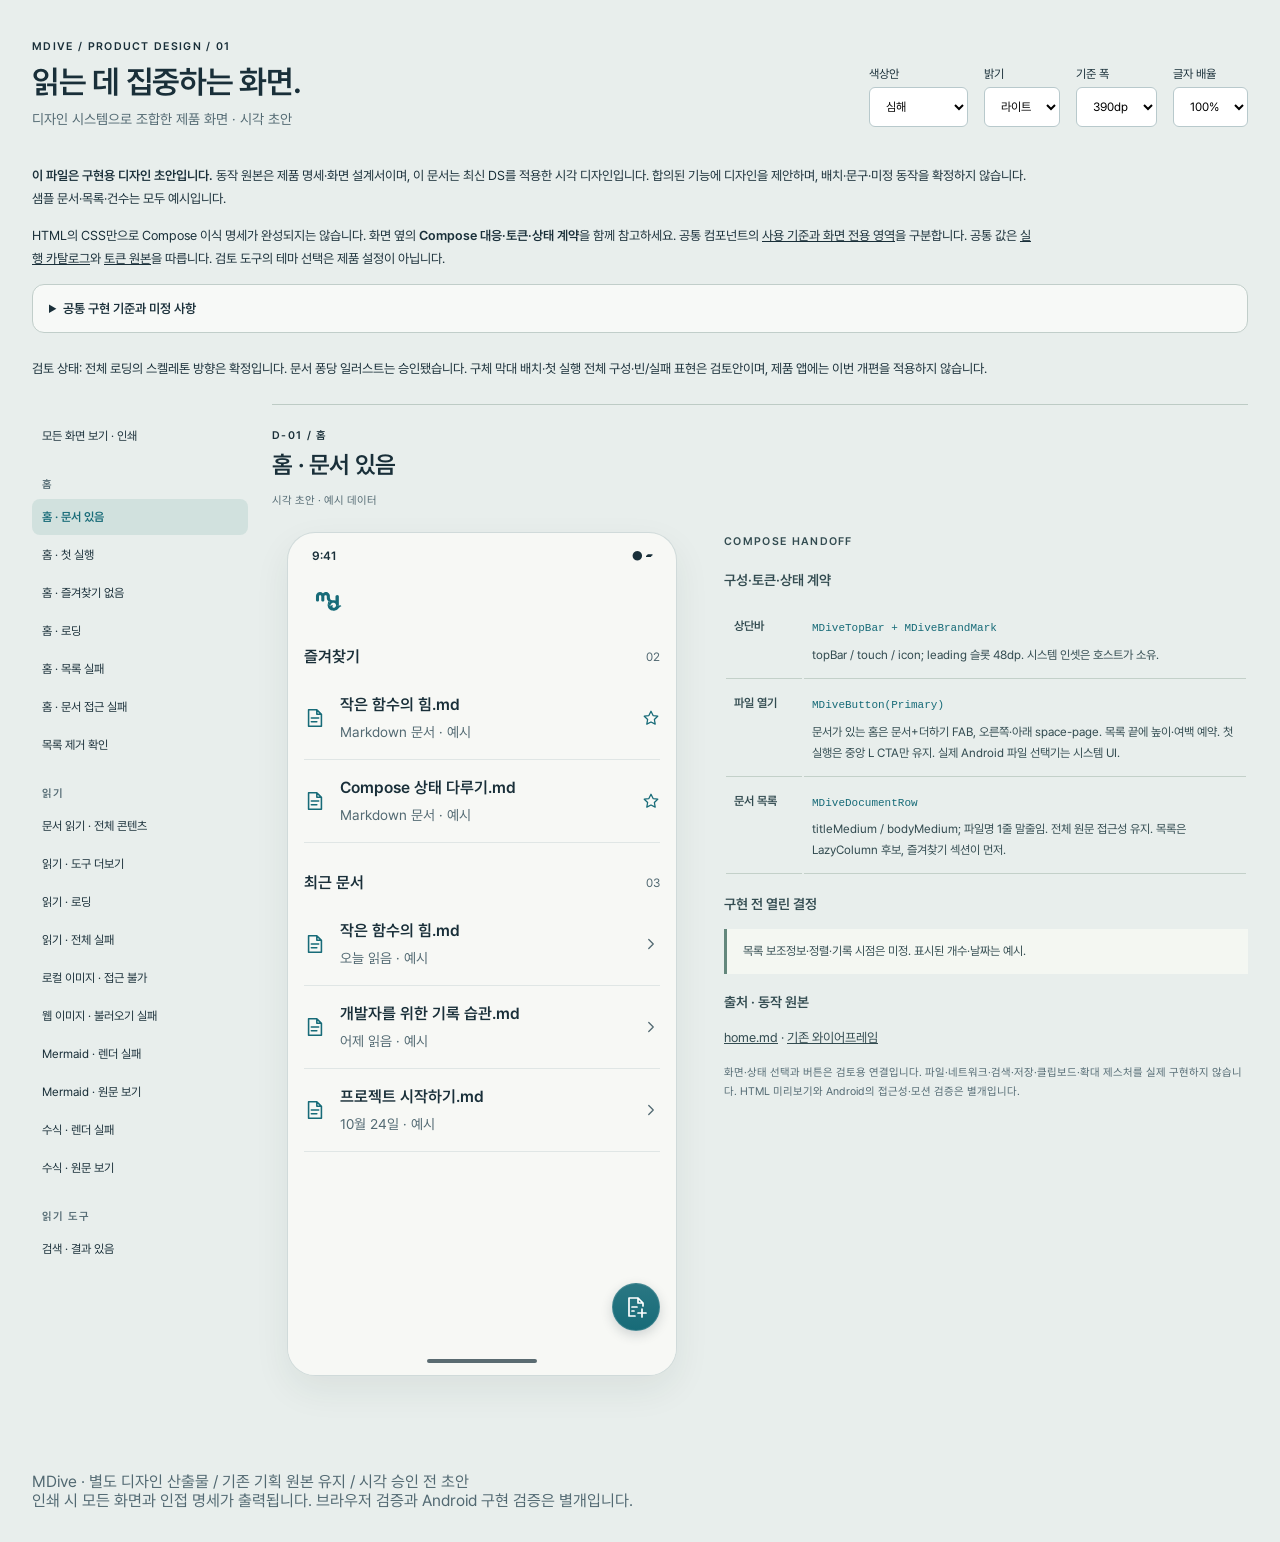
<file: docs/design/screens/index.html>
<!doctype html>
<html lang="ko">
<head>
<meta charset="utf-8">
<meta name="viewport" content="width=device-width,initial-scale=1">
<title>MDive · 제품 화면 디자인</title>
<link rel="stylesheet" href="../../../design-system/generated/tokens.css">
<link rel="stylesheet" href="../../../design-system/components.css?v=circle-fab">
<link rel="stylesheet" href="../../../design-system/feedback.css?reader-menu">
<link rel="stylesheet" href="screens.css?v=spec-embed">
</head>
<body>
<header class="design-header">
<div>
<div class="eyebrow">MDIVE / PRODUCT DESIGN / 01</div>
<h1>읽는 데 집중하는 화면.</h1>
<p>디자인 시스템으로 조합한 제품 화면 · 시각 초안</p>
</div>
<div class="review-controls">
<label>색상안<select id="palette">
<option value="deepsea">심해</option>
<option value="blue">청량한 바다</option>
<option value="green">편안한 초록</option>
</select>
</label>
<label>밝기<select id="brightness">
<option value="light">라이트</option>
<option value="dark">다크</option>
</select>
</label>
<label>기준 폭<select id="width">
<option value="390">390dp</option>
<option value="360">360dp</option>
<option value="320">320dp</option>
</select>
</label>
<label>글자 배율<select id="scale">
<option value="1">100%</option>
<option value="1.3">130%</option>
<option value="1.6">160%</option>
</select>
</label>
</div>
</header>
<div class="design-intro">
<p>
<strong>이 파일은 구현용 디자인 초안입니다.</strong> 동작 원본은 제품 명세·화면 설계서이며, 이 문서는 최신 DS를 적용한 시각 디자인입니다. 합의된 기능에 디자인을 제안하며, 배치·문구·미정 동작을 확정하지 않습니다. 샘플 문서·목록·건수는 모두 예시입니다.</p>
<p>HTML의 CSS만으로 Compose 이식 명세가 완성되지는 않습니다. 화면 옆의 <strong>Compose 대응·토큰·상태 계약</strong>을 함께 참고하세요. 공통 컴포넌트의 <a href="component-usage.md">사용 기준과 화면 전용 영역</a>을 구분합니다. 공통 값은 <a href="../../../design-system/generated/catalog.html">실행 카탈로그</a>와 <a href="../../../design-system/tokens.json">토큰 원본</a>을 따릅니다. 검토 도구의 테마 선택은 제품 설정이 아닙니다.</p>
<details>
<summary>공통 구현 기준과 미정 사항</summary>
<ul>
<li>CSS 1px ≈ 기준 Android 1dp, 글꼴 px ≈ 기본 fontScale 1의 sp를 표현한 검토 좌표입니다. 실제 픽셀 일치 보장은 아닙니다. 390 × 844는 프레임 예시이며 실제 기기 치수가 아닙니다.</li>
<li>시스템 바 높이를 앱에 고정하지 마세요. 호스트에서 실제 WindowInsets를 적용합니다. 화면에는 상태바/탐색바의 검토용 영역만 표시합니다. 모달·IME 인셋은 중복 적용하지 않습니다.</li>
<li>화면은 State / Intent / Effect / BaseViewModel을 사용합니다. UI는 이벤트만 전달하고 파일 선택·외부 링크·클립보드 같은 일회성 동작은 호스트 Effect로 처리합니다. 미정된 저장 정책이나 파서 선택은 이 디자인이 정하지 않습니다.</li>
<li>최소 터치 touch, 선택 의미·전체 파일명 낭독·입력 레이블 제공. 내용은 색상만으로 구분하지 않습니다. 큰 글자에서 텍스트를 자르지 않고 높이를 확장합니다. 검색 한 줄의 큰 글자·극소 폭 대응과 태블릿은 구현 전 추가 합의가 필요합니다.</li>
<li>본문 최대 폭·태블릿 분할·가로 모드·큰 문서 최적화는 미정입니다. 여기서는 휴대폰 세로 시각 초안을 제공합니다. 본문은 데이터·slot 기반 Markdown DS API로 조합합니다. 문법 해석·파일 로딩·렌더 엔진은 포함하지 않습니다.</li>
<li>모달 닫기/복귀/검색 IME/책갈피 저장·복원 정책 등 아래 미정 사항은 구현 전에 합의합니다. HTML의 이동은 디자인 검토용이며 앱 내비게이션 정책이 아닙니다.</li>
</ul>
</details>
</div>
<p class="design-intro">검토 상태: 전체 로딩의 스켈레톤 방향은 확정입니다. 문서 퐁당 일러스트는 승인됐습니다. 구체 막대 배치·첫 실행 전체 구성·빈/실패 표현은 검토안이며, 제품 앱에는 이번 개편을 적용하지 않습니다.</p>
<div class="design-layout">
<nav class="screen-nav" aria-label="디자인 화면 목록">
<a href="#all" id="show-all">모든 화면 보기 · 인쇄</a>
<h2>홈</h2>
<a href="#home" data-select="home">홈 · 문서 있음</a>
<a href="#home-empty" data-select="home-empty">홈 · 첫 실행</a>
<a href="#home-no-favorites" data-select="home-no-favorites">홈 · 즐겨찾기 없음</a>
<a href="#home-loading" data-select="home-loading">홈 · 로딩</a>
<a href="#home-error" data-select="home-error">홈 · 목록 실패</a>
<a href="#access-error" data-select="access-error">홈 · 문서 접근 실패</a>
<a href="#remove" data-select="remove">목록 제거 확인</a>
<h2>읽기</h2>
<a href="#reader" data-select="reader">문서 읽기 · 전체 콘텐츠</a>
<a href="#reader-more" data-select="reader-more">읽기 · 도구 더보기</a>
<a href="#reader-loading" data-select="reader-loading">읽기 · 로딩</a>
<a href="#reader-error" data-select="reader-error">읽기 · 전체 실패</a>
<a href="#local-image" data-select="local-image">로컬 이미지 · 접근 불가</a>
<a href="#web-image" data-select="web-image">웹 이미지 · 불러오기 실패</a>
<a href="#resource-error" data-select="resource-error">Mermaid · 렌더 실패</a>
<a href="#source" data-select="source">Mermaid · 원문 보기</a>
<a href="#math-error" data-select="math-error">수식 · 렌더 실패</a>
<a href="#math-source" data-select="math-source">수식 · 원문 보기</a>
<h2>읽기 도구</h2>
<a href="#search" data-select="search">검색 · 결과 있음</a>
<a href="#search-empty" data-select="search-empty">검색 · 입력 전</a>
<a href="#search-none" data-select="search-none">검색 · 결과 없음</a>
<a href="#toc" data-select="toc">읽기 도구 · 목차</a>
<a href="#bookmarks" data-select="bookmarks">읽기 도구 · 책갈피</a>
<a href="#toc-empty" data-select="toc-empty">목차 · 제목 없음</a>
<a href="#bookmarks-empty" data-select="bookmarks-empty">책갈피 · 없음</a>
<a href="#bookmark-lost" data-select="bookmark-lost">책갈피 · 위치 복원 불가</a>
<a href="#rename" data-select="rename">책갈피 · 이름 편집</a>
<a href="#settings" data-select="settings">읽기 설정 · 본문 크기</a>
<h2>확대</h2>
<a href="#expand-image" data-select="expand-image">이미지 확대</a>
<a href="#expand-diagram" data-select="expand-diagram">Mermaid 확대</a>
<h2>피드백</h2>
<a href="#copied" data-select="copied">피드백 · 코드 복사 완료</a>
<a href="#saved" data-select="saved">피드백 · 책갈피 추가 완료</a>
<a href="#save-error" data-select="save-error">저장 실패 · 복구 배너</a>
<a href="#link-error" data-select="link-error">상대 문서 링크 · 접근 실패</a>
<a href="#copy-error" data-select="copy-error">코드 복사 · 실패</a>
<a href="#favorite-error" data-select="favorite-error">즐겨찾기 · 저장 실패</a>
<h2>최신 Markdown DS · 상태 비교</h2>
<a href="#reader-extensions" data-select="reader-extensions">읽기 · callout과 접기</a>
<a href="#reader-references" data-select="reader-references">읽기 · 각주와 참고문헌</a>
<a href="#resource-loading" data-select="resource-loading">읽기 · 리소스 준비 중</a>
<a href="#reader-stress" data-select="reader-stress">읽기 · 긴 콘텐츠와 부분 실패</a>
<a href="#embedded-preview" data-select="embedded-preview">읽기 · 메타데이터와 임베드 상태</a>
<a href="#home-partial" data-select="home-partial">홈 · 최근 목록 부분 실패</a>
</nav>
<main class="boards" id="boards">
<section class="board" id="home" aria-labelledby="title-home">
<header class="board-header">
<div class="eyebrow">D-01 / 홈</div>
<h2 id="title-home">홈 · 문서 있음</h2>
<span class="draft">시각 초안 · 예시 데이터</span>
</header>
<div class="board-content">
<div class="device" data-palette="deepsea" data-theme="light">
<div class="system-status" aria-hidden="true">
<span>9:41</span>
<span>● ▰</span>
</div>
<div class="app-frame">
<header class="topbar">
<span class="brand-mark" role="img" aria-label="MDive"></span>
</header>
<div class="viewport-content home-content home-with-file-fab">
<h2>즐겨찾기 <span>02</span>
</h2>
<button class="document-row" data-favorite="true" data-go="reader">
<svg class="icon" aria-hidden="true" viewBox="0 0 24 24">
<path d="M14 3H5V21H19V8L14 3Z M14 3V8H19 M8 12H16 M8 16H14"/>
</svg>
<div>
<strong>작은 함수의 힘.md</strong>
<small>Markdown 문서 · 예시</small>
</div>
<svg class="icon" aria-hidden="true" viewBox="0 0 24 24">
<path d="M12 3L14.8 8.7L21 9.6L16.5 14L17.6 20.2L12 17.3L6.4 20.2L7.5 14L3 9.6L9.2 8.7Z"/>
</svg>
</button>
<button class="document-row" data-favorite="true" data-go="reader">
<svg class="icon" aria-hidden="true" viewBox="0 0 24 24">
<path d="M14 3H5V21H19V8L14 3Z M14 3V8H19 M8 12H16 M8 16H14"/>
</svg>
<div>
<strong>Compose 상태 다루기.md</strong>
<small>Markdown 문서 · 예시</small>
</div>
<svg class="icon" aria-hidden="true" viewBox="0 0 24 24">
<path d="M12 3L14.8 8.7L21 9.6L16.5 14L17.6 20.2L12 17.3L6.4 20.2L7.5 14L3 9.6L9.2 8.7Z"/>
</svg>
</button>
<h2>최근 문서 <span>03</span>
</h2>
<button class="document-row" data-go="reader">
<svg class="icon" aria-hidden="true" viewBox="0 0 24 24">
<path d="M14 3H5V21H19V8L14 3Z M14 3V8H19 M8 12H16 M8 16H14"/>
</svg>
<div>
<strong>작은 함수의 힘.md</strong>
<small>오늘 읽음 · 예시</small>
</div>
<svg class="icon" aria-hidden="true" viewBox="0 0 24 24">
<path d="M9 6L15 12L9 18"/>
</svg>
</button>
<button class="document-row" data-go="reader">
<svg class="icon" aria-hidden="true" viewBox="0 0 24 24">
<path d="M14 3H5V21H19V8L14 3Z M14 3V8H19 M8 12H16 M8 16H14"/>
</svg>
<div>
<strong>개발자를 위한 기록 습관.md</strong>
<small>어제 읽음 · 예시</small>
</div>
<svg class="icon" aria-hidden="true" viewBox="0 0 24 24">
<path d="M9 6L15 12L9 18"/>
</svg>
</button>
<button class="document-row" data-go="reader">
<svg class="icon" aria-hidden="true" viewBox="0 0 24 24">
<path d="M14 3H5V21H19V8L14 3Z M14 3V8H19 M8 12H16 M8 16H14"/>
</svg>
<div>
<strong>프로젝트 시작하기.md</strong>
<small>10월 24일 · 예시</small>
</div>
<svg class="icon" aria-hidden="true" viewBox="0 0 24 24">
<path d="M9 6L15 12L9 18"/>
</svg>
</button>
</div>
<button class="button size-l floating-action-button is-icon-only home-file-fab" type="button" data-demo="파일 열기 시각 예시입니다. 실제 파일 선택기를 열지 않습니다." aria-label="파일 열기"><svg class="icon" aria-hidden="true" viewBox="0 0 24 24"><path d="M14 3H5V21H11 M14 3V8H19V11 M14 3L19 8 M8 12H13 M8 16H10 M18 14V22 M14 18H22"/></svg></button>
</div>
<div class="system-nav" aria-hidden="true">
<span>
</span>
</div>
</div>
<aside class="inspector">
<div class="eyebrow">COMPOSE HANDOFF</div>
<h3>구성·토큰·상태 계약</h3>
<table>
<tbody>
<tr>
<th>상단바</th>
<td>
<code>MDiveTopBar + MDiveBrandMark</code>
<p>topBar / touch / icon; leading 슬롯 48dp. 시스템 인셋은 호스트가 소유.</p>
</td>
</tr>
<tr>
<th>파일 열기</th>
<td>
<code>MDiveButton(Primary)</code>
<p>문서가 있는 홈은 문서+더하기 FAB, 오른쪽·아래 space-page. 목록 끝에 높이·여백 예약. 첫 실행은 중앙 L CTA만 유지. 실제 Android 파일 선택기는 시스템 UI.</p>
</td>
</tr>
<tr>
<th>문서 목록</th>
<td>
<code>MDiveDocumentRow</code>
<p>titleMedium / bodyMedium; 파일명 1줄 말줄임. 전체 원문 접근성 유지. 목록은 LazyColumn 후보, 즐겨찾기 섹션이 먼저.</p>
</td>
</tr>
</tbody>
</table>
<h3>구현 전 열린 결정</h3>
<p class="decision">목록 보조정보·정렬·기록 시점은 미정. 표시된 개수·날짜는 예시.</p>
<h3>출처 · 동작 원본</h3>
<p>
<a href="../../product/home.md">home.md</a> · <a href="../../product/screens/home.html#s-02">기존 와이어프레임</a>
</p>
<p class="minor">화면·상태 선택과 버튼은 검토용 연결입니다. 파일·네트워크·검색·저장·클립보드·확대 제스처를 실제 구현하지 않습니다. HTML 미리보기와 Android의 접근성·모션 검증은 별개입니다.</p>
</aside>
</div>
</section>
<section class="board" id="home-empty" aria-labelledby="title-home-empty">
<header class="board-header">
<div class="eyebrow">D-02 / 홈</div>
<h2 id="title-home-empty">홈 · 첫 실행</h2>
<span class="draft">시각 초안 · 예시 데이터</span>
</header>
<div class="board-content">
<div class="device" data-palette="deepsea" data-theme="light">
<div class="system-status" aria-hidden="true">
<span>9:41</span>
<span>● ▰</span>
</div>
<div class="app-frame">
<header class="topbar">
<span class="brand-mark" role="img" aria-label="MDive"></span>
</header>
<div class="viewport-content state-viewport">
<div class="ds-state">

<span class="ds-welcome-illustration" aria-hidden="true"></span>
<div class="welcome-copy">
<h3>반가워요.</h3>
<p>Markdown 문서를 열고 편안하게 읽어보세요.</p>
</div>
<div class="ds-state-actions is-compact">
<button class="button size-l" type="button" data-demo="시각 예시입니다. 실제 파일·저장 작업은 수행하지 않습니다.">파일 열기</button>
</div>
</div>
</div>
</div>
<div class="system-nav" aria-hidden="true">
<span>
</span>
</div>
</div>
<aside class="inspector">
<div class="eyebrow">COMPOSE HANDOFF</div>
<h3>구성·토큰·상태 계약</h3>
<table>
<tbody>
<tr>
<th>상단바</th>
<td>
<code>MDiveTopBar + MDiveBrandMark</code>
<p>topBar / touch / icon; leading 슬롯 48dp. 시스템 인셋은 호스트가 소유.</p>
</td>
</tr>
<tr>
<th>파일 열기</th>
<td>
<code>MDiveButton(Primary)</code>
<p>내용 폭 파일 열기, 첫 실행 L·재방문 M. 기본 좌우 space-page. 실제 Android 파일 선택기는 시스템 UI.</p>
</td>
</tr>
<tr>
<th>문서 목록</th>
<td>
<code>MDiveDocumentRow</code>
<p>titleMedium / bodyMedium; 파일명 1줄 말줄임. 전체 원문 접근성 유지. 목록은 LazyColumn 후보, 즐겨찾기 섹션이 먼저.</p>
</td>
</tr>
</tbody>
</table>
<h3>구현 전 열린 결정</h3>
<p class="decision">파일 선택 취소 시 홈 유지 확정. 안내 문구·세부 배치는 시각 초안.</p>
<h3>출처 · 동작 원본</h3>
<p>
<a href="../../product/home.md">home.md</a> · <a href="../../product/screens/home.html#s-02">기존 와이어프레임</a>
</p>
<p class="minor">화면·상태 선택과 버튼은 검토용 연결입니다. 파일·네트워크·검색·저장·클립보드·확대 제스처를 실제 구현하지 않습니다. HTML 미리보기와 Android의 접근성·모션 검증은 별개입니다.</p>
</aside>
</div>
</section>
<section class="board" id="home-no-favorites" aria-labelledby="title-home-no-favorites">
<header class="board-header">
<div class="eyebrow">D-03 / 홈</div>
<h2 id="title-home-no-favorites">홈 · 즐겨찾기 없음</h2>
<span class="draft">시각 초안 · 예시 데이터</span>
</header>
<div class="board-content">
<div class="device" data-palette="deepsea" data-theme="light">
<div class="system-status" aria-hidden="true">
<span>9:41</span>
<span>● ▰</span>
</div>
<div class="app-frame">
<header class="topbar">
<span class="brand-mark" role="img" aria-label="MDive"></span>
</header>
<div class="viewport-content home-content home-with-file-fab">
<h2>즐겨찾기 <span>00</span>
</h2>
<div class="ds-inline">
<svg class="icon" aria-hidden="true" viewBox="0 0 24 24">
<path d="M12 3L14.8 8.7L21 9.6L16.5 14L17.6 20.2L12 17.3L6.4 20.2L7.5 14L3 9.6L9.2 8.7Z"/>
</svg>
<div>
<strong>자주 읽는 문서를 모아보세요</strong>
<p>읽기 화면의 별표로 추가할 수 있어요.</p>
</div>
</div>
<h2>최근 문서 <span>03</span>
</h2>
<button class="document-row" data-go="reader">
<svg class="icon" aria-hidden="true" viewBox="0 0 24 24">
<path d="M14 3H5V21H19V8L14 3Z M14 3V8H19 M8 12H16 M8 16H14"/>
</svg>
<div>
<strong>작은 함수의 힘.md</strong>
<small>오늘 읽음 · 예시</small>
</div>
<svg class="icon" aria-hidden="true" viewBox="0 0 24 24">
<path d="M9 6L15 12L9 18"/>
</svg>
</button>
<button class="document-row" data-go="reader">
<svg class="icon" aria-hidden="true" viewBox="0 0 24 24">
<path d="M14 3H5V21H19V8L14 3Z M14 3V8H19 M8 12H16 M8 16H14"/>
</svg>
<div>
<strong>개발자를 위한 기록 습관.md</strong>
<small>어제 읽음 · 예시</small>
</div>
<svg class="icon" aria-hidden="true" viewBox="0 0 24 24">
<path d="M9 6L15 12L9 18"/>
</svg>
</button>
<button class="document-row" data-go="reader">
<svg class="icon" aria-hidden="true" viewBox="0 0 24 24">
<path d="M14 3H5V21H19V8L14 3Z M14 3V8H19 M8 12H16 M8 16H14"/>
</svg>
<div>
<strong>프로젝트 시작하기.md</strong>
<small>10월 24일 · 예시</small>
</div>
<svg class="icon" aria-hidden="true" viewBox="0 0 24 24">
<path d="M9 6L15 12L9 18"/>
</svg>
</button>
</div>
<button class="button size-l floating-action-button is-icon-only home-file-fab" type="button" data-demo="파일 열기 시각 예시입니다. 실제 파일 선택기를 열지 않습니다." aria-label="파일 열기"><svg class="icon" aria-hidden="true" viewBox="0 0 24 24"><path d="M14 3H5V21H11 M14 3V8H19V11 M14 3L19 8 M8 12H13 M8 16H10 M18 14V22 M14 18H22"/></svg></button>
</div>
<div class="system-nav" aria-hidden="true">
<span>
</span>
</div>
</div>
<aside class="inspector">
<div class="eyebrow">COMPOSE HANDOFF</div>
<h3>구성·토큰·상태 계약</h3>
<table>
<tbody>
<tr>
<th>상단바</th>
<td>
<code>MDiveTopBar + MDiveBrandMark</code>
<p>topBar / touch / icon; leading 슬롯 48dp. 시스템 인셋은 호스트가 소유.</p>
</td>
</tr>
<tr>
<th>파일 열기</th>
<td>
<code>MDiveButton(Primary)</code>
<p>문서가 있는 홈은 문서+더하기 FAB, 오른쪽·아래 space-page. 목록 끝에 높이·여백 예약. 첫 실행은 중앙 L CTA만 유지. 실제 Android 파일 선택기는 시스템 UI.</p>
</td>
</tr>
<tr>
<th>문서 목록</th>
<td>
<code>MDiveDocumentRow</code>
<p>titleMedium / bodyMedium; 파일명 1줄 말줄임. 전체 원문 접근성 유지. 목록은 LazyColumn 후보, 즐겨찾기 섹션이 먼저.</p>
</td>
</tr>
</tbody>
</table>
<h3>구현 전 열린 결정</h3>
<p class="decision">빈 즐겨찾기 영역의 크기·노출 여부 제안. 최근 문서는 유지.</p>
<h3>출처 · 동작 원본</h3>
<p>
<a href="../../product/home.md">home.md</a> · <a href="../../product/screens/home.html#s-02">기존 와이어프레임</a>
</p>
<p class="minor">화면·상태 선택과 버튼은 검토용 연결입니다. 파일·네트워크·검색·저장·클립보드·확대 제스처를 실제 구현하지 않습니다. HTML 미리보기와 Android의 접근성·모션 검증은 별개입니다.</p>
</aside>
</div>
</section>
<section class="board" id="home-loading" aria-labelledby="title-home-loading">
<header class="board-header">
<div class="eyebrow">D-04 / 홈</div>
<h2 id="title-home-loading">홈 · 로딩</h2>
<span class="draft">시각 초안 · 예시 데이터</span>
</header>
<div class="board-content">
<div class="device" data-palette="deepsea" data-theme="light">
<div class="system-status" aria-hidden="true">
<span>9:41</span>
<span>● ▰</span>
</div>
<div class="app-frame">
<header class="topbar">
<span class="brand-mark" role="img" aria-label="MDive"></span>
</header>
<div class="viewport-content">
<div class="ds-skeleton home-skeleton" role="status" aria-label="문서 목록을 준비하고 있어요"><div aria-hidden="true"><div class="skeleton-group"><span class="ds-skeleton-line" style="width:34%;height:18px"></span><div class="skeleton-row"><span class="ds-skeleton-line" style="width:72%"></span><span class="ds-skeleton-line" style="width:43%;height:10px"></span></div><div class="skeleton-row"><span class="ds-skeleton-line" style="width:72%"></span><span class="ds-skeleton-line" style="width:43%;height:10px"></span></div><div class="skeleton-row"><span class="ds-skeleton-line" style="width:72%"></span><span class="ds-skeleton-line" style="width:43%;height:10px"></span></div></div><div class="skeleton-group"><span class="ds-skeleton-line" style="width:34%;height:18px"></span><div class="skeleton-row"><span class="ds-skeleton-line" style="width:72%"></span><span class="ds-skeleton-line" style="width:43%;height:10px"></span></div><div class="skeleton-row"><span class="ds-skeleton-line" style="width:72%"></span><span class="ds-skeleton-line" style="width:43%;height:10px"></span></div><div class="skeleton-row"><span class="ds-skeleton-line" style="width:72%"></span><span class="ds-skeleton-line" style="width:43%;height:10px"></span></div></div></div></div>
</div>
</div>
<div class="system-nav" aria-hidden="true">
<span>
</span>
</div>
</div>
<aside class="inspector">
<div class="eyebrow">COMPOSE HANDOFF</div>
<h3>구성·토큰·상태 계약</h3>
<table>
<tbody>
<tr>
<th>상단바</th>
<td>
<code>MDiveTopBar + MDiveBrandMark</code>
<p>topBar / touch / icon; leading 슬롯 48dp. 시스템 인셋은 호스트가 소유.</p>
</td>
</tr>
<tr>
<th>파일 열기</th>
<td>
<code>MDiveButton(Primary)</code>
<p>내용 폭 파일 열기, 첫 실행 L·재방문 M. 기본 좌우 space-page. 실제 Android 파일 선택기는 시스템 UI.</p>
</td>
</tr>
<tr>
<th>문서 목록</th>
<td>
<code>MDiveDocumentRow</code>
<p>titleMedium / bodyMedium; 파일명 1줄 말줄임. 전체 원문 접근성 유지. 목록은 LazyColumn 후보, 즐겨찾기 섹션이 먼저.</p>
</td>
</tr>
<tr>
<th>전체 상태</th>
<td>
<code>MDiveSkeleton</code>
<p>화면 구조에 맞는 비상호작용 스켈레톤. status 이름 한 번, 장식 막대는 접근성에서 숨김.</p>
</td>
</tr>
</tbody>
</table>
<h3>구현 전 열린 결정</h3>
<p class="decision">로딩 표시 시점·파일 열기 사용 가능 여부·부분 실패/재시도 정책 미정.</p>
<h3>출처 · 동작 원본</h3>
<p>
<a href="../../product/home.md">home.md</a> · <a href="../../product/screens/home.html#s-02">기존 와이어프레임</a>
</p>
<p class="minor">화면·상태 선택과 버튼은 검토용 연결입니다. 파일·네트워크·검색·저장·클립보드·확대 제스처를 실제 구현하지 않습니다. HTML 미리보기와 Android의 접근성·모션 검증은 별개입니다.</p>
</aside>
</div>
</section>
<section class="board" id="home-error" aria-labelledby="title-home-error">
<header class="board-header">
<div class="eyebrow">D-05 / 홈</div>
<h2 id="title-home-error">홈 · 목록 실패</h2>
<span class="draft">시각 초안 · 예시 데이터</span>
</header>
<div class="board-content">
<div class="device" data-palette="deepsea" data-theme="light">
<div class="system-status" aria-hidden="true">
<span>9:41</span>
<span>● ▰</span>
</div>
<div class="app-frame">
<header class="topbar">
<span class="brand-mark" role="img" aria-label="MDive"></span>
</header>
<div class="viewport-content state-viewport">
<div class="ds-state">

<h3>목록을 불러오지 못했어요</h3>
<p>저장된 목록을 확인할 수 없습니다.</p>
<div class="ds-state-actions is-compact">
<button class="button secondary size-m" type="button" data-go="home">다시 시도</button>
</div>
</div>
</div>
</div>
<div class="system-nav" aria-hidden="true">
<span>
</span>
</div>
</div>
<aside class="inspector">
<div class="eyebrow">COMPOSE HANDOFF</div>
<h3>구성·토큰·상태 계약</h3>
<table>
<tbody>
<tr>
<th>상단바</th>
<td>
<code>MDiveTopBar + MDiveBrandMark</code>
<p>topBar / touch / icon; leading 슬롯 48dp. 시스템 인셋은 호스트가 소유.</p>
</td>
</tr>
<tr>
<th>파일 열기</th>
<td>
<code>MDiveButton(Primary)</code>
<p>내용 폭 파일 열기, 첫 실행 L·재방문 M. 기본 좌우 space-page. 실제 Android 파일 선택기는 시스템 UI.</p>
</td>
</tr>
<tr>
<th>문서 목록</th>
<td>
<code>MDiveDocumentRow</code>
<p>titleMedium / bodyMedium; 파일명 1줄 말줄임. 전체 원문 접근성 유지. 목록은 LazyColumn 후보, 즐겨찾기 섹션이 먼저.</p>
</td>
</tr>
<tr>
<th>전체 상태</th>
<td>
<code>MDiveStatePanel</code>
<p>Loading / Failure를 Empty와 구분. loading 시 진행 의미 제공.</p>
</td>
</tr>
</tbody>
</table>
<h3>구현 전 열린 결정</h3>
<p class="decision">로딩 표시 시점·파일 열기 사용 가능 여부·부분 실패/재시도 정책 미정.</p>
<h3>출처 · 동작 원본</h3>
<p>
<a href="../../product/home.md">home.md</a> · <a href="../../product/screens/home.html#s-02">기존 와이어프레임</a>
</p>
<p class="minor">화면·상태 선택과 버튼은 검토용 연결입니다. 파일·네트워크·검색·저장·클립보드·확대 제스처를 실제 구현하지 않습니다. HTML 미리보기와 Android의 접근성·모션 검증은 별개입니다.</p>
</aside>
</div>
</section>
<section class="board" id="access-error" aria-labelledby="title-access-error">
<header class="board-header">
<div class="eyebrow">D-06 / 홈</div>
<h2 id="title-access-error">홈 · 문서 접근 실패</h2>
<span class="draft">시각 초안 · 예시 데이터</span>
</header>
<div class="board-content">
<div class="device" data-palette="deepsea" data-theme="light">
<div class="system-status" aria-hidden="true">
<span>9:41</span>
<span>● ▰</span>
</div>
<div class="app-frame">
<header class="topbar" inert aria-hidden="true">
<span class="brand-mark" role="img" aria-label="MDive"></span>
</header>
<div class="viewport-content home-content home-with-file-fab" inert aria-hidden="true">
<h2>즐겨찾기 <span>02</span>
</h2>
<button class="document-row" data-favorite="true" data-go="reader">
<svg class="icon" aria-hidden="true" viewBox="0 0 24 24">
<path d="M14 3H5V21H19V8L14 3Z M14 3V8H19 M8 12H16 M8 16H14"/>
</svg>
<div>
<strong>작은 함수의 힘.md</strong>
<small>Markdown 문서 · 예시</small>
</div>
<svg class="icon" aria-hidden="true" viewBox="0 0 24 24">
<path d="M12 3L14.8 8.7L21 9.6L16.5 14L17.6 20.2L12 17.3L6.4 20.2L7.5 14L3 9.6L9.2 8.7Z"/>
</svg>
</button>
<button class="document-row" data-favorite="true" data-go="reader">
<svg class="icon" aria-hidden="true" viewBox="0 0 24 24">
<path d="M14 3H5V21H19V8L14 3Z M14 3V8H19 M8 12H16 M8 16H14"/>
</svg>
<div>
<strong>Compose 상태 다루기.md</strong>
<small>Markdown 문서 · 예시</small>
</div>
<svg class="icon" aria-hidden="true" viewBox="0 0 24 24">
<path d="M12 3L14.8 8.7L21 9.6L16.5 14L17.6 20.2L12 17.3L6.4 20.2L7.5 14L3 9.6L9.2 8.7Z"/>
</svg>
</button>
<h2>최근 문서 <span>03</span>
</h2>
<button class="document-row" data-go="reader">
<svg class="icon" aria-hidden="true" viewBox="0 0 24 24">
<path d="M14 3H5V21H19V8L14 3Z M14 3V8H19 M8 12H16 M8 16H14"/>
</svg>
<div>
<strong>작은 함수의 힘.md</strong>
<small>오늘 읽음 · 예시</small>
</div>
<svg class="icon" aria-hidden="true" viewBox="0 0 24 24">
<path d="M9 6L15 12L9 18"/>
</svg>
</button>
<button class="document-row" data-go="reader">
<svg class="icon" aria-hidden="true" viewBox="0 0 24 24">
<path d="M14 3H5V21H19V8L14 3Z M14 3V8H19 M8 12H16 M8 16H14"/>
</svg>
<div>
<strong>개발자를 위한 기록 습관.md</strong>
<small>어제 읽음 · 예시</small>
</div>
<svg class="icon" aria-hidden="true" viewBox="0 0 24 24">
<path d="M9 6L15 12L9 18"/>
</svg>
</button>
<button class="document-row" data-go="reader">
<svg class="icon" aria-hidden="true" viewBox="0 0 24 24">
<path d="M14 3H5V21H19V8L14 3Z M14 3V8H19 M8 12H16 M8 16H14"/>
</svg>
<div>
<strong>프로젝트 시작하기.md</strong>
<small>10월 24일 · 예시</small>
</div>
<svg class="icon" aria-hidden="true" viewBox="0 0 24 24">
<path d="M9 6L15 12L9 18"/>
</svg>
</button>
</div>
<button class="button size-l floating-action-button is-icon-only home-file-fab" type="button" data-demo="파일 열기 시각 예시입니다. 실제 파일 선택기를 열지 않습니다." inert aria-hidden="true" aria-label="파일 열기"><svg class="icon" aria-hidden="true" viewBox="0 0 24 24"><path d="M14 3H5V21H11 M14 3V8H19V11 M14 3L19 8 M8 12H13 M8 16H10 M18 14V22 M14 18H22"/></svg></button>
<div class="scrim" aria-hidden="true"></div>
<div class="ds-overlay ds-dialog screen-dialog" data-preview role="dialog" aria-modal="true" aria-labelledby="access-error-dialog-title" aria-describedby="access-error-dialog-detail">
<div class="ds-dialog-body"><h3 id="access-error-dialog-title">문서를 열지 못했어요</h3><p id="access-error-dialog-detail">작은 함수의 힘.md에 접근할 수 없습니다. 파일이 이동되었거나 접근 권한이 달라졌을 수 있습니다.</p><p>목록의 항목과 원본 파일은 그대로 유지됩니다.</p></div>
<div class="ds-dialog-actions"><button class="button size-m" type="button" data-demo="파일 다시 연결 시안입니다. 실제 파일 선택기는 연결하지 않습니다.">파일 다시 연결</button><button class="button outlined size-m" type="button" data-go="remove">목록에서 제거…</button><button class="button quiet size-m" type="button" data-go="home">닫기</button></div>
</div>

</div>
<div class="system-nav" aria-hidden="true">
<span>
</span>
</div>
</div>
<aside class="inspector">
<div class="eyebrow">COMPOSE HANDOFF</div>
<h3>구성·토큰·상태 계약</h3>
<table>
<tbody>
<tr>
<th>상단바</th>
<td>
<code>MDiveTopBar + MDiveBrandMark</code>
<p>topBar / touch / icon; leading 슬롯 48dp. 시스템 인셋은 호스트가 소유.</p>
</td>
</tr>
<tr>
<th>파일 열기</th>
<td>
<code>MDiveButton(Primary)</code>
<p>문서가 있는 홈은 문서+더하기 FAB, 오른쪽·아래 space-page. 목록 끝에 높이·여백 예약. 첫 실행은 중앙 L CTA만 유지. 실제 Android 파일 선택기는 시스템 UI.</p>
</td>
</tr>
<tr>
<th>문서 목록</th>
<td>
<code>MDiveDocumentRow</code>
<p>titleMedium / bodyMedium; 파일명 1줄 말줄임. 전체 원문 접근성 유지. 목록은 LazyColumn 후보, 즐겨찾기 섹션이 먼저.</p>
</td>
</tr>
<tr>
<th>접근 실패</th>
<td>
<code>MDiveConfirmationDialog + MDiveButton(Outlined/Quiet, S)</code>
<p>홈 목록을 배경으로 유지하는 복구 다이얼로그. 파일 다시 연결·별도 제거 확인·닫기를 제공하며 배경 조작은 막는다.</p>
</td>
</tr>
</tbody>
</table>
<h3>구현 전 열린 결정</h3>
<p class="decision">안내는 복구 다이얼로그로 제공한다. 재연결 시 동일 문서 판별·책갈피 승계는 미정.</p>
<h3>출처 · 동작 원본</h3>
<p>
<a href="../../product/home.md">home.md</a> · <a href="../../product/screens/home.html#s-02">기존 와이어프레임</a>
</p>
<p class="minor">화면·상태 선택과 버튼은 검토용 연결입니다. 파일·네트워크·검색·저장·클립보드·확대 제스처를 실제 구현하지 않습니다. HTML 미리보기와 Android의 접근성·모션 검증은 별개입니다.</p>
</aside>
</div>
</section>
<section class="board" id="remove" aria-labelledby="title-remove">
<header class="board-header">
<div class="eyebrow">D-07 / 홈</div>
<h2 id="title-remove">목록 제거 확인</h2>
<span class="draft">시각 초안 · 예시 데이터</span>
</header>
<div class="board-content">
<div class="device" data-palette="deepsea" data-theme="light">
<div class="system-status" aria-hidden="true">
<span>9:41</span>
<span>● ▰</span>
</div>
<div class="app-frame">
<header class="topbar" inert aria-hidden="true">
<span class="brand-mark" role="img" aria-label="MDive"></span>
</header>
<div class="viewport-content home-content home-with-file-fab" inert aria-hidden="true">
<h2>즐겨찾기 <span>02</span>
</h2>
<button class="document-row" data-favorite="true" data-go="reader">
<svg class="icon" aria-hidden="true" viewBox="0 0 24 24">
<path d="M14 3H5V21H19V8L14 3Z M14 3V8H19 M8 12H16 M8 16H14"/>
</svg>
<div>
<strong>작은 함수의 힘.md</strong>
<small>Markdown 문서 · 예시</small>
</div>
<svg class="icon" aria-hidden="true" viewBox="0 0 24 24">
<path d="M12 3L14.8 8.7L21 9.6L16.5 14L17.6 20.2L12 17.3L6.4 20.2L7.5 14L3 9.6L9.2 8.7Z"/>
</svg>
</button>
<button class="document-row" data-favorite="true" data-go="reader">
<svg class="icon" aria-hidden="true" viewBox="0 0 24 24">
<path d="M14 3H5V21H19V8L14 3Z M14 3V8H19 M8 12H16 M8 16H14"/>
</svg>
<div>
<strong>Compose 상태 다루기.md</strong>
<small>Markdown 문서 · 예시</small>
</div>
<svg class="icon" aria-hidden="true" viewBox="0 0 24 24">
<path d="M12 3L14.8 8.7L21 9.6L16.5 14L17.6 20.2L12 17.3L6.4 20.2L7.5 14L3 9.6L9.2 8.7Z"/>
</svg>
</button>
<h2>최근 문서 <span>03</span>
</h2>
<button class="document-row" data-go="reader">
<svg class="icon" aria-hidden="true" viewBox="0 0 24 24">
<path d="M14 3H5V21H19V8L14 3Z M14 3V8H19 M8 12H16 M8 16H14"/>
</svg>
<div>
<strong>작은 함수의 힘.md</strong>
<small>오늘 읽음 · 예시</small>
</div>
<svg class="icon" aria-hidden="true" viewBox="0 0 24 24">
<path d="M9 6L15 12L9 18"/>
</svg>
</button>
<button class="document-row" data-go="reader">
<svg class="icon" aria-hidden="true" viewBox="0 0 24 24">
<path d="M14 3H5V21H19V8L14 3Z M14 3V8H19 M8 12H16 M8 16H14"/>
</svg>
<div>
<strong>개발자를 위한 기록 습관.md</strong>
<small>어제 읽음 · 예시</small>
</div>
<svg class="icon" aria-hidden="true" viewBox="0 0 24 24">
<path d="M9 6L15 12L9 18"/>
</svg>
</button>
<button class="document-row" data-go="reader">
<svg class="icon" aria-hidden="true" viewBox="0 0 24 24">
<path d="M14 3H5V21H19V8L14 3Z M14 3V8H19 M8 12H16 M8 16H14"/>
</svg>
<div>
<strong>프로젝트 시작하기.md</strong>
<small>10월 24일 · 예시</small>
</div>
<svg class="icon" aria-hidden="true" viewBox="0 0 24 24">
<path d="M9 6L15 12L9 18"/>
</svg>
</button>
</div>
<button class="button size-l floating-action-button is-icon-only home-file-fab" type="button" data-demo="파일 열기 시각 예시입니다. 실제 파일 선택기를 열지 않습니다." inert aria-hidden="true" aria-label="파일 열기"><svg class="icon" aria-hidden="true" viewBox="0 0 24 24"><path d="M14 3H5V21H11 M14 3V8H19V11 M14 3L19 8 M8 12H13 M8 16H10 M18 14V22 M14 18H22"/></svg></button>
<div class="scrim">
</div>
<div class="ds-overlay ds-dialog screen-dialog" data-preview role="dialog" aria-modal="true" aria-label="목록에서 제거 확인">
<div class="ds-dialog-body">
<h3>목록에서 제거할까요?</h3>
<p>이 문서의 바로가기를 목록에서 제거합니다. 원본 파일은 삭제되지 않습니다.</p>
<div class="ds-file-context">
<svg class="icon" aria-hidden="true" viewBox="0 0 24 24">
<path d="M14 3H5V21H19V8L14 3Z M14 3V8H19 M8 12H16 M8 16H14"/>
</svg>
<strong>작은 함수의 힘.md</strong>
</div>

</div>
<div class="ds-dialog-actions">
<button class="button size-m" type="button" data-go="home">목록에서 제거</button>
<button class="button quiet size-m" type="button" data-go="access-error">취소</button>
</div>
</div>
</div>
<div class="system-nav" aria-hidden="true">
<span>
</span>
</div>
</div>
<aside class="inspector">
<div class="eyebrow">COMPOSE HANDOFF</div>
<h3>구성·토큰·상태 계약</h3>
<table>
<tbody>
<tr>
<th>상단바</th>
<td>
<code>MDiveTopBar + MDiveBrandMark</code>
<p>topBar / touch / icon; leading 슬롯 48dp. 시스템 인셋은 호스트가 소유.</p>
</td>
</tr>
<tr>
<th>파일 열기</th>
<td>
<code>MDiveButton(Primary)</code>
<p>문서가 있는 홈은 문서+더하기 FAB, 오른쪽·아래 space-page. 목록 끝에 높이·여백 예약. 첫 실행은 중앙 L CTA만 유지. 실제 Android 파일 선택기는 시스템 UI.</p>
</td>
</tr>
<tr>
<th>문서 목록</th>
<td>
<code>MDiveDocumentRow</code>
<p>titleMedium / bodyMedium; 파일명 1줄 말줄임. 전체 원문 접근성 유지. 목록은 LazyColumn 후보, 즐겨찾기 섹션이 먼저.</p>
</td>
</tr>
<tr>
<th>확인</th>
<td>
<code>MDiveConfirmationDialog</code>
<p>dialogMaxWidth 제한; space-lg; 세로 버튼, 제목/파일명/원본 비삭제 설명. 처리 중 중복 입력 차단은 DS 계약.</p>
</td>
</tr>
</tbody>
</table>
<h3>구현 전 열린 결정</h3>
<p class="decision">목록 제거 전 확인과 원본 파일 비삭제는 합의. 관련 데이터 보관·처리 실패 정책은 미정.</p>
<h3>출처 · 동작 원본</h3>
<p>
<a href="../../product/home.md">home.md</a> · <a href="../../product/screens/home.html#s-02">기존 와이어프레임</a>
</p>
<p class="minor">화면·상태 선택과 버튼은 검토용 연결입니다. 파일·네트워크·검색·저장·클립보드·확대 제스처를 실제 구현하지 않습니다. HTML 미리보기와 Android의 접근성·모션 검증은 별개입니다.</p>
</aside>
</div>
</section>
<section class="board" id="reader" aria-labelledby="title-reader">
<header class="board-header">
<div class="eyebrow">D-08 / 읽기</div>
<h2 id="title-reader">문서 읽기 · 전체 콘텐츠</h2>
<span class="draft">시각 초안 · 예시 데이터</span>
</header>
<div class="board-content">
<div class="device" data-palette="deepsea" data-theme="light">
<div class="system-status" aria-hidden="true">
<span>9:41</span>
<span>● ▰</span>
</div>
<div class="app-frame">
<header class="topbar reader-topbar">
<button class="icon-button" type="button" aria-label="홈으로 · 시안" data-go="home">
<svg class="icon" aria-hidden="true" viewBox="0 0 24 24">
<path d="M19 12H5 M11 6L5 12L11 18"/>
</svg>
</button>
<strong>작은 함수의 힘.md</strong>
<button class="icon-button" type="button" data-favorite-toggle aria-pressed="false" aria-label="즐겨찾기에 추가 · 시안"><svg class="icon" aria-hidden="true" viewBox="0 0 24 24"><path d="M12 3L14.8 8.7L21 9.6L16.5 14L17.6 20.2L12 17.3L6.4 20.2L7.5 14L3 9.6L9.2 8.7Z"/></svg></button>
<button class="icon-button" type="button" aria-label="문서 검색 · 시안" data-go="search">
<svg class="icon" aria-hidden="true" viewBox="0 0 24 24">
<path d="M17 10.5C17 14.1 14.1 17 10.5 17C6.9 17 4 14.1 4 10.5C4 6.9 6.9 4 10.5 4C14.1 4 17 6.9 17 10.5 M15 15L21 21"/>
</svg>
</button>
<button class="icon-button" type="button" aria-label="읽기 도구 더보기 · 시안" data-go="reader-more" aria-haspopup="menu" aria-expanded="false"><svg class="icon is-filled" aria-hidden="true" viewBox="0 0 24 24"><path d="M14 5A2 2 0 1 1 10 5A2 2 0 1 1 14 5Z M14 12A2 2 0 1 1 10 12A2 2 0 1 1 14 12Z M14 19A2 2 0 1 1 10 19A2 2 0 1 1 14 19Z"/></svg></button>
</header>
<div class="viewport-content">
<article class="document-content md-flow">
<div class="doc-kicker">NOTES / SOFTWARE DESIGN</div>
<h1>작게 나누면,<br>더 잘 이해된다.</h1>
<p class="type-bodySmall muted">읽기 좋은 코드는 생각의 흐름을 방해하지 않습니다.</p>
<h2>하나의 작은 함수부터</h2>
<p>함수는 <mark>하나의 일</mark>을 잘하도록 만듭니다. 이름만 읽어도 의도를 알 수 있다면, 코드를 이해하는 데 드는 시간이 줄어듭니다.</p>
<div class="md-code">
<div class="md-code-bar">
<span>KOTLIN</span>
<button class="icon-button" type="button" aria-label="코드 복사 완료 예시" data-go="copied">
<svg class="icon" aria-hidden="true" viewBox="0 0 24 24">
<path d="M8 8H20V21H8Z M16 4V3H4V16H5"/>
</svg>
</button>
</div>
<pre>
<code>
<span class="keyword">fun</span> readableName() {
    <span class="keyword">val</span> message = <span class="string">"작게, 명료하게"</span>
    println(message)
}</code>
</pre>
</div>
<h2>어떻게 달라질까?</h2>
<div class="md-table-scroll">
<table class="md-table type-documentTable">
<thead>
<tr>
<th scope="col">기준</th>
<th scope="col">작은 함수</th>
<th scope="col">긴 함수</th>
</tr>
</thead>
<tbody>
<tr>
<td>목적</td>
<td>명확한 하나의 역할</td>
<td>여러 책임이 섞임</td>
</tr>
<tr>
<td>변경</td>
<td>영향 범위를 쉽게 확인</td>
<td>전체 흐름 검토 필요</td>
</tr>
</tbody>
</table>
</div>
<h2>오늘의 체크리스트</h2>
<ul class="md-tasks" aria-label="읽기 전용 체크리스트">
<li><span class="ds-checkbox is-readonly" role="checkbox" aria-checked="true" aria-readonly="true"><span class="ds-checkbox-box" aria-hidden="true"><svg class="icon" viewBox="0 0 24 24"><path d="M5 12L10 17L20 7"/></svg></span><span>의도가 드러나는 이름</span></span></li>
<li><span class="ds-checkbox is-readonly" role="checkbox" aria-checked="false" aria-readonly="true"><span class="ds-checkbox-box" aria-hidden="true"></span><span>중복된 책임 나누기</span></span></li></ul>
<p><s>한 번에 전부 고치기</s></p>
<blockquote>단순함은 충분히 이해한 다음에 찾아옵니다.</blockquote>
<h2>잠시 쉬어가기</h2>
<button class="md-image" data-go="expand-image" aria-label="산과 바다 이미지 확대 · 시안">
<svg class="landscape" viewBox="0 0 600 400" role="img" aria-label="산과 바다 · 이미지 예시"><rect width="600" height="400" fill="var(--surfaceVariant)"/><circle cx="440" cy="95" r="45" fill="var(--primary)" opacity=".4"/><path d="M0 300L160 140L310 300L420 205L600 355V400H0Z" fill="var(--primary)" opacity=".7"/><path d="M0 340Q200 290 600 360V400H0Z" fill="var(--primary)"/></svg>
</button>
<button class="button outlined size-s" data-go="expand-image">이미지 확대</button><p class="type-caption muted">문서 이미지 예시 · 대체 설명: 산과 바다</p>
<h2>흐름을 그려보기</h2>
<button class="md-rendered" data-go="expand-diagram" aria-label="다이어그램 확대 · 시안">
<div class="sample-diagram">
<span>Markdown</span>
<b>↓</b>
<span>문서 해석</span>
<b>↓</b>
<span>편안하게 읽기</span>
</div>
</button>
<div class="ds-render-status"><div class="ds-banner-content"><strong>렌더링된 콘텐츠</strong><p>Markdown에서 편안한 읽기로 이어지는 흐름</p></div><div class="ds-banner-action"><button class="button outlined size-s" data-go="source">원문 보기</button><button class="button outlined size-s" data-go="expand-diagram">콘텐츠 확대</button></div></div>
<h2>작은 변화의 누적</h2>
<div class="md-rendered md-math" aria-label="수식 예시: 1 더하기 r의 n 제곱">(1 + r)<sup>n</sup>
</div><div class="ds-render-status"><div class="ds-banner-content"><strong>렌더링된 콘텐츠</strong><p>1 더하기 r의 n 제곱 · 준비된 수식 예시</p></div><div class="ds-banner-action"><button class="button outlined size-s" data-go="math-source">원문 보기</button></div></div>
<p>
<a href="../../product/document-viewing.md">링크 표현 예시 · 문서 표시 명세</a>
</p><p><button class="button secondary size-m" type="button" data-go="reader-extensions">각주·callout·접기 예시 읽기</button>
</p>
</article>
</div>
</div>
<div class="system-nav" aria-hidden="true">
<span>
</span>
</div>
</div>
<aside class="inspector">
<div class="eyebrow">COMPOSE HANDOFF</div>
<h3>구성·토큰·상태 계약</h3>
<table>
<tbody>
<tr>
<th>상단·도구</th>
<td>
<code>MDiveTopBar + MDiveIconButton + MDiveButton(Quiet)</code>
<p>단일 상단 행: 뒤로·한 줄 제목·즐겨찾기·검색·더보기. 48dp 터치 유지. 더보기는 버튼에 앵커된 팝업 메뉴이며 목차/책갈피·위치 책갈피 추가·설정을 제공한다.</p>
</td>
</tr>
<tr>
<th>본문</th>
<td>
<code>MDiveMarkdownFlow + MDiveMarkdownHeading + MDiveMarkdownText</code>
<p>본문 body, 제목 documentH1–documentH6, 인라인 MDiveTextRun. 좌우 space-page, 블록 간 space-documentBlock. 읽기 배율 적용 범위는 미정이며 파서·호환 버전을 선택하지 않음.</p>
</td>
</tr>
<tr>
<th>코드·표</th>
<td>
<code>MDiveCodeBlock + MDiveMarkdownTable</code>
<p>임의 source·강조 범위·열/행 데이터를 받는 실제 DS API. 코드 원문·공백 유지, 코드·표 내부 가로 스크롤. onCopy/onLink는 호스트 이벤트로 전달하고 파싱·클립보드는 수행하지 않음.</p>
</td>
</tr>
<tr>
<th>리소스</th><td><code>MDiveMarkdownImage(Ready) + MDiveRenderedBlock(Ready)</code><p>준비된 이미지/렌더 slot, 대체 설명, 별도 이미지 확대 버튼. 렌더 정상 상태는 중립 설명·원문/확대 행동으로 제공. 파일 로더·엔진은 없음.</p></td></tr><tr><th>스크롤</th>
<td>
<code>화면 호스트 + 콘텐츠</code>
<p>본문만 세로 스크롤. 상단바·도구와 시스템 바가 본문을 가리지 않음. 읽던 위치는 문서 논리 위치이며 HTML 스크롤 픽셀 저장을 명세하지 않음.</p>
</td>
</tr>
</tbody>
</table>
<h3>구현 전 열린 결정</h3>
<p class="decision">상단·시스템 뒤로의 홈 복귀는 합의. 도구 배치·채택 문법의 정확한 방언/호환 정책은 미정. 체크리스트는 읽기 전용.</p>
<h3>출처 · 동작 원본</h3>
<p>
<a href="../../product/document-viewing.md">document-viewing.md</a> · <a href="../../product/screens/reader.html#s-01">기존 와이어프레임</a>
</p>
<p class="minor">화면·상태 선택과 버튼은 검토용 연결입니다. 파일·네트워크·검색·저장·클립보드·확대 제스처를 실제 구현하지 않습니다. HTML 미리보기와 Android의 접근성·모션 검증은 별개입니다.</p>
</aside>
</div>
</section>
<section class="board" id="reader-loading" aria-labelledby="title-reader-loading">
<header class="board-header">
<div class="eyebrow">D-09 / 읽기</div>
<h2 id="title-reader-loading">읽기 · 로딩</h2>
<span class="draft">시각 초안 · 예시 데이터</span>
</header>
<div class="board-content">
<div class="device" data-palette="deepsea" data-theme="light">
<div class="system-status" aria-hidden="true">
<span>9:41</span>
<span>● ▰</span>
</div>
<div class="app-frame">
<header class="topbar reader-topbar">
<button class="icon-button" type="button" aria-label="홈으로 · 시안" data-go="home">
<svg class="icon" aria-hidden="true" viewBox="0 0 24 24">
<path d="M19 12H5 M11 6L5 12L11 18"/>
</svg>
</button>
<strong>작은 함수의 힘.md</strong>
<button class="icon-button" type="button" data-favorite-toggle aria-pressed="false" aria-label="즐겨찾기에 추가 · 시안"><svg class="icon" aria-hidden="true" viewBox="0 0 24 24"><path d="M12 3L14.8 8.7L21 9.6L16.5 14L17.6 20.2L12 17.3L6.4 20.2L7.5 14L3 9.6L9.2 8.7Z"/></svg></button>
<button class="icon-button" type="button" aria-label="문서 검색 · 시안" data-go="search">
<svg class="icon" aria-hidden="true" viewBox="0 0 24 24">
<path d="M17 10.5C17 14.1 14.1 17 10.5 17C6.9 17 4 14.1 4 10.5C4 6.9 6.9 4 10.5 4C14.1 4 17 6.9 17 10.5 M15 15L21 21"/>
</svg>
</button>
<button class="icon-button" type="button" aria-label="읽기 도구 더보기 · 시안" data-go="reader-more" aria-haspopup="menu" aria-expanded="false"><svg class="icon is-filled" aria-hidden="true" viewBox="0 0 24 24"><path d="M14 5A2 2 0 1 1 10 5A2 2 0 1 1 14 5Z M14 12A2 2 0 1 1 10 12A2 2 0 1 1 14 12Z M14 19A2 2 0 1 1 10 19A2 2 0 1 1 14 19Z"/></svg></button>
</header>
<div class="viewport-content">
<div class="ds-skeleton reader-skeleton" role="status" aria-label="문서를 준비하고 있어요"><div aria-hidden="true"><span class="ds-skeleton-line" style="width:68%;height:28px"></span><div class="skeleton-group"><span class="ds-skeleton-line" style="width:100%"></span><span class="ds-skeleton-line" style="width:96%"></span><span class="ds-skeleton-line" style="width:88%"></span><span class="ds-skeleton-line" style="width:62%"></span></div><div class="skeleton-group"><span class="ds-skeleton-line" style="width:100%"></span><span class="ds-skeleton-line" style="width:92%"></span><span class="ds-skeleton-line" style="width:98%"></span><span class="ds-skeleton-line" style="width:74%"></span></div><div class="skeleton-group"><span class="ds-skeleton-line" style="width:94%"></span><span class="ds-skeleton-line" style="width:100%"></span><span class="ds-skeleton-line" style="width:66%"></span></div></div></div>
</div>
</div>
<div class="system-nav" aria-hidden="true">
<span>
</span>
</div>
</div>
<aside class="inspector">
<div class="eyebrow">COMPOSE HANDOFF</div>
<h3>구성·토큰·상태 계약</h3>
<table>
<tbody>
<tr>
<th>상단·도구</th>
<td>
<code>MDiveTopBar + MDiveIconButton + MDiveButton(Quiet)</code>
<p>단일 상단 행: 뒤로·한 줄 제목·즐겨찾기·검색·더보기. 48dp 터치 유지. 더보기는 버튼에 앵커된 팝업 메뉴이며 목차/책갈피·위치 책갈피 추가·설정을 제공한다.</p>
</td>
</tr>
<tr>
<th>본문</th>
<td>
<code>MDiveMarkdownFlow + MDiveMarkdownHeading + MDiveMarkdownText</code>
<p>본문 body, 제목 documentH1–documentH6, 인라인 MDiveTextRun. 좌우 space-page, 블록 간 space-documentBlock. 읽기 배율 적용 범위는 미정이며 파서·호환 버전을 선택하지 않음.</p>
</td>
</tr>
<tr>
<th>코드·표</th>
<td>
<code>MDiveCodeBlock + MDiveMarkdownTable</code>
<p>임의 source·강조 범위·열/행 데이터를 받는 실제 DS API. 코드 원문·공백 유지, 코드·표 내부 가로 스크롤. onCopy/onLink는 호스트 이벤트로 전달하고 파싱·클립보드는 수행하지 않음.</p>
</td>
</tr>
<tr>
<th>스크롤</th>
<td>
<code>화면 호스트 + 콘텐츠</code>
<p>본문만 세로 스크롤. 상단바·도구와 시스템 바가 본문을 가리지 않음. 읽던 위치는 문서 논리 위치이며 HTML 스크롤 픽셀 저장을 명세하지 않음.</p>
</td>
</tr>
<tr>
<th>전체 상태</th>
<td>
<code>MDiveSkeleton</code>
<p>본문 제목·문단 구조의 비상호작용 스켈레톤. 로딩 이름 한 번만 전달하고 장식 막대는 접근성에서 숨김.</p>
</td>
</tr>
</tbody>
</table>
<h3>구현 전 열린 결정</h3>
<p class="decision">로딩 표시 시점·취소 제공 여부·원인별 문구는 미정. 파일 선택 취소는 홈 유지.</p>
<h3>출처 · 동작 원본</h3>
<p>
<a href="../../product/document-viewing.md">document-viewing.md</a> · <a href="../../product/screens/reader.html#s-01">기존 와이어프레임</a>
</p>
<p class="minor">화면·상태 선택과 버튼은 검토용 연결입니다. 파일·네트워크·검색·저장·클립보드·확대 제스처를 실제 구현하지 않습니다. HTML 미리보기와 Android의 접근성·모션 검증은 별개입니다.</p>
</aside>
</div>
</section>
<section class="board" id="reader-error" aria-labelledby="title-reader-error">
<header class="board-header">
<div class="eyebrow">D-10 / 읽기</div>
<h2 id="title-reader-error">읽기 · 전체 실패</h2>
<span class="draft">시각 초안 · 예시 데이터</span>
</header>
<div class="board-content">
<div class="device" data-palette="deepsea" data-theme="light">
<div class="system-status" aria-hidden="true">
<span>9:41</span>
<span>● ▰</span>
</div>
<div class="app-frame">
<header class="topbar reader-topbar">
<button class="icon-button" type="button" aria-label="홈으로 · 시안" data-go="home">
<svg class="icon" aria-hidden="true" viewBox="0 0 24 24">
<path d="M19 12H5 M11 6L5 12L11 18"/>
</svg>
</button>
<strong>작은 함수의 힘.md</strong>
<button class="icon-button" type="button" data-favorite-toggle aria-pressed="false" aria-label="즐겨찾기에 추가 · 시안"><svg class="icon" aria-hidden="true" viewBox="0 0 24 24"><path d="M12 3L14.8 8.7L21 9.6L16.5 14L17.6 20.2L12 17.3L6.4 20.2L7.5 14L3 9.6L9.2 8.7Z"/></svg></button>
<button class="icon-button" type="button" aria-label="문서 검색 · 시안" data-go="search">
<svg class="icon" aria-hidden="true" viewBox="0 0 24 24">
<path d="M17 10.5C17 14.1 14.1 17 10.5 17C6.9 17 4 14.1 4 10.5C4 6.9 6.9 4 10.5 4C14.1 4 17 6.9 17 10.5 M15 15L21 21"/>
</svg>
</button>
<button class="icon-button" type="button" aria-label="읽기 도구 더보기 · 시안" data-go="reader-more" aria-haspopup="menu" aria-expanded="false"><svg class="icon is-filled" aria-hidden="true" viewBox="0 0 24 24"><path d="M14 5A2 2 0 1 1 10 5A2 2 0 1 1 14 5Z M14 12A2 2 0 1 1 10 12A2 2 0 1 1 14 12Z M14 19A2 2 0 1 1 10 19A2 2 0 1 1 14 19Z"/></svg></button>
</header>
<div class="viewport-content state-viewport">
<div class="ds-state">

<h3>문서를 열지 못했어요</h3>
<p>파일에 접근할 수 없거나 내용을 읽지 못했습니다.</p>
<div class="ds-state-actions is-compact">
<button class="button size-m" type="button" data-demo="재시도 행동의 시각 예시입니다. 파일을 읽지 않습니다.">다시 시도</button>
<button class="button quiet size-m" type="button" data-go="home">홈으로</button>
</div>
</div>
</div>
</div>
<div class="system-nav" aria-hidden="true">
<span>
</span>
</div>
</div>
<aside class="inspector">
<div class="eyebrow">COMPOSE HANDOFF</div>
<h3>구성·토큰·상태 계약</h3>
<table>
<tbody>
<tr>
<th>상단·도구</th>
<td>
<code>MDiveTopBar + MDiveIconButton + MDiveButton(Quiet)</code>
<p>단일 상단 행: 뒤로·한 줄 제목·즐겨찾기·검색·더보기. 48dp 터치 유지. 더보기는 버튼에 앵커된 팝업 메뉴이며 목차/책갈피·위치 책갈피 추가·설정을 제공한다.</p>
</td>
</tr>
<tr>
<th>본문</th>
<td>
<code>MDiveMarkdownFlow + MDiveMarkdownHeading + MDiveMarkdownText</code>
<p>본문 body, 제목 documentH1–documentH6, 인라인 MDiveTextRun. 좌우 space-page, 블록 간 space-documentBlock. 읽기 배율 적용 범위는 미정이며 파서·호환 버전을 선택하지 않음.</p>
</td>
</tr>
<tr>
<th>코드·표</th>
<td>
<code>MDiveCodeBlock + MDiveMarkdownTable</code>
<p>임의 source·강조 범위·열/행 데이터를 받는 실제 DS API. 코드 원문·공백 유지, 코드·표 내부 가로 스크롤. onCopy/onLink는 호스트 이벤트로 전달하고 파싱·클립보드는 수행하지 않음.</p>
</td>
</tr>
<tr>
<th>스크롤</th>
<td>
<code>화면 호스트 + 콘텐츠</code>
<p>본문만 세로 스크롤. 상단바·도구와 시스템 바가 본문을 가리지 않음. 읽던 위치는 문서 논리 위치이며 HTML 스크롤 픽셀 저장을 명세하지 않음.</p>
</td>
</tr>
<tr>
<th>전체 상태</th>
<td>
<code>MDiveStatePanel</code>
<p>본문을 전혀 읽을 수 없는 실패. 부분 리소스 실패와 분리.</p>
</td>
</tr>
</tbody>
</table>
<h3>구현 전 열린 결정</h3>
<p class="decision">열기 실패 시 읽기 화면에서 재시도·홈 복귀 제공 합의. 원인별 문구·복구 동작의 배치는 시각 초안.</p>
<h3>출처 · 동작 원본</h3>
<p>
<a href="../../product/document-viewing.md">document-viewing.md</a> · <a href="../../product/screens/reader.html#s-01">기존 와이어프레임</a>
</p>
<p class="minor">화면·상태 선택과 버튼은 검토용 연결입니다. 파일·네트워크·검색·저장·클립보드·확대 제스처를 실제 구현하지 않습니다. HTML 미리보기와 Android의 접근성·모션 검증은 별개입니다.</p>
</aside>
</div>
</section>
<section class="board" id="local-image" aria-labelledby="title-local-image">
<header class="board-header">
<div class="eyebrow">D-11 / 읽기</div>
<h2 id="title-local-image">로컬 이미지 · 접근 불가</h2>
<span class="draft">시각 초안 · 예시 데이터</span>
</header>
<div class="board-content">
<div class="device" data-palette="deepsea" data-theme="light">
<div class="system-status" aria-hidden="true">
<span>9:41</span>
<span>● ▰</span>
</div>
<div class="app-frame">
<header class="topbar reader-topbar">
<button class="icon-button" type="button" aria-label="홈으로 · 시안" data-go="home">
<svg class="icon" aria-hidden="true" viewBox="0 0 24 24">
<path d="M19 12H5 M11 6L5 12L11 18"/>
</svg>
</button>
<strong>작은 함수의 힘.md</strong>
<button class="icon-button" type="button" data-favorite-toggle aria-pressed="false" aria-label="즐겨찾기에 추가 · 시안"><svg class="icon" aria-hidden="true" viewBox="0 0 24 24"><path d="M12 3L14.8 8.7L21 9.6L16.5 14L17.6 20.2L12 17.3L6.4 20.2L7.5 14L3 9.6L9.2 8.7Z"/></svg></button>
<button class="icon-button" type="button" aria-label="문서 검색 · 시안" data-go="search">
<svg class="icon" aria-hidden="true" viewBox="0 0 24 24">
<path d="M17 10.5C17 14.1 14.1 17 10.5 17C6.9 17 4 14.1 4 10.5C4 6.9 6.9 4 10.5 4C14.1 4 17 6.9 17 10.5 M15 15L21 21"/>
</svg>
</button>
<button class="icon-button" type="button" aria-label="읽기 도구 더보기 · 시안" data-go="reader-more" aria-haspopup="menu" aria-expanded="false"><svg class="icon is-filled" aria-hidden="true" viewBox="0 0 24 24"><path d="M14 5A2 2 0 1 1 10 5A2 2 0 1 1 14 5Z M14 12A2 2 0 1 1 10 12A2 2 0 1 1 14 12Z M14 19A2 2 0 1 1 10 19A2 2 0 1 1 14 19Z"/></svg></button>
</header>
<div class="viewport-content">
<article class="document-content md-flow">
<h1>흐름을 그려보기</h1>
<p>자료를 확인하며 생각을 이어가 보세요.</p>
<div class="ds-banner is-error md-content-banner">
<svg class="icon" aria-hidden="true" viewBox="0 0 24 24">
<path d="M12 3L22 21H2L12 3Z M12 9V14 M12 17H12.01"/>
</svg><div class="ds-banner-content">
<strong>이미지 폴더를 연결해주세요</strong>
<p>이미지는 아직 볼 수 없지만 본문은 계속 읽을 수 있어요.</p>

</div><div class="ds-banner-action"><button class="button outlined size-s" type="button" data-demo="시각 예시입니다. 실제 파일·저장 작업은 수행하지 않습니다.">이미지 폴더 연결</button></div></div>
<h2>다음 이야기</h2>
<p>일부 리소스를 표시하지 못해도 문서의 나머지 부분은 계속 읽습니다.</p>
</article>
</div>
</div>
<div class="system-nav" aria-hidden="true">
<span>
</span>
</div>
</div>
<aside class="inspector">
<div class="eyebrow">COMPOSE HANDOFF</div>
<h3>구성·토큰·상태 계약</h3>
<table>
<tbody>
<tr>
<th>상단·도구</th>
<td>
<code>MDiveTopBar + MDiveIconButton + MDiveButton(Quiet)</code>
<p>단일 상단 행: 뒤로·한 줄 제목·즐겨찾기·검색·더보기. 48dp 터치 유지. 더보기는 버튼에 앵커된 팝업 메뉴이며 목차/책갈피·위치 책갈피 추가·설정을 제공한다.</p>
</td>
</tr>
<tr>
<th>본문</th>
<td>
<code>MDiveMarkdownImage(AccessRequired) + MDiveRecoveryBanner</code>
<p>본문 body, 제목 documentH1–documentH6, 인라인 MDiveTextRun. 좌우 space-page, 블록 간 space-documentBlock. 읽기 배율 적용 범위는 미정이며 파서·호환 버전을 선택하지 않음.</p>
</td>
</tr>
<tr>
<th>코드·표</th>
<td>
<code>MDiveCodeBlock + MDiveMarkdownTable</code>
<p>임의 source·강조 범위·열/행 데이터를 받는 실제 DS API. 코드 원문·공백 유지, 코드·표 내부 가로 스크롤. onCopy/onLink는 호스트 이벤트로 전달하고 파싱·클립보드는 수행하지 않음.</p>
</td>
</tr>
<tr>
<th>스크롤</th>
<td>
<code>화면 호스트 + 콘텐츠</code>
<p>본문만 세로 스크롤. 상단바·도구와 시스템 바가 본문을 가리지 않음. 읽던 위치는 문서 논리 위치이며 HTML 스크롤 픽셀 저장을 명세하지 않음.</p>
</td>
</tr>
<tr>
<th>부분 실패</th>
<td>
<code>MDiveInlineNotice</code>
<p>실패한 블록 위치 안에 표시. 로컬 이미지의 폴더 연결과 웹 이미지 실패를 분리.</p>
</td>
</tr>
</tbody>
</table>
<h3>구현 전 열린 결정</h3>
<p class="decision">선택 폴더를 문서 기준으로 하위 경로 해석·재실행 연결 유지 합의. 범위 밖 경로·권한 상실·잘못된 폴더의 세부 복구는 미정.</p>
<h3>출처 · 동작 원본</h3>
<p>
<a href="../../product/document-viewing.md">document-viewing.md</a> · <a href="../../product/screens/reader.html#s-01">기존 와이어프레임</a>
</p>
<p class="minor">화면·상태 선택과 버튼은 검토용 연결입니다. 파일·네트워크·검색·저장·클립보드·확대 제스처를 실제 구현하지 않습니다. HTML 미리보기와 Android의 접근성·모션 검증은 별개입니다.</p>
</aside>
</div>
</section>
<section class="board" id="web-image" aria-labelledby="title-web-image">
<header class="board-header">
<div class="eyebrow">D-12 / 읽기</div>
<h2 id="title-web-image">웹 이미지 · 불러오기 실패</h2>
<span class="draft">시각 초안 · 예시 데이터</span>
</header>
<div class="board-content">
<div class="device" data-palette="deepsea" data-theme="light">
<div class="system-status" aria-hidden="true">
<span>9:41</span>
<span>● ▰</span>
</div>
<div class="app-frame">
<header class="topbar reader-topbar">
<button class="icon-button" type="button" aria-label="홈으로 · 시안" data-go="home">
<svg class="icon" aria-hidden="true" viewBox="0 0 24 24">
<path d="M19 12H5 M11 6L5 12L11 18"/>
</svg>
</button>
<strong>작은 함수의 힘.md</strong>
<button class="icon-button" type="button" data-favorite-toggle aria-pressed="false" aria-label="즐겨찾기에 추가 · 시안"><svg class="icon" aria-hidden="true" viewBox="0 0 24 24"><path d="M12 3L14.8 8.7L21 9.6L16.5 14L17.6 20.2L12 17.3L6.4 20.2L7.5 14L3 9.6L9.2 8.7Z"/></svg></button>
<button class="icon-button" type="button" aria-label="문서 검색 · 시안" data-go="search">
<svg class="icon" aria-hidden="true" viewBox="0 0 24 24">
<path d="M17 10.5C17 14.1 14.1 17 10.5 17C6.9 17 4 14.1 4 10.5C4 6.9 6.9 4 10.5 4C14.1 4 17 6.9 17 10.5 M15 15L21 21"/>
</svg>
</button>
<button class="icon-button" type="button" aria-label="읽기 도구 더보기 · 시안" data-go="reader-more" aria-haspopup="menu" aria-expanded="false"><svg class="icon is-filled" aria-hidden="true" viewBox="0 0 24 24"><path d="M14 5A2 2 0 1 1 10 5A2 2 0 1 1 14 5Z M14 12A2 2 0 1 1 10 12A2 2 0 1 1 14 12Z M14 19A2 2 0 1 1 10 19A2 2 0 1 1 14 19Z"/></svg></button>
</header>
<div class="viewport-content">
<article class="document-content md-flow">
<h1>흐름을 그려보기</h1>
<p>자료를 확인하며 생각을 이어가 보세요.</p>
<div class="ds-banner is-error md-content-banner">
<svg class="icon" aria-hidden="true" viewBox="0 0 24 24">
<path d="M12 3L22 21H2L12 3Z M12 9V14 M12 17H12.01"/>
</svg><div class="ds-banner-content">
<strong>이미지를 불러오지 못했어요</strong>
<p>연결 상태를 확인해주세요. 본문은 계속 읽을 수 있어요.</p>
</div></div>
<h2>다음 이야기</h2>
<p>일부 리소스를 표시하지 못해도 문서의 나머지 부분은 계속 읽습니다.</p>
</article>
</div>
</div>
<div class="system-nav" aria-hidden="true">
<span>
</span>
</div>
</div>
<aside class="inspector">
<div class="eyebrow">COMPOSE HANDOFF</div>
<h3>구성·토큰·상태 계약</h3>
<table>
<tbody>
<tr>
<th>상단·도구</th>
<td>
<code>MDiveTopBar + MDiveIconButton + MDiveButton(Quiet)</code>
<p>단일 상단 행: 뒤로·한 줄 제목·즐겨찾기·검색·더보기. 48dp 터치 유지. 더보기는 버튼에 앵커된 팝업 메뉴이며 목차/책갈피·위치 책갈피 추가·설정을 제공한다.</p>
</td>
</tr>
<tr>
<th>본문</th>
<td>
<code>MDiveMarkdownImage(Failure) + MDiveRecoveryBanner</code>
<p>본문 body, 제목 documentH1–documentH6, 인라인 MDiveTextRun. 좌우 space-page, 블록 간 space-documentBlock. 읽기 배율 적용 범위는 미정이며 파서·호환 버전을 선택하지 않음.</p>
</td>
</tr>
<tr>
<th>코드·표</th>
<td>
<code>MDiveCodeBlock + MDiveMarkdownTable</code>
<p>임의 source·강조 범위·열/행 데이터를 받는 실제 DS API. 코드 원문·공백 유지, 코드·표 내부 가로 스크롤. onCopy/onLink는 호스트 이벤트로 전달하고 파싱·클립보드는 수행하지 않음.</p>
</td>
</tr>
<tr>
<th>스크롤</th>
<td>
<code>화면 호스트 + 콘텐츠</code>
<p>본문만 세로 스크롤. 상단바·도구와 시스템 바가 본문을 가리지 않음. 읽던 위치는 문서 논리 위치이며 HTML 스크롤 픽셀 저장을 명세하지 않음.</p>
</td>
</tr>
<tr>
<th>부분 실패</th>
<td>
<code>MDiveInlineNotice</code>
<p>실패한 블록 위치 안에 표시. 로컬 이미지의 폴더 연결과 웹 이미지 실패를 분리.</p>
</td>
</tr>
</tbody>
</table>
<h3>구현 전 열린 결정</h3>
<p class="decision">온라인 이미지와 실패 시 본문 유지·재시도는 합의. 오프라인 세부 안내·대체 설명 정책은 미정.</p>
<h3>출처 · 동작 원본</h3>
<p>
<a href="../../product/document-viewing.md">document-viewing.md</a> · <a href="../../product/screens/reader.html#s-01">기존 와이어프레임</a>
</p>
<p class="minor">화면·상태 선택과 버튼은 검토용 연결입니다. 파일·네트워크·검색·저장·클립보드·확대 제스처를 실제 구현하지 않습니다. HTML 미리보기와 Android의 접근성·모션 검증은 별개입니다.</p>
</aside>
</div>
</section>
<section class="board" id="resource-error" aria-labelledby="title-resource-error">
<header class="board-header">
<div class="eyebrow">D-13 / 읽기</div>
<h2 id="title-resource-error">Mermaid · 렌더 실패</h2>
<span class="draft">시각 초안 · 예시 데이터</span>
</header>
<div class="board-content">
<div class="device" data-palette="deepsea" data-theme="light">
<div class="system-status" aria-hidden="true">
<span>9:41</span>
<span>● ▰</span>
</div>
<div class="app-frame">
<header class="topbar reader-topbar">
<button class="icon-button" type="button" aria-label="홈으로 · 시안" data-go="home">
<svg class="icon" aria-hidden="true" viewBox="0 0 24 24">
<path d="M19 12H5 M11 6L5 12L11 18"/>
</svg>
</button>
<strong>작은 함수의 힘.md</strong>
<button class="icon-button" type="button" data-favorite-toggle aria-pressed="false" aria-label="즐겨찾기에 추가 · 시안"><svg class="icon" aria-hidden="true" viewBox="0 0 24 24"><path d="M12 3L14.8 8.7L21 9.6L16.5 14L17.6 20.2L12 17.3L6.4 20.2L7.5 14L3 9.6L9.2 8.7Z"/></svg></button>
<button class="icon-button" type="button" aria-label="문서 검색 · 시안" data-go="search">
<svg class="icon" aria-hidden="true" viewBox="0 0 24 24">
<path d="M17 10.5C17 14.1 14.1 17 10.5 17C6.9 17 4 14.1 4 10.5C4 6.9 6.9 4 10.5 4C14.1 4 17 6.9 17 10.5 M15 15L21 21"/>
</svg>
</button>
<button class="icon-button" type="button" aria-label="읽기 도구 더보기 · 시안" data-go="reader-more" aria-haspopup="menu" aria-expanded="false"><svg class="icon is-filled" aria-hidden="true" viewBox="0 0 24 24"><path d="M14 5A2 2 0 1 1 10 5A2 2 0 1 1 14 5Z M14 12A2 2 0 1 1 10 12A2 2 0 1 1 14 12Z M14 19A2 2 0 1 1 10 19A2 2 0 1 1 14 19Z"/></svg></button>
</header>
<div class="viewport-content">
<article class="document-content md-flow">
<h1>흐름을 그려보기</h1>
<p>자료를 확인하며 생각을 이어가 보세요.</p>
<div class="ds-banner is-error md-content-banner">
<svg class="icon" aria-hidden="true" viewBox="0 0 24 24">
<path d="M12 3L22 21H2L12 3Z M12 9V14 M12 17H12.01"/>
</svg><div class="ds-banner-content">
<strong>다이어그램을 표시하지 못했어요</strong>
<p>원문을 확인할 수 있습니다.</p>

</div><div class="ds-banner-action"><button class="button outlined size-s" type="button" data-go="source">원문 보기</button></div></div>
<h2>다음 이야기</h2>
<p>일부 리소스를 표시하지 못해도 문서의 나머지 부분은 계속 읽습니다.</p>
</article>
</div>
</div>
<div class="system-nav" aria-hidden="true">
<span>
</span>
</div>
</div>
<aside class="inspector">
<div class="eyebrow">COMPOSE HANDOFF</div>
<h3>구성·토큰·상태 계약</h3>
<table>
<tbody>
<tr>
<th>상단·도구</th>
<td>
<code>MDiveTopBar + MDiveIconButton + MDiveButton(Quiet)</code>
<p>단일 상단 행: 뒤로·한 줄 제목·즐겨찾기·검색·더보기. 48dp 터치 유지. 더보기는 버튼에 앵커된 팝업 메뉴이며 목차/책갈피·위치 책갈피 추가·설정을 제공한다.</p>
</td>
</tr>
<tr>
<th>본문</th>
<td>
<code>MDiveRenderedBlock(Failure) + MDiveRecoveryBanner</code>
<p>본문 body, 제목 documentH1–documentH6, 인라인 MDiveTextRun. 좌우 space-page, 블록 간 space-documentBlock. 읽기 배율 적용 범위는 미정이며 파서·호환 버전을 선택하지 않음.</p>
</td>
</tr>
<tr>
<th>코드·표</th>
<td>
<code>MDiveCodeBlock + MDiveMarkdownTable</code>
<p>임의 source·강조 범위·열/행 데이터를 받는 실제 DS API. 코드 원문·공백 유지, 코드·표 내부 가로 스크롤. onCopy/onLink는 호스트 이벤트로 전달하고 파싱·클립보드는 수행하지 않음.</p>
</td>
</tr>
<tr>
<th>스크롤</th>
<td>
<code>화면 호스트 + 콘텐츠</code>
<p>본문만 세로 스크롤. 상단바·도구와 시스템 바가 본문을 가리지 않음. 읽던 위치는 문서 논리 위치이며 HTML 스크롤 픽셀 저장을 명세하지 않음.</p>
</td>
</tr>
<tr>
<th>부분 실패</th>
<td>
<code>MDiveInlineNotice</code>
<p>실패한 블록 위치 안에 표시. 로컬 이미지의 폴더 연결과 웹 이미지 실패를 분리.</p>
</td>
</tr>
</tbody>
</table>
<h3>구현 전 열린 결정</h3>
<p class="decision">수식은 $…$·$$…$$, Mermaid는 mermaid 코드 블록으로 표시 합의. 세부 기능·지원 종류·오류 문구·원문 보기 형태는 미정.</p>
<h3>출처 · 동작 원본</h3>
<p>
<a href="../../product/document-viewing.md">document-viewing.md</a> · <a href="../../product/screens/reader.html#s-01">기존 와이어프레임</a>
</p>
<p class="minor">화면·상태 선택과 버튼은 검토용 연결입니다. 파일·네트워크·검색·저장·클립보드·확대 제스처를 실제 구현하지 않습니다. HTML 미리보기와 Android의 접근성·모션 검증은 별개입니다.</p>
</aside>
</div>
</section>
<section class="board" id="source" aria-labelledby="title-source">
<header class="board-header">
<div class="eyebrow">D-14 / 읽기</div>
<h2 id="title-source">Mermaid · 원문 보기</h2>
<span class="draft">시각 초안 · 예시 데이터</span>
</header>
<div class="board-content">
<div class="device" data-palette="deepsea" data-theme="light">
<div class="system-status" aria-hidden="true">
<span>9:41</span>
<span>● ▰</span>
</div>
<div class="app-frame">
<header class="topbar reader-topbar">
<button class="icon-button" type="button" aria-label="홈으로 · 시안" data-go="home">
<svg class="icon" aria-hidden="true" viewBox="0 0 24 24">
<path d="M19 12H5 M11 6L5 12L11 18"/>
</svg>
</button>
<strong>작은 함수의 힘.md</strong>
<button class="icon-button" type="button" data-favorite-toggle aria-pressed="false" aria-label="즐겨찾기에 추가 · 시안"><svg class="icon" aria-hidden="true" viewBox="0 0 24 24"><path d="M12 3L14.8 8.7L21 9.6L16.5 14L17.6 20.2L12 17.3L6.4 20.2L7.5 14L3 9.6L9.2 8.7Z"/></svg></button>
<button class="icon-button" type="button" aria-label="문서 검색 · 시안" data-go="search">
<svg class="icon" aria-hidden="true" viewBox="0 0 24 24">
<path d="M17 10.5C17 14.1 14.1 17 10.5 17C6.9 17 4 14.1 4 10.5C4 6.9 6.9 4 10.5 4C14.1 4 17 6.9 17 10.5 M15 15L21 21"/>
</svg>
</button>
<button class="icon-button" type="button" aria-label="읽기 도구 더보기 · 시안" data-go="reader-more" aria-haspopup="menu" aria-expanded="false"><svg class="icon is-filled" aria-hidden="true" viewBox="0 0 24 24"><path d="M14 5A2 2 0 1 1 10 5A2 2 0 1 1 14 5Z M14 12A2 2 0 1 1 10 12A2 2 0 1 1 14 12Z M14 19A2 2 0 1 1 10 19A2 2 0 1 1 14 19Z"/></svg></button>
</header>
<div class="viewport-content">
<article class="document-content md-flow">
<h1>흐름을 그려보기</h1>
<div class="ds-inline">
<svg class="icon" aria-hidden="true" viewBox="0 0 24 24">
<path d="M12 3L22 21H2L12 3Z M12 9V14 M12 17H12.01"/>
</svg>
<div>
<strong>다이어그램을 표시하지 못했어요</strong>
<p>오류가 있는 원문입니다. 읽기 전용으로 표시하는 안입니다.</p>
</div>
</div>
<div class="md-code">
<pre>flowchart TD
    A[Markdown] --&gt; B[문서 해석]
    B --&gt; C[편안하게 읽기]</pre>
</div>
<button class="button quiet size-m" type="button" data-go="resource-error">본문으로 · 시안</button>
</article>
</div>
</div>
<div class="system-nav" aria-hidden="true">
<span>
</span>
</div>
</div>
<aside class="inspector">
<div class="eyebrow">COMPOSE HANDOFF</div>
<h3>구성·토큰·상태 계약</h3>
<table>
<tbody>
<tr>
<th>상단·도구</th>
<td>
<code>MDiveTopBar + MDiveIconButton + MDiveButton(Quiet)</code>
<p>단일 상단 행: 뒤로·한 줄 제목·즐겨찾기·검색·더보기. 48dp 터치 유지. 더보기는 버튼에 앵커된 팝업 메뉴이며 목차/책갈피·위치 책갈피 추가·설정을 제공한다.</p>
</td>
</tr>
<tr>
<th>본문</th>
<td>
<code>MDiveMarkdownFlow + MDiveMarkdownHeading + MDiveMarkdownText</code>
<p>본문 body, 제목 documentH1–documentH6, 인라인 MDiveTextRun. 좌우 space-page, 블록 간 space-documentBlock. 읽기 배율 적용 범위는 미정이며 파서·호환 버전을 선택하지 않음.</p>
</td>
</tr>
<tr>
<th>코드·표</th>
<td>
<code>MDiveCodeBlock + MDiveMarkdownTable</code>
<p>임의 source·강조 범위·열/행 데이터를 받는 실제 DS API. 코드 원문·공백 유지, 코드·표 내부 가로 스크롤. onCopy/onLink는 호스트 이벤트로 전달하고 파싱·클립보드는 수행하지 않음.</p>
</td>
</tr>
<tr>
<th>스크롤</th>
<td>
<code>화면 호스트 + 콘텐츠</code>
<p>본문만 세로 스크롤. 상단바·도구와 시스템 바가 본문을 가리지 않음. 읽던 위치는 문서 논리 위치이며 HTML 스크롤 픽셀 저장을 명세하지 않음.</p>
</td>
</tr>
</tbody>
</table>
<h3>구현 전 열린 결정</h3>
<p class="decision">수식·Mermaid 실패 시 원문 보기 제공 합의. 원문 표시 방식·닫기 동작은 미정.</p>
<h3>출처 · 동작 원본</h3>
<p>
<a href="../../product/document-viewing.md">document-viewing.md</a> · <a href="../../product/screens/reader.html#s-01">기존 와이어프레임</a>
</p>
<p class="minor">화면·상태 선택과 버튼은 검토용 연결입니다. 파일·네트워크·검색·저장·클립보드·확대 제스처를 실제 구현하지 않습니다. HTML 미리보기와 Android의 접근성·모션 검증은 별개입니다.</p>
</aside>
</div>
</section>
<section class="board" id="search" aria-labelledby="title-search">
<header class="board-header">
<div class="eyebrow">D-15 / 읽기 도구</div>
<h2 id="title-search">검색 · 결과 있음</h2>
<span class="draft">시각 초안 · 예시 데이터</span>
</header>
<div class="board-content">
<div class="device" data-palette="deepsea" data-theme="light">
<div class="system-status" aria-hidden="true">
<span>9:41</span>
<span>● ▰</span>
</div>
<div class="app-frame">
<header class="search">
<button class="icon-button" type="button" aria-label="검색 닫기 · 시안" data-go="reader">
<svg class="icon" aria-hidden="true" viewBox="0 0 24 24">
<path d="M19 12H5 M11 6L5 12L11 18"/>
</svg>
</button>
<input aria-label="문서 내 검색 · 시연 입력" placeholder="문서 검색" value="함수">
<span aria-label="검색 결과 · 고정 시연 값">1/3</span>
<button class="icon-button" type="button" aria-label="이전 결과 · 시안" data-demo="시각 예시입니다. 실제 파일·저장 작업은 수행하지 않습니다.">
<svg class="icon" aria-hidden="true" viewBox="0 0 24 24">
<path d="M6 14L12 8L18 14"/>
</svg>
</button>
<button class="icon-button" type="button" aria-label="다음 결과 · 시안" data-demo="시각 예시입니다. 실제 파일·저장 작업은 수행하지 않습니다.">
<svg class="icon" aria-hidden="true" viewBox="0 0 24 24">
<path d="M6 10L12 16L18 10"/>
</svg>
</button>
</header>
<div class="viewport-content">
<article class="document-content md-flow">
<div class="doc-kicker">NOTES / SOFTWARE DESIGN</div>
<h1>작게 나누면,<br>더 잘 이해된다.</h1>
<p class="type-bodySmall muted">읽기 좋은 코드는 생각의 흐름을 방해하지 않습니다.</p>
<h2>하나의 작은 함수부터</h2>
<p>함수는 <mark class="md-search-mark is-current">하나의 일</mark>을 잘하도록 만듭니다. 이름만 읽어도 의도를 알 수 있다면, 코드를 이해하는 데 드는 시간이 줄어듭니다.</p>
<div class="md-code">
<div class="md-code-bar">
<span>KOTLIN</span>
<button class="icon-button" type="button" aria-label="코드 복사 완료 예시" data-go="copied">
<svg class="icon" aria-hidden="true" viewBox="0 0 24 24">
<path d="M8 8H20V21H8Z M16 4V3H4V16H5"/>
</svg>
</button>
</div>
<pre>
<code>
<span class="keyword">fun</span> readableName() {
    <span class="keyword">val</span> message = <span class="string">"작게, 명료하게"</span>
    println(message)
}</code>
</pre>
</div>
<h2>어떻게 달라질까?</h2>
<div class="md-table-scroll">
<table class="md-table type-documentTable">
<thead>
<tr>
<th scope="col">기준</th>
<th scope="col">작은 함수</th>
<th scope="col">긴 함수</th>
</tr>
</thead>
<tbody>
<tr>
<td>목적</td>
<td>명확한 하나의 역할</td>
<td>여러 책임이 섞임</td>
</tr>
<tr>
<td>변경</td>
<td>영향 범위를 쉽게 확인</td>
<td>전체 흐름 검토 필요</td>
</tr>
</tbody>
</table>
</div>
<h2>오늘의 체크리스트</h2>
<ul class="md-tasks" aria-label="읽기 전용 체크리스트">
<li><span class="ds-checkbox is-readonly" role="checkbox" aria-checked="true" aria-readonly="true"><span class="ds-checkbox-box" aria-hidden="true"><svg class="icon" viewBox="0 0 24 24"><path d="M5 12L10 17L20 7"/></svg></span><span>의도가 드러나는 이름</span></span></li>
<li><span class="ds-checkbox is-readonly" role="checkbox" aria-checked="false" aria-readonly="true"><span class="ds-checkbox-box" aria-hidden="true"></span><span>중복된 책임 나누기</span></span></li></ul>
<p><s>한 번에 전부 고치기</s></p>
<blockquote>단순함은 충분히 이해한 다음에 찾아옵니다.</blockquote>
<h2>잠시 쉬어가기</h2>
<button class="md-image" data-go="expand-image" aria-label="산과 바다 이미지 확대 · 시안">
<svg class="landscape" viewBox="0 0 600 400" role="img" aria-label="산과 바다 · 이미지 예시"><rect width="600" height="400" fill="var(--surfaceVariant)"/><circle cx="440" cy="95" r="45" fill="var(--primary)" opacity=".4"/><path d="M0 300L160 140L310 300L420 205L600 355V400H0Z" fill="var(--primary)" opacity=".7"/><path d="M0 340Q200 290 600 360V400H0Z" fill="var(--primary)"/></svg>
</button>
<p class="type-caption muted">문서 이미지 예시 · 탭하여 확대</p>
<h2>흐름을 그려보기</h2>
<button class="md-rendered" data-go="expand-diagram" aria-label="다이어그램 확대 · 시안">
<div class="sample-diagram">
<span>Markdown</span>
<b>↓</b>
<span>문서 해석</span>
<b>↓</b>
<span>편안하게 읽기</span>
</div>
</button>
<p class="type-caption muted">Mermaid 렌더 예시 · 탭하여 확대</p>
<h2>작은 변화의 누적</h2>
<div class="md-rendered md-math" aria-label="수식 예시: 1 더하기 r의 n 제곱">(1 + r)<sup>n</sup>
</div>
<p>
<a href="../../product/document-viewing.md">링크 표현 예시 · 문서 표시 명세</a>
</p>
</article>
</div>
</div>
<div class="system-nav" aria-hidden="true">
<span>
</span>
</div>
</div>
<aside class="inspector">
<div class="eyebrow">COMPOSE HANDOFF</div>
<h3>구성·토큰·상태 계약</h3>
<table>
<tbody>
<tr>
<th>검색 상단바</th>
<td>
<code>MDiveSearchBar</code>
<p>close + weight(1f) 단일행 입력 + 결과 + 이전/다음. 모든 아이콘 touch 유지, 결과는 caption. 검색 중 일반 상단바 대체.</p>
</td>
</tr>
<tr>
<th>결과</th>
<td>
<code>화면 상태</code>
<p>query/result/navigationEnabled 대응. 이 HTML 입력은 편집만 가능하고 실제 검색하지 않음. 상태 전환은 왼쪽 목록으로 확인.</p>
</td>
</tr>
<tr>
<th>본문</th>
<td>
<code>MDiveMarkdownFlow + MDiveMarkdownHeading + MDiveMarkdownText</code>
<p>본문 body, 제목 documentH1–documentH6, 인라인 MDiveTextRun. 좌우 space-page, 블록 간 space-documentBlock. 읽기 배율 적용 범위는 미정이며 파서·호환 버전을 선택하지 않음.</p>
</td>
</tr>
<tr>
<th>코드·표</th>
<td>
<code>MDiveCodeBlock + MDiveMarkdownTable</code>
<p>임의 source·강조 범위·열/행 데이터를 받는 실제 DS API. 코드 원문·공백 유지, 코드·표 내부 가로 스크롤. onCopy/onLink는 호스트 이벤트로 전달하고 파싱·클립보드는 수행하지 않음.</p>
</td>
</tr>
<tr>
<th>스크롤</th>
<td>
<code>화면 호스트 + 콘텐츠</code>
<p>본문만 세로 스크롤. 상단바·도구와 시스템 바가 본문을 가리지 않음. 읽던 위치는 문서 논리 위치이며 HTML 스크롤 픽셀 저장을 명세하지 않음.</p>
</td>
</tr>
</tbody>
</table>
<h3>구현 전 열린 결정</h3>
<p class="decision">일치 규칙·대상·강조·끝 이동·포커스/IME와 뒤로 정책 미정.</p>
<h3>출처 · 동작 원본</h3>
<p>
<a href="../../product/reading-tools.md">reading-tools.md</a> · <a href="../../product/screens/reader.html#s-01">기존 와이어프레임</a>
</p>
<p class="minor">화면·상태 선택과 버튼은 검토용 연결입니다. 파일·네트워크·검색·저장·클립보드·확대 제스처를 실제 구현하지 않습니다. HTML 미리보기와 Android의 접근성·모션 검증은 별개입니다.</p>
</aside>
</div>
</section>
<section class="board" id="search-empty" aria-labelledby="title-search-empty">
<header class="board-header">
<div class="eyebrow">D-16 / 읽기 도구</div>
<h2 id="title-search-empty">검색 · 입력 전</h2>
<span class="draft">시각 초안 · 예시 데이터</span>
</header>
<div class="board-content">
<div class="device" data-palette="deepsea" data-theme="light">
<div class="system-status" aria-hidden="true">
<span>9:41</span>
<span>● ▰</span>
</div>
<div class="app-frame">
<header class="search">
<button class="icon-button" type="button" aria-label="검색 닫기 · 시안" data-go="reader">
<svg class="icon" aria-hidden="true" viewBox="0 0 24 24">
<path d="M19 12H5 M11 6L5 12L11 18"/>
</svg>
</button>
<input aria-label="문서 내 검색 · 시연 입력" placeholder="문서 검색" value="">
<span aria-label="검색 결과 · 고정 시연 값">—</span>
<button class="icon-button" disabled aria-label="이전 결과">
<svg class="icon" aria-hidden="true" viewBox="0 0 24 24">
<path d="M6 14L12 8L18 14"/>
</svg>
</button>
<button class="icon-button" disabled aria-label="다음 결과">
<svg class="icon" aria-hidden="true" viewBox="0 0 24 24">
<path d="M6 10L12 16L18 10"/>
</svg>
</button>
</header>
<div class="viewport-content">
<article class="document-content md-flow">
<div class="doc-kicker">NOTES / SOFTWARE DESIGN</div>
<h1>작게 나누면,<br>더 잘 이해된다.</h1>
<p class="type-bodySmall muted">읽기 좋은 코드는 생각의 흐름을 방해하지 않습니다.</p>
<h2>하나의 작은 함수부터</h2>
<p>함수는 <mark>하나의 일</mark>을 잘하도록 만듭니다. 이름만 읽어도 의도를 알 수 있다면, 코드를 이해하는 데 드는 시간이 줄어듭니다.</p>
<div class="md-code">
<div class="md-code-bar">
<span>KOTLIN</span>
<button class="icon-button" type="button" aria-label="코드 복사 완료 예시" data-go="copied">
<svg class="icon" aria-hidden="true" viewBox="0 0 24 24">
<path d="M8 8H20V21H8Z M16 4V3H4V16H5"/>
</svg>
</button>
</div>
<pre>
<code>
<span class="keyword">fun</span> readableName() {
    <span class="keyword">val</span> message = <span class="string">"작게, 명료하게"</span>
    println(message)
}</code>
</pre>
</div>
<h2>어떻게 달라질까?</h2>
<div class="md-table-scroll">
<table class="md-table type-documentTable">
<thead>
<tr>
<th scope="col">기준</th>
<th scope="col">작은 함수</th>
<th scope="col">긴 함수</th>
</tr>
</thead>
<tbody>
<tr>
<td>목적</td>
<td>명확한 하나의 역할</td>
<td>여러 책임이 섞임</td>
</tr>
<tr>
<td>변경</td>
<td>영향 범위를 쉽게 확인</td>
<td>전체 흐름 검토 필요</td>
</tr>
</tbody>
</table>
</div>
<h2>오늘의 체크리스트</h2>
<ul class="md-tasks" aria-label="읽기 전용 체크리스트">
<li><span class="ds-checkbox is-readonly" role="checkbox" aria-checked="true" aria-readonly="true"><span class="ds-checkbox-box" aria-hidden="true"><svg class="icon" viewBox="0 0 24 24"><path d="M5 12L10 17L20 7"/></svg></span><span>의도가 드러나는 이름</span></span></li>
<li><span class="ds-checkbox is-readonly" role="checkbox" aria-checked="false" aria-readonly="true"><span class="ds-checkbox-box" aria-hidden="true"></span><span>중복된 책임 나누기</span></span></li></ul>
<p><s>한 번에 전부 고치기</s></p>
<blockquote>단순함은 충분히 이해한 다음에 찾아옵니다.</blockquote>
<h2>잠시 쉬어가기</h2>
<button class="md-image" data-go="expand-image" aria-label="산과 바다 이미지 확대 · 시안">
<svg class="landscape" viewBox="0 0 600 400" role="img" aria-label="산과 바다 · 이미지 예시"><rect width="600" height="400" fill="var(--surfaceVariant)"/><circle cx="440" cy="95" r="45" fill="var(--primary)" opacity=".4"/><path d="M0 300L160 140L310 300L420 205L600 355V400H0Z" fill="var(--primary)" opacity=".7"/><path d="M0 340Q200 290 600 360V400H0Z" fill="var(--primary)"/></svg>
</button>
<p class="type-caption muted">문서 이미지 예시 · 탭하여 확대</p>
<h2>흐름을 그려보기</h2>
<button class="md-rendered" data-go="expand-diagram" aria-label="다이어그램 확대 · 시안">
<div class="sample-diagram">
<span>Markdown</span>
<b>↓</b>
<span>문서 해석</span>
<b>↓</b>
<span>편안하게 읽기</span>
</div>
</button>
<p class="type-caption muted">Mermaid 렌더 예시 · 탭하여 확대</p>
<h2>작은 변화의 누적</h2>
<div class="md-rendered md-math" aria-label="수식 예시: 1 더하기 r의 n 제곱">(1 + r)<sup>n</sup>
</div>
<p>
<a href="../../product/document-viewing.md">링크 표현 예시 · 문서 표시 명세</a>
</p>
</article>
</div>
</div>
<div class="system-nav" aria-hidden="true">
<span>
</span>
</div>
</div>
<aside class="inspector">
<div class="eyebrow">COMPOSE HANDOFF</div>
<h3>구성·토큰·상태 계약</h3>
<table>
<tbody>
<tr>
<th>검색 상단바</th>
<td>
<code>MDiveSearchBar</code>
<p>close + weight(1f) 단일행 입력 + 결과 + 이전/다음. 모든 아이콘 touch 유지, 결과는 caption. 검색 중 일반 상단바 대체.</p>
</td>
</tr>
<tr>
<th>결과</th>
<td>
<code>화면 상태</code>
<p>query/result/navigationEnabled 대응. 이 HTML 입력은 편집만 가능하고 실제 검색하지 않음. 상태 전환은 왼쪽 목록으로 확인.</p>
</td>
</tr>
<tr>
<th>본문</th>
<td>
<code>MDiveMarkdownFlow + MDiveMarkdownHeading + MDiveMarkdownText</code>
<p>본문 body, 제목 documentH1–documentH6, 인라인 MDiveTextRun. 좌우 space-page, 블록 간 space-documentBlock. 읽기 배율 적용 범위는 미정이며 파서·호환 버전을 선택하지 않음.</p>
</td>
</tr>
<tr>
<th>코드·표</th>
<td>
<code>MDiveCodeBlock + MDiveMarkdownTable</code>
<p>임의 source·강조 범위·열/행 데이터를 받는 실제 DS API. 코드 원문·공백 유지, 코드·표 내부 가로 스크롤. onCopy/onLink는 호스트 이벤트로 전달하고 파싱·클립보드는 수행하지 않음.</p>
</td>
</tr>
<tr>
<th>스크롤</th>
<td>
<code>화면 호스트 + 콘텐츠</code>
<p>본문만 세로 스크롤. 상단바·도구와 시스템 바가 본문을 가리지 않음. 읽던 위치는 문서 논리 위치이며 HTML 스크롤 픽셀 저장을 명세하지 않음.</p>
</td>
</tr>
</tbody>
</table>
<h3>구현 전 열린 결정</h3>
<p class="decision">일치 규칙·대상·강조·끝 이동·포커스/IME와 뒤로 정책 미정.</p>
<h3>출처 · 동작 원본</h3>
<p>
<a href="../../product/reading-tools.md">reading-tools.md</a> · <a href="../../product/screens/reader.html#s-01">기존 와이어프레임</a>
</p>
<p class="minor">화면·상태 선택과 버튼은 검토용 연결입니다. 파일·네트워크·검색·저장·클립보드·확대 제스처를 실제 구현하지 않습니다. HTML 미리보기와 Android의 접근성·모션 검증은 별개입니다.</p>
</aside>
</div>
</section>
<section class="board" id="search-none" aria-labelledby="title-search-none">
<header class="board-header">
<div class="eyebrow">D-17 / 읽기 도구</div>
<h2 id="title-search-none">검색 · 결과 없음</h2>
<span class="draft">시각 초안 · 예시 데이터</span>
</header>
<div class="board-content">
<div class="device" data-palette="deepsea" data-theme="light">
<div class="system-status" aria-hidden="true">
<span>9:41</span>
<span>● ▰</span>
</div>
<div class="app-frame">
<header class="search">
<button class="icon-button" type="button" aria-label="검색 닫기 · 시안" data-go="reader">
<svg class="icon" aria-hidden="true" viewBox="0 0 24 24">
<path d="M19 12H5 M11 6L5 12L11 18"/>
</svg>
</button>
<input aria-label="문서 내 검색 · 시연 입력" placeholder="문서 검색" value="없는 단어">
<span aria-label="검색 결과 · 고정 시연 값">0/0</span>
<button class="icon-button" disabled aria-label="이전 결과">
<svg class="icon" aria-hidden="true" viewBox="0 0 24 24">
<path d="M6 14L12 8L18 14"/>
</svg>
</button>
<button class="icon-button" disabled aria-label="다음 결과">
<svg class="icon" aria-hidden="true" viewBox="0 0 24 24">
<path d="M6 10L12 16L18 10"/>
</svg>
</button>
</header>
<div class="search-hint">일치하는 결과가 없어요 · 표시 제안</div>
<div class="viewport-content">
<article class="document-content md-flow">
<div class="doc-kicker">NOTES / SOFTWARE DESIGN</div>
<h1>작게 나누면,<br>더 잘 이해된다.</h1>
<p class="type-bodySmall muted">읽기 좋은 코드는 생각의 흐름을 방해하지 않습니다.</p>
<h2>하나의 작은 함수부터</h2>
<p>함수는 <mark>하나의 일</mark>을 잘하도록 만듭니다. 이름만 읽어도 의도를 알 수 있다면, 코드를 이해하는 데 드는 시간이 줄어듭니다.</p>
<div class="md-code">
<div class="md-code-bar">
<span>KOTLIN</span>
<button class="icon-button" type="button" aria-label="코드 복사 완료 예시" data-go="copied">
<svg class="icon" aria-hidden="true" viewBox="0 0 24 24">
<path d="M8 8H20V21H8Z M16 4V3H4V16H5"/>
</svg>
</button>
</div>
<pre>
<code>
<span class="keyword">fun</span> readableName() {
    <span class="keyword">val</span> message = <span class="string">"작게, 명료하게"</span>
    println(message)
}</code>
</pre>
</div>
<h2>어떻게 달라질까?</h2>
<div class="md-table-scroll">
<table class="md-table type-documentTable">
<thead>
<tr>
<th scope="col">기준</th>
<th scope="col">작은 함수</th>
<th scope="col">긴 함수</th>
</tr>
</thead>
<tbody>
<tr>
<td>목적</td>
<td>명확한 하나의 역할</td>
<td>여러 책임이 섞임</td>
</tr>
<tr>
<td>변경</td>
<td>영향 범위를 쉽게 확인</td>
<td>전체 흐름 검토 필요</td>
</tr>
</tbody>
</table>
</div>
<h2>오늘의 체크리스트</h2>
<ul class="md-tasks" aria-label="읽기 전용 체크리스트">
<li><span class="ds-checkbox is-readonly" role="checkbox" aria-checked="true" aria-readonly="true"><span class="ds-checkbox-box" aria-hidden="true"><svg class="icon" viewBox="0 0 24 24"><path d="M5 12L10 17L20 7"/></svg></span><span>의도가 드러나는 이름</span></span></li>
<li><span class="ds-checkbox is-readonly" role="checkbox" aria-checked="false" aria-readonly="true"><span class="ds-checkbox-box" aria-hidden="true"></span><span>중복된 책임 나누기</span></span></li></ul>
<p><s>한 번에 전부 고치기</s></p>
<blockquote>단순함은 충분히 이해한 다음에 찾아옵니다.</blockquote>
<h2>잠시 쉬어가기</h2>
<button class="md-image" data-go="expand-image" aria-label="산과 바다 이미지 확대 · 시안">
<svg class="landscape" viewBox="0 0 600 400" role="img" aria-label="산과 바다 · 이미지 예시"><rect width="600" height="400" fill="var(--surfaceVariant)"/><circle cx="440" cy="95" r="45" fill="var(--primary)" opacity=".4"/><path d="M0 300L160 140L310 300L420 205L600 355V400H0Z" fill="var(--primary)" opacity=".7"/><path d="M0 340Q200 290 600 360V400H0Z" fill="var(--primary)"/></svg>
</button>
<p class="type-caption muted">문서 이미지 예시 · 탭하여 확대</p>
<h2>흐름을 그려보기</h2>
<button class="md-rendered" data-go="expand-diagram" aria-label="다이어그램 확대 · 시안">
<div class="sample-diagram">
<span>Markdown</span>
<b>↓</b>
<span>문서 해석</span>
<b>↓</b>
<span>편안하게 읽기</span>
</div>
</button>
<p class="type-caption muted">Mermaid 렌더 예시 · 탭하여 확대</p>
<h2>작은 변화의 누적</h2>
<div class="md-rendered md-math" aria-label="수식 예시: 1 더하기 r의 n 제곱">(1 + r)<sup>n</sup>
</div>
<p>
<a href="../../product/document-viewing.md">링크 표현 예시 · 문서 표시 명세</a>
</p>
</article>
</div>
</div>
<div class="system-nav" aria-hidden="true">
<span>
</span>
</div>
</div>
<aside class="inspector">
<div class="eyebrow">COMPOSE HANDOFF</div>
<h3>구성·토큰·상태 계약</h3>
<table>
<tbody>
<tr>
<th>검색 상단바</th>
<td>
<code>MDiveSearchBar</code>
<p>close + weight(1f) 단일행 입력 + 결과 + 이전/다음. 모든 아이콘 touch 유지, 결과는 caption. 검색 중 일반 상단바 대체.</p>
</td>
</tr>
<tr>
<th>결과</th>
<td>
<code>화면 상태</code>
<p>query/result/navigationEnabled 대응. 이 HTML 입력은 편집만 가능하고 실제 검색하지 않음. 상태 전환은 왼쪽 목록으로 확인.</p>
</td>
</tr>
<tr>
<th>본문</th>
<td>
<code>MDiveMarkdownFlow + MDiveMarkdownHeading + MDiveMarkdownText</code>
<p>본문 body, 제목 documentH1–documentH6, 인라인 MDiveTextRun. 좌우 space-page, 블록 간 space-documentBlock. 읽기 배율 적용 범위는 미정이며 파서·호환 버전을 선택하지 않음.</p>
</td>
</tr>
<tr>
<th>코드·표</th>
<td>
<code>MDiveCodeBlock + MDiveMarkdownTable</code>
<p>임의 source·강조 범위·열/행 데이터를 받는 실제 DS API. 코드 원문·공백 유지, 코드·표 내부 가로 스크롤. onCopy/onLink는 호스트 이벤트로 전달하고 파싱·클립보드는 수행하지 않음.</p>
</td>
</tr>
<tr>
<th>스크롤</th>
<td>
<code>화면 호스트 + 콘텐츠</code>
<p>본문만 세로 스크롤. 상단바·도구와 시스템 바가 본문을 가리지 않음. 읽던 위치는 문서 논리 위치이며 HTML 스크롤 픽셀 저장을 명세하지 않음.</p>
</td>
</tr>
</tbody>
</table>
<h3>구현 전 열린 결정</h3>
<p class="decision">일치 규칙·대상·강조·끝 이동·포커스/IME와 뒤로 정책 미정.</p>
<h3>출처 · 동작 원본</h3>
<p>
<a href="../../product/reading-tools.md">reading-tools.md</a> · <a href="../../product/screens/reader.html#s-01">기존 와이어프레임</a>
</p>
<p class="minor">화면·상태 선택과 버튼은 검토용 연결입니다. 파일·네트워크·검색·저장·클립보드·확대 제스처를 실제 구현하지 않습니다. HTML 미리보기와 Android의 접근성·모션 검증은 별개입니다.</p>
</aside>
</div>
</section>
<section class="board" id="toc" aria-labelledby="title-toc">
<header class="board-header">
<div class="eyebrow">D-18 / 읽기 도구</div>
<h2 id="title-toc">읽기 도구 · 목차</h2>
<span class="draft">시각 초안 · 예시 데이터</span>
</header>
<div class="board-content">
<div class="device" data-palette="deepsea" data-theme="light">
<div class="system-status" aria-hidden="true">
<span>9:41</span>
<span>● ▰</span>
</div>
<div class="app-frame">
<header class="topbar reader-topbar">
<button class="icon-button" type="button" aria-label="홈으로 · 시안" data-go="home">
<svg class="icon" aria-hidden="true" viewBox="0 0 24 24">
<path d="M19 12H5 M11 6L5 12L11 18"/>
</svg>
</button>
<strong>작은 함수의 힘.md</strong>
<button class="icon-button" type="button" data-favorite-toggle aria-pressed="false" aria-label="즐겨찾기에 추가 · 시안"><svg class="icon" aria-hidden="true" viewBox="0 0 24 24"><path d="M12 3L14.8 8.7L21 9.6L16.5 14L17.6 20.2L12 17.3L6.4 20.2L7.5 14L3 9.6L9.2 8.7Z"/></svg></button>
<button class="icon-button" type="button" aria-label="문서 검색 · 시안" data-go="search">
<svg class="icon" aria-hidden="true" viewBox="0 0 24 24">
<path d="M17 10.5C17 14.1 14.1 17 10.5 17C6.9 17 4 14.1 4 10.5C4 6.9 6.9 4 10.5 4C14.1 4 17 6.9 17 10.5 M15 15L21 21"/>
</svg>
</button>
<button class="icon-button" type="button" aria-label="읽기 도구 더보기 · 시안" data-go="reader-more" aria-haspopup="menu" aria-expanded="false"><svg class="icon is-filled" aria-hidden="true" viewBox="0 0 24 24"><path d="M14 5A2 2 0 1 1 10 5A2 2 0 1 1 14 5Z M14 12A2 2 0 1 1 10 12A2 2 0 1 1 14 12Z M14 19A2 2 0 1 1 10 19A2 2 0 1 1 14 19Z"/></svg></button>
</header>
<div class="viewport-content">
<article class="document-content md-flow">
<div class="doc-kicker">NOTES / SOFTWARE DESIGN</div>
<h1>작게 나누면,<br>더 잘 이해된다.</h1>
<p class="type-bodySmall muted">읽기 좋은 코드는 생각의 흐름을 방해하지 않습니다.</p>
<h2>하나의 작은 함수부터</h2>
<p>함수는 <mark>하나의 일</mark>을 잘하도록 만듭니다. 이름만 읽어도 의도를 알 수 있다면, 코드를 이해하는 데 드는 시간이 줄어듭니다.</p>
<div class="md-code">
<div class="md-code-bar">
<span>KOTLIN</span>
<button class="icon-button" type="button" aria-label="코드 복사 완료 예시" data-go="copied">
<svg class="icon" aria-hidden="true" viewBox="0 0 24 24">
<path d="M8 8H20V21H8Z M16 4V3H4V16H5"/>
</svg>
</button>
</div>
<pre>
<code>
<span class="keyword">fun</span> readableName() {
    <span class="keyword">val</span> message = <span class="string">"작게, 명료하게"</span>
    println(message)
}</code>
</pre>
</div>
<h2>어떻게 달라질까?</h2>
<div class="md-table-scroll">
<table class="md-table type-documentTable">
<thead>
<tr>
<th scope="col">기준</th>
<th scope="col">작은 함수</th>
<th scope="col">긴 함수</th>
</tr>
</thead>
<tbody>
<tr>
<td>목적</td>
<td>명확한 하나의 역할</td>
<td>여러 책임이 섞임</td>
</tr>
<tr>
<td>변경</td>
<td>영향 범위를 쉽게 확인</td>
<td>전체 흐름 검토 필요</td>
</tr>
</tbody>
</table>
</div>
<h2>오늘의 체크리스트</h2>
<ul class="md-tasks" aria-label="읽기 전용 체크리스트">
<li><span class="ds-checkbox is-readonly" role="checkbox" aria-checked="true" aria-readonly="true"><span class="ds-checkbox-box" aria-hidden="true"><svg class="icon" viewBox="0 0 24 24"><path d="M5 12L10 17L20 7"/></svg></span><span>의도가 드러나는 이름</span></span></li>
<li><span class="ds-checkbox is-readonly" role="checkbox" aria-checked="false" aria-readonly="true"><span class="ds-checkbox-box" aria-hidden="true"></span><span>중복된 책임 나누기</span></span></li></ul>
<p><s>한 번에 전부 고치기</s></p>
<blockquote>단순함은 충분히 이해한 다음에 찾아옵니다.</blockquote>
<h2>잠시 쉬어가기</h2>
<button class="md-image" data-go="expand-image" aria-label="산과 바다 이미지 확대 · 시안">
<svg class="landscape" viewBox="0 0 600 400" role="img" aria-label="산과 바다 · 이미지 예시"><rect width="600" height="400" fill="var(--surfaceVariant)"/><circle cx="440" cy="95" r="45" fill="var(--primary)" opacity=".4"/><path d="M0 300L160 140L310 300L420 205L600 355V400H0Z" fill="var(--primary)" opacity=".7"/><path d="M0 340Q200 290 600 360V400H0Z" fill="var(--primary)"/></svg>
</button>
<p class="type-caption muted">문서 이미지 예시 · 탭하여 확대</p>
<h2>흐름을 그려보기</h2>
<button class="md-rendered" data-go="expand-diagram" aria-label="다이어그램 확대 · 시안">
<div class="sample-diagram">
<span>Markdown</span>
<b>↓</b>
<span>문서 해석</span>
<b>↓</b>
<span>편안하게 읽기</span>
</div>
</button>
<p class="type-caption muted">Mermaid 렌더 예시 · 탭하여 확대</p>
<h2>작은 변화의 누적</h2>
<div class="md-rendered md-math" aria-label="수식 예시: 1 더하기 r의 n 제곱">(1 + r)<sup>n</sup>
</div>
<p>
<a href="../../product/document-viewing.md">링크 표현 예시 · 문서 표시 명세</a>
</p>
</article>
</div>
<div class="scrim">
</div>
<div class="ds-sheet screen-sheet" data-preview>
<button class="ds-sheet-handle" type="button" data-go="reader" aria-label="패널 닫기"><span></span></button>
<div class="ds-sheet-heading"><strong>목차 · 책갈피</strong></div>
<div class="ds-sheet-body">
<div class="tabs" role="tablist" aria-label="읽기 도구">
<button role="tab" aria-selected="true" class="selected" data-go="toc">목차</button>
<button role="tab" aria-selected="false" class="" data-go="bookmarks">책갈피</button>
</div>
<div class="tool-list">
<button data-go="reader" class="toc-level-1">
<span>작게 나누면, 더 잘 이해된다.</span>
<svg class="icon" aria-hidden="true" viewBox="0 0 24 24">
<path d="M9 6L15 12L9 18"/>
</svg>
</button>
<button data-go="reader" class="toc-level-2">
<span>하나의 작은 함수부터</span>
<svg class="icon" aria-hidden="true" viewBox="0 0 24 24">
<path d="M9 6L15 12L9 18"/>
</svg>
</button>
<button data-go="reader" class="toc-level-2">
<span>어떻게 달라질까?</span>
<svg class="icon" aria-hidden="true" viewBox="0 0 24 24">
<path d="M9 6L15 12L9 18"/>
</svg>
</button>
<button data-go="reader" class="toc-level-2">
<span>오늘의 체크리스트</span>
<svg class="icon" aria-hidden="true" viewBox="0 0 24 24">
<path d="M9 6L15 12L9 18"/>
</svg>
</button>
<button data-go="reader" class="toc-level-2">
<span>흐름을 그려보기</span>
<svg class="icon" aria-hidden="true" viewBox="0 0 24 24">
<path d="M9 6L15 12L9 18"/>
</svg>
</button>
<button data-go="reader" class="toc-level-2">
<span>작은 변화의 누적</span>
<svg class="icon" aria-hidden="true" viewBox="0 0 24 24">
<path d="M9 6L15 12L9 18"/>
</svg>
</button>
</div>
</div>
</div>
</div>
<div class="system-nav" aria-hidden="true">
<span>
</span>
</div>
</div>
<aside class="inspector">
<div class="eyebrow">COMPOSE HANDOFF</div>
<h3>구성·토큰·상태 계약</h3>
<table>
<tbody>
<tr>
<th>패널</th>
<td>
<code>MDiveBottomSheet</code>
<p>읽기 본문 위 모달 바텀시트 제안. 제목/핸들 고정 · 제목 중앙, X·제목 아래 구분선 없음, 본문만 세로 스크롤. sheetMaxWidth + lg 모서리. navigationBars 인셋 호스트 처리.</p>
</td>
</tr>
<tr>
<th>두 탭</th>
<td>
<code>MDiveTextTab</code>
<p>목차/책갈피 같은 패널. 선택 밑줄 + 굵기 + selected 의미. 탭별 독립 스크롤 유지 여부 미정.</p>
</td>
</tr>
<tr>
<th>목록/추가</th>
<td>
<code>화면 전용 행 + MDiveButton</code>
<p>책갈피 자동 제목·미리보기. 이름 입력 없이 즉시 저장되는 제품 흐름 유지. HTML은 저장하지 않음.</p>
</td>
</tr>
</tbody>
</table>
<h3>구현 전 열린 결정</h3>
<p class="decision">패널 형태·높이·선택 후 닫기 동작은 제안. 제목 없는 문서는 미정.</p>
<h3>출처 · 동작 원본</h3>
<p>
<a href="../../product/reading-tools.md">reading-tools.md</a> · <a href="../../product/screens/reader.html#s-01">기존 와이어프레임</a>
</p>
<p class="minor">화면·상태 선택과 버튼은 검토용 연결입니다. 파일·네트워크·검색·저장·클립보드·확대 제스처를 실제 구현하지 않습니다. HTML 미리보기와 Android의 접근성·모션 검증은 별개입니다.</p>
</aside>
</div>
</section>
<section class="board" id="bookmarks" aria-labelledby="title-bookmarks">
<header class="board-header">
<div class="eyebrow">D-19 / 읽기 도구</div>
<h2 id="title-bookmarks">읽기 도구 · 책갈피</h2>
<span class="draft">시각 초안 · 예시 데이터</span>
</header>
<div class="board-content">
<div class="device" data-palette="deepsea" data-theme="light">
<div class="system-status" aria-hidden="true">
<span>9:41</span>
<span>● ▰</span>
</div>
<div class="app-frame">
<header class="topbar reader-topbar">
<button class="icon-button" type="button" aria-label="홈으로 · 시안" data-go="home">
<svg class="icon" aria-hidden="true" viewBox="0 0 24 24">
<path d="M19 12H5 M11 6L5 12L11 18"/>
</svg>
</button>
<strong>작은 함수의 힘.md</strong>
<button class="icon-button" type="button" data-favorite-toggle aria-pressed="false" aria-label="즐겨찾기에 추가 · 시안"><svg class="icon" aria-hidden="true" viewBox="0 0 24 24"><path d="M12 3L14.8 8.7L21 9.6L16.5 14L17.6 20.2L12 17.3L6.4 20.2L7.5 14L3 9.6L9.2 8.7Z"/></svg></button>
<button class="icon-button" type="button" aria-label="문서 검색 · 시안" data-go="search">
<svg class="icon" aria-hidden="true" viewBox="0 0 24 24">
<path d="M17 10.5C17 14.1 14.1 17 10.5 17C6.9 17 4 14.1 4 10.5C4 6.9 6.9 4 10.5 4C14.1 4 17 6.9 17 10.5 M15 15L21 21"/>
</svg>
</button>
<button class="icon-button" type="button" aria-label="읽기 도구 더보기 · 시안" data-go="reader-more" aria-haspopup="menu" aria-expanded="false"><svg class="icon is-filled" aria-hidden="true" viewBox="0 0 24 24"><path d="M14 5A2 2 0 1 1 10 5A2 2 0 1 1 14 5Z M14 12A2 2 0 1 1 10 12A2 2 0 1 1 14 12Z M14 19A2 2 0 1 1 10 19A2 2 0 1 1 14 19Z"/></svg></button>
</header>
<div class="viewport-content">
<article class="document-content md-flow">
<div class="doc-kicker">NOTES / SOFTWARE DESIGN</div>
<h1>작게 나누면,<br>더 잘 이해된다.</h1>
<p class="type-bodySmall muted">읽기 좋은 코드는 생각의 흐름을 방해하지 않습니다.</p>
<h2>하나의 작은 함수부터</h2>
<p>함수는 <mark>하나의 일</mark>을 잘하도록 만듭니다. 이름만 읽어도 의도를 알 수 있다면, 코드를 이해하는 데 드는 시간이 줄어듭니다.</p>
<div class="md-code">
<div class="md-code-bar">
<span>KOTLIN</span>
<button class="icon-button" type="button" aria-label="코드 복사 완료 예시" data-go="copied">
<svg class="icon" aria-hidden="true" viewBox="0 0 24 24">
<path d="M8 8H20V21H8Z M16 4V3H4V16H5"/>
</svg>
</button>
</div>
<pre>
<code>
<span class="keyword">fun</span> readableName() {
    <span class="keyword">val</span> message = <span class="string">"작게, 명료하게"</span>
    println(message)
}</code>
</pre>
</div>
<h2>어떻게 달라질까?</h2>
<div class="md-table-scroll">
<table class="md-table type-documentTable">
<thead>
<tr>
<th scope="col">기준</th>
<th scope="col">작은 함수</th>
<th scope="col">긴 함수</th>
</tr>
</thead>
<tbody>
<tr>
<td>목적</td>
<td>명확한 하나의 역할</td>
<td>여러 책임이 섞임</td>
</tr>
<tr>
<td>변경</td>
<td>영향 범위를 쉽게 확인</td>
<td>전체 흐름 검토 필요</td>
</tr>
</tbody>
</table>
</div>
<h2>오늘의 체크리스트</h2>
<ul class="md-tasks" aria-label="읽기 전용 체크리스트">
<li><span class="ds-checkbox is-readonly" role="checkbox" aria-checked="true" aria-readonly="true"><span class="ds-checkbox-box" aria-hidden="true"><svg class="icon" viewBox="0 0 24 24"><path d="M5 12L10 17L20 7"/></svg></span><span>의도가 드러나는 이름</span></span></li>
<li><span class="ds-checkbox is-readonly" role="checkbox" aria-checked="false" aria-readonly="true"><span class="ds-checkbox-box" aria-hidden="true"></span><span>중복된 책임 나누기</span></span></li></ul>
<p><s>한 번에 전부 고치기</s></p>
<blockquote>단순함은 충분히 이해한 다음에 찾아옵니다.</blockquote>
<h2>잠시 쉬어가기</h2>
<button class="md-image" data-go="expand-image" aria-label="산과 바다 이미지 확대 · 시안">
<svg class="landscape" viewBox="0 0 600 400" role="img" aria-label="산과 바다 · 이미지 예시"><rect width="600" height="400" fill="var(--surfaceVariant)"/><circle cx="440" cy="95" r="45" fill="var(--primary)" opacity=".4"/><path d="M0 300L160 140L310 300L420 205L600 355V400H0Z" fill="var(--primary)" opacity=".7"/><path d="M0 340Q200 290 600 360V400H0Z" fill="var(--primary)"/></svg>
</button>
<p class="type-caption muted">문서 이미지 예시 · 탭하여 확대</p>
<h2>흐름을 그려보기</h2>
<button class="md-rendered" data-go="expand-diagram" aria-label="다이어그램 확대 · 시안">
<div class="sample-diagram">
<span>Markdown</span>
<b>↓</b>
<span>문서 해석</span>
<b>↓</b>
<span>편안하게 읽기</span>
</div>
</button>
<p class="type-caption muted">Mermaid 렌더 예시 · 탭하여 확대</p>
<h2>작은 변화의 누적</h2>
<div class="md-rendered md-math" aria-label="수식 예시: 1 더하기 r의 n 제곱">(1 + r)<sup>n</sup>
</div>
<p>
<a href="../../product/document-viewing.md">링크 표현 예시 · 문서 표시 명세</a>
</p>
</article>
</div>
<div class="scrim">
</div>
<div class="ds-sheet screen-sheet" data-preview>
<button class="ds-sheet-handle" type="button" data-go="reader" aria-label="패널 닫기"><span></span></button>
<div class="ds-sheet-heading"><strong>목차 · 책갈피</strong></div>
<div class="ds-sheet-body">
<div class="tabs" role="tablist" aria-label="읽기 도구">
<button role="tab" aria-selected="false" class="" data-go="toc">목차</button>
<button role="tab" aria-selected="true" class="selected" data-go="bookmarks">책갈피</button>
</div>
<div class="bookmark-add">
<button class="button secondary size-m" type="button" data-go="saved">
<svg class="icon" aria-hidden="true" viewBox="0 0 24 24">
<path d="M12 5V19 M5 12H19"/>
</svg>현재 위치 추가</button>
</div>
<div class="tool-list">
<div class="bookmark-item">
<button data-go="reader">
<strong>하나의 작은 함수부터</strong>
<small>함수는 하나의 일을 잘하도록 만듭니다.</small>
</button>
<button class="icon-button" type="button" aria-label="책갈피 이름 편집 · 시안" data-go="rename">
<svg class="icon" aria-hidden="true" viewBox="0 0 24 24">
<path d="M4 7H20 M4 17H20 M9 4V10 M15 14V20"/>
</svg>
</button>
</div>
<div class="bookmark-item">
<button data-go="bookmark-lost">
<strong>다시 읽을 부분</strong>
<small>저장된 제목과 본문 미리보기 · 예시</small>
</button>
<button class="icon-button" type="button" aria-label="책갈피 이름 편집 · 시안" data-go="rename">
<svg class="icon" aria-hidden="true" viewBox="0 0 24 24">
<path d="M4 7H20 M4 17H20 M9 4V10 M15 14V20"/>
</svg>
</button>
</div>
</div>
</div>
</div>
</div>
<div class="system-nav" aria-hidden="true">
<span>
</span>
</div>
</div>
<aside class="inspector">
<div class="eyebrow">COMPOSE HANDOFF</div>
<h3>구성·토큰·상태 계약</h3>
<table>
<tbody>
<tr>
<th>패널</th>
<td>
<code>MDiveBottomSheet</code>
<p>읽기 본문 위 모달 바텀시트 제안. 제목/핸들 고정 · 제목 중앙, X·제목 아래 구분선 없음, 본문만 세로 스크롤. sheetMaxWidth + lg 모서리. navigationBars 인셋 호스트 처리.</p>
</td>
</tr>
<tr>
<th>두 탭</th>
<td>
<code>MDiveTextTab</code>
<p>목차/책갈피 같은 패널. 선택 밑줄 + 굵기 + selected 의미. 탭별 독립 스크롤 유지 여부 미정.</p>
</td>
</tr>
<tr>
<th>목록/추가</th>
<td>
<code>화면 전용 행 + MDiveButton</code>
<p>책갈피 자동 제목·미리보기. 이름 입력 없이 즉시 저장되는 제품 흐름 유지. HTML은 저장하지 않음.</p>
</td>
</tr>
</tbody>
</table>
<h3>구현 전 열린 결정</h3>
<p class="decision">추가 버튼 위치·중복 위치·편집/삭제 흐름 미정.</p>
<h3>출처 · 동작 원본</h3>
<p>
<a href="../../product/reading-tools.md">reading-tools.md</a> · <a href="../../product/screens/reader.html#s-01">기존 와이어프레임</a>
</p>
<p class="minor">화면·상태 선택과 버튼은 검토용 연결입니다. 파일·네트워크·검색·저장·클립보드·확대 제스처를 실제 구현하지 않습니다. HTML 미리보기와 Android의 접근성·모션 검증은 별개입니다.</p>
</aside>
</div>
</section>
<section class="board" id="toc-empty" aria-labelledby="title-toc-empty">
<header class="board-header">
<div class="eyebrow">D-20 / 읽기 도구</div>
<h2 id="title-toc-empty">목차 · 제목 없음</h2>
<span class="draft">시각 초안 · 예시 데이터</span>
</header>
<div class="board-content">
<div class="device" data-palette="deepsea" data-theme="light">
<div class="system-status" aria-hidden="true">
<span>9:41</span>
<span>● ▰</span>
</div>
<div class="app-frame">
<header class="topbar reader-topbar">
<button class="icon-button" type="button" aria-label="홈으로 · 시안" data-go="home">
<svg class="icon" aria-hidden="true" viewBox="0 0 24 24">
<path d="M19 12H5 M11 6L5 12L11 18"/>
</svg>
</button>
<strong>작은 함수의 힘.md</strong>
<button class="icon-button" type="button" data-favorite-toggle aria-pressed="false" aria-label="즐겨찾기에 추가 · 시안"><svg class="icon" aria-hidden="true" viewBox="0 0 24 24"><path d="M12 3L14.8 8.7L21 9.6L16.5 14L17.6 20.2L12 17.3L6.4 20.2L7.5 14L3 9.6L9.2 8.7Z"/></svg></button>
<button class="icon-button" type="button" aria-label="문서 검색 · 시안" data-go="search">
<svg class="icon" aria-hidden="true" viewBox="0 0 24 24">
<path d="M17 10.5C17 14.1 14.1 17 10.5 17C6.9 17 4 14.1 4 10.5C4 6.9 6.9 4 10.5 4C14.1 4 17 6.9 17 10.5 M15 15L21 21"/>
</svg>
</button>
<button class="icon-button" type="button" aria-label="읽기 도구 더보기 · 시안" data-go="reader-more" aria-haspopup="menu" aria-expanded="false"><svg class="icon is-filled" aria-hidden="true" viewBox="0 0 24 24"><path d="M14 5A2 2 0 1 1 10 5A2 2 0 1 1 14 5Z M14 12A2 2 0 1 1 10 12A2 2 0 1 1 14 12Z M14 19A2 2 0 1 1 10 19A2 2 0 1 1 14 19Z"/></svg></button>
</header>
<div class="viewport-content">
<article class="document-content md-flow">
<div class="doc-kicker">NOTES / SOFTWARE DESIGN</div>
<h1>작게 나누면,<br>더 잘 이해된다.</h1>
<p class="type-bodySmall muted">읽기 좋은 코드는 생각의 흐름을 방해하지 않습니다.</p>
<h2>하나의 작은 함수부터</h2>
<p>함수는 <mark>하나의 일</mark>을 잘하도록 만듭니다. 이름만 읽어도 의도를 알 수 있다면, 코드를 이해하는 데 드는 시간이 줄어듭니다.</p>
<div class="md-code">
<div class="md-code-bar">
<span>KOTLIN</span>
<button class="icon-button" type="button" aria-label="코드 복사 완료 예시" data-go="copied">
<svg class="icon" aria-hidden="true" viewBox="0 0 24 24">
<path d="M8 8H20V21H8Z M16 4V3H4V16H5"/>
</svg>
</button>
</div>
<pre>
<code>
<span class="keyword">fun</span> readableName() {
    <span class="keyword">val</span> message = <span class="string">"작게, 명료하게"</span>
    println(message)
}</code>
</pre>
</div>
<h2>어떻게 달라질까?</h2>
<div class="md-table-scroll">
<table class="md-table type-documentTable">
<thead>
<tr>
<th scope="col">기준</th>
<th scope="col">작은 함수</th>
<th scope="col">긴 함수</th>
</tr>
</thead>
<tbody>
<tr>
<td>목적</td>
<td>명확한 하나의 역할</td>
<td>여러 책임이 섞임</td>
</tr>
<tr>
<td>변경</td>
<td>영향 범위를 쉽게 확인</td>
<td>전체 흐름 검토 필요</td>
</tr>
</tbody>
</table>
</div>
<h2>오늘의 체크리스트</h2>
<ul class="md-tasks" aria-label="읽기 전용 체크리스트">
<li><span class="ds-checkbox is-readonly" role="checkbox" aria-checked="true" aria-readonly="true"><span class="ds-checkbox-box" aria-hidden="true"><svg class="icon" viewBox="0 0 24 24"><path d="M5 12L10 17L20 7"/></svg></span><span>의도가 드러나는 이름</span></span></li>
<li><span class="ds-checkbox is-readonly" role="checkbox" aria-checked="false" aria-readonly="true"><span class="ds-checkbox-box" aria-hidden="true"></span><span>중복된 책임 나누기</span></span></li></ul>
<p><s>한 번에 전부 고치기</s></p>
<blockquote>단순함은 충분히 이해한 다음에 찾아옵니다.</blockquote>
<h2>잠시 쉬어가기</h2>
<button class="md-image" data-go="expand-image" aria-label="산과 바다 이미지 확대 · 시안">
<svg class="landscape" viewBox="0 0 600 400" role="img" aria-label="산과 바다 · 이미지 예시"><rect width="600" height="400" fill="var(--surfaceVariant)"/><circle cx="440" cy="95" r="45" fill="var(--primary)" opacity=".4"/><path d="M0 300L160 140L310 300L420 205L600 355V400H0Z" fill="var(--primary)" opacity=".7"/><path d="M0 340Q200 290 600 360V400H0Z" fill="var(--primary)"/></svg>
</button>
<p class="type-caption muted">문서 이미지 예시 · 탭하여 확대</p>
<h2>흐름을 그려보기</h2>
<button class="md-rendered" data-go="expand-diagram" aria-label="다이어그램 확대 · 시안">
<div class="sample-diagram">
<span>Markdown</span>
<b>↓</b>
<span>문서 해석</span>
<b>↓</b>
<span>편안하게 읽기</span>
</div>
</button>
<p class="type-caption muted">Mermaid 렌더 예시 · 탭하여 확대</p>
<h2>작은 변화의 누적</h2>
<div class="md-rendered md-math" aria-label="수식 예시: 1 더하기 r의 n 제곱">(1 + r)<sup>n</sup>
</div>
<p>
<a href="../../product/document-viewing.md">링크 표현 예시 · 문서 표시 명세</a>
</p>
</article>
</div>
<div class="scrim">
</div>
<div class="ds-sheet screen-sheet" data-preview>
<button class="ds-sheet-handle" type="button" data-go="reader" aria-label="패널 닫기"><span></span></button>
<div class="ds-sheet-heading"><strong>목차 · 책갈피</strong></div>
<div class="ds-sheet-body state-sheet-body">
<div class="tabs" role="tablist" aria-label="읽기 도구">
<button role="tab" aria-selected="true" class="selected" data-go="toc">목차</button>
<button role="tab" aria-selected="false" class="" data-go="bookmarks">책갈피</button>
</div>
<div class="ds-state is-flush">

<h3>목차가 없어요</h3>
<p>이 문서에는 표시할 제목이 없어요.</p>

</div>
</div>
</div>
</div>
<div class="system-nav" aria-hidden="true">
<span>
</span>
</div>
</div>
<aside class="inspector">
<div class="eyebrow">COMPOSE HANDOFF</div>
<h3>구성·토큰·상태 계약</h3>
<table>
<tbody>
<tr>
<th>패널</th>
<td>
<code>MDiveBottomSheet</code>
<p>읽기 본문 위 모달 바텀시트 제안. 제목/핸들 고정 · 제목 중앙, X·제목 아래 구분선 없음, 본문만 세로 스크롤. sheetMaxWidth + lg 모서리. navigationBars 인셋 호스트 처리.</p>
</td>
</tr>
<tr>
<th>두 탭</th>
<td>
<code>MDiveTextTab</code>
<p>목차/책갈피 같은 패널. 선택 밑줄 + 굵기 + selected 의미. 탭별 독립 스크롤 유지 여부 미정.</p>
</td>
</tr>
<tr>
<th>목록/추가</th>
<td>
<code>화면 전용 행 + MDiveButton</code>
<p>책갈피 자동 제목·미리보기. 이름 입력 없이 즉시 저장되는 제품 흐름 유지. HTML은 저장하지 않음.</p>
</td>
</tr>
</tbody>
</table>
<h3>구현 전 열린 결정</h3>
<p class="decision">빈 목차/책갈피 문구와 표시 방식은 제안.</p>
<h3>출처 · 동작 원본</h3>
<p>
<a href="../../product/reading-tools.md">reading-tools.md</a> · <a href="../../product/screens/reader.html#s-01">기존 와이어프레임</a>
</p>
<p class="minor">화면·상태 선택과 버튼은 검토용 연결입니다. 파일·네트워크·검색·저장·클립보드·확대 제스처를 실제 구현하지 않습니다. HTML 미리보기와 Android의 접근성·모션 검증은 별개입니다.</p>
</aside>
</div>
</section>
<section class="board" id="bookmarks-empty" aria-labelledby="title-bookmarks-empty">
<header class="board-header">
<div class="eyebrow">D-21 / 읽기 도구</div>
<h2 id="title-bookmarks-empty">책갈피 · 없음</h2>
<span class="draft">시각 초안 · 예시 데이터</span>
</header>
<div class="board-content">
<div class="device" data-palette="deepsea" data-theme="light">
<div class="system-status" aria-hidden="true">
<span>9:41</span>
<span>● ▰</span>
</div>
<div class="app-frame">
<header class="topbar reader-topbar">
<button class="icon-button" type="button" aria-label="홈으로 · 시안" data-go="home">
<svg class="icon" aria-hidden="true" viewBox="0 0 24 24">
<path d="M19 12H5 M11 6L5 12L11 18"/>
</svg>
</button>
<strong>작은 함수의 힘.md</strong>
<button class="icon-button" type="button" data-favorite-toggle aria-pressed="false" aria-label="즐겨찾기에 추가 · 시안"><svg class="icon" aria-hidden="true" viewBox="0 0 24 24"><path d="M12 3L14.8 8.7L21 9.6L16.5 14L17.6 20.2L12 17.3L6.4 20.2L7.5 14L3 9.6L9.2 8.7Z"/></svg></button>
<button class="icon-button" type="button" aria-label="문서 검색 · 시안" data-go="search">
<svg class="icon" aria-hidden="true" viewBox="0 0 24 24">
<path d="M17 10.5C17 14.1 14.1 17 10.5 17C6.9 17 4 14.1 4 10.5C4 6.9 6.9 4 10.5 4C14.1 4 17 6.9 17 10.5 M15 15L21 21"/>
</svg>
</button>
<button class="icon-button" type="button" aria-label="읽기 도구 더보기 · 시안" data-go="reader-more" aria-haspopup="menu" aria-expanded="false"><svg class="icon is-filled" aria-hidden="true" viewBox="0 0 24 24"><path d="M14 5A2 2 0 1 1 10 5A2 2 0 1 1 14 5Z M14 12A2 2 0 1 1 10 12A2 2 0 1 1 14 12Z M14 19A2 2 0 1 1 10 19A2 2 0 1 1 14 19Z"/></svg></button>
</header>
<div class="viewport-content">
<article class="document-content md-flow">
<div class="doc-kicker">NOTES / SOFTWARE DESIGN</div>
<h1>작게 나누면,<br>더 잘 이해된다.</h1>
<p class="type-bodySmall muted">읽기 좋은 코드는 생각의 흐름을 방해하지 않습니다.</p>
<h2>하나의 작은 함수부터</h2>
<p>함수는 <mark>하나의 일</mark>을 잘하도록 만듭니다. 이름만 읽어도 의도를 알 수 있다면, 코드를 이해하는 데 드는 시간이 줄어듭니다.</p>
<div class="md-code">
<div class="md-code-bar">
<span>KOTLIN</span>
<button class="icon-button" type="button" aria-label="코드 복사 완료 예시" data-go="copied">
<svg class="icon" aria-hidden="true" viewBox="0 0 24 24">
<path d="M8 8H20V21H8Z M16 4V3H4V16H5"/>
</svg>
</button>
</div>
<pre>
<code>
<span class="keyword">fun</span> readableName() {
    <span class="keyword">val</span> message = <span class="string">"작게, 명료하게"</span>
    println(message)
}</code>
</pre>
</div>
<h2>어떻게 달라질까?</h2>
<div class="md-table-scroll">
<table class="md-table type-documentTable">
<thead>
<tr>
<th scope="col">기준</th>
<th scope="col">작은 함수</th>
<th scope="col">긴 함수</th>
</tr>
</thead>
<tbody>
<tr>
<td>목적</td>
<td>명확한 하나의 역할</td>
<td>여러 책임이 섞임</td>
</tr>
<tr>
<td>변경</td>
<td>영향 범위를 쉽게 확인</td>
<td>전체 흐름 검토 필요</td>
</tr>
</tbody>
</table>
</div>
<h2>오늘의 체크리스트</h2>
<ul class="md-tasks" aria-label="읽기 전용 체크리스트">
<li><span class="ds-checkbox is-readonly" role="checkbox" aria-checked="true" aria-readonly="true"><span class="ds-checkbox-box" aria-hidden="true"><svg class="icon" viewBox="0 0 24 24"><path d="M5 12L10 17L20 7"/></svg></span><span>의도가 드러나는 이름</span></span></li>
<li><span class="ds-checkbox is-readonly" role="checkbox" aria-checked="false" aria-readonly="true"><span class="ds-checkbox-box" aria-hidden="true"></span><span>중복된 책임 나누기</span></span></li></ul>
<p><s>한 번에 전부 고치기</s></p>
<blockquote>단순함은 충분히 이해한 다음에 찾아옵니다.</blockquote>
<h2>잠시 쉬어가기</h2>
<button class="md-image" data-go="expand-image" aria-label="산과 바다 이미지 확대 · 시안">
<svg class="landscape" viewBox="0 0 600 400" role="img" aria-label="산과 바다 · 이미지 예시"><rect width="600" height="400" fill="var(--surfaceVariant)"/><circle cx="440" cy="95" r="45" fill="var(--primary)" opacity=".4"/><path d="M0 300L160 140L310 300L420 205L600 355V400H0Z" fill="var(--primary)" opacity=".7"/><path d="M0 340Q200 290 600 360V400H0Z" fill="var(--primary)"/></svg>
</button>
<p class="type-caption muted">문서 이미지 예시 · 탭하여 확대</p>
<h2>흐름을 그려보기</h2>
<button class="md-rendered" data-go="expand-diagram" aria-label="다이어그램 확대 · 시안">
<div class="sample-diagram">
<span>Markdown</span>
<b>↓</b>
<span>문서 해석</span>
<b>↓</b>
<span>편안하게 읽기</span>
</div>
</button>
<p class="type-caption muted">Mermaid 렌더 예시 · 탭하여 확대</p>
<h2>작은 변화의 누적</h2>
<div class="md-rendered md-math" aria-label="수식 예시: 1 더하기 r의 n 제곱">(1 + r)<sup>n</sup>
</div>
<p>
<a href="../../product/document-viewing.md">링크 표현 예시 · 문서 표시 명세</a>
</p>
</article>
</div>
<div class="scrim">
</div>
<div class="ds-sheet screen-sheet" data-preview>
<button class="ds-sheet-handle" type="button" data-go="reader" aria-label="패널 닫기"><span></span></button>
<div class="ds-sheet-heading"><strong>목차 · 책갈피</strong></div>
<div class="ds-sheet-body state-sheet-body">
<div class="tabs" role="tablist" aria-label="읽기 도구">
<button role="tab" aria-selected="false" class="" data-go="toc">목차</button>
<button role="tab" aria-selected="true" class="selected" data-go="bookmarks">책갈피</button>
</div>
<div class="ds-state is-flush">

<h3>책갈피가 없어요</h3>
<p>다시 읽을 위치를 책갈피로 남겨보세요.</p>
<div class="ds-state-actions is-compact">
<button class="button secondary size-m" type="button" data-go="saved">현재 위치 추가</button>
</div>
</div>
</div>
</div>
</div>
<div class="system-nav" aria-hidden="true">
<span>
</span>
</div>
</div>
<aside class="inspector">
<div class="eyebrow">COMPOSE HANDOFF</div>
<h3>구성·토큰·상태 계약</h3>
<table>
<tbody>
<tr>
<th>패널</th>
<td>
<code>MDiveBottomSheet</code>
<p>읽기 본문 위 모달 바텀시트 제안. 제목/핸들 고정 · 제목 중앙, X·제목 아래 구분선 없음, 본문만 세로 스크롤. sheetMaxWidth + lg 모서리. navigationBars 인셋 호스트 처리.</p>
</td>
</tr>
<tr>
<th>두 탭</th>
<td>
<code>MDiveTextTab</code>
<p>목차/책갈피 같은 패널. 선택 밑줄 + 굵기 + selected 의미. 탭별 독립 스크롤 유지 여부 미정.</p>
</td>
</tr>
<tr>
<th>목록/추가</th>
<td>
<code>화면 전용 행 + MDiveButton</code>
<p>책갈피 자동 제목·미리보기. 이름 입력 없이 즉시 저장되는 제품 흐름 유지. HTML은 저장하지 않음.</p>
</td>
</tr>
</tbody>
</table>
<h3>구현 전 열린 결정</h3>
<p class="decision">빈 목차/책갈피 문구와 표시 방식은 제안.</p>
<h3>출처 · 동작 원본</h3>
<p>
<a href="../../product/reading-tools.md">reading-tools.md</a> · <a href="../../product/screens/reader.html#s-01">기존 와이어프레임</a>
</p>
<p class="minor">화면·상태 선택과 버튼은 검토용 연결입니다. 파일·네트워크·검색·저장·클립보드·확대 제스처를 실제 구현하지 않습니다. HTML 미리보기와 Android의 접근성·모션 검증은 별개입니다.</p>
</aside>
</div>
</section>
<section class="board" id="bookmark-lost" aria-labelledby="title-bookmark-lost">
<header class="board-header">
<div class="eyebrow">D-22 / 읽기 도구</div>
<h2 id="title-bookmark-lost">책갈피 · 위치 복원 불가</h2>
<span class="draft">시각 초안 · 예시 데이터</span>
</header>
<div class="board-content">
<div class="device" data-palette="deepsea" data-theme="light">
<div class="system-status" aria-hidden="true">
<span>9:41</span>
<span>● ▰</span>
</div>
<div class="app-frame">
<header class="topbar reader-topbar">
<button class="icon-button" type="button" aria-label="홈으로 · 시안" data-go="home">
<svg class="icon" aria-hidden="true" viewBox="0 0 24 24">
<path d="M19 12H5 M11 6L5 12L11 18"/>
</svg>
</button>
<strong>작은 함수의 힘.md</strong>
<button class="icon-button" type="button" data-favorite-toggle aria-pressed="false" aria-label="즐겨찾기에 추가 · 시안"><svg class="icon" aria-hidden="true" viewBox="0 0 24 24"><path d="M12 3L14.8 8.7L21 9.6L16.5 14L17.6 20.2L12 17.3L6.4 20.2L7.5 14L3 9.6L9.2 8.7Z"/></svg></button>
<button class="icon-button" type="button" aria-label="문서 검색 · 시안" data-go="search">
<svg class="icon" aria-hidden="true" viewBox="0 0 24 24">
<path d="M17 10.5C17 14.1 14.1 17 10.5 17C6.9 17 4 14.1 4 10.5C4 6.9 6.9 4 10.5 4C14.1 4 17 6.9 17 10.5 M15 15L21 21"/>
</svg>
</button>
<button class="icon-button" type="button" aria-label="읽기 도구 더보기 · 시안" data-go="reader-more" aria-haspopup="menu" aria-expanded="false"><svg class="icon is-filled" aria-hidden="true" viewBox="0 0 24 24"><path d="M14 5A2 2 0 1 1 10 5A2 2 0 1 1 14 5Z M14 12A2 2 0 1 1 10 12A2 2 0 1 1 14 12Z M14 19A2 2 0 1 1 10 19A2 2 0 1 1 14 19Z"/></svg></button>
</header>
<div class="viewport-content">
<article class="document-content md-flow">
<div class="doc-kicker">NOTES / SOFTWARE DESIGN</div>
<h1>작게 나누면,<br>더 잘 이해된다.</h1>
<p class="type-bodySmall muted">읽기 좋은 코드는 생각의 흐름을 방해하지 않습니다.</p>
<h2>하나의 작은 함수부터</h2>
<p>함수는 <mark>하나의 일</mark>을 잘하도록 만듭니다. 이름만 읽어도 의도를 알 수 있다면, 코드를 이해하는 데 드는 시간이 줄어듭니다.</p>
<div class="md-code">
<div class="md-code-bar">
<span>KOTLIN</span>
<button class="icon-button" type="button" aria-label="코드 복사 완료 예시" data-go="copied">
<svg class="icon" aria-hidden="true" viewBox="0 0 24 24">
<path d="M8 8H20V21H8Z M16 4V3H4V16H5"/>
</svg>
</button>
</div>
<pre>
<code>
<span class="keyword">fun</span> readableName() {
    <span class="keyword">val</span> message = <span class="string">"작게, 명료하게"</span>
    println(message)
}</code>
</pre>
</div>
<h2>어떻게 달라질까?</h2>
<div class="md-table-scroll">
<table class="md-table type-documentTable">
<thead>
<tr>
<th scope="col">기준</th>
<th scope="col">작은 함수</th>
<th scope="col">긴 함수</th>
</tr>
</thead>
<tbody>
<tr>
<td>목적</td>
<td>명확한 하나의 역할</td>
<td>여러 책임이 섞임</td>
</tr>
<tr>
<td>변경</td>
<td>영향 범위를 쉽게 확인</td>
<td>전체 흐름 검토 필요</td>
</tr>
</tbody>
</table>
</div>
<h2>오늘의 체크리스트</h2>
<ul class="md-tasks" aria-label="읽기 전용 체크리스트">
<li><span class="ds-checkbox is-readonly" role="checkbox" aria-checked="true" aria-readonly="true"><span class="ds-checkbox-box" aria-hidden="true"><svg class="icon" viewBox="0 0 24 24"><path d="M5 12L10 17L20 7"/></svg></span><span>의도가 드러나는 이름</span></span></li>
<li><span class="ds-checkbox is-readonly" role="checkbox" aria-checked="false" aria-readonly="true"><span class="ds-checkbox-box" aria-hidden="true"></span><span>중복된 책임 나누기</span></span></li></ul>
<p><s>한 번에 전부 고치기</s></p>
<blockquote>단순함은 충분히 이해한 다음에 찾아옵니다.</blockquote>
<h2>잠시 쉬어가기</h2>
<button class="md-image" data-go="expand-image" aria-label="산과 바다 이미지 확대 · 시안">
<svg class="landscape" viewBox="0 0 600 400" role="img" aria-label="산과 바다 · 이미지 예시"><rect width="600" height="400" fill="var(--surfaceVariant)"/><circle cx="440" cy="95" r="45" fill="var(--primary)" opacity=".4"/><path d="M0 300L160 140L310 300L420 205L600 355V400H0Z" fill="var(--primary)" opacity=".7"/><path d="M0 340Q200 290 600 360V400H0Z" fill="var(--primary)"/></svg>
</button>
<p class="type-caption muted">문서 이미지 예시 · 탭하여 확대</p>
<h2>흐름을 그려보기</h2>
<button class="md-rendered" data-go="expand-diagram" aria-label="다이어그램 확대 · 시안">
<div class="sample-diagram">
<span>Markdown</span>
<b>↓</b>
<span>문서 해석</span>
<b>↓</b>
<span>편안하게 읽기</span>
</div>
</button>
<p class="type-caption muted">Mermaid 렌더 예시 · 탭하여 확대</p>
<h2>작은 변화의 누적</h2>
<div class="md-rendered md-math" aria-label="수식 예시: 1 더하기 r의 n 제곱">(1 + r)<sup>n</sup>
</div>
<p>
<a href="../../product/document-viewing.md">링크 표현 예시 · 문서 표시 명세</a>
</p>
</article>
</div>
<div class="scrim">
</div>
<div class="ds-sheet screen-sheet" data-preview>
<button class="ds-sheet-handle" type="button" data-go="reader" aria-label="패널 닫기"><span></span></button>
<div class="ds-sheet-heading"><strong>목차 · 책갈피</strong></div>
<div class="ds-sheet-body">
<div class="tabs" role="tablist" aria-label="읽기 도구">
<button role="tab" aria-selected="false" class="" data-go="toc">목차</button>
<button role="tab" aria-selected="true" class="selected" data-go="bookmarks">책갈피</button>
</div>
<div class="ds-inline">
<svg class="icon" aria-hidden="true" viewBox="0 0 24 24">
<path d="M12 3L22 21H2L12 3Z M12 9V14 M12 17H12.01"/>
</svg>
<div>
<strong>저장한 위치를 찾을 수 없어요</strong>
<p>저장한 제목: 다시 읽을 부분</p><p>저장한 본문: “함수는 하나의 일을 잘하도록 만듭니다. 이름만 읽어도 의도를 알 수 있다면…”</p><p>문서가 바뀌어 저장한 위치를 확인할 수 없습니다. 현재 본문 위치를 유지합니다.</p>
</div>
</div>
<button class="button quiet size-m" type="button" data-go="bookmarks">책갈피 목록 · 시안</button>
</div>
</div>
</div>
<div class="system-nav" aria-hidden="true">
<span>
</span>
</div>
</div>
<aside class="inspector">
<div class="eyebrow">COMPOSE HANDOFF</div>
<h3>구성·토큰·상태 계약</h3>
<table>
<tbody>
<tr>
<th>패널</th>
<td>
<code>MDiveBottomSheet</code>
<p>읽기 본문 위 모달 바텀시트 제안. 제목/핸들 고정 · 제목 중앙, X·제목 아래 구분선 없음, 본문만 세로 스크롤. sheetMaxWidth + lg 모서리. navigationBars 인셋 호스트 처리.</p>
</td>
</tr>
<tr>
<th>두 탭</th>
<td>
<code>MDiveTextTab</code>
<p>목차/책갈피 같은 패널. 선택 밑줄 + 굵기 + selected 의미. 탭별 독립 스크롤 유지 여부 미정.</p>
</td>
</tr>
<tr>
<th>목록/추가</th>
<td>
<code>화면 전용 행 + MDiveButton</code>
<p>책갈피 자동 제목·미리보기. 이름 입력 없이 즉시 저장되는 제품 흐름 유지. HTML은 저장하지 않음.</p>
</td>
</tr>
</tbody>
</table>
<h3>구현 전 열린 결정</h3>
<p class="decision">재지정·삭제 등 복구 흐름 미정. 임의 위치로 이동하지 않음.</p>
<h3>출처 · 동작 원본</h3>
<p>
<a href="../../product/reading-tools.md">reading-tools.md</a> · <a href="../../product/screens/reader.html#s-01">기존 와이어프레임</a>
</p>
<p class="minor">화면·상태 선택과 버튼은 검토용 연결입니다. 파일·네트워크·검색·저장·클립보드·확대 제스처를 실제 구현하지 않습니다. HTML 미리보기와 Android의 접근성·모션 검증은 별개입니다.</p>
</aside>
</div>
</section>
<section class="board" id="rename" aria-labelledby="title-rename">
<header class="board-header">
<div class="eyebrow">D-23 / 읽기 도구</div>
<h2 id="title-rename">책갈피 · 이름 편집</h2>
<span class="draft">시각 초안 · 예시 데이터</span>
</header>
<div class="board-content">
<div class="device" data-palette="deepsea" data-theme="light">
<div class="system-status" aria-hidden="true">
<span>9:41</span>
<span>● ▰</span>
</div>
<div class="app-frame">
<header class="topbar reader-topbar">
<button class="icon-button" type="button" aria-label="홈으로 · 시안" data-go="home">
<svg class="icon" aria-hidden="true" viewBox="0 0 24 24">
<path d="M19 12H5 M11 6L5 12L11 18"/>
</svg>
</button>
<strong>작은 함수의 힘.md</strong>
<button class="icon-button" type="button" data-favorite-toggle aria-pressed="false" aria-label="즐겨찾기에 추가 · 시안"><svg class="icon" aria-hidden="true" viewBox="0 0 24 24"><path d="M12 3L14.8 8.7L21 9.6L16.5 14L17.6 20.2L12 17.3L6.4 20.2L7.5 14L3 9.6L9.2 8.7Z"/></svg></button>
<button class="icon-button" type="button" aria-label="문서 검색 · 시안" data-go="search">
<svg class="icon" aria-hidden="true" viewBox="0 0 24 24">
<path d="M17 10.5C17 14.1 14.1 17 10.5 17C6.9 17 4 14.1 4 10.5C4 6.9 6.9 4 10.5 4C14.1 4 17 6.9 17 10.5 M15 15L21 21"/>
</svg>
</button>
<button class="icon-button" type="button" aria-label="읽기 도구 더보기 · 시안" data-go="reader-more" aria-haspopup="menu" aria-expanded="false"><svg class="icon is-filled" aria-hidden="true" viewBox="0 0 24 24"><path d="M14 5A2 2 0 1 1 10 5A2 2 0 1 1 14 5Z M14 12A2 2 0 1 1 10 12A2 2 0 1 1 14 12Z M14 19A2 2 0 1 1 10 19A2 2 0 1 1 14 19Z"/></svg></button>
</header>
<div class="viewport-content">
<article class="document-content md-flow">
<div class="doc-kicker">NOTES / SOFTWARE DESIGN</div>
<h1>작게 나누면,<br>더 잘 이해된다.</h1>
<p class="type-bodySmall muted">읽기 좋은 코드는 생각의 흐름을 방해하지 않습니다.</p>
<h2>하나의 작은 함수부터</h2>
<p>함수는 <mark>하나의 일</mark>을 잘하도록 만듭니다. 이름만 읽어도 의도를 알 수 있다면, 코드를 이해하는 데 드는 시간이 줄어듭니다.</p>
<div class="md-code">
<div class="md-code-bar">
<span>KOTLIN</span>
<button class="icon-button" type="button" aria-label="코드 복사 완료 예시" data-go="copied">
<svg class="icon" aria-hidden="true" viewBox="0 0 24 24">
<path d="M8 8H20V21H8Z M16 4V3H4V16H5"/>
</svg>
</button>
</div>
<pre>
<code>
<span class="keyword">fun</span> readableName() {
    <span class="keyword">val</span> message = <span class="string">"작게, 명료하게"</span>
    println(message)
}</code>
</pre>
</div>
<h2>어떻게 달라질까?</h2>
<div class="md-table-scroll">
<table class="md-table type-documentTable">
<thead>
<tr>
<th scope="col">기준</th>
<th scope="col">작은 함수</th>
<th scope="col">긴 함수</th>
</tr>
</thead>
<tbody>
<tr>
<td>목적</td>
<td>명확한 하나의 역할</td>
<td>여러 책임이 섞임</td>
</tr>
<tr>
<td>변경</td>
<td>영향 범위를 쉽게 확인</td>
<td>전체 흐름 검토 필요</td>
</tr>
</tbody>
</table>
</div>
<h2>오늘의 체크리스트</h2>
<ul class="md-tasks" aria-label="읽기 전용 체크리스트">
<li><span class="ds-checkbox is-readonly" role="checkbox" aria-checked="true" aria-readonly="true"><span class="ds-checkbox-box" aria-hidden="true"><svg class="icon" viewBox="0 0 24 24"><path d="M5 12L10 17L20 7"/></svg></span><span>의도가 드러나는 이름</span></span></li>
<li><span class="ds-checkbox is-readonly" role="checkbox" aria-checked="false" aria-readonly="true"><span class="ds-checkbox-box" aria-hidden="true"></span><span>중복된 책임 나누기</span></span></li></ul>
<p><s>한 번에 전부 고치기</s></p>
<blockquote>단순함은 충분히 이해한 다음에 찾아옵니다.</blockquote>
<h2>잠시 쉬어가기</h2>
<button class="md-image" data-go="expand-image" aria-label="산과 바다 이미지 확대 · 시안">
<svg class="landscape" viewBox="0 0 600 400" role="img" aria-label="산과 바다 · 이미지 예시"><rect width="600" height="400" fill="var(--surfaceVariant)"/><circle cx="440" cy="95" r="45" fill="var(--primary)" opacity=".4"/><path d="M0 300L160 140L310 300L420 205L600 355V400H0Z" fill="var(--primary)" opacity=".7"/><path d="M0 340Q200 290 600 360V400H0Z" fill="var(--primary)"/></svg>
</button>
<p class="type-caption muted">문서 이미지 예시 · 탭하여 확대</p>
<h2>흐름을 그려보기</h2>
<button class="md-rendered" data-go="expand-diagram" aria-label="다이어그램 확대 · 시안">
<div class="sample-diagram">
<span>Markdown</span>
<b>↓</b>
<span>문서 해석</span>
<b>↓</b>
<span>편안하게 읽기</span>
</div>
</button>
<p class="type-caption muted">Mermaid 렌더 예시 · 탭하여 확대</p>
<h2>작은 변화의 누적</h2>
<div class="md-rendered md-math" aria-label="수식 예시: 1 더하기 r의 n 제곱">(1 + r)<sup>n</sup>
</div>
<p>
<a href="../../product/document-viewing.md">링크 표현 예시 · 문서 표시 명세</a>
</p>
</article>
</div>
<div class="scrim">
</div>
<div class="ds-sheet screen-sheet" data-preview>
<button class="ds-sheet-handle" type="button" data-go="reader" aria-label="패널 닫기"><span></span></button>
<div class="ds-sheet-heading"><strong>책갈피 이름</strong></div>
<div class="ds-sheet-body">
<label class="ds-field">이름<input value="하나의 작은 함수부터">
<small>자동으로 표시한 이름을 수정하는 예시입니다.</small>
</label>
<div class="sheet-actions">
<button class="button size-m" type="button" data-go="bookmarks">이름 저장 · 시안</button>
<button class="button quiet size-m" type="button" data-go="bookmarks">취소 · 시안</button>
</div>
</div>
</div>
</div>
<div class="system-nav" aria-hidden="true">
<span>
</span>
</div>
</div>
<aside class="inspector">
<div class="eyebrow">COMPOSE HANDOFF</div>
<h3>구성·토큰·상태 계약</h3>
<table>
<tbody>
<tr>
<th>패널</th>
<td>
<code>MDiveBottomSheet</code>
<p>읽기 본문 위 모달 바텀시트 제안. 제목/핸들 고정 · 제목 중앙, X·제목 아래 구분선 없음, 본문만 세로 스크롤. sheetMaxWidth + lg 모서리. navigationBars 인셋 호스트 처리.</p>
</td>
</tr>
<tr>
<th>두 탭</th>
<td>
<code>MDiveTextTab</code>
<p>목차/책갈피 같은 패널. 선택 밑줄 + 굵기 + selected 의미. 탭별 독립 스크롤 유지 여부 미정.</p>
</td>
</tr>
<tr>
<th>목록/추가</th>
<td>
<code>화면 전용 행 + MDiveButton</code>
<p>책갈피 자동 제목·미리보기. 이름 입력 없이 즉시 저장되는 제품 흐름 유지. HTML은 저장하지 않음.</p>
</td>
</tr>
<tr>
<th>이름 입력</th>
<td>
<code>MDiveTextField</code>
<p>단일 입력 + 레이블. IME가 입력·동작을 가리지 않게 imePadding; 오류 시 설명 연계.</p>
</td>
</tr>
</tbody>
</table>
<h3>구현 전 열린 결정</h3>
<p class="decision">이름 길이·검증·저장 시점·취소·삭제 동선 미정.</p>
<h3>출처 · 동작 원본</h3>
<p>
<a href="../../product/reading-tools.md">reading-tools.md</a> · <a href="../../product/screens/reader.html#s-01">기존 와이어프레임</a>
</p>
<p class="minor">화면·상태 선택과 버튼은 검토용 연결입니다. 파일·네트워크·검색·저장·클립보드·확대 제스처를 실제 구현하지 않습니다. HTML 미리보기와 Android의 접근성·모션 검증은 별개입니다.</p>
</aside>
</div>
</section>
<section class="board" id="settings" aria-labelledby="title-settings">
<header class="board-header">
<div class="eyebrow">D-24 / 읽기 도구</div>
<h2 id="title-settings">읽기 설정 · 본문 크기</h2>
<span class="draft">시각 초안 · 예시 데이터</span>
</header>
<div class="board-content">
<div class="device" data-palette="deepsea" data-theme="light">
<div class="system-status" aria-hidden="true">
<span>9:41</span>
<span>● ▰</span>
</div>
<div class="app-frame">
<header class="topbar reader-topbar">
<button class="icon-button" type="button" aria-label="홈으로 · 시안" data-go="home">
<svg class="icon" aria-hidden="true" viewBox="0 0 24 24">
<path d="M19 12H5 M11 6L5 12L11 18"/>
</svg>
</button>
<strong>작은 함수의 힘.md</strong>
<button class="icon-button" type="button" data-favorite-toggle aria-pressed="false" aria-label="즐겨찾기에 추가 · 시안"><svg class="icon" aria-hidden="true" viewBox="0 0 24 24"><path d="M12 3L14.8 8.7L21 9.6L16.5 14L17.6 20.2L12 17.3L6.4 20.2L7.5 14L3 9.6L9.2 8.7Z"/></svg></button>
<button class="icon-button" type="button" aria-label="문서 검색 · 시안" data-go="search">
<svg class="icon" aria-hidden="true" viewBox="0 0 24 24">
<path d="M17 10.5C17 14.1 14.1 17 10.5 17C6.9 17 4 14.1 4 10.5C4 6.9 6.9 4 10.5 4C14.1 4 17 6.9 17 10.5 M15 15L21 21"/>
</svg>
</button>
<button class="icon-button" type="button" aria-label="읽기 도구 더보기 · 시안" data-go="reader-more" aria-haspopup="menu" aria-expanded="false"><svg class="icon is-filled" aria-hidden="true" viewBox="0 0 24 24"><path d="M14 5A2 2 0 1 1 10 5A2 2 0 1 1 14 5Z M14 12A2 2 0 1 1 10 12A2 2 0 1 1 14 12Z M14 19A2 2 0 1 1 10 19A2 2 0 1 1 14 19Z"/></svg></button>
</header>
<div class="viewport-content">
<article class="document-content md-flow">
<div class="doc-kicker">NOTES / SOFTWARE DESIGN</div>
<h1>작게 나누면,<br>더 잘 이해된다.</h1>
<p class="type-bodySmall muted">읽기 좋은 코드는 생각의 흐름을 방해하지 않습니다.</p>
<h2>하나의 작은 함수부터</h2>
<p>함수는 <mark>하나의 일</mark>을 잘하도록 만듭니다. 이름만 읽어도 의도를 알 수 있다면, 코드를 이해하는 데 드는 시간이 줄어듭니다.</p>
<div class="md-code">
<div class="md-code-bar">
<span>KOTLIN</span>
<button class="icon-button" type="button" aria-label="코드 복사 완료 예시" data-go="copied">
<svg class="icon" aria-hidden="true" viewBox="0 0 24 24">
<path d="M8 8H20V21H8Z M16 4V3H4V16H5"/>
</svg>
</button>
</div>
<pre>
<code>
<span class="keyword">fun</span> readableName() {
    <span class="keyword">val</span> message = <span class="string">"작게, 명료하게"</span>
    println(message)
}</code>
</pre>
</div>
<h2>어떻게 달라질까?</h2>
<div class="md-table-scroll">
<table class="md-table type-documentTable">
<thead>
<tr>
<th scope="col">기준</th>
<th scope="col">작은 함수</th>
<th scope="col">긴 함수</th>
</tr>
</thead>
<tbody>
<tr>
<td>목적</td>
<td>명확한 하나의 역할</td>
<td>여러 책임이 섞임</td>
</tr>
<tr>
<td>변경</td>
<td>영향 범위를 쉽게 확인</td>
<td>전체 흐름 검토 필요</td>
</tr>
</tbody>
</table>
</div>
<h2>오늘의 체크리스트</h2>
<ul class="md-tasks" aria-label="읽기 전용 체크리스트">
<li><span class="ds-checkbox is-readonly" role="checkbox" aria-checked="true" aria-readonly="true"><span class="ds-checkbox-box" aria-hidden="true"><svg class="icon" viewBox="0 0 24 24"><path d="M5 12L10 17L20 7"/></svg></span><span>의도가 드러나는 이름</span></span></li>
<li><span class="ds-checkbox is-readonly" role="checkbox" aria-checked="false" aria-readonly="true"><span class="ds-checkbox-box" aria-hidden="true"></span><span>중복된 책임 나누기</span></span></li></ul>
<p><s>한 번에 전부 고치기</s></p>
<blockquote>단순함은 충분히 이해한 다음에 찾아옵니다.</blockquote>
<h2>잠시 쉬어가기</h2>
<button class="md-image" data-go="expand-image" aria-label="산과 바다 이미지 확대 · 시안">
<svg class="landscape" viewBox="0 0 600 400" role="img" aria-label="산과 바다 · 이미지 예시"><rect width="600" height="400" fill="var(--surfaceVariant)"/><circle cx="440" cy="95" r="45" fill="var(--primary)" opacity=".4"/><path d="M0 300L160 140L310 300L420 205L600 355V400H0Z" fill="var(--primary)" opacity=".7"/><path d="M0 340Q200 290 600 360V400H0Z" fill="var(--primary)"/></svg>
</button>
<p class="type-caption muted">문서 이미지 예시 · 탭하여 확대</p>
<h2>흐름을 그려보기</h2>
<button class="md-rendered" data-go="expand-diagram" aria-label="다이어그램 확대 · 시안">
<div class="sample-diagram">
<span>Markdown</span>
<b>↓</b>
<span>문서 해석</span>
<b>↓</b>
<span>편안하게 읽기</span>
</div>
</button>
<p class="type-caption muted">Mermaid 렌더 예시 · 탭하여 확대</p>
<h2>작은 변화의 누적</h2>
<div class="md-rendered md-math" aria-label="수식 예시: 1 더하기 r의 n 제곱">(1 + r)<sup>n</sup>
</div>
<p>
<a href="../../product/document-viewing.md">링크 표현 예시 · 문서 표시 명세</a>
</p>
</article>
</div>
<div class="scrim">
</div>
<div class="ds-sheet screen-sheet" data-preview>
<button class="ds-sheet-handle" type="button" data-go="reader" aria-label="패널 닫기"><span></span></button>
<div class="ds-sheet-heading"><strong>읽기 설정</strong></div>
<div class="ds-sheet-body">
<p class="muted">읽기 편한 크기로 조절해보세요.</p>
<label class="ds-slider">
<span>본문 크기 <output id="font-output">18sp</output>
</span>
<input id="font-size" aria-label="본문 크기 · 시연 범위" type="range" min="14" max="24" value="18" step="1">
<small>14–24sp는 검토용 시연 범위입니다. 제품 범위 미정.</small>
</label>
<div class="document-content md-flow type-preview">
<p>작은 문장을 천천히 읽다 보면,<br>생각의 흐름이 또렷해집니다.</p>
</div>
<div class="settings-note type-ui muted">
<svg class="icon" aria-hidden="true" viewBox="0 0 24 24">
<path d="M16 12C16 14.2 14.2 16 12 16C9.8 16 8 14.2 8 12C8 9.8 9.8 8 12 8C14.2 8 16 9.8 16 12 M12 2V4 M12 20V22 M2 12H4 M20 12H22 M5 5L6.5 6.5 M17.5 17.5L19 19 M5 19L6.5 17.5 M17.5 6.5L19 5"/>
</svg>테마는 시스템 설정을 따릅니다.</div>
</div>
</div>
</div>
<div class="system-nav" aria-hidden="true">
<span>
</span>
</div>
</div>
<aside class="inspector">
<div class="eyebrow">COMPOSE HANDOFF</div>
<h3>구성·토큰·상태 계약</h3>
<table>
<tbody>
<tr>
<th>패널</th>
<td>
<code>MDiveBottomSheet</code>
<p>읽기 본문 위 모달 바텀시트 제안. 제목/핸들 고정 · 제목 중앙, X·제목 아래 구분선 없음, 본문만 세로 스크롤. sheetMaxWidth + lg 모서리. navigationBars 인셋 호스트 처리.</p>
</td>
</tr>
<tr>
<th>두 탭</th>
<td>
<code>MDiveTextTab</code>
<p>목차/책갈피 같은 패널. 선택 밑줄 + 굵기 + selected 의미. 탭별 독립 스크롤 유지 여부 미정.</p>
</td>
</tr>
<tr>
<th>목록/추가</th>
<td>
<code>화면 전용 행 + MDiveButton</code>
<p>책갈피 자동 제목·미리보기. 이름 입력 없이 즉시 저장되는 제품 흐름 유지. HTML은 저장하지 않음.</p>
</td>
</tr>
<tr>
<th>본문 크기</th>
<td>
<code>MDiveSlider</code>
<p>값과 레이블 노출; 본문 크기에 leading-body를 곱한 행간. 슬라이더 범위·단위와 설정 저장은 미정.</p>
</td>
</tr>
<tr>
<th>테마</th>
<td>
<code>MDiveDesignTheme</code>
<p>제품은 시스템 밝기. 상단 문서 도구의 색상안/밝기 선택은 검토용이며 앱 설정이 아님.</p>
</td>
</tr>
</tbody>
</table>
<h3>구현 전 열린 결정</h3>
<p class="decision">설정 진입 위치·조절 범위·단위·저장 범위 미정.</p>
<h3>출처 · 동작 원본</h3>
<p>
<a href="../../product/document-viewing.md">document-viewing.md</a> · <a href="../../product/screens/reader.html#s-01">기존 와이어프레임</a>
</p>
<p class="minor">화면·상태 선택과 버튼은 검토용 연결입니다. 파일·네트워크·검색·저장·클립보드·확대 제스처를 실제 구현하지 않습니다. HTML 미리보기와 Android의 접근성·모션 검증은 별개입니다.</p>
</aside>
</div>
</section>
<section class="board" id="expand-image" aria-labelledby="title-expand-image">
<header class="board-header">
<div class="eyebrow">D-25 / 확대</div>
<h2 id="title-expand-image">이미지 확대</h2>
<span class="draft">시각 초안 · 예시 데이터</span>
</header>
<div class="board-content">
<div class="device" data-palette="deepsea" data-theme="light">
<div class="system-status" aria-hidden="true">
<span>9:41</span>
<span>● ▰</span>
</div>
<div class="app-frame">
<header class="topbar">
<button class="icon-button" type="button" aria-label="확대 닫기 · 시안" data-go="reader">
<svg class="icon" aria-hidden="true" viewBox="0 0 24 24">
<path d="M6 6L18 18 M18 6L6 18"/>
</svg>
</button>
<strong>이미지 확대</strong>
</header>
<div class="expansion">
<svg class="landscape" viewBox="0 0 600 400" role="img" aria-label="산과 바다 · 로컬 벡터 이미지 예시">
<rect width="600" height="400" fill="var(--surfaceVariant)"/>
<circle cx="440" cy="95" r="45" fill="var(--primary)" opacity=".4"/>
<path d="M0 300L160 140L310 300L420 205L600 355V400H0Z" fill="var(--primary)" opacity=".7"/>
<path d="M0 340Q200 290 600 360V400H0Z" fill="var(--primary)"/>
</svg>
</div>
<div class="zoom-controls">
<button class="button secondary size-m" type="button" data-demo="시각 예시입니다. 실제 파일·저장 작업은 수행하지 않습니다.">−</button>
<span>100% · 시각 예시</span>
<button class="button secondary size-m" type="button" data-demo="시각 예시입니다. 실제 파일·저장 작업은 수행하지 않습니다.">+</button>
</div>
</div>
<div class="system-nav" aria-hidden="true">
<span>
</span>
</div>
</div>
<aside class="inspector">
<div class="eyebrow">COMPOSE HANDOFF</div>
<h3>구성·토큰·상태 계약</h3>
<table>
<tbody>
<tr>
<th>확대 화면</th>
<td>
<code>별도 UI 목적지 / 화면 전용 확대 영역</code>
<p>이미지와 Mermaid가 같은 시각 틀을 공유하는 제안. 두 손가락 확대·이동은 Android 구현 대상이며 이 HTML은 정적.</p>
</td>
</tr>
<tr>
<th>닫기·배율</th>
<td>
<code>MDiveTopBar + MDiveIconButton / 버튼</code>
<p>닫기 이름을 명확히 낭독. 배율 상한·하한·초기 맞춤·버튼·뒤로·복귀 위치 모두 미정.</p>
</td>
</tr>
</tbody>
</table>
<h3>구현 전 열린 결정</h3>
<p class="decision">현재 도식·이미지는 문서 샘플. 확대 조작·닫기 세부 정책 미정.</p>
<h3>출처 · 동작 원본</h3>
<p>
<a href="../../product/document-viewing.md">document-viewing.md</a> · <a href="../../product/screens/reader.html#s-01">기존 와이어프레임</a>
</p>
<p class="minor">화면·상태 선택과 버튼은 검토용 연결입니다. 파일·네트워크·검색·저장·클립보드·확대 제스처를 실제 구현하지 않습니다. HTML 미리보기와 Android의 접근성·모션 검증은 별개입니다.</p>
</aside>
</div>
</section>
<section class="board" id="expand-diagram" aria-labelledby="title-expand-diagram">
<header class="board-header">
<div class="eyebrow">D-26 / 확대</div>
<h2 id="title-expand-diagram">Mermaid 확대</h2>
<span class="draft">시각 초안 · 예시 데이터</span>
</header>
<div class="board-content">
<div class="device" data-palette="deepsea" data-theme="light">
<div class="system-status" aria-hidden="true">
<span>9:41</span>
<span>● ▰</span>
</div>
<div class="app-frame">
<header class="topbar">
<button class="icon-button" type="button" aria-label="확대 닫기 · 시안" data-go="reader">
<svg class="icon" aria-hidden="true" viewBox="0 0 24 24">
<path d="M6 6L18 18 M18 6L6 18"/>
</svg>
</button>
<strong>Mermaid 확대</strong>
</header>
<div class="expansion">
<div class="sample-diagram">
<span>Markdown</span>
<b>↓</b>
<span>문서 해석</span>
<b>↓</b>
<span>편안하게 읽기</span>
</div>
</div>
<div class="zoom-controls">
<button class="button secondary size-m" type="button" data-demo="시각 예시입니다. 실제 파일·저장 작업은 수행하지 않습니다.">−</button>
<span>100% · 시각 예시</span>
<button class="button secondary size-m" type="button" data-demo="시각 예시입니다. 실제 파일·저장 작업은 수행하지 않습니다.">+</button>
</div>
</div>
<div class="system-nav" aria-hidden="true">
<span>
</span>
</div>
</div>
<aside class="inspector">
<div class="eyebrow">COMPOSE HANDOFF</div>
<h3>구성·토큰·상태 계약</h3>
<table>
<tbody>
<tr>
<th>확대 화면</th>
<td>
<code>별도 UI 목적지 / 화면 전용 확대 영역</code>
<p>이미지와 Mermaid가 같은 시각 틀을 공유하는 제안. 두 손가락 확대·이동은 Android 구현 대상이며 이 HTML은 정적.</p>
</td>
</tr>
<tr>
<th>닫기·배율</th>
<td>
<code>MDiveTopBar + MDiveIconButton / 버튼</code>
<p>닫기 이름을 명확히 낭독. 배율 상한·하한·초기 맞춤·버튼·뒤로·복귀 위치 모두 미정.</p>
</td>
</tr>
</tbody>
</table>
<h3>구현 전 열린 결정</h3>
<p class="decision">현재 도식·이미지는 문서 샘플. 확대 조작·닫기 세부 정책 미정.</p>
<h3>출처 · 동작 원본</h3>
<p>
<a href="../../product/document-viewing.md">document-viewing.md</a> · <a href="../../product/screens/reader.html#s-01">기존 와이어프레임</a>
</p>
<p class="minor">화면·상태 선택과 버튼은 검토용 연결입니다. 파일·네트워크·검색·저장·클립보드·확대 제스처를 실제 구현하지 않습니다. HTML 미리보기와 Android의 접근성·모션 검증은 별개입니다.</p>
</aside>
</div>
</section>
<section class="board" id="copied" aria-labelledby="title-copied">
<header class="board-header">
<div class="eyebrow">D-27 / 피드백</div>
<h2 id="title-copied">피드백 · 코드 복사 완료</h2>
<span class="draft">시각 초안 · 예시 데이터</span>
</header>
<div class="board-content">
<div class="device" data-palette="deepsea" data-theme="light">
<div class="system-status" aria-hidden="true">
<span>9:41</span>
<span>● ▰</span>
</div>
<div class="app-frame">
<header class="topbar reader-topbar">
<button class="icon-button" type="button" aria-label="홈으로 · 시안" data-go="home">
<svg class="icon" aria-hidden="true" viewBox="0 0 24 24">
<path d="M19 12H5 M11 6L5 12L11 18"/>
</svg>
</button>
<strong>작은 함수의 힘.md</strong>
<button class="icon-button" type="button" data-favorite-toggle aria-pressed="false" aria-label="즐겨찾기에 추가 · 시안"><svg class="icon" aria-hidden="true" viewBox="0 0 24 24"><path d="M12 3L14.8 8.7L21 9.6L16.5 14L17.6 20.2L12 17.3L6.4 20.2L7.5 14L3 9.6L9.2 8.7Z"/></svg></button>
<button class="icon-button" type="button" aria-label="문서 검색 · 시안" data-go="search">
<svg class="icon" aria-hidden="true" viewBox="0 0 24 24">
<path d="M17 10.5C17 14.1 14.1 17 10.5 17C6.9 17 4 14.1 4 10.5C4 6.9 6.9 4 10.5 4C14.1 4 17 6.9 17 10.5 M15 15L21 21"/>
</svg>
</button>
<button class="icon-button" type="button" aria-label="읽기 도구 더보기 · 시안" data-go="reader-more" aria-haspopup="menu" aria-expanded="false"><svg class="icon is-filled" aria-hidden="true" viewBox="0 0 24 24"><path d="M14 5A2 2 0 1 1 10 5A2 2 0 1 1 14 5Z M14 12A2 2 0 1 1 10 12A2 2 0 1 1 14 12Z M14 19A2 2 0 1 1 10 19A2 2 0 1 1 14 19Z"/></svg></button>
</header>
<div class="viewport-content">
<article class="document-content md-flow">
<div class="doc-kicker">NOTES / SOFTWARE DESIGN</div>
<h1>작게 나누면,<br>더 잘 이해된다.</h1>
<p class="type-bodySmall muted">읽기 좋은 코드는 생각의 흐름을 방해하지 않습니다.</p>
<h2>하나의 작은 함수부터</h2>
<p>함수는 <mark>하나의 일</mark>을 잘하도록 만듭니다. 이름만 읽어도 의도를 알 수 있다면, 코드를 이해하는 데 드는 시간이 줄어듭니다.</p>
<div class="md-code">
<div class="md-code-bar">
<span>KOTLIN</span>
<button class="icon-button" type="button" aria-label="코드 복사 완료 예시" data-go="copied">
<svg class="icon" aria-hidden="true" viewBox="0 0 24 24">
<path d="M8 8H20V21H8Z M16 4V3H4V16H5"/>
</svg>
</button>
</div>
<pre>
<code>
<span class="keyword">fun</span> readableName() {
    <span class="keyword">val</span> message = <span class="string">"작게, 명료하게"</span>
    println(message)
}</code>
</pre>
</div>
<h2>어떻게 달라질까?</h2>
<div class="md-table-scroll">
<table class="md-table type-documentTable">
<thead>
<tr>
<th scope="col">기준</th>
<th scope="col">작은 함수</th>
<th scope="col">긴 함수</th>
</tr>
</thead>
<tbody>
<tr>
<td>목적</td>
<td>명확한 하나의 역할</td>
<td>여러 책임이 섞임</td>
</tr>
<tr>
<td>변경</td>
<td>영향 범위를 쉽게 확인</td>
<td>전체 흐름 검토 필요</td>
</tr>
</tbody>
</table>
</div>
<h2>오늘의 체크리스트</h2>
<ul class="md-tasks" aria-label="읽기 전용 체크리스트">
<li><span class="ds-checkbox is-readonly" role="checkbox" aria-checked="true" aria-readonly="true"><span class="ds-checkbox-box" aria-hidden="true"><svg class="icon" viewBox="0 0 24 24"><path d="M5 12L10 17L20 7"/></svg></span><span>의도가 드러나는 이름</span></span></li>
<li><span class="ds-checkbox is-readonly" role="checkbox" aria-checked="false" aria-readonly="true"><span class="ds-checkbox-box" aria-hidden="true"></span><span>중복된 책임 나누기</span></span></li></ul>
<p><s>한 번에 전부 고치기</s></p>
<blockquote>단순함은 충분히 이해한 다음에 찾아옵니다.</blockquote>
<h2>잠시 쉬어가기</h2>
<button class="md-image" data-go="expand-image" aria-label="산과 바다 이미지 확대 · 시안">
<svg class="landscape" viewBox="0 0 600 400" role="img" aria-label="산과 바다 · 이미지 예시"><rect width="600" height="400" fill="var(--surfaceVariant)"/><circle cx="440" cy="95" r="45" fill="var(--primary)" opacity=".4"/><path d="M0 300L160 140L310 300L420 205L600 355V400H0Z" fill="var(--primary)" opacity=".7"/><path d="M0 340Q200 290 600 360V400H0Z" fill="var(--primary)"/></svg>
</button>
<p class="type-caption muted">문서 이미지 예시 · 탭하여 확대</p>
<h2>흐름을 그려보기</h2>
<button class="md-rendered" data-go="expand-diagram" aria-label="다이어그램 확대 · 시안">
<div class="sample-diagram">
<span>Markdown</span>
<b>↓</b>
<span>문서 해석</span>
<b>↓</b>
<span>편안하게 읽기</span>
</div>
</button>
<p class="type-caption muted">Mermaid 렌더 예시 · 탭하여 확대</p>
<h2>작은 변화의 누적</h2>
<div class="md-rendered md-math" aria-label="수식 예시: 1 더하기 r의 n 제곱">(1 + r)<sup>n</sup>
</div>
<p>
<a href="../../product/document-viewing.md">링크 표현 예시 · 문서 표시 명세</a>
</p>
</article>
</div>
<div class="toast-position">
<div class="ds-toast" role="status">
<svg class="icon" aria-hidden="true" viewBox="0 0 24 24">
<path d="M5 12L10 17L20 7"/>
</svg>코드를 복사했어요</div>
</div>
</div>
<div class="system-nav" aria-hidden="true">
<span>
</span>
</div>
</div>
<aside class="inspector">
<div class="eyebrow">COMPOSE HANDOFF</div>
<h3>구성·토큰·상태 계약</h3>
<table>
<tbody>
<tr>
<th>상단·도구</th>
<td>
<code>MDiveTopBar + MDiveIconButton + MDiveButton(Quiet)</code>
<p>단일 상단 행: 뒤로·한 줄 제목·즐겨찾기·검색·더보기. 48dp 터치 유지. 더보기는 버튼에 앵커된 팝업 메뉴이며 목차/책갈피·위치 책갈피 추가·설정을 제공한다.</p>
</td>
</tr>
<tr>
<th>본문</th>
<td>
<code>MDiveMarkdownFlow + MDiveMarkdownHeading + MDiveMarkdownText</code>
<p>본문 body, 제목 documentH1–documentH6, 인라인 MDiveTextRun. 좌우 space-page, 블록 간 space-documentBlock. 읽기 배율 적용 범위는 미정이며 파서·호환 버전을 선택하지 않음.</p>
</td>
</tr>
<tr>
<th>코드·표</th>
<td>
<code>MDiveCodeBlock + MDiveMarkdownTable</code>
<p>임의 source·강조 범위·열/행 데이터를 받는 실제 DS API. 코드 원문·공백 유지, 코드·표 내부 가로 스크롤. onCopy/onLink는 호스트 이벤트로 전달하고 파싱·클립보드는 수행하지 않음.</p>
</td>
</tr>
<tr>
<th>스크롤</th>
<td>
<code>화면 호스트 + 콘텐츠</code>
<p>본문만 세로 스크롤. 상단바·도구와 시스템 바가 본문을 가리지 않음. 읽던 위치는 문서 논리 위치이며 HTML 스크롤 픽셀 저장을 명세하지 않음.</p>
</td>
</tr>
<tr>
<th>완료 알림</th>
<td>
<code>MDiveToast</code>
<p>짧은 완료 메시지. 하단 시스템 탐색/IME·도구와 겹치지 않게 호스트 배치. 실제 저장/클립보드 수행 없음.</p>
</td>
</tr>
</tbody>
</table>
<h3>구현 전 열린 결정</h3>
<p class="decision">문구·지속 시간·대기열·책갈피 피드백 위치 미정.</p>
<h3>출처 · 동작 원본</h3>
<p>
<a href="../../product/document-viewing.md">document-viewing.md</a> · <a href="../../product/screens/reader.html#s-01">기존 와이어프레임</a>
</p>
<p class="minor">화면·상태 선택과 버튼은 검토용 연결입니다. 파일·네트워크·검색·저장·클립보드·확대 제스처를 실제 구현하지 않습니다. HTML 미리보기와 Android의 접근성·모션 검증은 별개입니다.</p>
</aside>
</div>
</section>
<section class="board" id="saved" aria-labelledby="title-saved">
<header class="board-header">
<div class="eyebrow">D-28 / 피드백</div>
<h2 id="title-saved">피드백 · 책갈피 추가 완료</h2>
<span class="draft">시각 초안 · 예시 데이터</span>
</header>
<div class="board-content">
<div class="device" data-palette="deepsea" data-theme="light">
<div class="system-status" aria-hidden="true">
<span>9:41</span>
<span>● ▰</span>
</div>
<div class="app-frame">
<header class="topbar reader-topbar">
<button class="icon-button" type="button" aria-label="홈으로 · 시안" data-go="home">
<svg class="icon" aria-hidden="true" viewBox="0 0 24 24">
<path d="M19 12H5 M11 6L5 12L11 18"/>
</svg>
</button>
<strong>작은 함수의 힘.md</strong>
<button class="icon-button" type="button" data-favorite-toggle aria-pressed="false" aria-label="즐겨찾기에 추가 · 시안"><svg class="icon" aria-hidden="true" viewBox="0 0 24 24"><path d="M12 3L14.8 8.7L21 9.6L16.5 14L17.6 20.2L12 17.3L6.4 20.2L7.5 14L3 9.6L9.2 8.7Z"/></svg></button>
<button class="icon-button" type="button" aria-label="문서 검색 · 시안" data-go="search">
<svg class="icon" aria-hidden="true" viewBox="0 0 24 24">
<path d="M17 10.5C17 14.1 14.1 17 10.5 17C6.9 17 4 14.1 4 10.5C4 6.9 6.9 4 10.5 4C14.1 4 17 6.9 17 10.5 M15 15L21 21"/>
</svg>
</button>
<button class="icon-button" type="button" aria-label="읽기 도구 더보기 · 시안" data-go="reader-more" aria-haspopup="menu" aria-expanded="false"><svg class="icon is-filled" aria-hidden="true" viewBox="0 0 24 24"><path d="M14 5A2 2 0 1 1 10 5A2 2 0 1 1 14 5Z M14 12A2 2 0 1 1 10 12A2 2 0 1 1 14 12Z M14 19A2 2 0 1 1 10 19A2 2 0 1 1 14 19Z"/></svg></button>
</header>
<div class="viewport-content">
<article class="document-content md-flow">
<div class="doc-kicker">NOTES / SOFTWARE DESIGN</div>
<h1>작게 나누면,<br>더 잘 이해된다.</h1>
<p class="type-bodySmall muted">읽기 좋은 코드는 생각의 흐름을 방해하지 않습니다.</p>
<h2>하나의 작은 함수부터</h2>
<p>함수는 <mark>하나의 일</mark>을 잘하도록 만듭니다. 이름만 읽어도 의도를 알 수 있다면, 코드를 이해하는 데 드는 시간이 줄어듭니다.</p>
<div class="md-code">
<div class="md-code-bar">
<span>KOTLIN</span>
<button class="icon-button" type="button" aria-label="코드 복사 완료 예시" data-go="copied">
<svg class="icon" aria-hidden="true" viewBox="0 0 24 24">
<path d="M8 8H20V21H8Z M16 4V3H4V16H5"/>
</svg>
</button>
</div>
<pre>
<code>
<span class="keyword">fun</span> readableName() {
    <span class="keyword">val</span> message = <span class="string">"작게, 명료하게"</span>
    println(message)
}</code>
</pre>
</div>
<h2>어떻게 달라질까?</h2>
<div class="md-table-scroll">
<table class="md-table type-documentTable">
<thead>
<tr>
<th scope="col">기준</th>
<th scope="col">작은 함수</th>
<th scope="col">긴 함수</th>
</tr>
</thead>
<tbody>
<tr>
<td>목적</td>
<td>명확한 하나의 역할</td>
<td>여러 책임이 섞임</td>
</tr>
<tr>
<td>변경</td>
<td>영향 범위를 쉽게 확인</td>
<td>전체 흐름 검토 필요</td>
</tr>
</tbody>
</table>
</div>
<h2>오늘의 체크리스트</h2>
<ul class="md-tasks" aria-label="읽기 전용 체크리스트">
<li><span class="ds-checkbox is-readonly" role="checkbox" aria-checked="true" aria-readonly="true"><span class="ds-checkbox-box" aria-hidden="true"><svg class="icon" viewBox="0 0 24 24"><path d="M5 12L10 17L20 7"/></svg></span><span>의도가 드러나는 이름</span></span></li>
<li><span class="ds-checkbox is-readonly" role="checkbox" aria-checked="false" aria-readonly="true"><span class="ds-checkbox-box" aria-hidden="true"></span><span>중복된 책임 나누기</span></span></li></ul>
<p><s>한 번에 전부 고치기</s></p>
<blockquote>단순함은 충분히 이해한 다음에 찾아옵니다.</blockquote>
<h2>잠시 쉬어가기</h2>
<button class="md-image" data-go="expand-image" aria-label="산과 바다 이미지 확대 · 시안">
<svg class="landscape" viewBox="0 0 600 400" role="img" aria-label="산과 바다 · 이미지 예시"><rect width="600" height="400" fill="var(--surfaceVariant)"/><circle cx="440" cy="95" r="45" fill="var(--primary)" opacity=".4"/><path d="M0 300L160 140L310 300L420 205L600 355V400H0Z" fill="var(--primary)" opacity=".7"/><path d="M0 340Q200 290 600 360V400H0Z" fill="var(--primary)"/></svg>
</button>
<p class="type-caption muted">문서 이미지 예시 · 탭하여 확대</p>
<h2>흐름을 그려보기</h2>
<button class="md-rendered" data-go="expand-diagram" aria-label="다이어그램 확대 · 시안">
<div class="sample-diagram">
<span>Markdown</span>
<b>↓</b>
<span>문서 해석</span>
<b>↓</b>
<span>편안하게 읽기</span>
</div>
</button>
<p class="type-caption muted">Mermaid 렌더 예시 · 탭하여 확대</p>
<h2>작은 변화의 누적</h2>
<div class="md-rendered md-math" aria-label="수식 예시: 1 더하기 r의 n 제곱">(1 + r)<sup>n</sup>
</div>
<p>
<a href="../../product/document-viewing.md">링크 표현 예시 · 문서 표시 명세</a>
</p>
</article>
</div>
<div class="toast-position">
<div class="ds-toast" role="status">
<svg class="icon" aria-hidden="true" viewBox="0 0 24 24">
<path d="M5 12L10 17L20 7"/>
</svg>현재 위치를 책갈피에 추가했어요</div>
</div>
</div>
<div class="system-nav" aria-hidden="true">
<span>
</span>
</div>
</div>
<aside class="inspector">
<div class="eyebrow">COMPOSE HANDOFF</div>
<h3>구성·토큰·상태 계약</h3>
<table>
<tbody>
<tr>
<th>상단·도구</th>
<td>
<code>MDiveTopBar + MDiveIconButton + MDiveButton(Quiet)</code>
<p>단일 상단 행: 뒤로·한 줄 제목·즐겨찾기·검색·더보기. 48dp 터치 유지. 더보기는 버튼에 앵커된 팝업 메뉴이며 목차/책갈피·위치 책갈피 추가·설정을 제공한다.</p>
</td>
</tr>
<tr>
<th>본문</th>
<td>
<code>MDiveMarkdownFlow + MDiveMarkdownHeading + MDiveMarkdownText</code>
<p>본문 body, 제목 documentH1–documentH6, 인라인 MDiveTextRun. 좌우 space-page, 블록 간 space-documentBlock. 읽기 배율 적용 범위는 미정이며 파서·호환 버전을 선택하지 않음.</p>
</td>
</tr>
<tr>
<th>코드·표</th>
<td>
<code>MDiveCodeBlock + MDiveMarkdownTable</code>
<p>임의 source·강조 범위·열/행 데이터를 받는 실제 DS API. 코드 원문·공백 유지, 코드·표 내부 가로 스크롤. onCopy/onLink는 호스트 이벤트로 전달하고 파싱·클립보드는 수행하지 않음.</p>
</td>
</tr>
<tr>
<th>스크롤</th>
<td>
<code>화면 호스트 + 콘텐츠</code>
<p>본문만 세로 스크롤. 상단바·도구와 시스템 바가 본문을 가리지 않음. 읽던 위치는 문서 논리 위치이며 HTML 스크롤 픽셀 저장을 명세하지 않음.</p>
</td>
</tr>
<tr>
<th>완료 알림</th>
<td>
<code>MDiveToast</code>
<p>짧은 완료 메시지. 하단 시스템 탐색/IME·도구와 겹치지 않게 호스트 배치. 실제 저장/클립보드 수행 없음.</p>
</td>
</tr>
</tbody>
</table>
<h3>구현 전 열린 결정</h3>
<p class="decision">문구·지속 시간·대기열·책갈피 피드백 위치 미정.</p>
<h3>출처 · 동작 원본</h3>
<p>
<a href="../../product/reading-tools.md">reading-tools.md</a> · <a href="../../product/screens/reader.html#s-01">기존 와이어프레임</a>
</p>
<p class="minor">화면·상태 선택과 버튼은 검토용 연결입니다. 파일·네트워크·검색·저장·클립보드·확대 제스처를 실제 구현하지 않습니다. HTML 미리보기와 Android의 접근성·모션 검증은 별개입니다.</p>
</aside>
</div>
</section>
<section class="board" id="save-error" aria-labelledby="title-save-error">
<header class="board-header">
<div class="eyebrow">D-29 / 피드백</div>
<h2 id="title-save-error">저장 실패 · 복구 배너</h2>
<span class="draft">시각 초안 · 예시 데이터</span>
</header>
<div class="board-content">
<div class="device" data-palette="deepsea" data-theme="light">
<div class="system-status" aria-hidden="true">
<span>9:41</span>
<span>● ▰</span>
</div>
<div class="app-frame">
<header class="topbar reader-topbar">
<button class="icon-button" type="button" aria-label="홈으로 · 시안" data-go="home">
<svg class="icon" aria-hidden="true" viewBox="0 0 24 24">
<path d="M19 12H5 M11 6L5 12L11 18"/>
</svg>
</button>
<strong>작은 함수의 힘.md</strong>
<button class="icon-button" type="button" data-favorite-toggle aria-pressed="false" aria-label="즐겨찾기에 추가 · 시안"><svg class="icon" aria-hidden="true" viewBox="0 0 24 24"><path d="M12 3L14.8 8.7L21 9.6L16.5 14L17.6 20.2L12 17.3L6.4 20.2L7.5 14L3 9.6L9.2 8.7Z"/></svg></button>
<button class="icon-button" type="button" aria-label="문서 검색 · 시안" data-go="search">
<svg class="icon" aria-hidden="true" viewBox="0 0 24 24">
<path d="M17 10.5C17 14.1 14.1 17 10.5 17C6.9 17 4 14.1 4 10.5C4 6.9 6.9 4 10.5 4C14.1 4 17 6.9 17 10.5 M15 15L21 21"/>
</svg>
</button>
<button class="icon-button" type="button" aria-label="읽기 도구 더보기 · 시안" data-go="reader-more" aria-haspopup="menu" aria-expanded="false"><svg class="icon is-filled" aria-hidden="true" viewBox="0 0 24 24"><path d="M14 5A2 2 0 1 1 10 5A2 2 0 1 1 14 5Z M14 12A2 2 0 1 1 10 12A2 2 0 1 1 14 12Z M14 19A2 2 0 1 1 10 19A2 2 0 1 1 14 19Z"/></svg></button>
</header>
<div class="viewport-content">
<div class="inline-notice">
<div class="ds-banner is-error">
<svg class="icon" aria-hidden="true" viewBox="0 0 24 24">
<path d="M12 3L22 21H2L12 3Z M12 9V14 M12 17H12.01"/>
</svg>
<div class="ds-banner-content">
<strong>책갈피를 저장하지 못했어요</strong>
</div>
<div class="ds-banner-action">
<button class="button outlined size-s" type="button" data-demo="시각 예시입니다. 실제 파일·저장 작업은 수행하지 않습니다.">다시 시도</button>
</div>
</div>
</div>
<article class="document-content md-flow">
<div class="doc-kicker">NOTES / SOFTWARE DESIGN</div>
<h1>작게 나누면,<br>더 잘 이해된다.</h1>
<p class="type-bodySmall muted">읽기 좋은 코드는 생각의 흐름을 방해하지 않습니다.</p>
<h2>하나의 작은 함수부터</h2>
<p>함수는 <mark>하나의 일</mark>을 잘하도록 만듭니다. 이름만 읽어도 의도를 알 수 있다면, 코드를 이해하는 데 드는 시간이 줄어듭니다.</p>
<div class="md-code">
<div class="md-code-bar">
<span>KOTLIN</span>
<button class="icon-button" type="button" aria-label="코드 복사 완료 예시" data-go="copied">
<svg class="icon" aria-hidden="true" viewBox="0 0 24 24">
<path d="M8 8H20V21H8Z M16 4V3H4V16H5"/>
</svg>
</button>
</div>
<pre>
<code>
<span class="keyword">fun</span> readableName() {
    <span class="keyword">val</span> message = <span class="string">"작게, 명료하게"</span>
    println(message)
}</code>
</pre>
</div>
<h2>어떻게 달라질까?</h2>
<div class="md-table-scroll">
<table class="md-table type-documentTable">
<thead>
<tr>
<th scope="col">기준</th>
<th scope="col">작은 함수</th>
<th scope="col">긴 함수</th>
</tr>
</thead>
<tbody>
<tr>
<td>목적</td>
<td>명확한 하나의 역할</td>
<td>여러 책임이 섞임</td>
</tr>
<tr>
<td>변경</td>
<td>영향 범위를 쉽게 확인</td>
<td>전체 흐름 검토 필요</td>
</tr>
</tbody>
</table>
</div>
<h2>오늘의 체크리스트</h2>
<ul class="md-tasks" aria-label="읽기 전용 체크리스트">
<li><span class="ds-checkbox is-readonly" role="checkbox" aria-checked="true" aria-readonly="true"><span class="ds-checkbox-box" aria-hidden="true"><svg class="icon" viewBox="0 0 24 24"><path d="M5 12L10 17L20 7"/></svg></span><span>의도가 드러나는 이름</span></span></li>
<li><span class="ds-checkbox is-readonly" role="checkbox" aria-checked="false" aria-readonly="true"><span class="ds-checkbox-box" aria-hidden="true"></span><span>중복된 책임 나누기</span></span></li></ul>
<p><s>한 번에 전부 고치기</s></p>
<blockquote>단순함은 충분히 이해한 다음에 찾아옵니다.</blockquote>
<h2>잠시 쉬어가기</h2>
<button class="md-image" data-go="expand-image" aria-label="산과 바다 이미지 확대 · 시안">
<svg class="landscape" viewBox="0 0 600 400" role="img" aria-label="산과 바다 · 이미지 예시"><rect width="600" height="400" fill="var(--surfaceVariant)"/><circle cx="440" cy="95" r="45" fill="var(--primary)" opacity=".4"/><path d="M0 300L160 140L310 300L420 205L600 355V400H0Z" fill="var(--primary)" opacity=".7"/><path d="M0 340Q200 290 600 360V400H0Z" fill="var(--primary)"/></svg>
</button>
<p class="type-caption muted">문서 이미지 예시 · 탭하여 확대</p>
<h2>흐름을 그려보기</h2>
<button class="md-rendered" data-go="expand-diagram" aria-label="다이어그램 확대 · 시안">
<div class="sample-diagram">
<span>Markdown</span>
<b>↓</b>
<span>문서 해석</span>
<b>↓</b>
<span>편안하게 읽기</span>
</div>
</button>
<p class="type-caption muted">Mermaid 렌더 예시 · 탭하여 확대</p>
<h2>작은 변화의 누적</h2>
<div class="md-rendered md-math" aria-label="수식 예시: 1 더하기 r의 n 제곱">(1 + r)<sup>n</sup>
</div>
<p>
<a href="../../product/document-viewing.md">링크 표현 예시 · 문서 표시 명세</a>
</p>
</article>
</div>

</div>
<div class="system-nav" aria-hidden="true">
<span>
</span>
</div>
</div>
<aside class="inspector">
<div class="eyebrow">COMPOSE HANDOFF</div>
<h3>구성·토큰·상태 계약</h3>
<table>
<tbody>
<tr>
<th>상단·도구</th>
<td>
<code>MDiveTopBar + MDiveIconButton + MDiveButton(Quiet)</code>
<p>단일 상단 행: 뒤로·한 줄 제목·즐겨찾기·검색·더보기. 48dp 터치 유지. 더보기는 버튼에 앵커된 팝업 메뉴이며 목차/책갈피·위치 책갈피 추가·설정을 제공한다.</p>
</td>
</tr>
<tr>
<th>본문</th>
<td>
<code>MDiveMarkdownFlow + MDiveMarkdownHeading + MDiveMarkdownText</code>
<p>본문 body, 제목 documentH1–documentH6, 인라인 MDiveTextRun. 좌우 space-page, 블록 간 space-documentBlock. 읽기 배율 적용 범위는 미정이며 파서·호환 버전을 선택하지 않음.</p>
</td>
</tr>
<tr>
<th>코드·표</th>
<td>
<code>MDiveCodeBlock + MDiveMarkdownTable</code>
<p>임의 source·강조 범위·열/행 데이터를 받는 실제 DS API. 코드 원문·공백 유지, 코드·표 내부 가로 스크롤. onCopy/onLink는 호스트 이벤트로 전달하고 파싱·클립보드는 수행하지 않음.</p>
</td>
</tr>
<tr>
<th>스크롤</th>
<td>
<code>화면 호스트 + 콘텐츠</code>
<p>본문만 세로 스크롤. 상단바·도구와 시스템 바가 본문을 가리지 않음. 읽던 위치는 문서 논리 위치이며 HTML 스크롤 픽셀 저장을 명세하지 않음.</p>
</td>
</tr>
<tr>
<th>복구 안내</th>
<td>
<code>MDiveRecoveryBanner</code>
<p>본문 유지, 실패를 완료 토스트로 표현하지 않음. 좁은 폭/큰 글자에서 동작을 아래 오른쪽으로 분리.</p>
</td>
</tr>
</tbody>
</table>
<h3>구현 전 열린 결정</h3>
<p class="decision">재시도·유지/닫기·롤백·실패 원인별 안내는 시각 제안이며 정책 미정.</p>
<h3>출처 · 동작 원본</h3>
<p>
<a href="../../product/reading-tools.md">reading-tools.md</a> · <a href="../../product/screens/reader.html#s-01">기존 와이어프레임</a>
</p>
<p class="minor">화면·상태 선택과 버튼은 검토용 연결입니다. 파일·네트워크·검색·저장·클립보드·확대 제스처를 실제 구현하지 않습니다. HTML 미리보기와 Android의 접근성·모션 검증은 별개입니다.</p>
</aside>
</div>
</section>
<section class="board" id="link-error" aria-labelledby="title-link-error">
<header class="board-header">
<div class="eyebrow">D-30 / 피드백</div>
<h2 id="title-link-error">상대 문서 링크 · 접근 실패</h2>
<span class="draft">시각 초안 · 예시 데이터</span>
</header>
<div class="board-content">
<div class="device" data-palette="deepsea" data-theme="light">
<div class="system-status" aria-hidden="true">
<span>9:41</span>
<span>● ▰</span>
</div>
<div class="app-frame">
<header class="topbar reader-topbar">
<button class="icon-button" type="button" aria-label="홈으로 · 시안" data-go="home">
<svg class="icon" aria-hidden="true" viewBox="0 0 24 24">
<path d="M19 12H5 M11 6L5 12L11 18"/>
</svg>
</button>
<strong>작은 함수의 힘.md</strong>
<button class="icon-button" type="button" data-favorite-toggle aria-pressed="false" aria-label="즐겨찾기에 추가 · 시안"><svg class="icon" aria-hidden="true" viewBox="0 0 24 24"><path d="M12 3L14.8 8.7L21 9.6L16.5 14L17.6 20.2L12 17.3L6.4 20.2L7.5 14L3 9.6L9.2 8.7Z"/></svg></button>
<button class="icon-button" type="button" aria-label="문서 검색 · 시안" data-go="search">
<svg class="icon" aria-hidden="true" viewBox="0 0 24 24">
<path d="M17 10.5C17 14.1 14.1 17 10.5 17C6.9 17 4 14.1 4 10.5C4 6.9 6.9 4 10.5 4C14.1 4 17 6.9 17 10.5 M15 15L21 21"/>
</svg>
</button>
<button class="icon-button" type="button" aria-label="읽기 도구 더보기 · 시안" data-go="reader-more" aria-haspopup="menu" aria-expanded="false"><svg class="icon is-filled" aria-hidden="true" viewBox="0 0 24 24"><path d="M14 5A2 2 0 1 1 10 5A2 2 0 1 1 14 5Z M14 12A2 2 0 1 1 10 12A2 2 0 1 1 14 12Z M14 19A2 2 0 1 1 10 19A2 2 0 1 1 14 19Z"/></svg></button>
</header>
<div class="viewport-content">
<div class="inline-notice">
<div class="ds-banner is-error">
<svg class="icon" aria-hidden="true" viewBox="0 0 24 24">
<path d="M12 3L22 21H2L12 3Z M12 9V14 M12 17H12.01"/>
</svg>
<div class="ds-banner-content">
<strong>연결된 문서를 열지 못했어요</strong>
</div>
<div class="ds-banner-action">
<button class="button outlined size-s" type="button" data-demo="시각 예시입니다. 실제 파일·저장 작업은 수행하지 않습니다.">다시 시도</button>
</div>
</div>
</div>
<article class="document-content md-flow">
<div class="doc-kicker">NOTES / SOFTWARE DESIGN</div>
<h1>작게 나누면,<br>더 잘 이해된다.</h1>
<p class="type-bodySmall muted">읽기 좋은 코드는 생각의 흐름을 방해하지 않습니다.</p>
<h2>하나의 작은 함수부터</h2>
<p>함수는 <mark>하나의 일</mark>을 잘하도록 만듭니다. 이름만 읽어도 의도를 알 수 있다면, 코드를 이해하는 데 드는 시간이 줄어듭니다.</p>
<div class="md-code">
<div class="md-code-bar">
<span>KOTLIN</span>
<button class="icon-button" type="button" aria-label="코드 복사 완료 예시" data-go="copied">
<svg class="icon" aria-hidden="true" viewBox="0 0 24 24">
<path d="M8 8H20V21H8Z M16 4V3H4V16H5"/>
</svg>
</button>
</div>
<pre>
<code>
<span class="keyword">fun</span> readableName() {
    <span class="keyword">val</span> message = <span class="string">"작게, 명료하게"</span>
    println(message)
}</code>
</pre>
</div>
<h2>어떻게 달라질까?</h2>
<div class="md-table-scroll">
<table class="md-table type-documentTable">
<thead>
<tr>
<th scope="col">기준</th>
<th scope="col">작은 함수</th>
<th scope="col">긴 함수</th>
</tr>
</thead>
<tbody>
<tr>
<td>목적</td>
<td>명확한 하나의 역할</td>
<td>여러 책임이 섞임</td>
</tr>
<tr>
<td>변경</td>
<td>영향 범위를 쉽게 확인</td>
<td>전체 흐름 검토 필요</td>
</tr>
</tbody>
</table>
</div>
<h2>오늘의 체크리스트</h2>
<ul class="md-tasks" aria-label="읽기 전용 체크리스트">
<li><span class="ds-checkbox is-readonly" role="checkbox" aria-checked="true" aria-readonly="true"><span class="ds-checkbox-box" aria-hidden="true"><svg class="icon" viewBox="0 0 24 24"><path d="M5 12L10 17L20 7"/></svg></span><span>의도가 드러나는 이름</span></span></li>
<li><span class="ds-checkbox is-readonly" role="checkbox" aria-checked="false" aria-readonly="true"><span class="ds-checkbox-box" aria-hidden="true"></span><span>중복된 책임 나누기</span></span></li></ul>
<p><s>한 번에 전부 고치기</s></p>
<blockquote>단순함은 충분히 이해한 다음에 찾아옵니다.</blockquote>
<h2>잠시 쉬어가기</h2>
<button class="md-image" data-go="expand-image" aria-label="산과 바다 이미지 확대 · 시안">
<svg class="landscape" viewBox="0 0 600 400" role="img" aria-label="산과 바다 · 이미지 예시"><rect width="600" height="400" fill="var(--surfaceVariant)"/><circle cx="440" cy="95" r="45" fill="var(--primary)" opacity=".4"/><path d="M0 300L160 140L310 300L420 205L600 355V400H0Z" fill="var(--primary)" opacity=".7"/><path d="M0 340Q200 290 600 360V400H0Z" fill="var(--primary)"/></svg>
</button>
<p class="type-caption muted">문서 이미지 예시 · 탭하여 확대</p>
<h2>흐름을 그려보기</h2>
<button class="md-rendered" data-go="expand-diagram" aria-label="다이어그램 확대 · 시안">
<div class="sample-diagram">
<span>Markdown</span>
<b>↓</b>
<span>문서 해석</span>
<b>↓</b>
<span>편안하게 읽기</span>
</div>
</button>
<p class="type-caption muted">Mermaid 렌더 예시 · 탭하여 확대</p>
<h2>작은 변화의 누적</h2>
<div class="md-rendered md-math" aria-label="수식 예시: 1 더하기 r의 n 제곱">(1 + r)<sup>n</sup>
</div>
<p>
<a href="../../product/document-viewing.md">링크 표현 예시 · 문서 표시 명세</a>
</p>
</article>
</div>

</div>
<div class="system-nav" aria-hidden="true">
<span>
</span>
</div>
</div>
<aside class="inspector">
<div class="eyebrow">COMPOSE HANDOFF</div>
<h3>구성·토큰·상태 계약</h3>
<table>
<tbody>
<tr>
<th>상단·도구</th>
<td>
<code>MDiveTopBar + MDiveIconButton + MDiveButton(Quiet)</code>
<p>단일 상단 행: 뒤로·한 줄 제목·즐겨찾기·검색·더보기. 48dp 터치 유지. 더보기는 버튼에 앵커된 팝업 메뉴이며 목차/책갈피·위치 책갈피 추가·설정을 제공한다.</p>
</td>
</tr>
<tr>
<th>본문</th>
<td>
<code>MDiveMarkdownFlow + MDiveMarkdownHeading + MDiveMarkdownText</code>
<p>본문 body, 제목 documentH1–documentH6, 인라인 MDiveTextRun. 좌우 space-page, 블록 간 space-documentBlock. 읽기 배율 적용 범위는 미정이며 파서·호환 버전을 선택하지 않음.</p>
</td>
</tr>
<tr>
<th>코드·표</th>
<td>
<code>MDiveCodeBlock + MDiveMarkdownTable</code>
<p>임의 source·강조 범위·열/행 데이터를 받는 실제 DS API. 코드 원문·공백 유지, 코드·표 내부 가로 스크롤. onCopy/onLink는 호스트 이벤트로 전달하고 파싱·클립보드는 수행하지 않음.</p>
</td>
</tr>
<tr>
<th>스크롤</th>
<td>
<code>화면 호스트 + 콘텐츠</code>
<p>본문만 세로 스크롤. 상단바·도구와 시스템 바가 본문을 가리지 않음. 읽던 위치는 문서 논리 위치이며 HTML 스크롤 픽셀 저장을 명세하지 않음.</p>
</td>
</tr>
<tr>
<th>복구 안내</th>
<td>
<code>MDiveRecoveryBanner</code>
<p>본문 유지, 실패를 완료 토스트로 표현하지 않음. 좁은 폭/큰 글자에서 동작을 아래 오른쪽으로 분리.</p>
</td>
</tr>
</tbody>
</table>
<h3>구현 전 열린 결정</h3>
<p class="decision">재시도·유지/닫기·롤백·실패 원인별 안내는 시각 제안이며 정책 미정.</p>
<h3>출처 · 동작 원본</h3>
<p>
<a href="../../product/document-viewing.md">document-viewing.md</a> · <a href="../../product/screens/reader.html#s-01">기존 와이어프레임</a>
</p>
<p class="minor">화면·상태 선택과 버튼은 검토용 연결입니다. 파일·네트워크·검색·저장·클립보드·확대 제스처를 실제 구현하지 않습니다. HTML 미리보기와 Android의 접근성·모션 검증은 별개입니다.</p>
</aside>
</div>
</section>
<section class="board" id="copy-error" aria-labelledby="title-copy-error">
<header class="board-header">
<div class="eyebrow">D-31 / 피드백</div>
<h2 id="title-copy-error">코드 복사 · 실패</h2>
<span class="draft">시각 초안 · 예시 데이터</span>
</header>
<div class="board-content">
<div class="device" data-palette="deepsea" data-theme="light">
<div class="system-status" aria-hidden="true">
<span>9:41</span>
<span>● ▰</span>
</div>
<div class="app-frame">
<header class="topbar reader-topbar">
<button class="icon-button" type="button" aria-label="홈으로 · 시안" data-go="home">
<svg class="icon" aria-hidden="true" viewBox="0 0 24 24">
<path d="M19 12H5 M11 6L5 12L11 18"/>
</svg>
</button>
<strong>작은 함수의 힘.md</strong>
<button class="icon-button" type="button" data-favorite-toggle aria-pressed="false" aria-label="즐겨찾기에 추가 · 시안"><svg class="icon" aria-hidden="true" viewBox="0 0 24 24"><path d="M12 3L14.8 8.7L21 9.6L16.5 14L17.6 20.2L12 17.3L6.4 20.2L7.5 14L3 9.6L9.2 8.7Z"/></svg></button>
<button class="icon-button" type="button" aria-label="문서 검색 · 시안" data-go="search">
<svg class="icon" aria-hidden="true" viewBox="0 0 24 24">
<path d="M17 10.5C17 14.1 14.1 17 10.5 17C6.9 17 4 14.1 4 10.5C4 6.9 6.9 4 10.5 4C14.1 4 17 6.9 17 10.5 M15 15L21 21"/>
</svg>
</button>
<button class="icon-button" type="button" aria-label="읽기 도구 더보기 · 시안" data-go="reader-more" aria-haspopup="menu" aria-expanded="false"><svg class="icon is-filled" aria-hidden="true" viewBox="0 0 24 24"><path d="M14 5A2 2 0 1 1 10 5A2 2 0 1 1 14 5Z M14 12A2 2 0 1 1 10 12A2 2 0 1 1 14 12Z M14 19A2 2 0 1 1 10 19A2 2 0 1 1 14 19Z"/></svg></button>
</header>
<div class="viewport-content">
<div class="inline-notice">
<div class="ds-banner is-error">
<svg class="icon" aria-hidden="true" viewBox="0 0 24 24">
<path d="M12 3L22 21H2L12 3Z M12 9V14 M12 17H12.01"/>
</svg>
<div class="ds-banner-content">
<strong>코드를 복사하지 못했어요</strong>
</div>
<div class="ds-banner-action">
<button class="button outlined size-s" type="button" data-demo="시각 예시입니다. 실제 파일·저장 작업은 수행하지 않습니다.">다시 시도</button>
</div>
</div>
</div>
<article class="document-content md-flow">
<div class="doc-kicker">NOTES / SOFTWARE DESIGN</div>
<h1>작게 나누면,<br>더 잘 이해된다.</h1>
<p class="type-bodySmall muted">읽기 좋은 코드는 생각의 흐름을 방해하지 않습니다.</p>
<h2>하나의 작은 함수부터</h2>
<p>함수는 <mark>하나의 일</mark>을 잘하도록 만듭니다. 이름만 읽어도 의도를 알 수 있다면, 코드를 이해하는 데 드는 시간이 줄어듭니다.</p>
<div class="md-code">
<div class="md-code-bar">
<span>KOTLIN</span>
<button class="icon-button" type="button" aria-label="코드 복사 완료 예시" data-go="copied">
<svg class="icon" aria-hidden="true" viewBox="0 0 24 24">
<path d="M8 8H20V21H8Z M16 4V3H4V16H5"/>
</svg>
</button>
</div>
<pre>
<code>
<span class="keyword">fun</span> readableName() {
    <span class="keyword">val</span> message = <span class="string">"작게, 명료하게"</span>
    println(message)
}</code>
</pre>
</div>
<h2>어떻게 달라질까?</h2>
<div class="md-table-scroll">
<table class="md-table type-documentTable">
<thead>
<tr>
<th scope="col">기준</th>
<th scope="col">작은 함수</th>
<th scope="col">긴 함수</th>
</tr>
</thead>
<tbody>
<tr>
<td>목적</td>
<td>명확한 하나의 역할</td>
<td>여러 책임이 섞임</td>
</tr>
<tr>
<td>변경</td>
<td>영향 범위를 쉽게 확인</td>
<td>전체 흐름 검토 필요</td>
</tr>
</tbody>
</table>
</div>
<h2>오늘의 체크리스트</h2>
<ul class="md-tasks" aria-label="읽기 전용 체크리스트">
<li><span class="ds-checkbox is-readonly" role="checkbox" aria-checked="true" aria-readonly="true"><span class="ds-checkbox-box" aria-hidden="true"><svg class="icon" viewBox="0 0 24 24"><path d="M5 12L10 17L20 7"/></svg></span><span>의도가 드러나는 이름</span></span></li>
<li><span class="ds-checkbox is-readonly" role="checkbox" aria-checked="false" aria-readonly="true"><span class="ds-checkbox-box" aria-hidden="true"></span><span>중복된 책임 나누기</span></span></li></ul>
<p><s>한 번에 전부 고치기</s></p>
<blockquote>단순함은 충분히 이해한 다음에 찾아옵니다.</blockquote>
<h2>잠시 쉬어가기</h2>
<button class="md-image" data-go="expand-image" aria-label="산과 바다 이미지 확대 · 시안">
<svg class="landscape" viewBox="0 0 600 400" role="img" aria-label="산과 바다 · 이미지 예시"><rect width="600" height="400" fill="var(--surfaceVariant)"/><circle cx="440" cy="95" r="45" fill="var(--primary)" opacity=".4"/><path d="M0 300L160 140L310 300L420 205L600 355V400H0Z" fill="var(--primary)" opacity=".7"/><path d="M0 340Q200 290 600 360V400H0Z" fill="var(--primary)"/></svg>
</button>
<p class="type-caption muted">문서 이미지 예시 · 탭하여 확대</p>
<h2>흐름을 그려보기</h2>
<button class="md-rendered" data-go="expand-diagram" aria-label="다이어그램 확대 · 시안">
<div class="sample-diagram">
<span>Markdown</span>
<b>↓</b>
<span>문서 해석</span>
<b>↓</b>
<span>편안하게 읽기</span>
</div>
</button>
<p class="type-caption muted">Mermaid 렌더 예시 · 탭하여 확대</p>
<h2>작은 변화의 누적</h2>
<div class="md-rendered md-math" aria-label="수식 예시: 1 더하기 r의 n 제곱">(1 + r)<sup>n</sup>
</div>
<p>
<a href="../../product/document-viewing.md">링크 표현 예시 · 문서 표시 명세</a>
</p>
</article>
</div>

</div>
<div class="system-nav" aria-hidden="true">
<span>
</span>
</div>
</div>
<aside class="inspector">
<div class="eyebrow">COMPOSE HANDOFF</div>
<h3>구성·토큰·상태 계약</h3>
<table>
<tbody>
<tr>
<th>상단·도구</th>
<td>
<code>MDiveTopBar + MDiveIconButton + MDiveButton(Quiet)</code>
<p>단일 상단 행: 뒤로·한 줄 제목·즐겨찾기·검색·더보기. 48dp 터치 유지. 더보기는 버튼에 앵커된 팝업 메뉴이며 목차/책갈피·위치 책갈피 추가·설정을 제공한다.</p>
</td>
</tr>
<tr>
<th>본문</th>
<td>
<code>MDiveMarkdownFlow + MDiveMarkdownHeading + MDiveMarkdownText</code>
<p>본문 body, 제목 documentH1–documentH6, 인라인 MDiveTextRun. 좌우 space-page, 블록 간 space-documentBlock. 읽기 배율 적용 범위는 미정이며 파서·호환 버전을 선택하지 않음.</p>
</td>
</tr>
<tr>
<th>코드·표</th>
<td>
<code>MDiveCodeBlock + MDiveMarkdownTable</code>
<p>임의 source·강조 범위·열/행 데이터를 받는 실제 DS API. 코드 원문·공백 유지, 코드·표 내부 가로 스크롤. onCopy/onLink는 호스트 이벤트로 전달하고 파싱·클립보드는 수행하지 않음.</p>
</td>
</tr>
<tr>
<th>스크롤</th>
<td>
<code>화면 호스트 + 콘텐츠</code>
<p>본문만 세로 스크롤. 상단바·도구와 시스템 바가 본문을 가리지 않음. 읽던 위치는 문서 논리 위치이며 HTML 스크롤 픽셀 저장을 명세하지 않음.</p>
</td>
</tr>
<tr>
<th>복구 안내</th>
<td>
<code>MDiveRecoveryBanner</code>
<p>본문 유지, 실패를 완료 토스트로 표현하지 않음. 좁은 폭/큰 글자에서 동작을 아래 오른쪽으로 분리.</p>
</td>
</tr>
</tbody>
</table>
<h3>구현 전 열린 결정</h3>
<p class="decision">재시도·유지/닫기·롤백·실패 원인별 안내는 시각 제안이며 정책 미정.</p>
<h3>출처 · 동작 원본</h3>
<p>
<a href="../../product/document-viewing.md">document-viewing.md</a> · <a href="../../product/screens/reader.html#s-01">기존 와이어프레임</a>
</p>
<p class="minor">화면·상태 선택과 버튼은 검토용 연결입니다. 파일·네트워크·검색·저장·클립보드·확대 제스처를 실제 구현하지 않습니다. HTML 미리보기와 Android의 접근성·모션 검증은 별개입니다.</p>
</aside>
</div>
</section>
<section class="board" id="favorite-error" aria-labelledby="title-favorite-error">
<header class="board-header">
<div class="eyebrow">D-32 / 피드백</div>
<h2 id="title-favorite-error">즐겨찾기 · 저장 실패</h2>
<span class="draft">시각 초안 · 예시 데이터</span>
</header>
<div class="board-content">
<div class="device" data-palette="deepsea" data-theme="light">
<div class="system-status" aria-hidden="true">
<span>9:41</span>
<span>● ▰</span>
</div>
<div class="app-frame">
<header class="topbar reader-topbar">
<button class="icon-button" type="button" aria-label="홈으로 · 시안" data-go="home">
<svg class="icon" aria-hidden="true" viewBox="0 0 24 24">
<path d="M19 12H5 M11 6L5 12L11 18"/>
</svg>
</button>
<strong>작은 함수의 힘.md</strong>
<button class="icon-button" type="button" data-favorite-toggle aria-pressed="false" aria-label="즐겨찾기에 추가 · 시안"><svg class="icon" aria-hidden="true" viewBox="0 0 24 24"><path d="M12 3L14.8 8.7L21 9.6L16.5 14L17.6 20.2L12 17.3L6.4 20.2L7.5 14L3 9.6L9.2 8.7Z"/></svg></button>
<button class="icon-button" type="button" aria-label="문서 검색 · 시안" data-go="search">
<svg class="icon" aria-hidden="true" viewBox="0 0 24 24">
<path d="M17 10.5C17 14.1 14.1 17 10.5 17C6.9 17 4 14.1 4 10.5C4 6.9 6.9 4 10.5 4C14.1 4 17 6.9 17 10.5 M15 15L21 21"/>
</svg>
</button>
<button class="icon-button" type="button" aria-label="읽기 도구 더보기 · 시안" data-go="reader-more" aria-haspopup="menu" aria-expanded="false"><svg class="icon is-filled" aria-hidden="true" viewBox="0 0 24 24"><path d="M14 5A2 2 0 1 1 10 5A2 2 0 1 1 14 5Z M14 12A2 2 0 1 1 10 12A2 2 0 1 1 14 12Z M14 19A2 2 0 1 1 10 19A2 2 0 1 1 14 19Z"/></svg></button>
</header>
<div class="viewport-content">
<div class="inline-notice">
<div class="ds-banner is-error">
<svg class="icon" aria-hidden="true" viewBox="0 0 24 24">
<path d="M12 3L22 21H2L12 3Z M12 9V14 M12 17H12.01"/>
</svg>
<div class="ds-banner-content">
<strong>즐겨찾기를 저장하지 못했어요</strong>
</div>
<div class="ds-banner-action">
<button class="button outlined size-s" type="button" data-demo="시각 예시입니다. 실제 파일·저장 작업은 수행하지 않습니다.">다시 시도</button>
</div>
</div>
</div>
<article class="document-content md-flow">
<div class="doc-kicker">NOTES / SOFTWARE DESIGN</div>
<h1>작게 나누면,<br>더 잘 이해된다.</h1>
<p class="type-bodySmall muted">읽기 좋은 코드는 생각의 흐름을 방해하지 않습니다.</p>
<h2>하나의 작은 함수부터</h2>
<p>함수는 <mark>하나의 일</mark>을 잘하도록 만듭니다. 이름만 읽어도 의도를 알 수 있다면, 코드를 이해하는 데 드는 시간이 줄어듭니다.</p>
<div class="md-code">
<div class="md-code-bar">
<span>KOTLIN</span>
<button class="icon-button" type="button" aria-label="코드 복사 완료 예시" data-go="copied">
<svg class="icon" aria-hidden="true" viewBox="0 0 24 24">
<path d="M8 8H20V21H8Z M16 4V3H4V16H5"/>
</svg>
</button>
</div>
<pre>
<code>
<span class="keyword">fun</span> readableName() {
    <span class="keyword">val</span> message = <span class="string">"작게, 명료하게"</span>
    println(message)
}</code>
</pre>
</div>
<h2>어떻게 달라질까?</h2>
<div class="md-table-scroll">
<table class="md-table type-documentTable">
<thead>
<tr>
<th scope="col">기준</th>
<th scope="col">작은 함수</th>
<th scope="col">긴 함수</th>
</tr>
</thead>
<tbody>
<tr>
<td>목적</td>
<td>명확한 하나의 역할</td>
<td>여러 책임이 섞임</td>
</tr>
<tr>
<td>변경</td>
<td>영향 범위를 쉽게 확인</td>
<td>전체 흐름 검토 필요</td>
</tr>
</tbody>
</table>
</div>
<h2>오늘의 체크리스트</h2>
<ul class="md-tasks" aria-label="읽기 전용 체크리스트">
<li><span class="ds-checkbox is-readonly" role="checkbox" aria-checked="true" aria-readonly="true"><span class="ds-checkbox-box" aria-hidden="true"><svg class="icon" viewBox="0 0 24 24"><path d="M5 12L10 17L20 7"/></svg></span><span>의도가 드러나는 이름</span></span></li>
<li><span class="ds-checkbox is-readonly" role="checkbox" aria-checked="false" aria-readonly="true"><span class="ds-checkbox-box" aria-hidden="true"></span><span>중복된 책임 나누기</span></span></li></ul>
<p><s>한 번에 전부 고치기</s></p>
<blockquote>단순함은 충분히 이해한 다음에 찾아옵니다.</blockquote>
<h2>잠시 쉬어가기</h2>
<button class="md-image" data-go="expand-image" aria-label="산과 바다 이미지 확대 · 시안">
<svg class="landscape" viewBox="0 0 600 400" role="img" aria-label="산과 바다 · 이미지 예시"><rect width="600" height="400" fill="var(--surfaceVariant)"/><circle cx="440" cy="95" r="45" fill="var(--primary)" opacity=".4"/><path d="M0 300L160 140L310 300L420 205L600 355V400H0Z" fill="var(--primary)" opacity=".7"/><path d="M0 340Q200 290 600 360V400H0Z" fill="var(--primary)"/></svg>
</button>
<p class="type-caption muted">문서 이미지 예시 · 탭하여 확대</p>
<h2>흐름을 그려보기</h2>
<button class="md-rendered" data-go="expand-diagram" aria-label="다이어그램 확대 · 시안">
<div class="sample-diagram">
<span>Markdown</span>
<b>↓</b>
<span>문서 해석</span>
<b>↓</b>
<span>편안하게 읽기</span>
</div>
</button>
<p class="type-caption muted">Mermaid 렌더 예시 · 탭하여 확대</p>
<h2>작은 변화의 누적</h2>
<div class="md-rendered md-math" aria-label="수식 예시: 1 더하기 r의 n 제곱">(1 + r)<sup>n</sup>
</div>
<p>
<a href="../../product/document-viewing.md">링크 표현 예시 · 문서 표시 명세</a>
</p>
</article>
</div>

</div>
<div class="system-nav" aria-hidden="true">
<span>
</span>
</div>
</div>
<aside class="inspector">
<div class="eyebrow">COMPOSE HANDOFF</div>
<h3>구성·토큰·상태 계약</h3>
<table>
<tbody>
<tr>
<th>상단·도구</th>
<td>
<code>MDiveTopBar + MDiveIconButton + MDiveButton(Quiet)</code>
<p>단일 상단 행: 뒤로·한 줄 제목·즐겨찾기·검색·더보기. 48dp 터치 유지. 더보기는 버튼에 앵커된 팝업 메뉴이며 목차/책갈피·위치 책갈피 추가·설정을 제공한다.</p>
</td>
</tr>
<tr>
<th>본문</th>
<td>
<code>MDiveMarkdownFlow + MDiveMarkdownHeading + MDiveMarkdownText</code>
<p>본문 body, 제목 documentH1–documentH6, 인라인 MDiveTextRun. 좌우 space-page, 블록 간 space-documentBlock. 읽기 배율 적용 범위는 미정이며 파서·호환 버전을 선택하지 않음.</p>
</td>
</tr>
<tr>
<th>코드·표</th>
<td>
<code>MDiveCodeBlock + MDiveMarkdownTable</code>
<p>임의 source·강조 범위·열/행 데이터를 받는 실제 DS API. 코드 원문·공백 유지, 코드·표 내부 가로 스크롤. onCopy/onLink는 호스트 이벤트로 전달하고 파싱·클립보드는 수행하지 않음.</p>
</td>
</tr>
<tr>
<th>스크롤</th>
<td>
<code>화면 호스트 + 콘텐츠</code>
<p>본문만 세로 스크롤. 상단바·도구와 시스템 바가 본문을 가리지 않음. 읽던 위치는 문서 논리 위치이며 HTML 스크롤 픽셀 저장을 명세하지 않음.</p>
</td>
</tr>
<tr>
<th>복구 안내</th>
<td>
<code>MDiveRecoveryBanner</code>
<p>본문 유지, 실패를 완료 토스트로 표현하지 않음. 좁은 폭/큰 글자에서 동작을 아래 오른쪽으로 분리.</p>
</td>
</tr>
</tbody>
</table>
<h3>구현 전 열린 결정</h3>
<p class="decision">재시도·유지/닫기·롤백·실패 원인별 안내는 시각 제안이며 정책 미정.</p>
<h3>출처 · 동작 원본</h3>
<p>
<a href="../../product/home.md">home.md</a> · <a href="../../product/screens/reader.html#s-01">기존 와이어프레임</a>
</p>
<p class="minor">화면·상태 선택과 버튼은 검토용 연결입니다. 파일·네트워크·검색·저장·클립보드·확대 제스처를 실제 구현하지 않습니다. HTML 미리보기와 Android의 접근성·모션 검증은 별개입니다.</p>
</aside>
</div>
</section>
<section class="board" id="math-error" aria-labelledby="title-math-error">
<header class="board-header">
<div class="eyebrow">D-33 / 읽기</div>
<h2 id="title-math-error">수식 · 렌더 실패</h2>
<span class="draft">시각 초안 · 예시 데이터</span>
</header>
<div class="board-content">
<div class="device" data-palette="deepsea" data-theme="light">
<div class="system-status" aria-hidden="true">
<span>9:41</span>
<span>● ▰</span>
</div>
<div class="app-frame">
<header class="topbar reader-topbar">
<button class="icon-button" type="button" aria-label="홈으로 · 시안" data-go="home">
<svg class="icon" aria-hidden="true" viewBox="0 0 24 24">
<path d="M19 12H5 M11 6L5 12L11 18"/>
</svg>
</button>
<strong>작은 함수의 힘.md</strong>
<button class="icon-button" type="button" data-favorite-toggle aria-pressed="false" aria-label="즐겨찾기에 추가 · 시안"><svg class="icon" aria-hidden="true" viewBox="0 0 24 24"><path d="M12 3L14.8 8.7L21 9.6L16.5 14L17.6 20.2L12 17.3L6.4 20.2L7.5 14L3 9.6L9.2 8.7Z"/></svg></button>
<button class="icon-button" type="button" aria-label="문서 검색 · 시안" data-go="search">
<svg class="icon" aria-hidden="true" viewBox="0 0 24 24">
<path d="M17 10.5C17 14.1 14.1 17 10.5 17C6.9 17 4 14.1 4 10.5C4 6.9 6.9 4 10.5 4C14.1 4 17 6.9 17 10.5 M15 15L21 21"/>
</svg>
</button>
<button class="icon-button" type="button" aria-label="읽기 도구 더보기 · 시안" data-go="reader-more" aria-haspopup="menu" aria-expanded="false"><svg class="icon is-filled" aria-hidden="true" viewBox="0 0 24 24"><path d="M14 5A2 2 0 1 1 10 5A2 2 0 1 1 14 5Z M14 12A2 2 0 1 1 10 12A2 2 0 1 1 14 12Z M14 19A2 2 0 1 1 10 19A2 2 0 1 1 14 19Z"/></svg></button>
</header>
<div class="viewport-content">
<article class="document-content md-flow">
<h1>작은 변화의 누적</h1>
<p>꾸준히 더한 변화는 시간이 지나며 커집니다.</p>
<div class="ds-banner is-error md-content-banner">
<svg class="icon" aria-hidden="true" viewBox="0 0 24 24">
<path d="M12 3L22 21H2L12 3Z M12 9V14 M12 17H12.01"/>
</svg><div class="ds-banner-content">
<strong>수식을 표시하지 못했어요</strong>
<p>수식 원문을 확인할 수 있습니다.</p>

</div><div class="ds-banner-action"><button class="button outlined size-s" type="button" data-go="math-source">원문 보기</button></div></div>
<h2>다음 이야기</h2>
<p>수식 표시가 실패해도 나머지 본문은 계속 읽습니다.</p>
</article>
</div>
</div>
<div class="system-nav" aria-hidden="true">
<span>
</span>
</div>
</div>
<aside class="inspector">
<div class="eyebrow">COMPOSE HANDOFF</div>
<h3>구성·토큰·상태 계약</h3>
<table>
<tbody>
<tr>
<th>상단·도구</th>
<td>
<code>MDiveTopBar + MDiveIconButton + MDiveButton(Quiet)</code>
<p>단일 상단 행: 뒤로·한 줄 제목·즐겨찾기·검색·더보기. 48dp 터치 유지. 더보기는 버튼에 앵커된 팝업 메뉴이며 목차/책갈피·위치 책갈피 추가·설정을 제공한다.</p>
</td>
</tr>
<tr>
<th>본문</th>
<td>
<code>MDiveRenderedBlock(Failure) + MDiveRecoveryBanner</code>
<p>본문 body, 제목 documentH1–documentH6, 인라인 MDiveTextRun. 좌우 space-page, 블록 간 space-documentBlock. 읽기 배율 적용 범위는 미정이며 파서·호환 버전을 선택하지 않음.</p>
</td>
</tr>
<tr>
<th>코드·표</th>
<td>
<code>MDiveCodeBlock + MDiveMarkdownTable</code>
<p>임의 source·강조 범위·열/행 데이터를 받는 실제 DS API. 코드 원문·공백 유지, 코드·표 내부 가로 스크롤. onCopy/onLink는 호스트 이벤트로 전달하고 파싱·클립보드는 수행하지 않음.</p>
</td>
</tr>
<tr>
<th>스크롤</th>
<td>
<code>화면 호스트 + 콘텐츠</code>
<p>본문만 세로 스크롤. 상단바·도구와 시스템 바가 본문을 가리지 않음. 읽던 위치는 문서 논리 위치이며 HTML 스크롤 픽셀 저장을 명세하지 않음.</p>
</td>
</tr>
<tr>
<th>수식 부분 실패</th>
<td>
<code>MDiveInlineNotice</code>
<p>수식 블록 안에서 오류/원문 보기를 제공. 본문은 유지.</p>
</td>
</tr>
</tbody>
</table>
<h3>구현 전 열린 결정</h3>
<p class="decision">수식 구분자 $…$·$$…$$는 합의. 세부 수식 기능·오류 문구·원문 보기 형태는 미정.</p>
<h3>출처 · 동작 원본</h3>
<p>
<a href="../../product/document-viewing.md">document-viewing.md</a> · <a href="../../product/screens/reader.html#s-01">기존 와이어프레임</a>
</p>
<p class="minor">화면·상태 선택과 버튼은 검토용 연결입니다. 파일·네트워크·검색·저장·클립보드·확대 제스처를 실제 구현하지 않습니다. HTML 미리보기와 Android의 접근성·모션 검증은 별개입니다.</p>
</aside>
</div>
</section>
<section class="board" id="math-source" aria-labelledby="title-math-source">
<header class="board-header">
<div class="eyebrow">D-34 / 읽기</div>
<h2 id="title-math-source">수식 · 원문 보기</h2>
<span class="draft">시각 초안 · 예시 데이터</span>
</header>
<div class="board-content">
<div class="device" data-palette="deepsea" data-theme="light">
<div class="system-status" aria-hidden="true">
<span>9:41</span>
<span>● ▰</span>
</div>
<div class="app-frame">
<header class="topbar reader-topbar">
<button class="icon-button" type="button" aria-label="홈으로 · 시안" data-go="home">
<svg class="icon" aria-hidden="true" viewBox="0 0 24 24">
<path d="M19 12H5 M11 6L5 12L11 18"/>
</svg>
</button>
<strong>작은 함수의 힘.md</strong>
<button class="icon-button" type="button" data-favorite-toggle aria-pressed="false" aria-label="즐겨찾기에 추가 · 시안"><svg class="icon" aria-hidden="true" viewBox="0 0 24 24"><path d="M12 3L14.8 8.7L21 9.6L16.5 14L17.6 20.2L12 17.3L6.4 20.2L7.5 14L3 9.6L9.2 8.7Z"/></svg></button>
<button class="icon-button" type="button" aria-label="문서 검색 · 시안" data-go="search">
<svg class="icon" aria-hidden="true" viewBox="0 0 24 24">
<path d="M17 10.5C17 14.1 14.1 17 10.5 17C6.9 17 4 14.1 4 10.5C4 6.9 6.9 4 10.5 4C14.1 4 17 6.9 17 10.5 M15 15L21 21"/>
</svg>
</button>
<button class="icon-button" type="button" aria-label="읽기 도구 더보기 · 시안" data-go="reader-more" aria-haspopup="menu" aria-expanded="false"><svg class="icon is-filled" aria-hidden="true" viewBox="0 0 24 24"><path d="M14 5A2 2 0 1 1 10 5A2 2 0 1 1 14 5Z M14 12A2 2 0 1 1 10 12A2 2 0 1 1 14 12Z M14 19A2 2 0 1 1 10 19A2 2 0 1 1 14 19Z"/></svg></button>
</header>
<div class="viewport-content">
<article class="document-content md-flow">
<h1>작은 변화의 누적</h1>
<div class="ds-inline">
<svg class="icon" aria-hidden="true" viewBox="0 0 24 24">
<path d="M12 3L22 21H2L12 3Z M12 9V14 M12 17H12.01"/>
</svg>
<div>
<strong>수식을 표시하지 못했어요</strong>
<p>수식 원문 · 읽기 전용 표시안</p>
</div>
</div>
<div class="md-code">
<pre>$$ (1 + r)^n $$</pre>
</div>
<button class="button quiet size-m" type="button" data-go="math-error">본문으로 · 시안</button>
</article>
</div>
</div>
<div class="system-nav" aria-hidden="true">
<span>
</span>
</div>
</div>
<aside class="inspector">
<div class="eyebrow">COMPOSE HANDOFF</div>
<h3>구성·토큰·상태 계약</h3>
<table>
<tbody>
<tr>
<th>상단·도구</th>
<td>
<code>MDiveTopBar + MDiveIconButton + MDiveButton(Quiet)</code>
<p>단일 상단 행: 뒤로·한 줄 제목·즐겨찾기·검색·더보기. 48dp 터치 유지. 더보기는 버튼에 앵커된 팝업 메뉴이며 목차/책갈피·위치 책갈피 추가·설정을 제공한다.</p>
</td>
</tr>
<tr>
<th>본문</th>
<td>
<code>MDiveMarkdownFlow + MDiveMarkdownHeading + MDiveMarkdownText</code>
<p>본문 body, 제목 documentH1–documentH6, 인라인 MDiveTextRun. 좌우 space-page, 블록 간 space-documentBlock. 읽기 배율 적용 범위는 미정이며 파서·호환 버전을 선택하지 않음.</p>
</td>
</tr>
<tr>
<th>코드·표</th>
<td>
<code>MDiveCodeBlock + MDiveMarkdownTable</code>
<p>임의 source·강조 범위·열/행 데이터를 받는 실제 DS API. 코드 원문·공백 유지, 코드·표 내부 가로 스크롤. onCopy/onLink는 호스트 이벤트로 전달하고 파싱·클립보드는 수행하지 않음.</p>
</td>
</tr>
<tr>
<th>스크롤</th>
<td>
<code>화면 호스트 + 콘텐츠</code>
<p>본문만 세로 스크롤. 상단바·도구와 시스템 바가 본문을 가리지 않음. 읽던 위치는 문서 논리 위치이며 HTML 스크롤 픽셀 저장을 명세하지 않음.</p>
</td>
</tr>
</tbody>
</table>
<h3>구현 전 열린 결정</h3>
<p class="decision">합의한 $…$·$$…$$ 구분자의 원문 예시. 지원 명령·매크로·원문 닫기 동작은 미정.</p>
<h3>출처 · 동작 원본</h3>
<p>
<a href="../../product/document-viewing.md">document-viewing.md</a> · <a href="../../product/screens/reader.html#s-01">기존 와이어프레임</a>
</p>
<p class="minor">화면·상태 선택과 버튼은 검토용 연결입니다. 파일·네트워크·검색·저장·클립보드·확대 제스처를 실제 구현하지 않습니다. HTML 미리보기와 Android의 접근성·모션 검증은 별개입니다.</p>
</aside>
</div>
</section>
<section class="board" id="reader-extensions" aria-labelledby="title-reader-extensions"><header class="board-header"><div class="eyebrow">D-35 / 읽기</div><h2 id="title-reader-extensions">읽기 · callout과 접기</h2><span class="draft">시각 초안 · 준비된 예시 콘텐츠</span></header><div class="board-content"><div class="device" data-palette="deepsea" data-theme="light">
<div class="system-status" aria-hidden="true">
<span>9:41</span>
<span>● ▰</span>
</div>
<div class="app-frame">
<header class="topbar reader-topbar">
<button class="icon-button" type="button" aria-label="홈으로 · 시안" data-go="home">
<svg class="icon" aria-hidden="true" viewBox="0 0 24 24">
<path d="M19 12H5 M11 6L5 12L11 18"/>
</svg>
</button>
<strong>작은 함수의 힘.md</strong>
<button class="icon-button" type="button" data-favorite-toggle aria-pressed="false" aria-label="즐겨찾기에 추가 · 시안"><svg class="icon" aria-hidden="true" viewBox="0 0 24 24"><path d="M12 3L14.8 8.7L21 9.6L16.5 14L17.6 20.2L12 17.3L6.4 20.2L7.5 14L3 9.6L9.2 8.7Z"/></svg></button>
<button class="icon-button" type="button" aria-label="문서 검색 · 시안" data-go="search">
<svg class="icon" aria-hidden="true" viewBox="0 0 24 24">
<path d="M17 10.5C17 14.1 14.1 17 10.5 17C6.9 17 4 14.1 4 10.5C4 6.9 6.9 4 10.5 4C14.1 4 17 6.9 17 10.5 M15 15L21 21"/>
</svg>
</button>
<button class="icon-button" type="button" aria-label="읽기 도구 더보기 · 시안" data-go="reader-more" aria-haspopup="menu" aria-expanded="false"><svg class="icon is-filled" aria-hidden="true" viewBox="0 0 24 24"><path d="M14 5A2 2 0 1 1 10 5A2 2 0 1 1 14 5Z M14 12A2 2 0 1 1 10 12A2 2 0 1 1 14 12Z M14 19A2 2 0 1 1 10 19A2 2 0 1 1 14 19Z"/></svg></button>
</header>
<div class="viewport-content">
<article class="document-content md-flow"><div class="doc-kicker">READ / EXTENSIONS</div><h1>생각을 남기는 방법</h1><p>중요한 문장을 <mark>문서 강조</mark>로 구분하고, H<sub>2</sub>O와 x<sup>2</sup>, <ins>추가한 문장</ins>과 <u>밑줄</u>을 같은 흐름에서 읽습니다.</p><aside class="md-callout"><div><svg class="icon" aria-hidden="true" viewBox="0 0 24 24"><path d="M12 3L22 21H2L12 3Z M12 9V14 M12 17H12.01"/></svg><strong>참고 · 일반 callout</strong></div><p>문서 작성자의 보조 설명입니다. 앱의 복구 안내와 구분합니다.</p></aside><aside class="md-callout md-callout-important"><div><svg class="icon" aria-hidden="true" viewBox="0 0 24 24"><path d="M12 3L22 21H2L12 3Z M12 9V14 M12 17H12.01"/></svg><strong>Important · GitHub alert</strong></div><p>서비스 계정 연결 없이도 읽을 수 있는 문서 콘텐츠 표현의 예시입니다.</p></aside><aside class="md-callout md-callout-warning"><div><svg class="icon" aria-hidden="true" viewBox="0 0 24 24"><path d="M12 3L22 21H2L12 3Z M12 9V14 M12 17H12.01"/></svg><strong>Warning · GitHub alert</strong></div><p>종류를 색만으로 전달하지 않고 제목과 아이콘을 함께 표시합니다.</p></aside><details class="md-details"><summary>접힌 예시 · 작성자의 보충 설명</summary><div><p>선택하면 이 본문이 펼쳐집니다. 닫아도 다음 본문을 계속 읽습니다.</p></div></details><details class="md-details" open><summary>펼친 예시 · 작은 함수의 조건</summary><div><ul><li>이름으로 의도를 전합니다.</li><li>하나의 책임을 분명히 합니다.</li></ul></div></details><p>접힘과 펼침은 비교 상태입니다. 초기 상태·저장·숨긴 본문의 검색 정책은 미정입니다.</p><button class="button secondary size-m" type="button" data-go="reader-references">각주·참고문헌 예시</button></article>
</div>
</div>
<div class="system-nav" aria-hidden="true">
<span>
</span>
</div>
</div>
<aside class="inspector"><div class="eyebrow">COMPOSE HANDOFF</div><h3>구성·토큰·상태 계약</h3><table><tbody><tr><th>콘텐츠</th><td><code>MDiveTextRun + MDiveMarkdownCallout + MDiveMarkdownDetails</code><p>DS의 데이터·slot 기반 표현만 조합. 원본 해석과 대상 이동은 호스트 책임.</p></td></tr><tr><th>배치</th><td>본문만 세로 스크롤; 코드·표·긴 렌더 블록은 내부 가로 스크롤. documentH1–H6/body/documentBlock/documentInset 토큰 사용. 큰 글자는 텍스트 높이와 복구 행동 줄바꿈으로 수용.</td></tr><tr><th>합의 구분</th><td>기능 채택은 제품 명세 기준. 문구·색상·배치·상태 연결은 시각 초안이며 시연 버튼은 실제 처리하지 않음.</td></tr></tbody></table><h3>구현 전 열린 결정</h3><p class="decision">callout 방언·종류별 호환, details 초기 상태·상태 저장·숨김 본문 검색/목차 포함 정책. 예시는 문법 계약이 아님.</p><h3>출처 · 동작 원본</h3><p><a href="../../product/document-viewing.md">document-viewing.md</a> · <a href="../../product/screens/reader.html#s-01">화면 설계서</a> · <a href="../../../design-system/generated/catalog.html#deepsea-light-markdown-extended">Markdown DS 카탈로그</a></p></aside></div></section>
<section class="board" id="reader-references" aria-labelledby="title-reader-references"><header class="board-header"><div class="eyebrow">D-36 / 읽기</div><h2 id="title-reader-references">읽기 · 각주와 참고문헌</h2><span class="draft">시각 초안 · 준비된 예시 콘텐츠</span></header><div class="board-content"><div class="device" data-palette="deepsea" data-theme="light">
<div class="system-status" aria-hidden="true">
<span>9:41</span>
<span>● ▰</span>
</div>
<div class="app-frame">
<header class="topbar reader-topbar">
<button class="icon-button" type="button" aria-label="홈으로 · 시안" data-go="home">
<svg class="icon" aria-hidden="true" viewBox="0 0 24 24">
<path d="M19 12H5 M11 6L5 12L11 18"/>
</svg>
</button>
<strong>작은 함수의 힘.md</strong>
<button class="icon-button" type="button" data-favorite-toggle aria-pressed="false" aria-label="즐겨찾기에 추가 · 시안"><svg class="icon" aria-hidden="true" viewBox="0 0 24 24"><path d="M12 3L14.8 8.7L21 9.6L16.5 14L17.6 20.2L12 17.3L6.4 20.2L7.5 14L3 9.6L9.2 8.7Z"/></svg></button>
<button class="icon-button" type="button" aria-label="문서 검색 · 시안" data-go="search">
<svg class="icon" aria-hidden="true" viewBox="0 0 24 24">
<path d="M17 10.5C17 14.1 14.1 17 10.5 17C6.9 17 4 14.1 4 10.5C4 6.9 6.9 4 10.5 4C14.1 4 17 6.9 17 10.5 M15 15L21 21"/>
</svg>
</button>
<button class="icon-button" type="button" aria-label="읽기 도구 더보기 · 시안" data-go="reader-more" aria-haspopup="menu" aria-expanded="false"><svg class="icon is-filled" aria-hidden="true" viewBox="0 0 24 24"><path d="M14 5A2 2 0 1 1 10 5A2 2 0 1 1 14 5Z M14 12A2 2 0 1 1 10 12A2 2 0 1 1 14 12Z M14 19A2 2 0 1 1 10 19A2 2 0 1 1 14 19Z"/></svg></button>
</header>
<div class="viewport-content">
<article class="document-content md-flow"><div class="doc-kicker">READ / REFERENCES</div><h1>근거를 따라 읽기</h1><p id="reference-origin" tabindex="-1">작은 단위는 이해를 돕습니다.<sup><a href="#reference-note" data-reference="reference-note" aria-label="각주 1 예시로 이동">[1]</a></sup> 설계의 배경은 <a href="#reference-book" data-reference="reference-book">[설계 노트]</a>를 참고합니다.</p><dl class="md-definitions"><dt>책갈피</dt><dd>다시 볼 문서 안의 위치를 구분하는 읽기 도구.</dd><dt>즐겨찾기</dt><dd>자주 읽을 문서 자체를 홈에 남기는 바로가기.</dd></dl><h2>각주</h2><ol class="md-footnotes"><li id="reference-note" tabindex="-1">한 번에 모든 책임을 분리한다는 뜻은 아닙니다. <a href="#reference-origin" data-reference="reference-origin">본문 예시로 돌아가기 ↩</a></li></ol><h2>참고문헌</h2><div id="reference-book" tabindex="-1"><p><strong>[설계 노트]</strong> 문서를 작은 단위로 읽기. 시각 검토를 위한 가상 참고문헌입니다.</p><a href="#reference-origin" data-reference="reference-origin">인용한 본문 예시로 돌아가기 ↩</a></div><p class="type-caption muted">참조 이동은 이 보드 안의 시연입니다. 팝업·복귀 방식이나 인용 데이터 형식을 확정하지 않습니다.</p></article>
</div>
</div>
<div class="system-nav" aria-hidden="true">
<span>
</span>
</div>
</div>
<aside class="inspector"><div class="eyebrow">COMPOSE HANDOFF</div><h3>구성·토큰·상태 계약</h3><table><tbody><tr><th>콘텐츠</th><td><code>MDiveDocumentReference + MDiveMarkdownReference + MDiveReferenceList + MDiveDefinitionList</code><p>DS의 데이터·slot 기반 표현만 조합. 원본 해석과 대상 이동은 호스트 책임.</p></td></tr><tr><th>배치</th><td>본문만 세로 스크롤; 코드·표·긴 렌더 블록은 내부 가로 스크롤. documentH1–H6/body/documentBlock/documentInset 토큰 사용. 큰 글자는 텍스트 높이와 복구 행동 줄바꿈으로 수용.</td></tr><tr><th>합의 구분</th><td>기능 채택은 제품 명세 기준. 문구·색상·배치·상태 연결은 시각 초안이며 시연 버튼은 실제 처리하지 않음.</td></tr></tbody></table><h3>구현 전 열린 결정</h3><p class="decision">각주/인용 키·순서·중복·역참조·이동/복귀 방식과 참고문헌 데이터 형식. 해석된 가상 대상만 연결.</p><h3>출처 · 동작 원본</h3><p><a href="../../product/document-viewing.md">document-viewing.md</a> · <a href="../../product/screens/reader.html#s-01">화면 설계서</a> · <a href="../../../design-system/generated/catalog.html#deepsea-light-markdown-extended">Markdown DS 카탈로그</a></p></aside></div></section>
<section class="board" id="resource-loading" aria-labelledby="title-resource-loading"><header class="board-header"><div class="eyebrow">D-37 / 읽기</div><h2 id="title-resource-loading">읽기 · 리소스 준비 중</h2><span class="draft">시각 초안 · 준비된 예시 콘텐츠</span></header><div class="board-content"><div class="device" data-palette="deepsea" data-theme="light">
<div class="system-status" aria-hidden="true">
<span>9:41</span>
<span>● ▰</span>
</div>
<div class="app-frame">
<header class="topbar reader-topbar">
<button class="icon-button" type="button" aria-label="홈으로 · 시안" data-go="home">
<svg class="icon" aria-hidden="true" viewBox="0 0 24 24">
<path d="M19 12H5 M11 6L5 12L11 18"/>
</svg>
</button>
<strong>작은 함수의 힘.md</strong>
<button class="icon-button" type="button" data-favorite-toggle aria-pressed="false" aria-label="즐겨찾기에 추가 · 시안"><svg class="icon" aria-hidden="true" viewBox="0 0 24 24"><path d="M12 3L14.8 8.7L21 9.6L16.5 14L17.6 20.2L12 17.3L6.4 20.2L7.5 14L3 9.6L9.2 8.7Z"/></svg></button>
<button class="icon-button" type="button" aria-label="문서 검색 · 시안" data-go="search">
<svg class="icon" aria-hidden="true" viewBox="0 0 24 24">
<path d="M17 10.5C17 14.1 14.1 17 10.5 17C6.9 17 4 14.1 4 10.5C4 6.9 6.9 4 10.5 4C14.1 4 17 6.9 17 10.5 M15 15L21 21"/>
</svg>
</button>
<button class="icon-button" type="button" aria-label="읽기 도구 더보기 · 시안" data-go="reader-more" aria-haspopup="menu" aria-expanded="false"><svg class="icon is-filled" aria-hidden="true" viewBox="0 0 24 24"><path d="M14 5A2 2 0 1 1 10 5A2 2 0 1 1 14 5Z M14 12A2 2 0 1 1 10 12A2 2 0 1 1 14 12Z M14 19A2 2 0 1 1 10 19A2 2 0 1 1 14 19Z"/></svg></button>
</header>
<div class="viewport-content">
<article class="document-content md-flow"><h1>본문은 먼저 읽어요</h1><p>이미지나 다이어그램 준비를 기다리는 동안에도 주변 문단을 계속 읽습니다.</p><div class="ds-banner md-content-banner"><span class="loading-dot" aria-hidden="true"></span><div class="ds-banner-content"><strong>이미지 준비 중</strong><p>산과 바다 · 이미지 대체 설명 예시</p></div></div><h2>다이어그램</h2><div class="ds-banner md-content-banner"><span class="loading-dot" aria-hidden="true"></span><div class="ds-banner-content"><strong>콘텐츠 렌더링 중</strong><p>Markdown에서 읽기 화면으로 이어지는 흐름</p></div><div class="ds-banner-action"><button class="button outlined size-s" type="button" data-go="source">원문 보기 예시</button></div></div><h2>다음 문단</h2><p>로딩은 개별 콘텐츠 영역에 표시합니다. 문서 전체 로딩과 구분하며 완료 시점과 취소 정책은 구현 전에 정합니다.</p><button class="button secondary size-m" type="button" data-go="local-image">로컬 이미지 접근 안내 비교</button><button class="button secondary size-m" type="button" data-go="resource-error">렌더 실패 비교</button></article>
</div>
</div>
<div class="system-nav" aria-hidden="true">
<span>
</span>
</div>
</div>
<aside class="inspector"><div class="eyebrow">COMPOSE HANDOFF</div><h3>구성·토큰·상태 계약</h3><table><tbody><tr><th>콘텐츠</th><td><code>MDiveMarkdownImage(Loading) + MDiveRenderedBlock(Loading) + MDiveRecoveryBanner</code><p>DS의 데이터·slot 기반 표현만 조합. 원본 해석과 대상 이동은 호스트 책임.</p></td></tr><tr><th>배치</th><td>본문만 세로 스크롤; 코드·표·긴 렌더 블록은 내부 가로 스크롤. documentH1–H6/body/documentBlock/documentInset 토큰 사용. 큰 글자는 텍스트 높이와 복구 행동 줄바꿈으로 수용.</td></tr><tr><th>합의 구분</th><td>기능 채택은 제품 명세 기준. 문구·색상·배치·상태 연결은 시각 초안이며 시연 버튼은 실제 처리하지 않음.</td></tr></tbody></table><h3>구현 전 열린 결정</h3><p class="decision">로딩 표시 시점·대체 크기·취소는 미정. 웹 이미지 실패 재시도는 합의. 자동 완료나 네트워크 요청은 시연하지 않음.</p><h3>출처 · 동작 원본</h3><p><a href="../../product/document-viewing.md">document-viewing.md</a> · <a href="../../product/screens/reader.html#s-01">화면 설계서</a> · <a href="../../../design-system/generated/catalog.html#deepsea-light-markdown-extended">Markdown DS 카탈로그</a></p></aside></div></section>
<section class="board" id="reader-stress" aria-labelledby="title-reader-stress"><header class="board-header"><div class="eyebrow">D-38 / 읽기</div><h2 id="title-reader-stress">읽기 · 긴 콘텐츠와 부분 실패</h2><span class="draft">시각 초안 · 준비된 예시 콘텐츠</span></header><div class="board-content"><div class="device" data-palette="deepsea" data-theme="light">
<div class="system-status" aria-hidden="true">
<span>9:41</span>
<span>● ▰</span>
</div>
<div class="app-frame">
<header class="topbar reader-topbar">
<button class="icon-button" type="button" aria-label="홈으로 · 시안" data-go="home">
<svg class="icon" aria-hidden="true" viewBox="0 0 24 24">
<path d="M19 12H5 M11 6L5 12L11 18"/>
</svg>
</button>
<strong>작은 함수의 힘.md</strong>
<button class="icon-button" type="button" data-favorite-toggle aria-pressed="false" aria-label="즐겨찾기에 추가 · 시안"><svg class="icon" aria-hidden="true" viewBox="0 0 24 24"><path d="M12 3L14.8 8.7L21 9.6L16.5 14L17.6 20.2L12 17.3L6.4 20.2L7.5 14L3 9.6L9.2 8.7Z"/></svg></button>
<button class="icon-button" type="button" aria-label="문서 검색 · 시안" data-go="search">
<svg class="icon" aria-hidden="true" viewBox="0 0 24 24">
<path d="M17 10.5C17 14.1 14.1 17 10.5 17C6.9 17 4 14.1 4 10.5C4 6.9 6.9 4 10.5 4C14.1 4 17 6.9 17 10.5 M15 15L21 21"/>
</svg>
</button>
<button class="icon-button" type="button" aria-label="읽기 도구 더보기 · 시안" data-go="reader-more" aria-haspopup="menu" aria-expanded="false"><svg class="icon is-filled" aria-hidden="true" viewBox="0 0 24 24"><path d="M14 5A2 2 0 1 1 10 5A2 2 0 1 1 14 5Z M14 12A2 2 0 1 1 10 12A2 2 0 1 1 14 12Z M14 19A2 2 0 1 1 10 19A2 2 0 1 1 14 19Z"/></svg></button>
</header>
<div class="viewport-content">
<article class="document-content md-flow"><div class="doc-kicker">READ / LONG CONTENT</div><h1>아주 긴 문서 제목도 좁은 화면에서 끝까지 읽을 수 있도록</h1><p>이 예시는 320 기준 폭과 160% 글자에서 제목·긴 단어·복구 행동·가로 콘텐츠의 배치를 비교하기 위한 준비된 문서입니다.</p><p><a href="#" data-demo="긴 링크의 표시만 확인합니다. URI 해석·허용 정책은 미정입니다.">https://example.invalid/notes/averylongdocumentpathwithoutbreaks/reading</a></p><div class="md-code"><div class="md-code-bar"><span>KOTLIN</span><button class="button quiet size-s" type="button" data-go="copied">복사 예시</button></div><pre><code>val message = "긴 코드 줄은 원래 공백과 줄 구성을 유지하며 블록 안에서 가로로 읽습니다."</code></pre></div><div class="md-table-scroll"><table class="md-table type-documentTable"><thead><tr><th scope="col">확인할 상태</th><th scope="col">기대하는 시각 표현</th><th scope="col">정책 상태</th></tr></thead><tbody><tr><td>긴 표의 열</td><td>표 안에서 가로 스크롤</td><td>구체 열 너비 미정</td></tr></tbody></table></div><div class="ds-banner is-error md-content-banner"><svg class="icon" aria-hidden="true" viewBox="0 0 24 24"><path d="M12 3L22 21H2L12 3Z M12 9V14 M12 17H12.01"/></svg><div class="ds-banner-content"><strong>이미지 접근 연결 필요</strong><p>긴 대체 설명도 배너 안에서 줄바꿈하며 본문을 밀어내지 않고 세로로 이어집니다.</p></div><div class="ds-banner-action"><button class="button outlined size-s" data-demo="폴더 연결 진입의 시각 예시입니다. 실제 선택기를 열지 않습니다.">이미지 폴더 연결</button></div></div><h2>실패 이후에도 계속 읽기</h2><p>하나의 이미지에 접근하지 못해도 코드와 표, 뒤따르는 문장을 유지합니다.</p><button class="button secondary size-m" type="button" data-go="embedded-preview">임베드 상태 예시</button></article>
</div>
</div>
<div class="system-nav" aria-hidden="true">
<span>
</span>
</div>
</div>
<aside class="inspector"><div class="eyebrow">COMPOSE HANDOFF</div><h3>구성·토큰·상태 계약</h3><table><tbody><tr><th>콘텐츠</th><td><code>MDiveMarkdownHeading + MDiveCodeBlock + MDiveMarkdownTable + MDiveMarkdownImage(AccessRequired)</code><p>DS의 데이터·slot 기반 표현만 조합. 원본 해석과 대상 이동은 호스트 책임.</p></td></tr><tr><th>배치</th><td>본문만 세로 스크롤; 코드·표·긴 렌더 블록은 내부 가로 스크롤. documentH1–H6/body/documentBlock/documentInset 토큰 사용. 큰 글자는 텍스트 높이와 복구 행동 줄바꿈으로 수용.</td></tr><tr><th>합의 구분</th><td>기능 채택은 제품 명세 기준. 문구·색상·배치·상태 연결은 시각 초안이며 시연 버튼은 실제 처리하지 않음.</td></tr></tbody></table><h3>구현 전 열린 결정</h3><p class="decision">본문 크기 조절이 코드·표·수식에 미치는 범위, 표 열 크기·줄바꿈, 극단 중첩·태블릿 정책. 현재 배율은 시각 스트레스 검토 도구.</p><h3>출처 · 동작 원본</h3><p><a href="../../product/document-viewing.md">document-viewing.md</a> · <a href="../../product/screens/reader.html#s-01">화면 설계서</a> · <a href="../../../design-system/generated/catalog.html#deepsea-light-markdown-extended">Markdown DS 카탈로그</a></p></aside></div></section>
<section class="board" id="embedded-preview" aria-labelledby="title-embedded-preview"><header class="board-header"><div class="eyebrow">D-39 / 읽기</div><h2 id="title-embedded-preview">읽기 · 메타데이터와 임베드 상태</h2><span class="draft">시각 초안 · 준비된 예시 콘텐츠</span></header><div class="board-content"><div class="device" data-palette="deepsea" data-theme="light">
<div class="system-status" aria-hidden="true">
<span>9:41</span>
<span>● ▰</span>
</div>
<div class="app-frame">
<header class="topbar reader-topbar">
<button class="icon-button" type="button" aria-label="홈으로 · 시안" data-go="home">
<svg class="icon" aria-hidden="true" viewBox="0 0 24 24">
<path d="M19 12H5 M11 6L5 12L11 18"/>
</svg>
</button>
<strong>작은 함수의 힘.md</strong>
<button class="icon-button" type="button" data-favorite-toggle aria-pressed="false" aria-label="즐겨찾기에 추가 · 시안"><svg class="icon" aria-hidden="true" viewBox="0 0 24 24"><path d="M12 3L14.8 8.7L21 9.6L16.5 14L17.6 20.2L12 17.3L6.4 20.2L7.5 14L3 9.6L9.2 8.7Z"/></svg></button>
<button class="icon-button" type="button" aria-label="문서 검색 · 시안" data-go="search">
<svg class="icon" aria-hidden="true" viewBox="0 0 24 24">
<path d="M17 10.5C17 14.1 14.1 17 10.5 17C6.9 17 4 14.1 4 10.5C4 6.9 6.9 4 10.5 4C14.1 4 17 6.9 17 10.5 M15 15L21 21"/>
</svg>
</button>
<button class="icon-button" type="button" aria-label="읽기 도구 더보기 · 시안" data-go="reader-more" aria-haspopup="menu" aria-expanded="false"><svg class="icon is-filled" aria-hidden="true" viewBox="0 0 24 24"><path d="M14 5A2 2 0 1 1 10 5A2 2 0 1 1 14 5Z M14 12A2 2 0 1 1 10 12A2 2 0 1 1 14 12Z M14 19A2 2 0 1 1 10 19A2 2 0 1 1 14 19Z"/></svg></button>
</header>
<div class="viewport-content">
<article class="document-content md-flow"><h1>부가 콘텐츠 읽기</h1><dl class="md-metadata"><div><dt>문서</dt><dd>설계 노트</dd></div><div><dt>작성일</dt><dd>2026-10-27 · 예시</dd></div></dl><p class="type-caption muted">노출할 필드를 준비한 표시 예시입니다. front matter의 본문 노출 정책은 미정입니다.</p><h2>준비된 콘텐츠</h2><div class="md-embedded-media" role="img" aria-label="미디어 자리 예시">▶ 준비된 비실행 미디어 예시</div><p>실제 HTML·미디어 실행, URL 로딩과 자동 재생은 포함하지 않습니다.</p><h2>일부 콘텐츠 준비 실패</h2><div class="ds-banner is-error md-content-banner"><svg class="icon" aria-hidden="true" viewBox="0 0 24 24"><path d="M12 3L22 21H2L12 3Z M12 9V14 M12 17H12.01"/></svg><div class="ds-banner-content"><strong>콘텐츠를 표시하지 못했어요</strong><p>임베드 콘텐츠의 시각 실패 예시입니다. 주변 본문은 유지합니다.</p></div><div class="ds-banner-action"><button class="button outlined size-s" data-demo="원문 진입의 시각 예시입니다. 실제 HTML을 실행하지 않습니다.">원문 보기 예시</button></div></div><p>허용 태그·URL·접근·주석 비노출·필드 선택은 별도 제품 결정입니다.</p></article>
</div>
</div>
<div class="system-nav" aria-hidden="true">
<span>
</span>
</div>
</div>
<aside class="inspector"><div class="eyebrow">COMPOSE HANDOFF</div><h3>구성·토큰·상태 계약</h3><table><tbody><tr><th>콘텐츠</th><td><code>MDiveMarkdownMetadata + MDiveEmbeddedContent(Ready/Failure)</code><p>DS의 데이터·slot 기반 표현만 조합. 원본 해석과 대상 이동은 호스트 책임.</p></td></tr><tr><th>배치</th><td>본문만 세로 스크롤; 코드·표·긴 렌더 블록은 내부 가로 스크롤. documentH1–H6/body/documentBlock/documentInset 토큰 사용. 큰 글자는 텍스트 높이와 복구 행동 줄바꿈으로 수용.</td></tr><tr><th>합의 구분</th><td>기능 채택은 제품 명세 기준. 문구·색상·배치·상태 연결은 시각 초안이며 시연 버튼은 실제 처리하지 않음.</td></tr></tbody></table><h3>구현 전 열린 결정</h3><p class="decision">YAML/TOML 인식·노출 필드, HTML·미디어 허용/실행/URL/접근 정책, 주석 비노출. 비실행 준비 슬롯 예시는 정책 승인이 아님.</p><h3>출처 · 동작 원본</h3><p><a href="../../product/document-viewing.md">document-viewing.md</a> · <a href="../../product/screens/reader.html#s-01">화면 설계서</a> · <a href="../../../design-system/generated/catalog.html#deepsea-light-markdown-extended">Markdown DS 카탈로그</a></p></aside></div></section>
<section class="board" id="home-partial" aria-labelledby="title-home-partial">
<header class="board-header">
<div class="eyebrow">D-40 / 홈</div>
<h2 id="title-home-partial">홈 · 최근 목록 부분 실패</h2>
<span class="draft">시각 초안 · 예시 데이터</span>
</header>
<div class="board-content">
<div class="device" data-palette="deepsea" data-theme="light">
<div class="system-status" aria-hidden="true">
<span>9:41</span>
<span>● ▰</span>
</div>
<div class="app-frame">
<header class="topbar">
<span class="brand-mark" role="img" aria-label="MDive"></span>
</header>
<div class="viewport-content home-content home-with-file-fab">
<h2>즐겨찾기 <span>02</span>
</h2>
<button class="document-row" data-favorite="true" data-go="reader">
<svg class="icon" aria-hidden="true" viewBox="0 0 24 24">
<path d="M14 3H5V21H19V8L14 3Z M14 3V8H19 M8 12H16 M8 16H14"/>
</svg>
<div>
<strong>작은 함수의 힘.md</strong>
<small>Markdown 문서 · 예시</small>
</div>
<svg class="icon" aria-hidden="true" viewBox="0 0 24 24">
<path d="M12 3L14.8 8.7L21 9.6L16.5 14L17.6 20.2L12 17.3L6.4 20.2L7.5 14L3 9.6L9.2 8.7Z"/>
</svg>
</button>
<button class="document-row" data-favorite="true" data-go="reader">
<svg class="icon" aria-hidden="true" viewBox="0 0 24 24">
<path d="M14 3H5V21H19V8L14 3Z M14 3V8H19 M8 12H16 M8 16H14"/>
</svg>
<div>
<strong>Compose 상태 다루기.md</strong>
<small>Markdown 문서 · 예시</small>
</div>
<svg class="icon" aria-hidden="true" viewBox="0 0 24 24">
<path d="M12 3L14.8 8.7L21 9.6L16.5 14L17.6 20.2L12 17.3L6.4 20.2L7.5 14L3 9.6L9.2 8.7Z"/>
</svg>
</button>
<h2>최근 문서 <span>불러오기 실패</span>
</h2><div class="ds-banner is-error md-content-banner"><svg class="icon" aria-hidden="true" viewBox="0 0 24 24"><path d="M12 3L22 21H2L12 3Z M12 9V14 M12 17H12.01"/></svg><div class="ds-banner-content"><strong>최근 문서를 불러오지 못했어요</strong><p>즐겨찾기와 파일 열기는 유지한 시각 예시입니다.</p></div><div class="ds-banner-action"><button class="button outlined size-s" data-demo="최근 목록 재시도 시각 예시입니다. 실제 목록을 읽지 않습니다.">다시 시도</button></div></div></div>
<button class="button size-l floating-action-button is-icon-only home-file-fab" type="button" data-demo="파일 열기 시각 예시입니다. 실제 파일 선택기를 열지 않습니다." aria-label="파일 열기"><svg class="icon" aria-hidden="true" viewBox="0 0 24 24"><path d="M14 3H5V21H11 M14 3V8H19V11 M14 3L19 8 M8 12H13 M8 16H10 M18 14V22 M14 18H22"/></svg></button>
</div>
<div class="system-nav" aria-hidden="true">
<span>
</span>
</div>
</div>
<aside class="inspector">
<div class="eyebrow">COMPOSE HANDOFF</div>
<h3>구성·토큰·상태 계약</h3>
<table>
<tbody>
<tr>
<th>상단바</th>
<td>
<code>MDiveTopBar + MDiveBrandMark</code>
<p>topBar / touch / icon; leading 슬롯 48dp. 시스템 인셋은 호스트가 소유.</p>
</td>
</tr>
<tr>
<th>파일 열기</th>
<td>
<code>MDiveButton(Primary)</code>
<p>문서가 있는 홈은 문서+더하기 FAB, 오른쪽·아래 space-page. 목록 끝에 높이·여백 예약. 첫 실행은 중앙 L CTA만 유지. 실제 Android 파일 선택기는 시스템 UI.</p>
</td>
</tr>
<tr>
<th>문서 목록</th>
<td>
<code>MDiveDocumentRow</code>
<p>titleMedium / bodyMedium; 파일명 1줄 말줄임. 전체 원문 접근성 유지. 목록은 LazyColumn 후보, 즐겨찾기 섹션이 먼저.</p>
</td>
</tr>
</tbody>
</table>
<h3>구현 전 열린 결정</h3>
<p class="decision">부분 로딩·독립 실패 노출과 재시도 단위는 미정. 성공한 목록을 유지하는 배치 제안이며 저장 구조를 정하지 않음.</p>
<h3>출처 · 동작 원본</h3>
<p>
<a href="../../product/home.md">home.md</a> · <a href="../../product/screens/home.html#s-02">기존 와이어프레임</a>
</p>
<p class="minor">화면·상태 선택과 버튼은 검토용 연결입니다. 파일·네트워크·검색·저장·클립보드·확대 제스처를 실제 구현하지 않습니다. HTML 미리보기와 Android의 접근성·모션 검증은 별개입니다.</p>
</aside>
</div>
</section>
<section class="board" id="reader-more" aria-labelledby="title-reader-more">
<header class="board-header">
<div class="eyebrow">D-41 / 읽기</div>
<h2 id="title-reader-more">읽기 · 상단 팝업 메뉴</h2>
<span class="draft">시각 검토안 · 기능 유지 · 앱 적용 대기</span>
</header>
<div class="board-content">
<div class="device" data-palette="deepsea" data-theme="light">
<div class="system-status" aria-hidden="true">
<span>9:41</span>
<span>● ▰</span>
</div>
<div class="app-frame">
<header class="topbar reader-topbar">
<button class="icon-button" type="button" aria-label="홈으로 · 시안" data-go="home">
<svg class="icon" aria-hidden="true" viewBox="0 0 24 24">
<path d="M19 12H5 M11 6L5 12L11 18"/>
</svg>
</button>
<strong>작은 함수의 힘.md</strong>
<button class="icon-button" type="button" data-favorite-toggle aria-pressed="false" aria-label="즐겨찾기에 추가 · 시안"><svg class="icon" aria-hidden="true" viewBox="0 0 24 24"><path d="M12 3L14.8 8.7L21 9.6L16.5 14L17.6 20.2L12 17.3L6.4 20.2L7.5 14L3 9.6L9.2 8.7Z"/></svg></button>
<button class="icon-button" type="button" aria-label="문서 검색 · 시안" data-go="search">
<svg class="icon" aria-hidden="true" viewBox="0 0 24 24">
<path d="M17 10.5C17 14.1 14.1 17 10.5 17C6.9 17 4 14.1 4 10.5C4 6.9 6.9 4 10.5 4C14.1 4 17 6.9 17 10.5 M15 15L21 21"/>
</svg>
</button>
<button class="icon-button" type="button" aria-label="읽기 도구 더보기 · 시안" data-go="reader" aria-haspopup="menu" aria-expanded="true" aria-controls="reader-more-menu"><svg class="icon is-filled" aria-hidden="true" viewBox="0 0 24 24"><path d="M14 5A2 2 0 1 1 10 5A2 2 0 1 1 14 5Z M14 12A2 2 0 1 1 10 12A2 2 0 1 1 14 12Z M14 19A2 2 0 1 1 10 19A2 2 0 1 1 14 19Z"/></svg></button>
</header>
<div class="viewport-content">
<article class="document-content md-flow"><h1>작게 나누면, 더 잘 이해된다.</h1><p>읽던 본문을 유지한 채 필요한 도구를 선택하는 시각 예시입니다.</p></article>
</div>
<div class="ds-popup-menu reader-popup-position" id="reader-more-menu" role="menu" aria-label="읽기 도구"><button class="ds-popup-menu-item" role="menuitem" type="button" data-go="toc">목차 · 책갈피</button><button class="ds-popup-menu-item" role="menuitem" type="button" data-go="saved">현재 위치 책갈피 추가</button><button class="ds-popup-menu-item" role="menuitem" type="button" data-go="settings">읽기 설정</button><button class="ds-popup-menu-item" role="menuitem" type="button" data-go="reader">닫기</button></div>
</div>
<div class="system-nav" aria-hidden="true">
<span>
</span>
</div>
</div>
<aside class="inspector">
<div class="eyebrow">COMPOSE HANDOFF</div>
<h3>구성·토큰·상태 계약</h3>
<table>
<tbody>
<tr>
<th>상단·도구</th>
<td>
<code>MDiveTopBar + MDiveIconButton + MDiveButton(Quiet)</code>
<p>단일 상단 행: 뒤로·한 줄 제목·즐겨찾기·검색·더보기. 48dp 터치 유지. 더보기는 버튼에 앵커된 팝업 메뉴이며 목차/책갈피·위치 책갈피 추가·설정을 제공한다.</p>
</td>
</tr>
<tr>
<th>본문</th>
<td>
<code>MDiveMarkdownFlow + MDiveMarkdownHeading + MDiveMarkdownText</code>
<p>본문 body, 제목 documentH1–documentH6, 인라인 MDiveTextRun. 좌우 space-page, 블록 간 space-documentBlock. 읽기 배율 적용 범위는 미정이며 파서·호환 버전을 선택하지 않음.</p>
</td>
</tr>
<tr>
<th>코드·표</th>
<td>
<code>MDiveCodeBlock + MDiveMarkdownTable</code>
<p>임의 source·강조 범위·열/행 데이터를 받는 실제 DS API. 코드 원문·공백 유지, 코드·표 내부 가로 스크롤. onCopy/onLink는 호스트 이벤트로 전달하고 파싱·클립보드는 수행하지 않음.</p>
</td>
</tr>
<tr>
<th>리소스</th><td><code>MDiveMarkdownImage(Ready) + MDiveRenderedBlock(Ready)</code><p>준비된 이미지/렌더 slot, 대체 설명, 별도 이미지 확대 버튼. 렌더 정상 상태는 중립 설명·원문/확대 행동으로 제공. 파일 로더·엔진은 없음.</p></td></tr><tr><th>스크롤</th>
<td>
<code>화면 호스트 + 콘텐츠</code>
<p>본문만 세로 스크롤. 상단바·도구와 시스템 바가 본문을 가리지 않음. 읽던 위치는 문서 논리 위치이며 HTML 스크롤 픽셀 저장을 명세하지 않음.</p>
</td>
</tr>
</tbody>
</table>
<h3>구현 전 열린 결정</h3>
<p class="decision">상단·시스템 뒤로의 홈 복귀는 합의. 도구 배치·채택 문법의 정확한 방언/호환 정책은 미정. 체크리스트는 읽기 전용.</p>
<h3>출처 · 동작 원본</h3>
<p>
<a href="../../product/document-viewing.md">document-viewing.md</a> · <a href="../../product/screens/reader.html#s-01">기존 와이어프레임</a>
</p>
<p class="minor">화면·상태 선택과 버튼은 검토용 연결입니다. 파일·네트워크·검색·저장·클립보드·확대 제스처를 실제 구현하지 않습니다. HTML 미리보기와 Android의 접근성·모션 검증은 별개입니다.</p>
</aside>
</div>
</section>
</main>
</div>
<div id="demo-status" class="demo-status" role="status" hidden>
</div>
<footer class="design-footer">MDive · 별도 디자인 산출물 / 기존 기획 원본 유지 / 시각 승인 전 초안<br>인쇄 시 모든 화면과 인접 명세가 출력됩니다. 브라우저 검증과 Android 구현 검증은 별개입니다.</footer>
<script src="../../../design-system/components.js"></script>
<script src="screens.js?v=spec-embed">
</script>
</body>
</html>
</file>
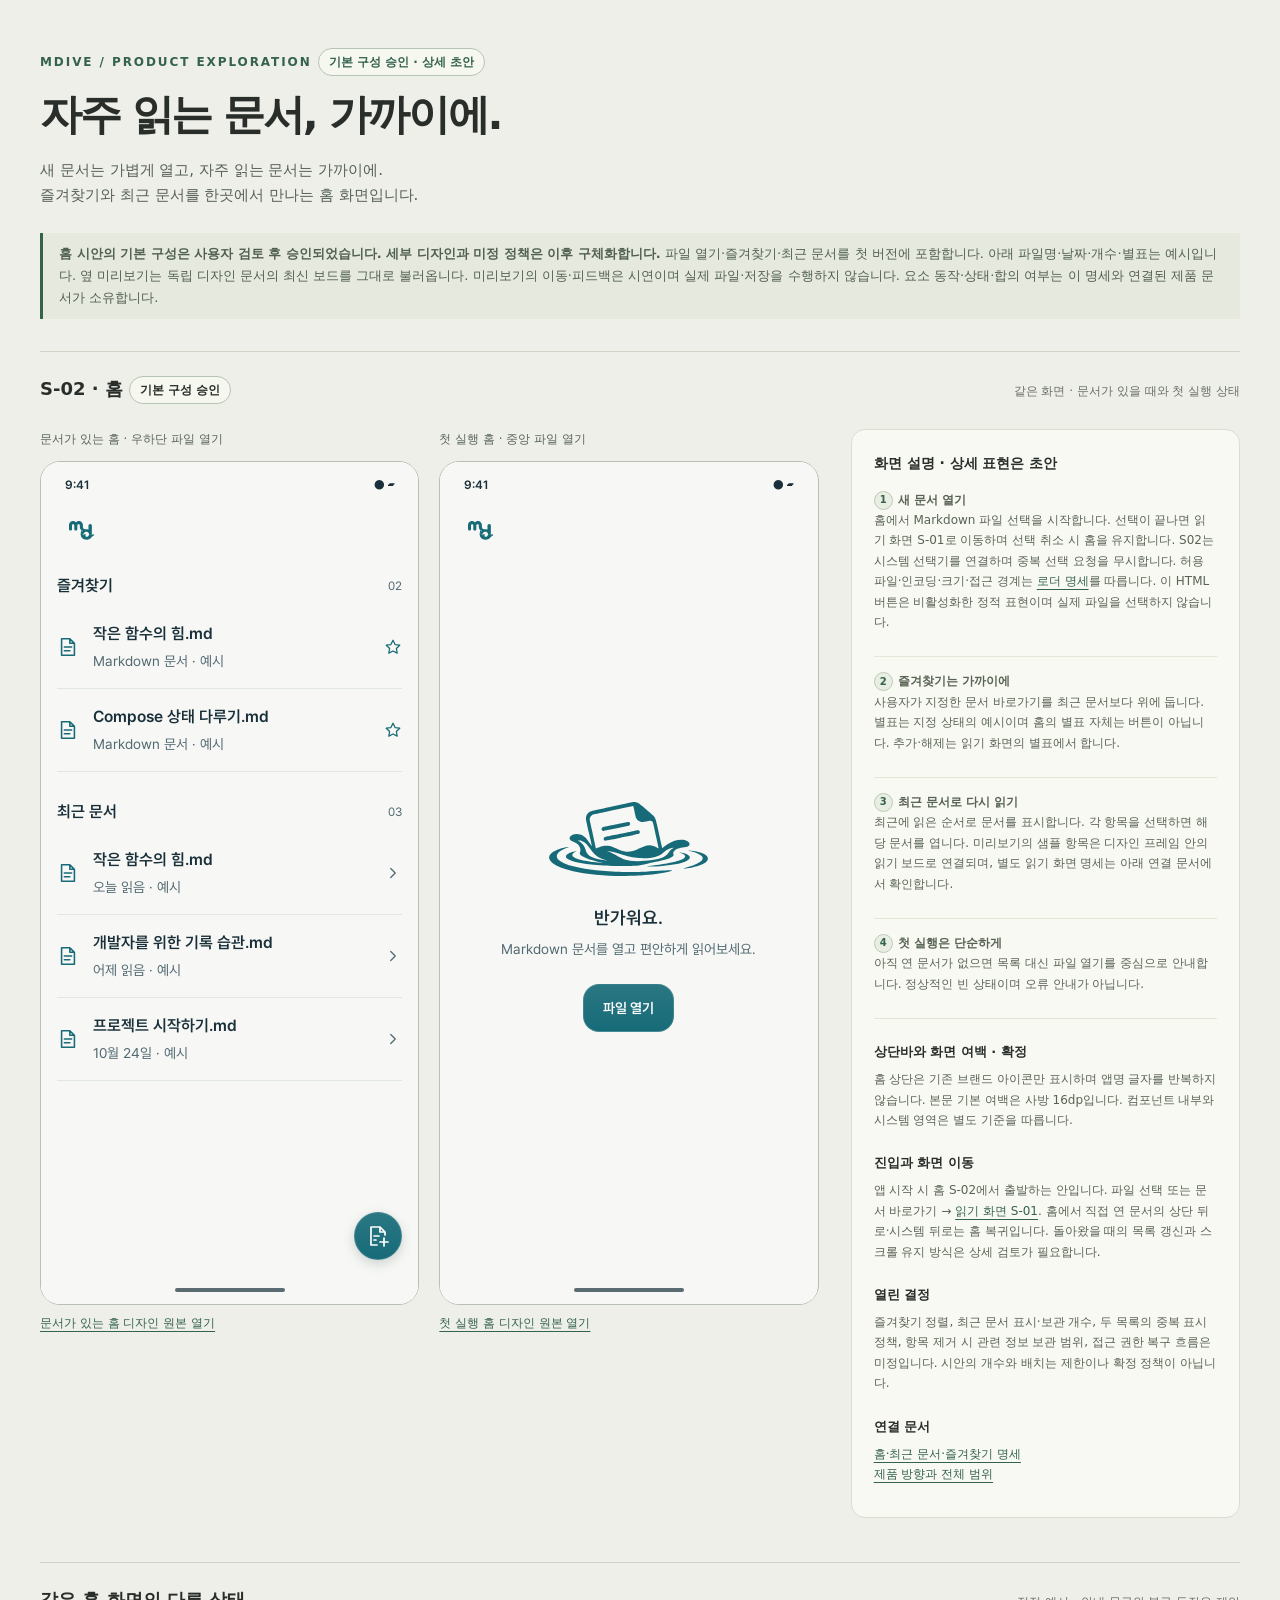
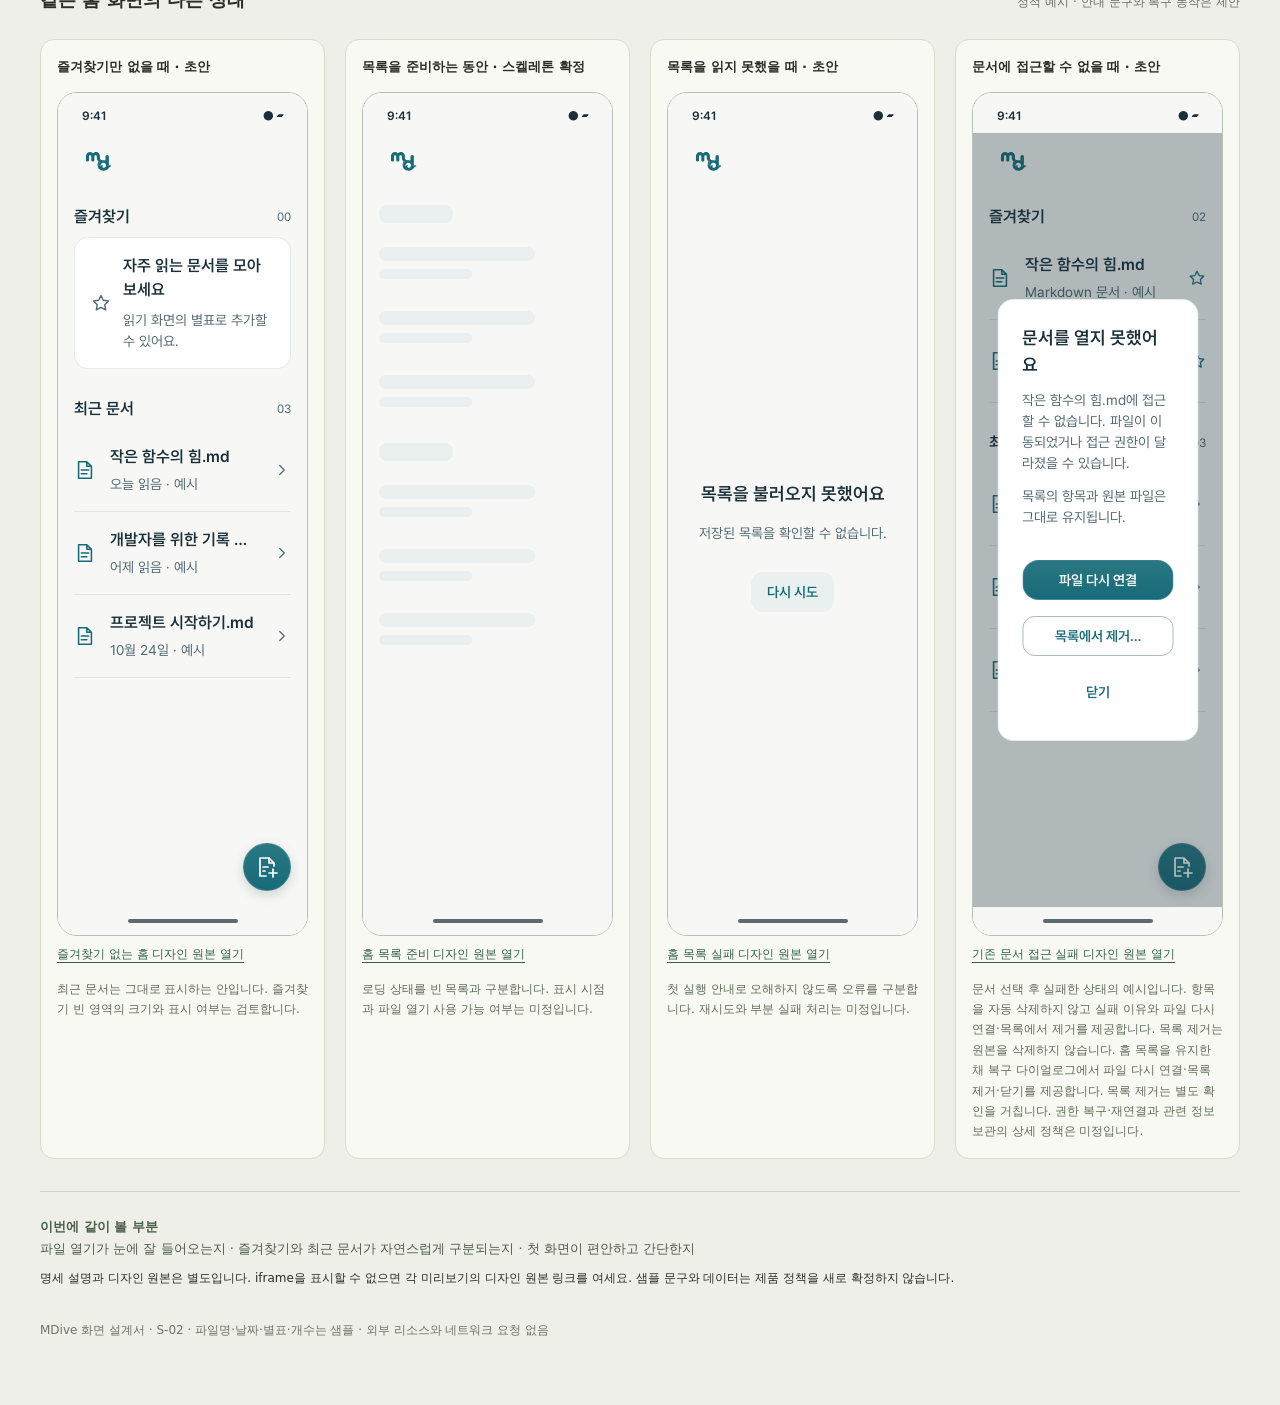
<file: docs/product/screens/home.html>
<!doctype html>
<html lang="ko">
<head>
<meta charset="utf-8">
<meta name="viewport" content="width=device-width, initial-scale=1">
<title>MDive · 홈 화면 초안</title>
<style>
:root{--ink:#292e2b;--muted:#697167;--green:#34624d;--line:#d9dfcf}*{box-sizing:border-box}body{margin:0;background:#eeefe9;color:var(--ink);font:15px/1.7 system-ui,-apple-system,BlinkMacSystemFont,"Apple SD Gothic Neo",sans-serif}a{color:var(--green);text-underline-offset:4px}a:focus-visible,iframe:focus-visible{outline:3px solid var(--green);outline-offset:4px}main{max-width:1440px;margin:auto;padding:48px 40px 64px}.eyebrow{font-size:12px;font-weight:750;letter-spacing:.16em;color:var(--green)}h1{font-size:clamp(28px,4vw,42px);line-height:1.3;letter-spacing:-.055em;margin:12px 0}.lede{max-width:730px;color:#566157}.badge{display:inline-block;border:1px solid #b6c3b4;padding:3px 10px;border-radius:20px;font-size:12px;background:#f6f8f0;letter-spacing:0;vertical-align:middle}.notice{border-left:3px solid var(--green);padding:10px 16px;margin:24px 0 32px;font-size:13px;color:#526052;background:#e5e9de}.section-head{display:flex;justify-content:space-between;align-items:baseline;gap:16px;border-top:1px solid #cfd4c7;padding-top:22px;margin-bottom:24px}.section-head h2{font-size:18px;margin:0}.section-head p{font-size:12px;color:var(--muted);margin:0}.workspace{display:grid;grid-template-columns:minmax(0,2fr) minmax(280px,1fr);gap:32px;align-items:start}.phones{display:grid;grid-template-columns:repeat(2,minmax(0,1fr));gap:20px;min-width:0}.phones.is-single{grid-template-columns:minmax(0,420px);justify-content:center}.view{min-width:0;margin:0}.view-label{margin:0 0 12px;font-size:12px;color:#59645c}.design-preview-wrap{width:100%;max-width:420px;margin-inline:auto}.design-preview{display:block;width:100%;height:clamp(560px,calc(100vw * 2.1641),844px);border:1px solid #b8c0b4;border-radius:20px;background:#f7f8f5}.preview-source{font-size:12px;margin:8px 0 0}.marker{display:inline-flex;align-items:center;justify-content:center;font:700 10px/1 system-ui;color:var(--green);background:#e9eee2;border:1px solid #bdcbb7;border-radius:50%;width:19px;height:19px;flex:none;vertical-align:middle;margin-right:5px}.notes{padding:22px;background:#f8f9f3;border:1px solid var(--line);border-radius:14px}.notes h3{font-size:14px;margin:0 0 14px}.notes h4{font-size:13px;margin:22px 0 6px}.notes p,.notes li{font-size:12px;color:#596354;margin:0 0 10px}.numbered{list-style:none;padding:0;margin:0}.numbered li{padding-bottom:14px;border-bottom:1px solid #e2e7d8;margin-bottom:14px}.states{margin-top:44px}.state-grid,.tool-grid{display:grid;grid-template-columns:repeat(auto-fit,minmax(280px,1fr));gap:20px}.state,.tool-card{border:1px solid #d6ddcc;border-radius:14px;background:#f8f9f3;padding:16px;min-width:0}.state h3,.tool-card>h3{font-size:13px;margin:0 0 14px}.state>p,.tool-caption{font-size:12px;color:#616d5a;margin:14px 0 0}.tool-explanation{margin:18px 0 0;padding:18px;background:#f8f9f3;border:1px solid var(--line);border-radius:12px;font-size:12px;color:#596354}.tool-explanation p{margin:5px 0}.review{margin-top:32px;padding-top:24px;border-top:1px solid #cfd4c7;font-size:13px;color:#4d5d4a}footer{margin-top:32px;font-size:12px;color:#6c7765}.anchor-alias{scroll-margin-top:16px}
@media(max-width:1100px){.workspace{grid-template-columns:1fr}.phones{max-width:860px;margin:auto}.notes{max-width:none}}@media(max-width:600px){main{padding:26px 16px 40px}.phones{grid-template-columns:minmax(0,1fr)}.view{margin-bottom:24px}.state-grid,.tool-grid{grid-template-columns:minmax(0,1fr)}.section-head{display:block}.section-head p{margin-top:7px}}@media print{body{background:white}main{max-width:none;padding:0}.workspace{display:block}.notes{margin-top:20px}.numbered li,.state,.tool-card{break-inside:avoid}.state-grid,.tool-grid{display:block}.state,.tool-card{margin-bottom:16px}.design-preview{height:700px}.preview-source{display:block}.notice{margin:14px 0}}
</style>
</head>
<body>
<main>
<header>
<div class="eyebrow">MDIVE / PRODUCT EXPLORATION <span class="badge">기본 구성 승인 · 상세 초안</span></div>
<h1>자주 읽는 문서, 가까이에.</h1>
<p class="lede">새 문서는 가볍게 열고, 자주 읽는 문서는 가까이에.<br>즐겨찾기와 최근 문서를 한곳에서 만나는 홈 화면입니다.</p>
<div class="notice"><strong>홈 시안의 기본 구성은 사용자 검토 후 승인되었습니다. 세부 디자인과 미정 정책은 이후 구체화합니다.</strong> 파일 열기·즐겨찾기·최근 문서를 첫 버전에 포함합니다. 아래 파일명·날짜·개수·별표는 예시입니다. 옆 미리보기는 독립 디자인 문서의 최신 보드를 그대로 불러옵니다. 미리보기의 이동·피드백은 시연이며 실제 파일·저장을 수행하지 않습니다. 요소 동작·상태·합의 여부는 이 명세와 연결된 제품 문서가 소유합니다.</div>
</header>
<section id="s-02" aria-labelledby="home-title">
<div class="section-head"><h2 id="home-title">S-02 · 홈 <span class="badge">기본 구성 승인</span></h2><p>같은 화면 · 문서가 있을 때와 첫 실행 상태</p></div>
<div class="workspace">
<div class="phones"><div class="view"><p class="view-label">문서가 있는 홈 · 우하단 파일 열기</p><div class="design-preview-wrap"><iframe class="design-preview" title="문서가 있는 홈 · 최신 디자인 보드" src="../../design/screens/index.html?embed=home#home" loading="lazy"></iframe><p class="preview-source"><a href="../../design/screens/index.html#home" target="_blank" rel="noopener">문서가 있는 홈 디자인 원본 열기</a></p></div></div><div class="view"><p class="view-label">첫 실행 홈 · 중앙 파일 열기</p><div class="design-preview-wrap"><iframe class="design-preview" title="첫 실행 홈 · 최신 디자인 보드" src="../../design/screens/index.html?embed=home-empty#home-empty" loading="lazy"></iframe><p class="preview-source"><a href="../../design/screens/index.html#home-empty" target="_blank" rel="noopener">첫 실행 홈 디자인 원본 열기</a></p></div></div></div>
<aside class="notes" aria-labelledby="notes-title">
<h3 id="notes-title">화면 설명 · 상세 표현은 초안</h3>
<ol class="numbered">
<li><span class="marker">1</span><strong>새 문서 열기</strong><p>홈에서 Markdown 파일 선택을 시작합니다. 선택이 끝나면 읽기 화면 S-01로 이동하며 선택 취소 시 홈을 유지합니다. S02는 시스템 선택기를 연결하며 중복 선택 요청을 무시합니다. 허용 파일·인코딩·크기·접근 경계는 <a href="../document-viewing.md#s02-로더-경계--확정">로더 명세</a>를 따릅니다. 이 HTML 버튼은 비활성화한 정적 표현이며 실제 파일을 선택하지 않습니다.</p></li>
<li><span class="marker">2</span><strong>즐겨찾기는 가까이에</strong><p>사용자가 지정한 문서 바로가기를 최근 문서보다 위에 둡니다. 별표는 지정 상태의 예시이며 홈의 별표 자체는 버튼이 아닙니다. 추가·해제는 읽기 화면의 별표에서 합니다.</p></li>
<li><span class="marker">3</span><strong>최근 문서로 다시 읽기</strong><p>최근에 읽은 순서로 문서를 표시합니다. 각 항목을 선택하면 해당 문서를 엽니다. 미리보기의 샘플 항목은 디자인 프레임 안의 읽기 보드로 연결되며, 별도 읽기 화면 명세는 아래 연결 문서에서 확인합니다.</p></li>
<li><span class="marker">4</span><strong>첫 실행은 단순하게</strong><p>아직 연 문서가 없으면 목록 대신 파일 열기를 중심으로 안내합니다. 정상적인 빈 상태이며 오류 안내가 아닙니다.</p></li>
</ol>
<h4>상단바와 화면 여백 · 확정</h4><p>홈 상단은 기존 브랜드 아이콘만 표시하며 앱명 글자를 반복하지 않습니다. 본문 기본 여백은 사방 16dp입니다. 컴포넌트 내부와 시스템 영역은 별도 기준을 따릅니다.</p>
<h4>진입과 화면 이동</h4><p>앱 시작 시 홈 S-02에서 출발하는 안입니다. 파일 선택 또는 문서 바로가기 → <a href="reader.html#s-01">읽기 화면 S-01</a>. 홈에서 직접 연 문서의 상단 뒤로·시스템 뒤로는 홈 복귀입니다. 돌아왔을 때의 목록 갱신과 스크롤 유지 방식은 상세 검토가 필요합니다.</p>
<h4>열린 결정</h4><p>즐겨찾기 정렬, 최근 문서 표시·보관 개수, 두 목록의 중복 표시 정책, 항목 제거 시 관련 정보 보관 범위, 접근 권한 복구 흐름은 미정입니다. 시안의 개수와 배치는 제한이나 확정 정책이 아닙니다.</p>
<h4>연결 문서</h4><p><a href="../home.md">홈·최근 문서·즐겨찾기 명세</a><br><a href="../overview.md">제품 방향과 전체 범위</a></p>
</aside>
</div>
</section>
<section class="states" aria-labelledby="states-title">
<div class="section-head"><h2 id="states-title">같은 홈 화면의 다른 상태</h2><p>정적 예시 · 안내 문구와 복구 동작은 제안</p></div>
<div class="state-grid">
<div class="state"><h3>즐겨찾기만 없을 때 · 초안</h3><div class="design-preview-wrap"><iframe class="design-preview" title="즐겨찾기 없는 홈 · 최신 디자인 보드" src="../../design/screens/index.html?embed=home-no-favorites#home-no-favorites" loading="lazy"></iframe><p class="preview-source"><a href="../../design/screens/index.html#home-no-favorites" target="_blank" rel="noopener">즐겨찾기 없는 홈 디자인 원본 열기</a></p></div><p>최근 문서는 그대로 표시하는 안입니다. 즐겨찾기 빈 영역의 크기와 표시 여부는 검토합니다.</p></div>
<div class="state"><h3>목록을 준비하는 동안 · 스켈레톤 확정</h3><div class="design-preview-wrap"><iframe class="design-preview" title="홈 목록 준비 · 최신 디자인 보드" src="../../design/screens/index.html?embed=home-loading#home-loading" loading="lazy"></iframe><p class="preview-source"><a href="../../design/screens/index.html#home-loading" target="_blank" rel="noopener">홈 목록 준비 디자인 원본 열기</a></p></div><p>로딩 상태를 빈 목록과 구분합니다. 표시 시점과 파일 열기 사용 가능 여부는 미정입니다.</p></div>
<div class="state"><h3>목록을 읽지 못했을 때 · 초안</h3><div class="design-preview-wrap"><iframe class="design-preview" title="홈 목록 실패 · 최신 디자인 보드" src="../../design/screens/index.html?embed=home-error#home-error" loading="lazy"></iframe><p class="preview-source"><a href="../../design/screens/index.html#home-error" target="_blank" rel="noopener">홈 목록 실패 디자인 원본 열기</a></p></div><p>첫 실행 안내로 오해하지 않도록 오류를 구분합니다. 재시도와 부분 실패 처리는 미정입니다.</p></div>
<div class="state"><h3>문서에 접근할 수 없을 때 · 초안</h3><div class="design-preview-wrap"><iframe class="design-preview" title="기존 문서 접근 실패 · 최신 디자인 보드" src="../../design/screens/index.html?embed=access-error#access-error" loading="lazy"></iframe><p class="preview-source"><a href="../../design/screens/index.html#access-error" target="_blank" rel="noopener">기존 문서 접근 실패 디자인 원본 열기</a></p></div><p>문서 선택 후 실패한 상태의 예시입니다. 항목을 자동 삭제하지 않고 실패 이유와 파일 다시 연결·목록에서 제거를 제공합니다. 목록 제거는 원본을 삭제하지 않습니다. 홈 목록을 유지한 채 복구 다이얼로그에서 파일 다시 연결·목록 제거·닫기를 제공합니다. 목록 제거는 별도 확인을 거칩니다. 권한 복구·재연결과 관련 정보 보관의 상세 정책은 미정입니다.</p></div>
</div>
</section>
<div class="review"><strong>이번에 같이 볼 부분</strong><br>파일 열기가 눈에 잘 들어오는지 · 즐겨찾기와 최근 문서가 자연스럽게 구분되는지 · 첫 화면이 편안하고 간단한지</div>
<p class="preview-source">명세 설명과 디자인 원본은 별도입니다. iframe을 표시할 수 없으면 각 미리보기의 디자인 원본 링크를 여세요. 샘플 문구와 데이터는 제품 정책을 새로 확정하지 않습니다.</p>
<footer>MDive 화면 설계서 · S-02 · 파일명·날짜·별표·개수는 샘플 · 외부 리소스와 네트워크 요청 없음</footer>
</main>
</body>
</html>
</file>
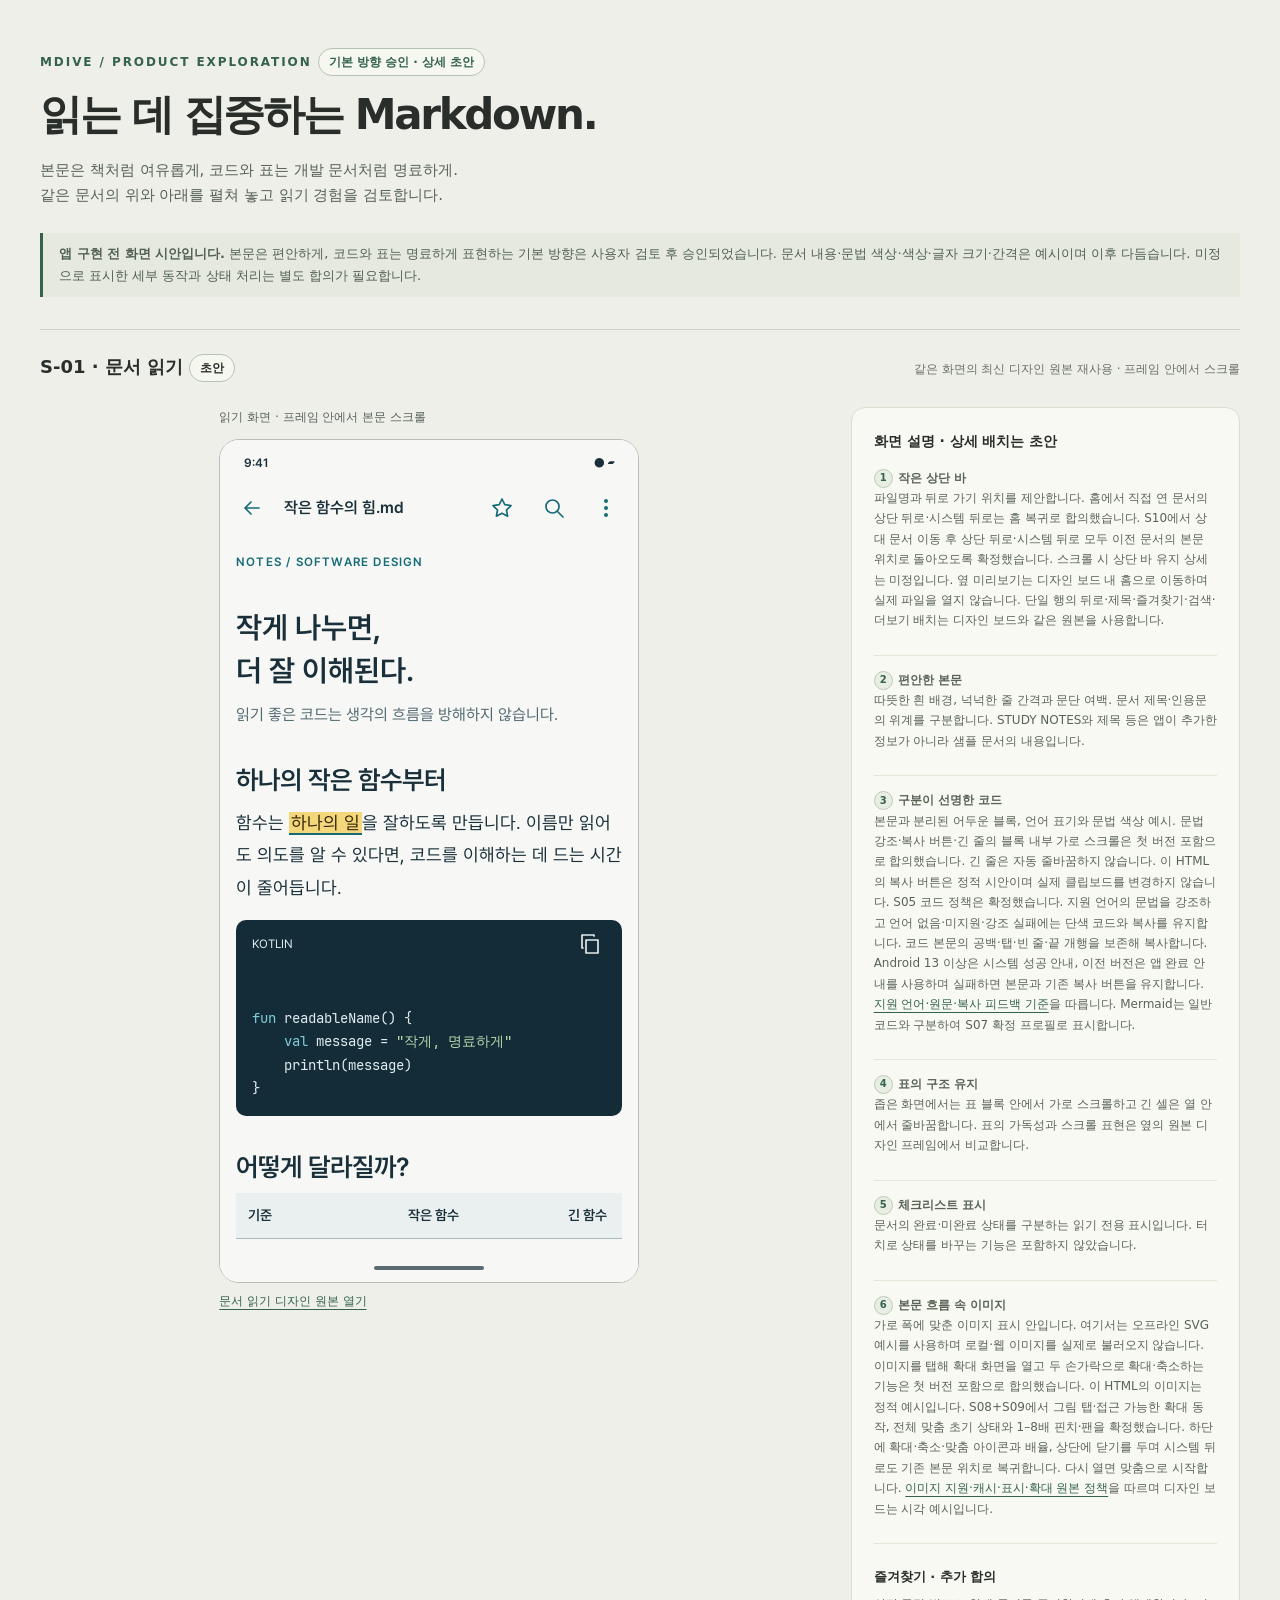
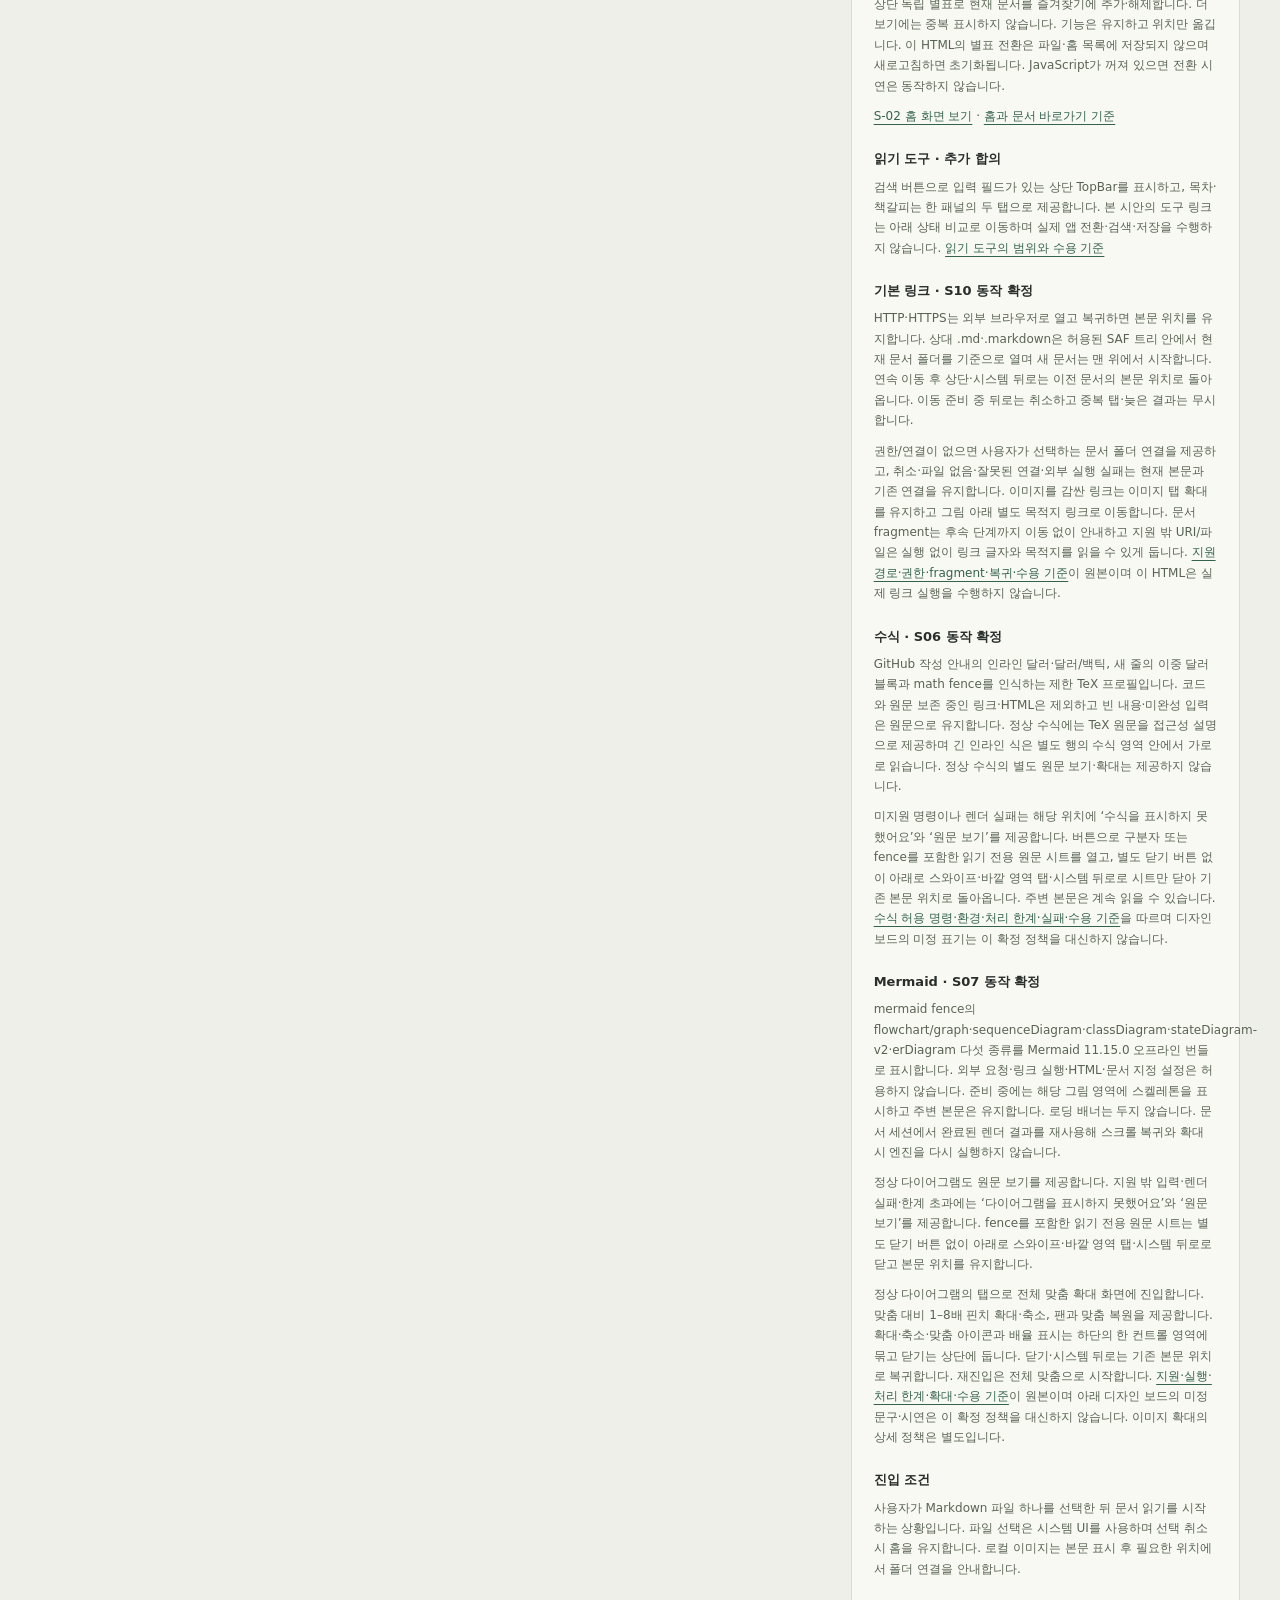
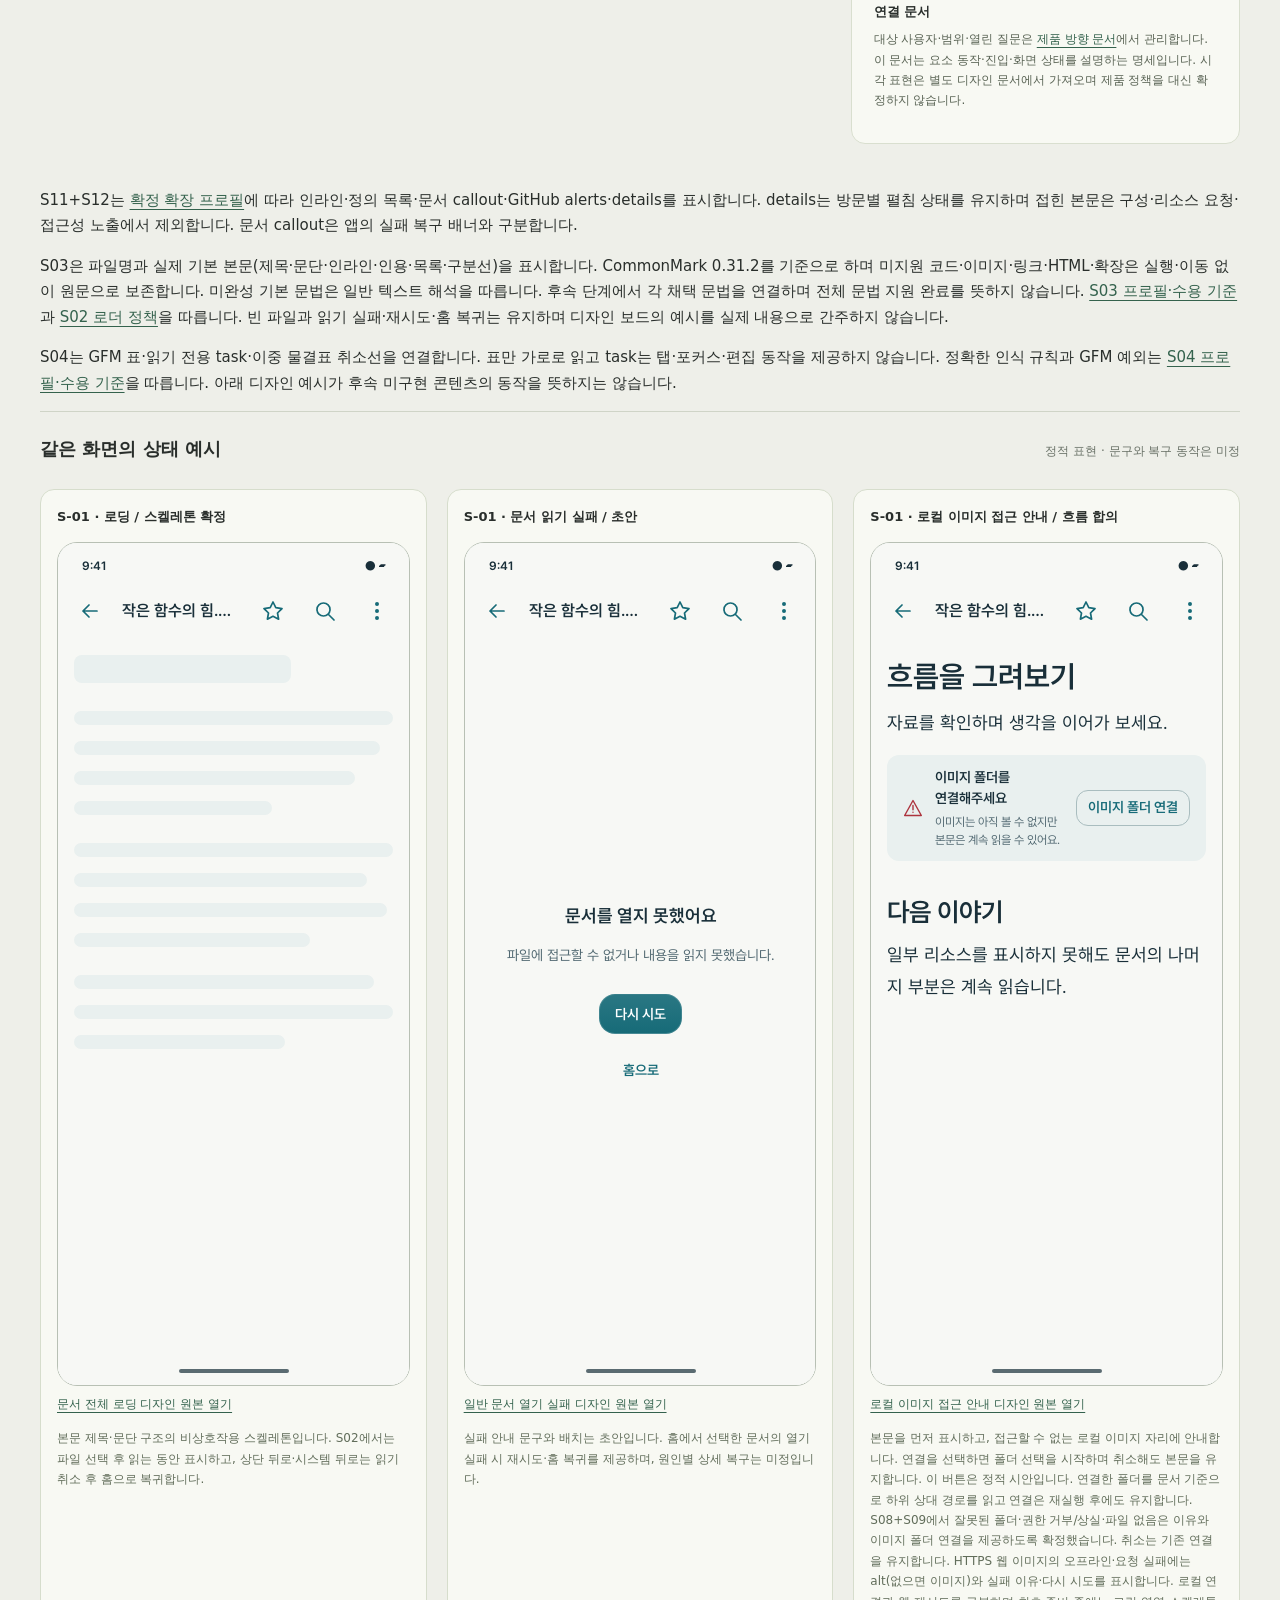
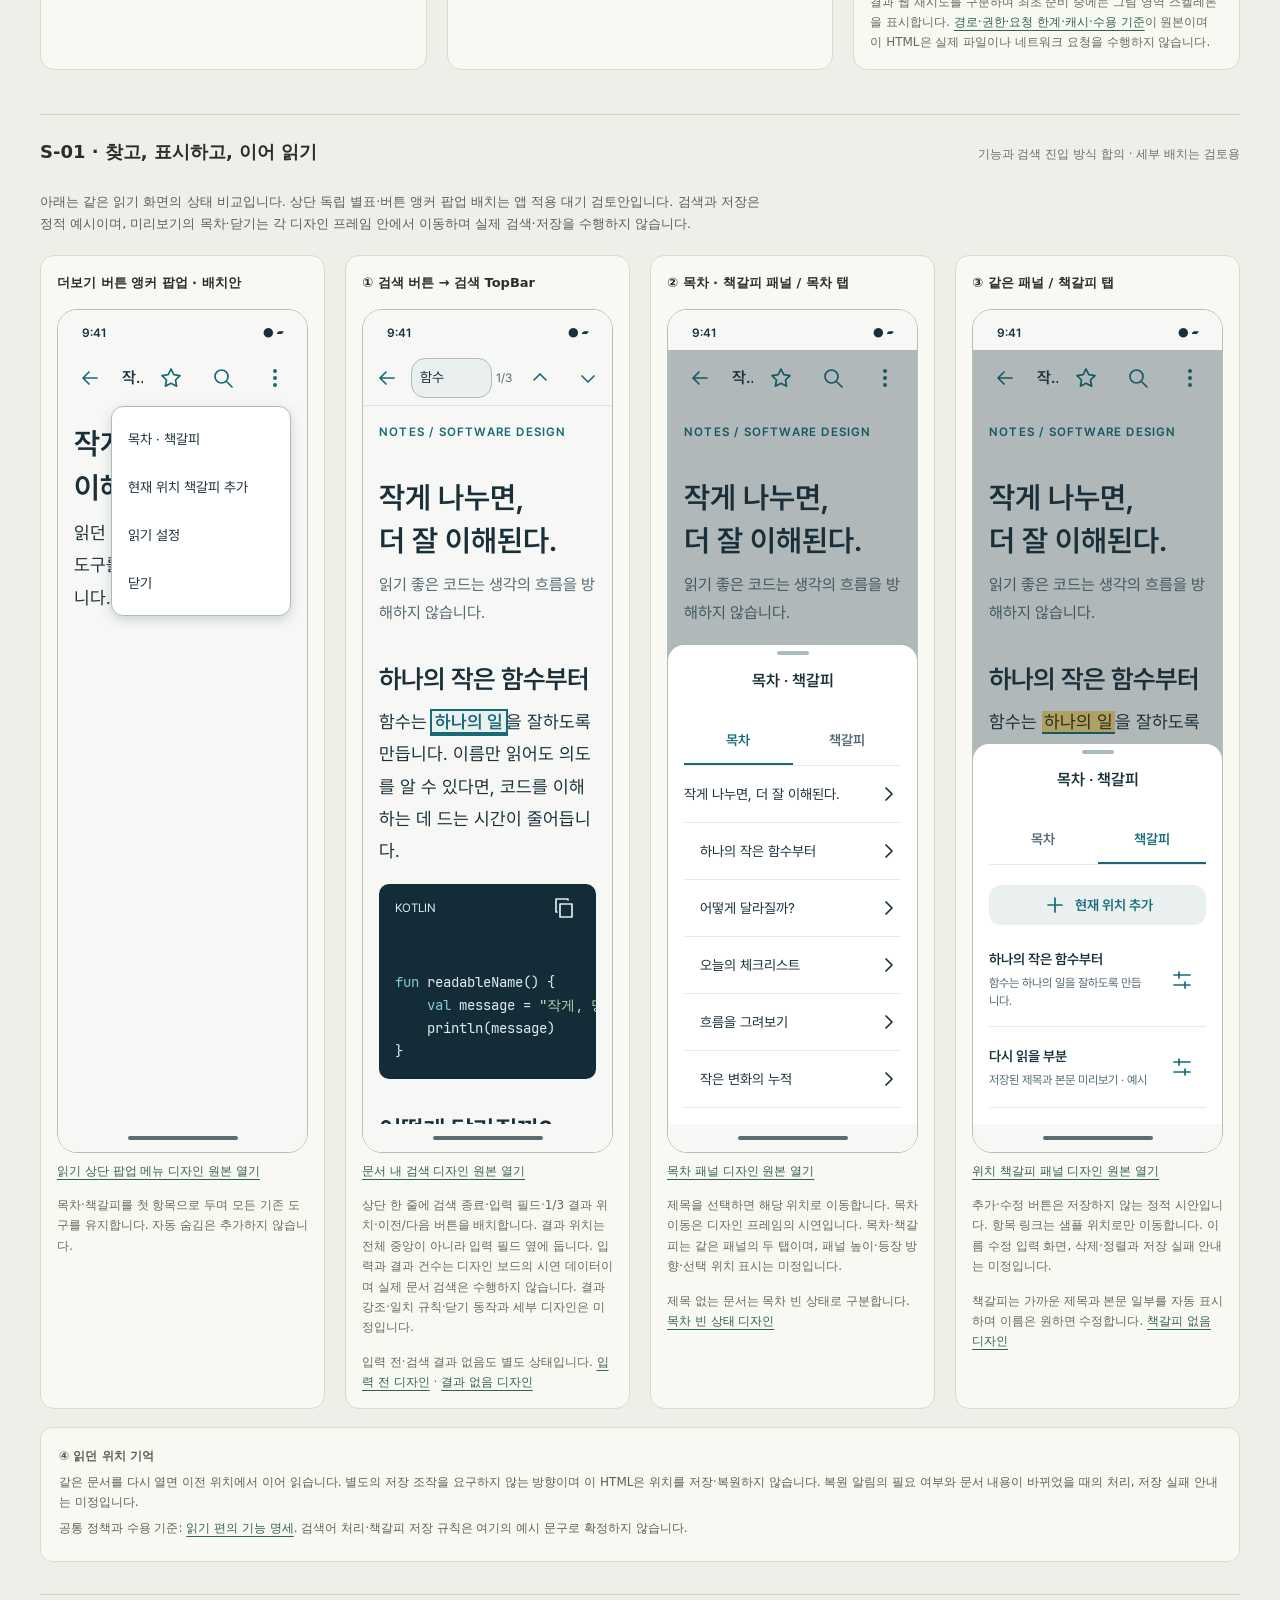
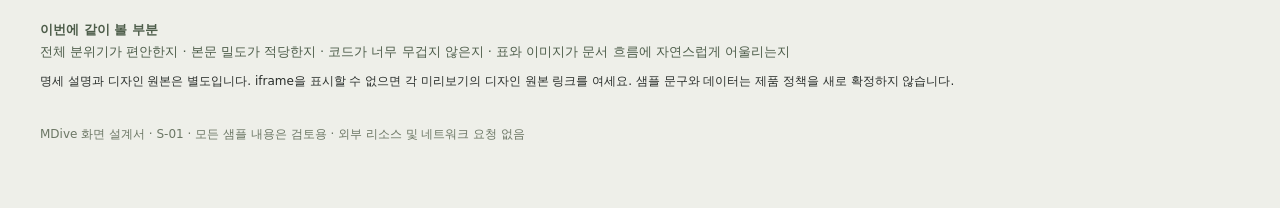
<file: docs/product/screens/reader.html>
<!doctype html>
<html lang="ko">
<head>
<meta charset="utf-8">
<meta name="viewport" content="width=device-width, initial-scale=1">
<title>MDive · 읽기 화면 초안</title>
<style>
:root{--ink:#292e2b;--muted:#697167;--green:#34624d;--line:#d9dfcf}*{box-sizing:border-box}body{margin:0;background:#eeefe9;color:var(--ink);font:15px/1.7 system-ui,-apple-system,BlinkMacSystemFont,"Apple SD Gothic Neo",sans-serif}a{color:var(--green);text-underline-offset:4px}a:focus-visible,iframe:focus-visible{outline:3px solid var(--green);outline-offset:4px}main{max-width:1440px;margin:auto;padding:48px 40px 64px}.eyebrow{font-size:12px;font-weight:750;letter-spacing:.16em;color:var(--green)}h1{font-size:clamp(28px,4vw,42px);line-height:1.3;letter-spacing:-.055em;margin:12px 0}.lede{max-width:730px;color:#566157}.badge{display:inline-block;border:1px solid #b6c3b4;padding:3px 10px;border-radius:20px;font-size:12px;background:#f6f8f0;letter-spacing:0;vertical-align:middle}.notice{border-left:3px solid var(--green);padding:10px 16px;margin:24px 0 32px;font-size:13px;color:#526052;background:#e5e9de}.section-head{display:flex;justify-content:space-between;align-items:baseline;gap:16px;border-top:1px solid #cfd4c7;padding-top:22px;margin-bottom:24px}.section-head h2{font-size:18px;margin:0}.section-head p{font-size:12px;color:var(--muted);margin:0}.workspace{display:grid;grid-template-columns:minmax(0,2fr) minmax(280px,1fr);gap:32px;align-items:start}.phones{display:grid;grid-template-columns:repeat(2,minmax(0,1fr));gap:20px;min-width:0}.phones.is-single{grid-template-columns:minmax(0,420px);justify-content:center}.view{min-width:0;margin:0}.view-label{margin:0 0 12px;font-size:12px;color:#59645c}.design-preview-wrap{width:100%;max-width:420px;margin-inline:auto}.design-preview{display:block;width:100%;height:clamp(560px,calc(100vw * 2.1641),844px);border:1px solid #b8c0b4;border-radius:20px;background:#f7f8f5}.preview-source{font-size:12px;margin:8px 0 0}.marker{display:inline-flex;align-items:center;justify-content:center;font:700 10px/1 system-ui;color:var(--green);background:#e9eee2;border:1px solid #bdcbb7;border-radius:50%;width:19px;height:19px;flex:none;vertical-align:middle;margin-right:5px}.notes{padding:22px;background:#f8f9f3;border:1px solid var(--line);border-radius:14px}.notes h3{font-size:14px;margin:0 0 14px}.notes h4{font-size:13px;margin:22px 0 6px}.notes p,.notes li{font-size:12px;color:#596354;margin:0 0 10px}.numbered{list-style:none;padding:0;margin:0}.numbered li{padding-bottom:14px;border-bottom:1px solid #e2e7d8;margin-bottom:14px}.states{margin-top:44px}.state-grid,.tool-grid{display:grid;grid-template-columns:repeat(auto-fit,minmax(280px,1fr));gap:20px}.state,.tool-card{border:1px solid #d6ddcc;border-radius:14px;background:#f8f9f3;padding:16px;min-width:0}.state h3,.tool-card>h3{font-size:13px;margin:0 0 14px}.state>p,.tool-caption{font-size:12px;color:#616d5a;margin:14px 0 0}.tool-explanation{margin:18px 0 0;padding:18px;background:#f8f9f3;border:1px solid var(--line);border-radius:12px;font-size:12px;color:#596354}.tool-explanation p{margin:5px 0}.review{margin-top:32px;padding-top:24px;border-top:1px solid #cfd4c7;font-size:13px;color:#4d5d4a}footer{margin-top:32px;font-size:12px;color:#6c7765}.anchor-alias{scroll-margin-top:16px}
@media(max-width:1100px){.workspace{grid-template-columns:1fr}.phones{max-width:860px;margin:auto}.notes{max-width:none}}@media(max-width:600px){main{padding:26px 16px 40px}.phones{grid-template-columns:minmax(0,1fr)}.view{margin-bottom:24px}.state-grid,.tool-grid{grid-template-columns:minmax(0,1fr)}.section-head{display:block}.section-head p{margin-top:7px}}@media print{body{background:white}main{max-width:none;padding:0}.workspace{display:block}.notes{margin-top:20px}.numbered li,.state,.tool-card{break-inside:avoid}.state-grid,.tool-grid{display:block}.state,.tool-card{margin-bottom:16px}.design-preview{height:700px}.preview-source{display:block}.notice{margin:14px 0}}
</style>
</head>
<body>
<main>
<header>
<div class="eyebrow">MDIVE / PRODUCT EXPLORATION <span class="badge">기본 방향 승인 · 상세 초안</span></div>
<h1>읽는 데 집중하는 Markdown.</h1>
<p class="lede">본문은 책처럼 여유롭게, 코드와 표는 개발 문서처럼 명료하게.<br>같은 문서의 위와 아래를 펼쳐 놓고 읽기 경험을 검토합니다.</p>
<div class="notice"><strong>앱 구현 전 화면 시안입니다.</strong> 본문은 편안하게, 코드와 표는 명료하게 표현하는 기본 방향은 사용자 검토 후 승인되었습니다. 문서 내용·문법 색상·색상·글자 크기·간격은 예시이며 이후 다듬습니다. 미정으로 표시한 세부 동작과 상태 처리는 별도 합의가 필요합니다.</div>
</header>
<section id="s-01" aria-labelledby="reader-title">
<div class="section-head"><h2 id="reader-title">S-01 · 문서 읽기 <span class="badge">초안</span></h2><p>같은 화면의 최신 디자인 원본 재사용 · 프레임 안에서 스크롤</p></div>
<div class="workspace">
<div class="phones is-single"><div class="view"><p class="view-label">읽기 화면 · 프레임 안에서 본문 스크롤</p><div class="design-preview-wrap"><iframe class="design-preview" title="문서 읽기 · 최신 디자인 보드" src="../../design/screens/index.html?embed=reader#reader" loading="lazy"></iframe><p class="preview-source"><a href="../../design/screens/index.html#reader" target="_blank" rel="noopener">문서 읽기 디자인 원본 열기</a></p></div></div></div>
<aside class="notes" aria-labelledby="notes-title">
<h3 id="notes-title">화면 설명 · 상세 배치는 초안</h3>
<ol class="numbered">
<li><span class="marker">1</span><strong>작은 상단 바</strong><p>파일명과 뒤로 가기 위치를 제안합니다. 홈에서 직접 연 문서의 상단 뒤로·시스템 뒤로는 홈 복귀로 합의했습니다. S10에서 상대 문서 이동 후 상단 뒤로·시스템 뒤로 모두 이전 문서의 본문 위치로 돌아오도록 확정했습니다. 스크롤 시 상단 바 유지 상세는 미정입니다. 옆 미리보기는 디자인 보드 내 홈으로 이동하며 실제 파일을 열지 않습니다. 단일 행의 뒤로·제목·즐겨찾기·검색·더보기 배치는 디자인 보드와 같은 원본을 사용합니다.</p></li>
<li><span class="marker">2</span><strong>편안한 본문</strong><p>따뜻한 흰 배경, 넉넉한 줄 간격과 문단 여백. 문서 제목·인용문의 위계를 구분합니다. STUDY NOTES와 제목 등은 앱이 추가한 정보가 아니라 샘플 문서의 내용입니다.</p></li>
<li id="sample-function" class="anchor-alias"><span class="marker">3</span><strong>구분이 선명한 코드</strong><p>본문과 분리된 어두운 블록, 언어 표기와 문법 색상 예시. 문법 강조·복사 버튼·긴 줄의 블록 내부 가로 스크롤은 첫 버전 포함으로 합의했습니다. 긴 줄은 자동 줄바꿈하지 않습니다. 이 HTML의 복사 버튼은 정적 시안이며 실제 클립보드를 변경하지 않습니다. S05 코드 정책은 확정했습니다. 지원 언어의 문법을 강조하고 언어 없음·미지원·강조 실패에는 단색 코드와 복사를 유지합니다. 코드 본문의 공백·탭·빈 줄·끝 개행을 보존해 복사합니다. Android 13 이상은 시스템 성공 안내, 이전 버전은 앱 완료 안내를 사용하며 실패하면 본문과 기존 복사 버튼을 유지합니다. <a href="../document-viewing.md#s05-코드-프로필--확정">지원 언어·원문·복사 피드백 기준</a>을 따릅니다. Mermaid는 일반 코드와 구분하여 S07 확정 프로필로 표시합니다.</p></li>
<li id="sample-comparison" class="anchor-alias"><span class="marker">4</span><strong>표의 구조 유지</strong><p>좁은 화면에서는 표 블록 안에서 가로 스크롤하고 긴 셀은 열 안에서 줄바꿈합니다. 표의 가독성과 스크롤 표현은 옆의 원본 디자인 프레임에서 비교합니다.</p></li>
<li id="sample-checklist" class="anchor-alias"><span class="marker">5</span><strong>체크리스트 표시</strong><p>문서의 완료·미완료 상태를 구분하는 읽기 전용 표시입니다. 터치로 상태를 바꾸는 기능은 포함하지 않았습니다.</p></li>
<li><span class="marker">6</span><strong>본문 흐름 속 이미지</strong><p>가로 폭에 맞춘 이미지 표시 안입니다. 여기서는 오프라인 SVG 예시를 사용하며 로컬·웹 이미지를 실제로 불러오지 않습니다. 이미지를 탭해 확대 화면을 열고 두 손가락으로 확대·축소하는 기능은 첫 버전 포함으로 합의했습니다. 이 HTML의 이미지는 정적 예시입니다. S08+S09에서 그림 탭·접근 가능한 확대 동작, 전체 맞춤 초기 상태와 1–8배 핀치·팬을 확정했습니다. 하단에 확대·축소·맞춤 아이콘과 배율, 상단에 닫기를 두며 시스템 뒤로도 기존 본문 위치로 복귀합니다. 다시 열면 맞춤으로 시작합니다. <a href="../document-viewing.md#s08s09-이미지-프로필--확정">이미지 지원·캐시·표시·확대 원본 정책</a>을 따르며 디자인 보드는 시각 예시입니다.</p></li>
</ol>
<div><h4>즐겨찾기 · 추가 합의</h4><p>상단 독립 별표로 현재 문서를 즐겨찾기에 추가·해제합니다. 더보기에는 중복 표시하지 않습니다. 기능은 유지하고 위치만 옮깁니다. 이 HTML의 별표 전환은 파일·홈 목록에 저장되지 않으며 새로고침하면 초기화됩니다. JavaScript가 꺼져 있으면 전환 시연은 동작하지 않습니다.</p><p><a href="home.html#s-02">S-02 홈 화면 보기</a> · <a href="../home.md">홈과 문서 바로가기 기준</a></p></div>
<div><h4>읽기 도구 · 추가 합의</h4><p>검색 버튼으로 입력 필드가 있는 상단 TopBar를 표시하고, 목차·책갈피는 한 패널의 두 탭으로 제공합니다. 본 시안의 도구 링크는 아래 상태 비교로 이동하며 실제 앱 전환·검색·저장을 수행하지 않습니다. <a href="../reading-tools.md">읽기 도구의 범위와 수용 기준</a></p></div>
<div id="link-policy"><h4>기본 링크 · S10 동작 확정</h4><p>HTTP·HTTPS는 외부 브라우저로 열고 복귀하면 본문 위치를 유지합니다. 상대 .md·.markdown은 허용된 SAF 트리 안에서 현재 문서 폴더를 기준으로 열며 새 문서는 맨 위에서 시작합니다. 연속 이동 후 상단·시스템 뒤로는 이전 문서의 본문 위치로 돌아옵니다. 이동 준비 중 뒤로는 취소하고 중복 탭·늦은 결과는 무시합니다.</p><p>권한/연결이 없으면 사용자가 선택하는 문서 폴더 연결을 제공하고, 취소·파일 없음·잘못된 연결·외부 실행 실패는 현재 본문과 기존 연결을 유지합니다. 이미지를 감싼 링크는 이미지 탭 확대를 유지하고 그림 아래 별도 목적지 링크로 이동합니다. 문서 fragment는 후속 단계까지 이동 없이 안내하고 지원 밖 URI/파일은 실행 없이 링크 글자와 목적지를 읽을 수 있게 둡니다. <a href="../document-viewing.md#s10-기본-링크-프로필--확정">지원 경로·권한·fragment·복귀·수용 기준</a>이 원본이며 이 HTML은 실제 링크 실행을 수행하지 않습니다.</p></div>
<div id="math-policy"><h4>수식 · S06 동작 확정</h4><p>GitHub 작성 안내의 인라인 달러·달러/백틱, 새 줄의 이중 달러 블록과 math fence를 인식하는 제한 TeX 프로필입니다. 코드와 원문 보존 중인 링크·HTML은 제외하고 빈 내용·미완성 입력은 원문으로 유지합니다. 정상 수식에는 TeX 원문을 접근성 설명으로 제공하며 긴 인라인 식은 별도 행의 수식 영역 안에서 가로로 읽습니다. 정상 수식의 별도 원문 보기·확대는 제공하지 않습니다.</p><p>미지원 명령이나 렌더 실패는 해당 위치에 ‘수식을 표시하지 못했어요’와 ‘원문 보기’를 제공합니다. 버튼으로 구분자 또는 fence를 포함한 읽기 전용 원문 시트를 열고, 별도 닫기 버튼 없이 아래로 스와이프·바깥 영역 탭·시스템 뒤로로 시트만 닫아 기존 본문 위치로 돌아옵니다. 주변 본문은 계속 읽을 수 있습니다. <a href="../document-viewing.md#s06-수식-프로필--확정">수식 허용 명령·환경·처리 한계·실패·수용 기준</a>을 따르며 디자인 보드의 미정 표기는 이 확정 정책을 대신하지 않습니다.</p></div>
<div id="mermaid-policy"><h4>Mermaid · S07 동작 확정</h4><p>mermaid fence의 flowchart/graph·sequenceDiagram·classDiagram·stateDiagram-v2·erDiagram 다섯 종류를 Mermaid 11.15.0 오프라인 번들로 표시합니다. 외부 요청·링크 실행·HTML·문서 지정 설정은 허용하지 않습니다. 준비 중에는 해당 그림 영역에 스켈레톤을 표시하고 주변 본문은 유지합니다. 로딩 배너는 두지 않습니다. 문서 세션에서 완료된 렌더 결과를 재사용해 스크롤 복귀와 확대 시 엔진을 다시 실행하지 않습니다.</p><p>정상 다이어그램도 원문 보기를 제공합니다. 지원 밖 입력·렌더 실패·한계 초과에는 ‘다이어그램을 표시하지 못했어요’와 ‘원문 보기’를 제공합니다. fence를 포함한 읽기 전용 원문 시트는 별도 닫기 버튼 없이 아래로 스와이프·바깥 영역 탭·시스템 뒤로로 닫고 본문 위치를 유지합니다.</p><p>정상 다이어그램의 탭으로 전체 맞춤 확대 화면에 진입합니다. 맞춤 대비 1–8배 핀치 확대·축소, 팬과 맞춤 복원을 제공합니다. 확대·축소·맞춤 아이콘과 배율 표시는 하단의 한 컨트롤 영역에 묶고 닫기는 상단에 둡니다. 닫기·시스템 뒤로는 기존 본문 위치로 복귀합니다. 재진입은 전체 맞춤으로 시작합니다. <a href="../document-viewing.md#s07-mermaid-프로필--확정">지원·실행·처리 한계·확대·수용 기준</a>이 원본이며 아래 디자인 보드의 미정 문구·시연은 이 확정 정책을 대신하지 않습니다. 이미지 확대의 상세 정책은 별도입니다.</p></div>
<div><h4>진입 조건</h4><p>사용자가 Markdown 파일 하나를 선택한 뒤 문서 읽기를 시작하는 상황입니다. 파일 선택은 시스템 UI를 사용하며 선택 취소 시 홈을 유지합니다. 로컬 이미지는 본문 표시 후 필요한 위치에서 폴더 연결을 안내합니다.</p></div>
<div><h4>연결 문서</h4><p>대상 사용자·범위·열린 질문은 <a href="../overview.md">제품 방향 문서</a>에서 관리합니다. 이 문서는 요소 동작·진입·화면 상태를 설명하는 명세입니다. 시각 표현은 별도 디자인 문서에서 가져오며 제품 정책을 대신 확정하지 않습니다.</p></div>
</aside>
</div>
</section>
<section class="states" aria-labelledby="states-title">
<p>S11+S12는 <a href="../document-viewing.md#s11s12-확장-프로필--확정">확정 확장 프로필</a>에 따라 인라인·정의 목록·문서 callout·GitHub alerts·details를 표시합니다. details는 방문별 펼침 상태를 유지하며 접힌 본문은 구성·리소스 요청·접근성 노출에서 제외합니다. 문서 callout은 앱의 실패 복구 배너와 구분합니다.</p>
<p>S03은 파일명과 실제 기본 본문(제목·문단·인라인·인용·목록·구분선)을 표시합니다. CommonMark 0.31.2를 기준으로 하며 미지원 코드·이미지·링크·HTML·확장은 실행·이동 없이 원문으로 보존합니다. 미완성 기본 문법은 일반 텍스트 해석을 따릅니다. 후속 단계에서 각 채택 문법을 연결하며 전체 문법 지원 완료를 뜻하지 않습니다. <a href="../document-viewing.md#s03-기본-본문-프로필--확정">S03 프로필·수용 기준</a>과 <a href="../document-viewing.md#s02-로더-경계--확정">S02 로더 정책</a>을 따릅니다. 빈 파일과 읽기 실패·재시도·홈 복귀는 유지하며 디자인 보드의 예시를 실제 내용으로 간주하지 않습니다.</p>
<p>S04는 GFM 표·읽기 전용 task·이중 물결표 취소선을 연결합니다. 표만 가로로 읽고 task는 탭·포커스·편집 동작을 제공하지 않습니다. 정확한 인식 규칙과 GFM 예외는 <a href="../document-viewing.md#s04-gfm-본문-프로필--확정">S04 프로필·수용 기준</a>을 따릅니다. 아래 디자인 예시가 후속 미구현 콘텐츠의 동작을 뜻하지는 않습니다.</p>
<div class="section-head"><h2 id="states-title">같은 화면의 상태 예시</h2><p>정적 표현 · 문구와 복구 동작은 미정</p></div>
<div class="state-grid">
<div class="state"><h3>S-01 · 로딩 / 스켈레톤 확정</h3><div class="design-preview-wrap"><iframe class="design-preview" title="문서 전체 로딩 · 최신 디자인 보드" src="../../design/screens/index.html?embed=reader-loading#reader-loading" loading="lazy"></iframe><p class="preview-source"><a href="../../design/screens/index.html#reader-loading" target="_blank" rel="noopener">문서 전체 로딩 디자인 원본 열기</a></p></div><p>본문 제목·문단 구조의 비상호작용 스켈레톤입니다. S02에서는 파일 선택 후 읽는 동안 표시하고, 상단 뒤로·시스템 뒤로는 읽기 취소 후 홈으로 복귀합니다.</p></div>
<div class="state"><h3>S-01 · 문서 읽기 실패 / 초안</h3><div class="design-preview-wrap"><iframe class="design-preview" title="일반 문서 열기 실패 · 최신 디자인 보드" src="../../design/screens/index.html?embed=reader-error#reader-error" loading="lazy"></iframe><p class="preview-source"><a href="../../design/screens/index.html#reader-error" target="_blank" rel="noopener">일반 문서 열기 실패 디자인 원본 열기</a></p></div><p>실패 안내 문구와 배치는 초안입니다. 홈에서 선택한 문서의 열기 실패 시 재시도·홈 복귀를 제공하며, 원인별 상세 복구는 미정입니다.</p></div>
<div class="state" id="local-image-access"><h3>S-01 · 로컬 이미지 접근 안내 / 흐름 합의</h3><div class="design-preview-wrap"><iframe class="design-preview" title="로컬 이미지 접근 안내 · 최신 디자인 보드" src="../../design/screens/index.html?embed=local-image#local-image" loading="lazy"></iframe><p class="preview-source"><a href="../../design/screens/index.html#local-image" target="_blank" rel="noopener">로컬 이미지 접근 안내 디자인 원본 열기</a></p></div><p>본문을 먼저 표시하고, 접근할 수 없는 로컬 이미지 자리에 안내합니다. 연결을 선택하면 폴더 선택을 시작하며 취소해도 본문을 유지합니다. 이 버튼은 정적 시안입니다. 연결한 폴더를 문서 기준으로 하위 상대 경로를 읽고 연결은 재실행 후에도 유지합니다. S08+S09에서 잘못된 폴더·권한 거부/상실·파일 없음은 이유와 이미지 폴더 연결을 제공하도록 확정했습니다. 취소는 기존 연결을 유지합니다. HTTPS 웹 이미지의 오프라인·요청 실패에는 alt(없으면 이미지)와 실패 이유·다시 시도를 표시합니다. 로컬 연결과 웹 재시도를 구분하며 최초 준비 중에는 그림 영역 스켈레톤을 표시합니다. <a href="../document-viewing.md#s08s09-이미지-프로필--확정">경로·권한·요청 한계·캐시·수용 기준</a>이 원본이며 이 HTML은 실제 파일이나 네트워크 요청을 수행하지 않습니다.</p></div>
</div>
</section>

<section class="states" aria-labelledby="tools-title">
<div class="section-head"><h2 id="tools-title">S-01 · 찾고, 표시하고, 이어 읽기</h2><p>기능과 검색 진입 방식 합의 · 세부 배치는 검토용</p></div>
<p class="lede" style="font-size:13px;margin-bottom:20px">아래는 같은 읽기 화면의 상태 비교입니다. 상단 독립 별표·버튼 앵커 팝업 배치는 앱 적용 대기 검토안입니다. 검색과 저장은 정적 예시이며, 미리보기의 목차·닫기는 각 디자인 프레임 안에서 이동하며 실제 검색·저장을 수행하지 않습니다.</p>
<div class="tool-grid">
<div class="tool-card" id="reader-more"><h3>더보기 버튼 앵커 팝업 · 배치안</h3><div class="design-preview-wrap"><iframe class="design-preview" title="읽기 상단 팝업 메뉴 · 최신 디자인 보드" src="../../design/screens/index.html?embed=reader-more#reader-more" loading="lazy"></iframe><p class="preview-source"><a href="../../design/screens/index.html#reader-more" target="_blank" rel="noopener">읽기 상단 팝업 메뉴 디자인 원본 열기</a></p></div><p class="tool-caption">목차·책갈피를 첫 항목으로 두며 모든 기존 도구를 유지합니다. 자동 숨김은 추가하지 않습니다.</p></div>
<div class="tool-card" id="reader-search">
<h3>① 검색 버튼 → 검색 TopBar</h3><div class="design-preview-wrap"><iframe class="design-preview" title="문서 내 검색 · 최신 디자인 보드" src="../../design/screens/index.html?embed=search#search" loading="lazy"></iframe><p class="preview-source"><a href="../../design/screens/index.html#search" target="_blank" rel="noopener">문서 내 검색 디자인 원본 열기</a></p></div><p class="tool-caption" id="search-static">상단 한 줄에 검색 종료·입력 필드·1/3 결과 위치·이전/다음 버튼을 배치합니다. 결과 위치는 전체 중앙이 아니라 입력 필드 옆에 둡니다. 입력과 결과 건수는 디자인 보드의 시연 데이터이며 실제 문서 검색은 수행하지 않습니다. 결과 강조·일치 규칙·닫기 동작과 세부 디자인은 미정입니다.</p><p class="tool-caption">입력 전·검색 결과 없음도 별도 상태입니다. <a href="../../design/screens/index.html#search-empty">입력 전 디자인</a> · <a href="../../design/screens/index.html#search-none">결과 없음 디자인</a></p></div>
<div class="tool-card" id="reader-navigation">
<h3>② 목차 · 책갈피 패널 / 목차 탭</h3><div class="design-preview-wrap"><iframe class="design-preview" title="목차 패널 · 최신 디자인 보드" src="../../design/screens/index.html?embed=toc#toc" loading="lazy"></iframe><p class="preview-source"><a href="../../design/screens/index.html#toc" target="_blank" rel="noopener">목차 패널 디자인 원본 열기</a></p></div><p class="tool-caption">제목을 선택하면 해당 위치로 이동합니다. 목차 이동은 디자인 프레임의 시연입니다. 목차·책갈피는 같은 패널의 두 탭이며, 패널 높이·등장 방향·선택 위치 표시는 미정입니다.</p><p class="tool-caption">제목 없는 문서는 목차 빈 상태로 구분합니다. <a href="../../design/screens/index.html#toc-empty">목차 빈 상태 디자인</a></p></div>
<div class="tool-card" id="reader-bookmarks">
<h3>③ 같은 패널 / 책갈피 탭</h3><div class="design-preview-wrap"><iframe class="design-preview" title="위치 책갈피 패널 · 최신 디자인 보드" src="../../design/screens/index.html?embed=bookmarks#bookmarks" loading="lazy"></iframe><p class="preview-source"><a href="../../design/screens/index.html#bookmarks" target="_blank" rel="noopener">위치 책갈피 패널 디자인 원본 열기</a></p></div><p class="tool-caption">추가·수정 버튼은 저장하지 않는 정적 시안입니다. 항목 링크는 샘플 위치로만 이동합니다. 이름 수정 입력 화면, 삭제·정렬과 저장 실패 안내는 미정입니다.</p><p class="tool-caption">책갈피는 가까운 제목과 본문 일부를 자동 표시하며 이름은 원하면 수정합니다. <a href="../../design/screens/index.html#bookmarks-empty">책갈피 없음 디자인</a></p></div>
</div>
<div class="tool-explanation"><strong>④ 읽던 위치 기억</strong><p>같은 문서를 다시 열면 이전 위치에서 이어 읽습니다. 별도의 저장 조작을 요구하지 않는 방향이며 이 HTML은 위치를 저장·복원하지 않습니다. 복원 알림의 필요 여부와 문서 내용이 바뀌었을 때의 처리, 저장 실패 안내는 미정입니다.</p><p>공통 정책과 수용 기준: <a href="../reading-tools.md">읽기 편의 기능 명세</a>. 검색어 처리·책갈피 저장 규칙은 여기의 예시 문구로 확정하지 않습니다.</p></div>
</section>

<div class="review"><strong>이번에 같이 볼 부분</strong><br>전체 분위기가 편안한지 · 본문 밀도가 적당한지 · 코드가 너무 무겁지 않은지 · 표와 이미지가 문서 흐름에 자연스럽게 어울리는지</div>
<p class="preview-source">명세 설명과 디자인 원본은 별도입니다. iframe을 표시할 수 없으면 각 미리보기의 디자인 원본 링크를 여세요. 샘플 문구와 데이터는 제품 정책을 새로 확정하지 않습니다.</p>
<footer>MDive 화면 설계서 · S-01 · 모든 샘플 내용은 검토용 · 외부 리소스 및 네트워크 요청 없음</footer>
</main>
</body>
</html>
</file>
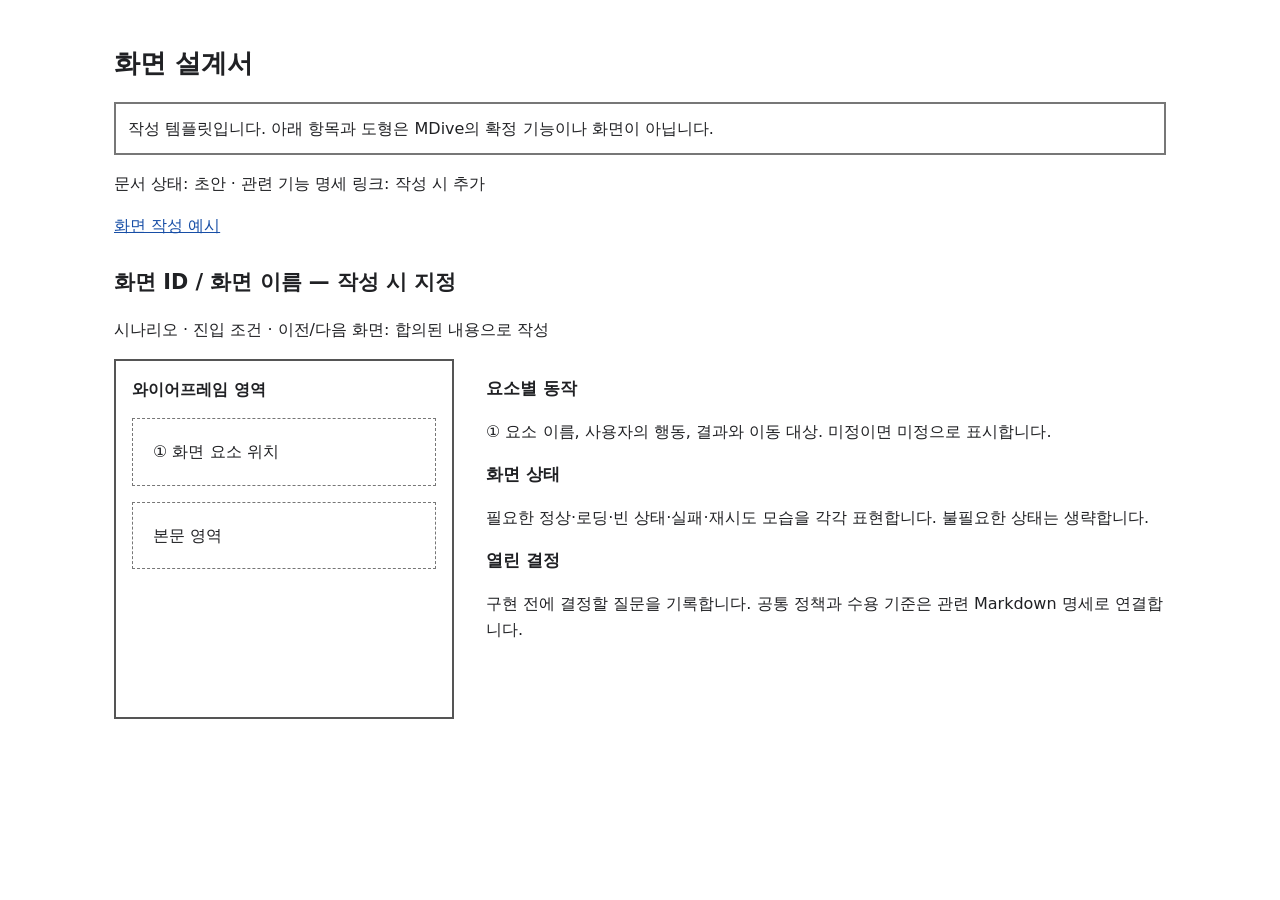
<file: .agents/skills/feature-spec/assets/screen-spec-template.html>
<!doctype html>
<html lang="ko">
<head>
<meta charset="utf-8">
<meta name="viewport" content="width=device-width, initial-scale=1">
<title>화면 설계서 작성 템플릿 — 앱 요구사항 아님</title>
<style>
* { box-sizing: border-box; }
body { margin: 0 auto; padding: 24px; max-width: 1100px; color: #202124; background: #fff; font: 16px/1.6 system-ui, sans-serif; }
a { color: #174ea6; }
a:focus-visible { outline: 3px solid #174ea6; outline-offset: 4px; }
header, section { margin-bottom: 28px; }
.notice { padding: 12px; border: 2px solid #777; }
.layout { display: grid; grid-template-columns: minmax(240px, 340px) minmax(0, 1fr); gap: 32px; }
.wireframe { border: 2px solid #555; padding: 16px; min-height: 360px; }
.placeholder { border: 1px dashed #777; padding: 20px; margin-top: 16px; }
h1 { font-size: 1.65rem; }
h2 { font-size: 1.3rem; }
h3 { font-size: 1.05rem; }
@media (max-width: 680px) { .layout { grid-template-columns: 1fr; } body { padding: 16px; } }
@media print { body { max-width: none; padding: 0; } .layout { grid-template-columns: 1fr 1.5fr; gap: 16px; } .wireframe { min-height: 240px; } }
</style>
</head>
<body>
<header>
<h1>화면 설계서</h1>
<p class="notice">작성 템플릿입니다. 아래 항목과 도형은 MDive의 확정 기능이나 화면이 아닙니다.</p>
<p>문서 상태: 초안 · 관련 기능 명세 링크: 작성 시 추가</p>
<nav aria-label="화면 목록"><a href="#s-template">화면 작성 예시</a></nav>
</header>
<main>
<section id="s-template" aria-labelledby="screen-title">
<h2 id="screen-title">화면 ID / 화면 이름 — 작성 시 지정</h2>
<p>시나리오 · 진입 조건 · 이전/다음 화면: 합의된 내용으로 작성</p>
<div class="layout">
<div class="wireframe" role="img" aria-label="화면 배치를 설명하기 위한 빈 와이어프레임">
<strong>와이어프레임 영역</strong>
<div class="placeholder">① 화면 요소 위치</div>
<div class="placeholder">본문 영역</div>
</div>
<div>
<h3>요소별 동작</h3>
<p>① 요소 이름, 사용자의 행동, 결과와 이동 대상. 미정이면 미정으로 표시합니다.</p>
<h3>화면 상태</h3>
<p>필요한 정상·로딩·빈 상태·실패·재시도 모습을 각각 표현합니다. 불필요한 상태는 생략합니다.</p>
<h3>열린 결정</h3>
<p>구현 전에 결정할 질문을 기록합니다. 공통 정책과 수용 기준은 관련 Markdown 명세로 연결합니다.</p>
</div>
</div>
</section>
</main>
</body>
</html>
</file>
<file: design-system/generated/tokens.css>
/* Generated. Do not edit. */
[data-palette="deepsea"][data-theme="light"] {
  --background: #F7F8F5;
  --surface: #FFFFFF;
  --surfaceVariant: #E9F0EF;
  --onBackground: #192F39;
  --onSurface: #192F39;
  --muted: #526972;
  --primary: #176B78;
  --onPrimary: #FFFFFF;
  --outline: #A9BDBF;
  --codeBackground: #132C38;
  --codeText: #E0EBEE;
  --codeKeyword: #82CADA;
  --codeString: #B8D9AD;
  --error: #AD343E;
  --buttonTop: #2A7783;
  --calloutInfo: #176B78;
  --calloutInfoBackground: #E9F0EF;
  --calloutSuccess: #176B78;
  --calloutSuccessBackground: #E9F0EF;
  --calloutImportant: #176B78;
  --calloutImportantBackground: #E9F0EF;
  --calloutWarning: #AD343E;
  --calloutWarningBackground: #E9F0EF;
  --calloutDanger: #AD343E;
  --calloutDangerBackground: #E9F0EF;
  --documentMarkBackground: #F4D77A;
  --documentMarkText: #352706;
  --buttonPrimaryPressed: #135A65;
  --buttonPrimaryPressedTop: #23646E;
  --buttonNeutralPressed: #C8D1D2;
  --buttonNeutralPressedForeground: #192F39;
  --buttonCodePressed: #3C525C;
  --buttonPressedPrimary: #135A65;
  --buttonPressedSurface: #C8D1D2;
  --buttonPressedText: #192F39;
  --buttonPressedCode: #3C525C;
}
[data-palette="deepsea"][data-theme="dark"] {
  --background: #0D1D27;
  --surface: #142A35;
  --surfaceVariant: #1D3641;
  --onBackground: #DCE8EA;
  --onSurface: #DCE8EA;
  --muted: #A4BBC3;
  --primary: #80CAD4;
  --onPrimary: #07353E;
  --outline: #506C78;
  --codeBackground: #091820;
  --codeText: #DAE8EC;
  --codeKeyword: #83D0E1;
  --codeString: #BDDDAF;
  --error: #FFB3B8;
  --buttonTop: #8ACED7;
  --calloutInfo: #80CAD4;
  --calloutInfoBackground: #1D3641;
  --calloutSuccess: #80CAD4;
  --calloutSuccessBackground: #1D3641;
  --calloutImportant: #80CAD4;
  --calloutImportantBackground: #1D3641;
  --calloutWarning: #FFB3B8;
  --calloutWarningBackground: #1D3641;
  --calloutDanger: #FFB3B8;
  --calloutDangerBackground: #1D3641;
  --documentMarkBackground: #6A5317;
  --documentMarkText: #FFF0BC;
  --buttonPrimaryPressed: #ACDDE3;
  --buttonPrimaryPressedTop: #B3DFE5;
  --buttonNeutralPressed: #435A63;
  --buttonNeutralPressedForeground: #DCE8EA;
  --buttonCodePressed: #334249;
  --buttonPressedPrimary: #ACDDE3;
  --buttonPressedSurface: #435A63;
  --buttonPressedText: #DCE8EA;
  --buttonPressedCode: #334249;
}
[data-palette="blue"][data-theme="light"] {
  --background: #F3F9FF;
  --surface: #FFFFFF;
  --surfaceVariant: #E2F0FC;
  --onBackground: #18334B;
  --onSurface: #18334B;
  --muted: #4E697F;
  --primary: #1763AC;
  --onPrimary: #FFFFFF;
  --outline: #A2BDD3;
  --codeBackground: #132D46;
  --codeText: #E3EFFA;
  --codeKeyword: #8BCBFF;
  --codeString: #C0DEB5;
  --error: #B12F40;
  --buttonTop: #2A6FB3;
  --calloutInfo: #1763AC;
  --calloutInfoBackground: #E2F0FC;
  --calloutSuccess: #1763AC;
  --calloutSuccessBackground: #E2F0FC;
  --calloutImportant: #1763AC;
  --calloutImportantBackground: #E2F0FC;
  --calloutWarning: #B12F40;
  --calloutWarningBackground: #E2F0FC;
  --calloutDanger: #B12F40;
  --calloutDangerBackground: #E2F0FC;
  --documentMarkBackground: #F4D77A;
  --documentMarkText: #352706;
  --buttonPrimaryPressed: #135390;
  --buttonPrimaryPressedTop: #235D96;
  --buttonNeutralPressed: #C2D2E0;
  --buttonNeutralPressedForeground: #18334B;
  --buttonCodePressed: #3D546A;
  --buttonPressedPrimary: #135390;
  --buttonPressedSurface: #C2D2E0;
  --buttonPressedText: #18334B;
  --buttonPressedCode: #3D546A;
}
[data-palette="blue"][data-theme="dark"] {
  --background: #12283B;
  --surface: #19344B;
  --surfaceVariant: #23435D;
  --onBackground: #DFEDFA;
  --onSurface: #DFEDFA;
  --muted: #ADC5DC;
  --primary: #9DCEFF;
  --onPrimary: #0A355A;
  --outline: #577B9B;
  --codeBackground: #0C2032;
  --codeText: #DFEDFA;
  --codeKeyword: #91CCFF;
  --codeString: #BEDFAF;
  --error: #FFB4BE;
  --buttonTop: #A5D2FF;
  --calloutInfo: #9DCEFF;
  --calloutInfoBackground: #23435D;
  --calloutSuccess: #9DCEFF;
  --calloutSuccessBackground: #23435D;
  --calloutImportant: #9DCEFF;
  --calloutImportantBackground: #23435D;
  --calloutWarning: #FFB4BE;
  --calloutWarningBackground: #23435D;
  --calloutDanger: #FFB4BE;
  --calloutDangerBackground: #23435D;
  --documentMarkBackground: #6A5317;
  --documentMarkText: #FFF0BC;
  --buttonPrimaryPressed: #BFDFFF;
  --buttonPrimaryPressedTop: #C4E2FF;
  --buttonNeutralPressed: #49657C;
  --buttonNeutralPressedForeground: #DFEDFA;
  --buttonCodePressed: #36495A;
  --buttonPressedPrimary: #BFDFFF;
  --buttonPressedSurface: #49657C;
  --buttonPressedText: #DFEDFA;
  --buttonPressedCode: #36495A;
}
[data-palette="green"][data-theme="light"] {
  --background: #F8F9F2;
  --surface: #FFFEF9;
  --surfaceVariant: #EAF0DF;
  --onBackground: #29382D;
  --onSurface: #29382D;
  --muted: #5E6D58;
  --primary: #3C684D;
  --onPrimary: #FFFFFF;
  --outline: #AFBFA4;
  --codeBackground: #20382C;
  --codeText: #E7EFE3;
  --codeKeyword: #A3D2C3;
  --codeString: #D0DCA5;
  --error: #AD343E;
  --buttonTop: #4C745B;
  --calloutInfo: #3C684D;
  --calloutInfoBackground: #EAF0DF;
  --calloutSuccess: #3C684D;
  --calloutSuccessBackground: #EAF0DF;
  --calloutImportant: #3C684D;
  --calloutImportantBackground: #EAF0DF;
  --calloutWarning: #AD343E;
  --calloutWarningBackground: #EAF0DF;
  --calloutDanger: #AD343E;
  --calloutDangerBackground: #EAF0DF;
  --documentMarkBackground: #F4D77A;
  --documentMarkText: #352706;
  --buttonPrimaryPressed: #325741;
  --buttonPrimaryPressedTop: #40614C;
  --buttonNeutralPressed: #CBD3C3;
  --buttonNeutralPressedForeground: #29382D;
  --buttonCodePressed: #485D51;
  --buttonPressedPrimary: #325741;
  --buttonPressedSurface: #CBD3C3;
  --buttonPressedText: #29382D;
  --buttonPressedCode: #485D51;
}
[data-palette="green"][data-theme="dark"] {
  --background: #18261E;
  --surface: #22352A;
  --surfaceVariant: #2D4233;
  --onBackground: #E2EBDA;
  --onSurface: #E2EBDA;
  --muted: #B0C2A7;
  --primary: #A6D1AC;
  --onPrimary: #173D26;
  --outline: #657C60;
  --codeBackground: #112219;
  --codeText: #E1EDDA;
  --codeKeyword: #A2D2C1;
  --codeString: #D3DDAA;
  --error: #FFB3B8;
  --buttonTop: #ADD5B3;
  --calloutInfo: #A6D1AC;
  --calloutInfoBackground: #2D4233;
  --calloutSuccess: #A6D1AC;
  --calloutSuccessBackground: #2D4233;
  --calloutImportant: #A6D1AC;
  --calloutImportantBackground: #2D4233;
  --calloutWarning: #FFB3B8;
  --calloutWarningBackground: #2D4233;
  --calloutDanger: #FFB3B8;
  --calloutDangerBackground: #2D4233;
  --documentMarkBackground: #6A5317;
  --documentMarkText: #FFF0BC;
  --buttonPrimaryPressed: #C5E1C9;
  --buttonPrimaryPressedTop: #CAE4CE;
  --buttonNeutralPressed: #516454;
  --buttonNeutralPressedForeground: #E2EBDA;
  --buttonCodePressed: #3B4B40;
  --buttonPressedPrimary: #C5E1C9;
  --buttonPressedSurface: #516454;
  --buttonPressedText: #E2EBDA;
  --buttonPressedCode: #3B4B40;
}
:root {
  --space-xs: 4px;
  --space-sm: 8px;
  --space-md: 16px;
  --space-lg: 24px;
  --space-xl: 32px;
  --space-control: 12px;
  --space-page: 16px;
  --space-section: 28px;
  --space-searchInset: 4px;
  --space-buttonX: 20px;
  --space-documentBlock: 16px;
  --space-documentNested: 8px;
  --space-documentInset: 16px;
  --space-documentMarker: 32px;
  --space-tableCell: 12px;
  --space-quietButtonX: 12px;
  --space-buttonSX: 12px;
  --space-buttonMX: 16px;
  --space-buttonLX: 20px;
  --space-buttonSY: 6px;
  --space-buttonMY: 8px;
  --space-buttonLY: 12px;
  --space-sheetHandleY: 6px;
  --font-body: 18px;
  --font-title: 28px;
  --font-ui: 14px;
  --font-code: 14px;
  --font-uiTitle: 16px;
  --font-bodySmall: 16px;
  --font-caption: 12px;
  --font-documentH1: 30px;
  --font-documentH2: 26px;
  --font-documentH3: 23px;
  --font-documentH4: 21px;
  --font-documentH5: 19px;
  --font-documentH6: 18px;
  --family-body: "Pretendard";
  --family-ui: "Pretendard";
  --family-code: "JetBrains Mono";
}
:root {
  --leading-body: 1.8;
  --leading-title: 1.45;
  --leading-ui: 1.5;
  --leading-code: 1.65;
  --radius-sm: 8px;
  --radius-md: 12px;
  --radius-lg: 16px;
  --radius-control: 12px;
  --radius-panel: 14px;
  --radius-code: 10px;
  --radius-input: 14px;
  --radius-primaryButton: 16px;
  --radius-checkbox: 6px;
}
:root {
  --size-touch: 48px;
  --size-topBar: 56px;
  --size-icon: 24px;
  --size-dialogMaxWidth: 360px;
  --size-sheetMaxWidth: 640px;
  --size-stateSymbol: 80px;
  --size-sliderTrack: 4px;
  --size-sliderThumb: 18px;
  --size-sliderThumbCore: 14px;
  --size-sliderInset: 10px;
  --size-bannerActionBreakpoint: 300px;
  --size-bannerDismissActionBreakpoint: 360px;
  --size-checkbox: 22px;
  --size-buttonS: 36px;
  --size-buttonM: 40px;
  --size-buttonL: 48px;
}
:root { --icon-stroke: 1.7; }
:root {
  --opacity-divider: 0.3;
  --opacity-pressed: 0.08;
  --opacity-disabledIcon: 0.38;
  --opacity-buttonEdge: 0.14;
  --opacity-scrim: 0.32;
}
.type-title { font-family: var(--family-body); font-size: var(--font-title); line-height: var(--leading-title); font-weight: 600; }
.type-section { font-family: var(--family-ui); font-size: var(--font-body); line-height: var(--leading-ui); font-weight: 600; }
.type-uiTitle { font-family: var(--family-ui); font-size: var(--font-uiTitle); line-height: var(--leading-ui); font-weight: 600; }
.type-body { font-family: var(--family-body); font-size: var(--font-body); line-height: var(--leading-body); font-weight: 400; }
.type-bodySmall { font-family: var(--family-body); font-size: var(--font-bodySmall); line-height: var(--leading-body); font-weight: 400; }
.type-ui { font-family: var(--family-ui); font-size: var(--font-ui); line-height: var(--leading-ui); font-weight: 400; }
.type-label { font-family: var(--family-ui); font-size: var(--font-ui); line-height: var(--leading-ui); font-weight: 600; }
.type-caption { font-family: var(--family-ui); font-size: var(--font-caption); line-height: var(--leading-ui); font-weight: 400; }
.type-code { font-family: var(--family-code); font-size: var(--font-code); line-height: var(--leading-code); font-weight: 400; }
.type-documentH1 { font-family: var(--family-body); font-size: var(--font-documentH1); line-height: var(--leading-title); font-weight: 600; }
.type-documentH2 { font-family: var(--family-body); font-size: var(--font-documentH2); line-height: var(--leading-title); font-weight: 600; }
.type-documentH3 { font-family: var(--family-body); font-size: var(--font-documentH3); line-height: var(--leading-title); font-weight: 600; }
.type-documentH4 { font-family: var(--family-body); font-size: var(--font-documentH4); line-height: var(--leading-title); font-weight: 600; }
.type-documentH5 { font-family: var(--family-body); font-size: var(--font-documentH5); line-height: var(--leading-title); font-weight: 600; }
.type-documentH6 { font-family: var(--family-body); font-size: var(--font-documentH6); line-height: var(--leading-title); font-weight: 600; }
.type-documentQuote { font-family: var(--family-body); font-size: var(--font-body); line-height: var(--leading-body); font-weight: 400; }
.type-documentTable { font-family: var(--family-body); font-size: var(--font-ui); line-height: var(--leading-body); font-weight: 400; }
</file>
<file: design-system/components.css>
/* Shared HTML component renderer. Both catalog and product boards load this file.
   Platform-independent values are owned by tokens.json; Compose stays handwritten. */
@font-face{font-family:Pretendard;src:url("../designsystem/src/main/res/font/pretendard_regular.otf");font-weight:400;font-display:swap}
@font-face{font-family:Pretendard;src:url("../designsystem/src/main/res/font/pretendard_semibold.otf");font-weight:600;font-display:swap}
@font-face{font-family:"JetBrains Mono";src:url("../designsystem/src/main/res/font/jetbrains_mono_regular.ttf");font-weight:400;font-display:swap}
*{box-sizing:border-box}
body{margin:0;font-family:var(--family-ui),sans-serif}
[hidden]{display:none!important}
a{color:inherit}
a:focus-visible,button:focus-visible,input:focus-visible,summary:focus-visible{outline:2px solid var(--primary,#176b78);outline-offset:3px}
.muted,.md-caption{color:var(--muted)}
.md-caption{font:var(--font-caption)/var(--leading-ui) var(--family-ui),sans-serif}
.icon{display:inline-block;flex:none;width:var(--size-icon);height:var(--size-icon);vertical-align:middle;fill:none;stroke:currentColor;stroke-width:var(--icon-stroke);stroke-linecap:round;stroke-linejoin:round}
.icon.is-filled{fill:currentColor;stroke:none}
.brand-mark{display:block;flex:none;width:48px;height:36px;background:var(--primary);mask:url("brand/mdive-mark.svg") center/contain no-repeat;-webkit-mask:url("brand/mdive-mark.svg") center/contain no-repeat}

/* MDiveButton: appearance and S/M/L visual sizes are independent of the hit host. */
.button,.icon-button{display:inline-flex;align-items:center;justify-content:center;gap:var(--space-sm);flex:none;min-width:var(--size-touch);min-height:var(--size-touch);border:0;font:600 var(--font-ui)/var(--leading-ui) var(--family-ui),sans-serif;cursor:pointer;text-align:center}
.button{--button-height:var(--size-buttonM);--button-x:var(--space-buttonMX);--button-y:var(--space-buttonMY);--button-inset:calc((var(--size-touch) - var(--button-height))/2);--button-fill:var(--primary);--button-edge:transparent;--button-shape:var(--radius-primaryButton);position:relative;isolation:isolate;height:auto;border-radius:var(--button-shape);padding:calc(var(--button-y) + var(--button-inset)) var(--button-x);background:transparent;color:var(--onPrimary);white-space:normal;overflow-wrap:anywhere}
.button.size-s{--button-height:var(--size-buttonS);--button-x:var(--space-buttonSX);--button-y:var(--space-buttonSY)}
.button.size-l{--button-height:var(--size-buttonL);--button-x:var(--space-buttonLX);--button-y:var(--space-buttonLY)}
.button:is(.secondary,.outlined,.quiet){--button-shape:var(--radius-control);color:var(--primary)}
.button.secondary{--button-fill:var(--surfaceVariant)}
.button.outlined{--button-fill:transparent;--button-edge:var(--outline)}
.button.quiet{--button-fill:transparent}
.button::after{content:"";position:absolute;inset:var(--button-inset) 0;z-index:-1;border:1px solid var(--button-edge);border-radius:inherit;background:var(--button-fill);pointer-events:none}
.button:not(.secondary):not(.outlined):not(.quiet):not(:disabled)::after{background:linear-gradient(var(--buttonTop),var(--button-fill));border-color:rgb(255 255 255 / var(--opacity-buttonEdge))}
.button:not(.secondary):not(.outlined):not(.quiet):not(:disabled):is(:active,.pressed)::after{background:var(--buttonPressedPrimary)}
.button:is(.secondary,.outlined,.quiet):not(:disabled):is(:active,.pressed){color:var(--buttonPressedText)}
.button:is(.secondary,.outlined,.quiet):not(:disabled):is(:active,.pressed)::after{background:var(--buttonPressedSurface)}
.button:disabled{cursor:default;color:var(--muted);opacity:var(--opacity-disabledIcon)}
.button:disabled::after{background:var(--surfaceVariant);border-color:transparent}
.button.loading{opacity:1}
.button.loading:not(.secondary):not(.outlined):not(.quiet){color:var(--onPrimary)}
.button.loading:not(.secondary):not(.outlined):not(.quiet)::after{background:linear-gradient(var(--buttonTop),var(--primary))}
.button.loading::before,.loading-dot{content:"";display:inline-block;flex:none;width:18px;height:18px;border:2px solid currentColor;border-right-color:transparent;border-radius:50%}
.button:focus-visible{outline:2px solid var(--primary);outline-offset:2px}
.icon-button{width:var(--size-touch);padding:0;border-radius:var(--radius-control);background:transparent;color:var(--primary)}
.icon-button[aria-pressed=true]{background:var(--surfaceVariant);color:var(--primary)}
.icon-button[aria-pressed=true]>.icon{fill:currentColor}
.icon-button:disabled{cursor:default;opacity:var(--opacity-disabledIcon)}
.icon-button:not(:disabled):is(:active,.pressed){background:var(--buttonPressedSurface);color:var(--buttonPressedText)}

/* Floating action reuses the primary button surface, states and >=48px hit host. Placement is screen-owned. */
.floating-action-button{box-shadow:0 4px 12px color-mix(in srgb,var(--onSurface) 18%,transparent);max-width:100%}
.floating-action-button.is-icon-only{width:var(--size-touch);height:var(--size-touch);min-height:var(--size-touch);padding:0;border-radius:50%}
.floating-action-button.is-icon-only>.icon{width:var(--size-icon);height:var(--size-icon)}

/* MDiveTopBar, MDiveDocumentRow, MDiveSearchBar, MDiveTextTab. */
.topbar{display:flex;align-items:center;flex:none;width:100%;min-height:var(--size-topBar);gap:var(--space-xs);padding:var(--space-xs) var(--space-sm)}
.topbar:has(>.brand-mark){padding-inline:var(--space-page)}
.topbar>.brand-mark{margin-inline-end:auto}
.topbar>strong{flex:1;min-width:0;padding-inline:var(--space-xs) var(--space-sm);font:600 var(--font-uiTitle)/var(--leading-ui) var(--family-ui),sans-serif;white-space:nowrap;overflow:hidden;text-overflow:ellipsis}
.topbar>strong:first-child{padding-inline-start:var(--space-control)}
.document-row{display:flex;align-items:center;gap:14px;width:100%;padding:var(--space-md) 0;border:0;border-bottom:1px solid color-mix(in srgb,var(--outline) calc(var(--opacity-divider)*100%),transparent);border-radius:var(--radius-panel) var(--radius-panel) 0 0;background:var(--background);color:var(--onSurface);font:var(--font-ui)/var(--leading-ui) var(--family-ui),sans-serif;text-align:start;cursor:pointer}
.document-row>div{flex:1;min-width:0}
.document-row strong{display:block;font-size:var(--font-uiTitle);font-weight:600;white-space:nowrap;overflow:hidden;text-overflow:ellipsis}
.document-row small{display:block;margin-top:5px;font-size:var(--font-ui);color:var(--muted);white-space:nowrap;overflow:hidden;text-overflow:ellipsis}
.document-row>.icon:first-child{width:22px;height:22px;color:var(--primary)}
.document-row>.icon:last-child{width:18px;height:18px;color:var(--muted)}
.document-row[data-favorite=true]>.icon:last-child{color:var(--primary)}
.document-row:is(:active,:focus-visible){background:var(--surfaceVariant)}
.search{display:flex;align-items:center;flex:none;width:100%;min-height:var(--size-topBar);gap:0;padding:0;border-bottom:1px solid color-mix(in srgb,var(--outline) calc(var(--opacity-divider)*100%),transparent);background:transparent}
.search input{width:0;min-width:0;flex:1;min-height:calc(var(--size-touch) - 2*var(--space-searchInset));margin-block:var(--space-searchInset);padding:calc(var(--space-control) - var(--space-searchInset)) var(--space-sm);border:1px solid var(--outline);border-radius:var(--radius-input);background:var(--surfaceVariant);color:var(--onSurface);font:var(--font-ui)/var(--leading-ui) var(--family-ui),sans-serif;outline:none}
.search input:focus{border-color:var(--primary);box-shadow:inset 0 0 0 .5px var(--primary)}
.search>span{margin-inline:var(--space-xs);font:var(--font-caption)/var(--leading-ui) var(--family-ui),sans-serif;color:var(--muted);white-space:nowrap}
.tabs{display:flex;gap:0;border-bottom:1px solid color-mix(in srgb,var(--outline) calc(var(--opacity-divider)*100%),transparent)}
.tabs>:is(button,span){display:inline-flex;align-items:center;justify-content:center;flex:1;min-height:var(--size-touch);padding:0 var(--space-control);border:0;border-bottom:2px solid transparent;border-radius:var(--radius-control) var(--radius-control) 0 0;background:transparent;color:var(--muted);font:600 var(--font-ui)/var(--leading-ui) var(--family-ui),sans-serif;text-align:center;cursor:pointer}
.tabs>.selected,.tabs>[aria-selected=true]{color:var(--primary);border-bottom-color:var(--primary)}
.tabs>button:active{background:var(--surfaceVariant)}

/* Markdown content is composed from the same typography and blocks as Compose. */
.md-flow{font:var(--font-body)/var(--leading-body) var(--family-body),sans-serif;color:var(--onSurface);overflow-wrap:anywhere;min-width:0}
.md-flow>*{margin-block:0 var(--space-documentBlock)}
.md-flow>:last-child{margin-block-end:0}
.md-flow :is(h1,h2,h3,h4,h5,h6){font-family:var(--family-body),sans-serif;line-height:var(--leading-title);font-weight:600;letter-spacing:normal;margin-block:0 var(--space-documentBlock)}
.md-flow>:is(h1,h2,h3,h4,h5,h6){margin-block:var(--space-xl) var(--space-sm)}
.md-flow>:is(h1,h2,h3,h4,h5,h6):first-child{margin-block-start:0}
.md-flow h1{font-size:var(--font-documentH1)}.md-flow h2{font-size:var(--font-documentH2)}.md-flow h3{font-size:var(--font-documentH3)}.md-flow h4{font-size:var(--font-documentH4)}.md-flow h5{font-size:var(--font-documentH5)}.md-flow h6{font-size:var(--font-documentH6)}
.md-flow p{margin-block:0 var(--space-documentBlock)}
.md-flow code{font-family:var(--family-code),monospace;background:var(--surfaceVariant);padding-inline:3px}
.md-flow a{color:var(--primary);text-decoration:underline;text-underline-offset:4px}
.md-flow blockquote{margin-inline:0;padding-inline:var(--space-documentInset) 0;border-inline-start:3px solid var(--outline);color:var(--onSurface)}
.md-flow :is(ol,ul){padding-inline-start:calc(var(--space-documentMarker) + var(--space-documentNested));margin-block:var(--space-documentNested)}
.md-flow li{padding-inline-start:var(--space-xs);margin-block:var(--space-documentNested)}
.md-flow .md-tasks{list-style:none;padding-inline-start:0}
.md-divider{border:0;border-top:1px solid var(--outline)}
.md-code{background:var(--codeBackground);color:var(--codeText);border-radius:var(--radius-code);min-width:0;overflow:hidden}
.md-code-bar{display:flex;align-items:center;justify-content:space-between;min-height:var(--size-touch);padding-inline:var(--space-documentInset) var(--space-sm);font:var(--font-caption)/var(--leading-ui) var(--family-ui),sans-serif}
.md-code pre{margin:0;padding:var(--space-documentInset);border-radius:0;overflow-x:auto;white-space:pre;overflow-wrap:normal;max-width:100%;font:var(--font-code)/var(--leading-code) var(--family-code),monospace}
.md-code code{background:transparent;color:inherit;padding:0;font:inherit}
.md-code-bar .button.quiet,.md-code-bar .icon-button{color:var(--codeText)}
.md-code-bar .button.quiet:not(:disabled):is(:active,.pressed){color:var(--codeText)}
.md-code-bar .button.quiet:not(:disabled):is(:active,.pressed)::after{background:var(--buttonPressedCode)}
.md-code-bar .icon-button:not(:disabled):is(:active,.pressed){background:var(--buttonPressedCode);color:var(--codeText)}
.keyword{color:var(--codeKeyword)}.string{color:var(--codeString)}
.md-result{display:block;white-space:pre-wrap;overflow-wrap:anywhere;font-size:var(--font-caption)}
.md-result:empty{display:none}
.md-code .md-result{padding-inline:var(--space-documentInset)}
.md-table-scroll{overflow-x:auto;max-width:100%}
.md-table{display:table;border-collapse:collapse;overflow:visible;margin:0;min-width:100%;font:var(--font-ui)/var(--leading-ui) var(--family-ui),sans-serif}
.md-table :is(th,td){padding:var(--space-tableCell);min-width:160px;border-bottom:1px solid var(--outline);white-space:nowrap}
.md-table th{text-align:start;background:var(--surfaceVariant);font-weight:600}
.md-table td{font-weight:400;background:transparent}
.md-image,.md-rendered,.md-resource-state{padding:var(--space-documentInset);background:var(--surfaceVariant);border:0;border-radius:var(--radius-panel);color:var(--onSurface);font:inherit}
.md-image{width:100%;min-height:140px;display:grid;place-items:center;color:var(--primary);font-size:48px;cursor:pointer}
.md-image-skeleton{width:100%;height:180px}
.md-image-skeleton>.ds-skeleton-line{width:100%;height:100%;margin:0}
.md-rendered{display:block;width:100%;min-width:0;max-width:100%;overflow-x:auto;white-space:nowrap;font-family:var(--family-code),monospace}
.md-math{font-family:serif;white-space:nowrap}
.md-resource-state p{font-size:var(--font-ui)}

/* Shared checkbox shape for controls and read-only Markdown task markers. */
.ds-checkbox{position:relative;display:inline-flex;align-items:center;gap:var(--space-control);min-height:var(--size-touch);max-width:100%;font:var(--font-ui)/var(--leading-ui) var(--family-ui),sans-serif;cursor:pointer;color:var(--onSurface)}
.ds-checkbox input{position:absolute;inset:0;width:100%;height:100%;margin:0;opacity:0;cursor:inherit}
.ds-checkbox-box{display:grid;place-items:center;flex:none;width:var(--size-checkbox);height:var(--size-checkbox);border:1.5px solid var(--muted);border-radius:var(--radius-checkbox);background:transparent;color:var(--onPrimary)}
.ds-checkbox-box>.icon{width:16px;height:16px;visibility:hidden}
.ds-checkbox input:checked+.ds-checkbox-box,.ds-checkbox[aria-checked=true]>.ds-checkbox-box{background:var(--primary);border-color:var(--primary)}
.ds-checkbox input:checked+.ds-checkbox-box>.icon,.ds-checkbox[aria-checked=true]>.ds-checkbox-box>.icon{visibility:visible}
.ds-checkbox input:focus-visible+.ds-checkbox-box{outline:2px solid var(--primary);outline-offset:3px}
.ds-checkbox:has(input:disabled){opacity:var(--opacity-disabledIcon);cursor:default}
.ds-checkbox.is-readonly{min-height:0;cursor:default}
.md-flow .ds-checkbox.is-readonly{font:inherit;align-items:flex-start}
.md-flow .ds-checkbox.is-readonly>.ds-checkbox-box{margin-block-start:max(0px,calc((1lh - var(--size-checkbox))/2))}
.md-flow .md-tasks .md-tasks{padding-inline-start:var(--space-documentMarker)}
.md-flow .ds-checkbox.is-readonly>span:last-child{min-width:0}
.md-content-banner{max-width:100%;font:var(--font-ui)/var(--leading-ui) var(--family-ui),sans-serif}

/* Adopted extensions consume prepared display data; they do not parse or execute. */
.md-flow mark{background:var(--documentMarkBackground);color:var(--documentMarkText);border-bottom:2px solid var(--primary);padding-inline:2px}
.md-flow ins{color:inherit;text-decoration:underline;text-decoration-style:double}
.md-flow .md-search-mark{outline:1px dashed var(--primary);padding-inline:3px;background:var(--surfaceVariant);color:var(--primary)}
.md-flow .md-search-mark.is-current{outline:2px solid var(--primary);font-weight:600}
.md-flow :is(sub,sup){font-size:.75em;line-height:0}
.md-definitions{margin:0}.md-definitions dt{font-weight:600}.md-definitions dd{margin-inline-start:var(--space-documentInset);margin-block:var(--space-documentNested)}
.md-flow .md-footnotes{font-size:var(--font-ui)}
.md-callout{padding:var(--space-md);border-radius:var(--radius-panel);border:1px solid var(--calloutInfo);background:var(--calloutInfoBackground);color:var(--onSurface)}
.md-callout>div{display:flex;align-items:center;gap:var(--space-sm);color:var(--calloutInfo);font:600 var(--font-uiTitle)/var(--leading-ui) var(--family-ui),sans-serif}
.md-callout p{margin:var(--space-sm) 0 0;color:var(--onSurface)}
.md-callout :is(strong,p){min-width:0;overflow-wrap:anywhere}
.md-callout-success{border-color:var(--calloutSuccess);background:var(--calloutSuccessBackground)}.md-callout-success>div{color:var(--calloutSuccess)}
.md-callout-important{border-color:var(--calloutImportant);background:var(--calloutImportantBackground)}.md-callout-important>div{color:var(--calloutImportant)}
.md-callout-warning{border-color:var(--calloutWarning);background:var(--calloutWarningBackground)}.md-callout-warning>div{color:var(--calloutWarning)}
.md-callout-danger{border-color:var(--calloutDanger);background:var(--calloutDangerBackground)}.md-callout-danger>div{color:var(--calloutDanger)}
.md-details{border:0;padding:0}
.md-details summary{font:600 var(--font-uiTitle)/var(--leading-ui) var(--family-ui),sans-serif;cursor:pointer;min-height:var(--size-touch);padding:var(--space-control);align-content:center}
.md-details>div{padding-inline-start:var(--details-indent,var(--space-documentInset));padding-block-start:var(--space-sm)}
.md-metadata{margin:0;background:transparent;font:var(--font-ui)/var(--leading-ui) var(--family-ui),sans-serif}
.md-metadata>div{display:block;margin-block-end:var(--space-sm)}.md-metadata dt{font-weight:600}.md-metadata dd{margin:var(--space-xs) 0 0}
.md-flow .md-toc{position:static;display:block;background:transparent;font:inherit}.md-flow .md-toc a{display:inline;color:var(--primary);border:0;padding:0;font:inherit;text-decoration:underline}.md-flow .md-toc ol{list-style:decimal;display:block}
.md-embedded-source{white-space:pre;overflow-wrap:normal;max-width:100%}.md-embedded-source code{background:transparent;color:inherit}
.md-embedded-media{display:flex;align-items:center;justify-content:center;gap:var(--space-control);min-height:140px;padding:var(--space-documentInset);border-radius:var(--radius-panel);background:var(--surfaceVariant);color:var(--onSurface);font:var(--font-ui)/var(--leading-ui) var(--family-ui),sans-serif}

/* Print the complete shared specimen instead of clipping scroll-only content. */
@media print{
  .md-code{overflow:visible}
  .md-code pre{white-space:pre-wrap;overflow-wrap:anywhere;overflow:visible}
  .md-table-scroll{overflow:visible}
  .md-table{width:100%;table-layout:fixed}
  .md-table :is(th,td){min-width:0;white-space:normal;overflow-wrap:anywhere}
  .md-details:not([open])>div{display:block}
  .md-details::details-content{content-visibility:visible;height:auto}
}

/* Anchored overflow surface; the screen owns placement relative to its trigger. */
.ds-popup-menu{width:max-content;min-width:180px;max-width:calc(100vw - 32px);padding:var(--space-sm) 0;border:1px solid var(--outline);border-radius:var(--radius-control);background:var(--surface);box-shadow:0 4px 12px color-mix(in srgb,var(--onSurface) 18%,transparent)}
.ds-popup-menu-item{display:flex;align-items:center;gap:var(--space-control);width:100%;min-height:var(--size-touch);padding:var(--space-sm) var(--space-md);border:0;background:transparent;color:var(--onSurface);font:var(--font-ui)/var(--leading-ui) var(--family-ui),sans-serif;text-align:start;cursor:pointer}
.ds-popup-menu-item>span{min-width:0;overflow-wrap:anywhere}
.ds-popup-menu-item>.icon{width:20px;height:20px;color:var(--primary)}
.ds-popup-menu-item:not(:disabled):is(:hover,:active,:focus-visible){background:var(--buttonPressedSurface);color:var(--buttonPressedText)}
.ds-popup-menu-item:disabled{color:var(--muted);cursor:default;opacity:var(--opacity-disabledIcon)}
</file>
<file: design-system/feedback.css>
/* Shared HTML feedback, overlays and input renderer. Product boards reuse it
   unchanged; preview hosts own only positioning and available space. */
.ds-state{display:flex;flex-direction:column;align-items:center;gap:var(--space-md);width:100%;padding:var(--space-xl) var(--space-page);text-align:center}

.ds-skeleton{width:100%;padding:var(--space-page)}
.ds-skeleton-line{display:block;flex:none;height:14px;border-radius:var(--radius-sm);background:var(--surfaceVariant)}
.ds-state h3{font:600 var(--font-body)/var(--leading-ui) var(--family-ui),sans-serif;margin:0;color:var(--onSurface)}
.ds-state p{font:var(--font-ui)/var(--leading-ui) var(--family-ui),sans-serif;margin:0;color:var(--muted);word-break:keep-all}
.ds-state-actions{display:flex;flex-direction:column;gap:var(--space-sm);width:100%;margin-top:var(--space-sm)}
.ds-state.is-flush{padding:0}
.ds-state-actions.is-compact{width:fit-content;max-width:100%;align-self:center;align-items:center}
.ds-recovery-actions{display:flex;flex-wrap:wrap;justify-content:center;gap:var(--space-sm);max-width:100%}
.ds-state-actions:empty{display:none}
.ds-inline{display:flex;align-items:center;gap:var(--space-control);width:100%;padding:var(--space-md);background:var(--surface);border:1px solid color-mix(in srgb,var(--outline) calc(var(--opacity-divider)*100%),transparent);border-radius:var(--radius-panel);font:var(--font-ui)/var(--leading-ui) var(--family-ui),sans-serif}
.ds-inline>.icon{width:20px;height:20px;color:var(--muted);flex:none}
.ds-inline>div{min-width:0;flex:1}
.ds-inline strong{display:block;font-size:var(--font-uiTitle);font-weight:600;line-height:var(--leading-ui);color:var(--onSurface)}
.ds-inline p,.md-flow .ds-inline p{font-size:var(--font-ui);color:var(--muted);margin:var(--space-sm) 0 0}
.ds-inline .button{margin-top:var(--space-sm)}
.ds-inline.is-error>.icon{color:var(--error)}
.ds-toast{display:inline-flex;align-items:center;gap:var(--space-sm);max-width:100%;padding:var(--space-control) var(--space-md);border-radius:var(--radius-control);background:var(--surfaceVariant);color:var(--onSurface);font:var(--font-ui)/var(--leading-ui) var(--family-ui),sans-serif}
.ds-toast>.icon{width:20px;height:20px;color:var(--primary)}
:is(.ds-banner,.ds-render-status){display:grid;grid-template-columns:20px minmax(0,1fr) auto;gap:var(--space-control);align-items:center;width:100%;padding:var(--space-control) var(--space-md);border-radius:var(--radius-control);background:var(--surfaceVariant);font:var(--font-ui)/var(--leading-ui) var(--family-ui),sans-serif}
:is(.ds-banner,.ds-render-status)>.icon{width:20px;height:20px;color:var(--primary);align-self:center}
:is(.ds-banner,.ds-render-status).is-error>.icon{color:var(--error)}
:is(.ds-banner,.ds-render-status)>.loading-dot{color:var(--primary);align-self:center}
.ds-banner-content{min-width:0}
.ds-banner-content strong{display:block;font-size:var(--font-ui);font-weight:600;line-height:var(--leading-ui);word-break:keep-all;color:var(--onSurface)}
.ds-banner-content p,.md-flow .ds-banner-content p{font:var(--font-caption)/var(--leading-ui) var(--family-ui),sans-serif;color:var(--muted);margin:var(--space-xs) 0 0}
.ds-banner-action{display:flex;flex-direction:column;align-items:stretch;justify-content:center;gap:var(--space-xs);min-width:0}
.ds-banner-action .button{width:100%;margin:0;white-space:normal;overflow-wrap:anywhere}
.ds-banner-action:empty{display:none}
:is(.ds-banner,.ds-render-status)[data-stacked=true] .ds-banner-action{grid-column:2/-1;justify-self:end}
:is(.ds-banner,.ds-render-status)[data-stacked=true]>.icon{align-self:start;margin-top:2px}
.ds-demo-result,.ds-caption{font:var(--font-caption)/var(--leading-ui) var(--family-ui),sans-serif;color:var(--muted);max-width:100%}
.ds-demo-result:empty{display:none}

/* Real dialog overlays open normally. data-preview exposes the same surface
   inside a design-board host without turning a closed real dialog visible. */
.ds-overlay{color:var(--onSurface);background:var(--surface);padding:0;border:1px solid color-mix(in srgb,var(--outline) calc(var(--opacity-divider)*100%),transparent);max-height:90dvh;max-width:calc(100% - 2*var(--space-lg));font:var(--font-ui)/var(--leading-ui) var(--family-ui),sans-serif}
.ds-overlay::backdrop{background:color-mix(in srgb,var(--onBackground) calc(var(--opacity-scrim)*100%),transparent)}
.ds-dialog{width:var(--size-dialogMaxWidth);border-radius:var(--radius-lg)}
.ds-dialog:is([open],[data-preview]){display:flex;flex-direction:column;padding:var(--space-lg);gap:var(--space-md)}
.ds-dialog-body{overflow:auto;min-height:0;flex:1}
.ds-dialog :is(h2,h3){font:600 var(--font-body)/var(--leading-ui) var(--family-ui),sans-serif;margin:0 0 var(--space-control);color:var(--onSurface)}
.ds-dialog p{font-size:var(--font-ui);color:var(--muted);line-height:var(--leading-ui);margin:0 0 var(--space-control)}
.ds-file-context{display:flex;align-items:start;gap:var(--space-sm);padding:var(--space-control);background:var(--surfaceVariant);border-radius:var(--radius-control);overflow-wrap:anywhere}
.ds-file-context>.icon{width:20px;height:20px;color:var(--primary)}
.ds-file-context strong{min-width:0;font-size:var(--font-ui);font-weight:600}
.ds-dialog-actions{display:flex;flex-direction:column;gap:var(--space-sm);flex:none}
.ds-dialog-actions .button{width:100%}
.ds-sheet{position:fixed;inset:auto 0 0;margin:0 auto;width:100%;max-width:var(--size-sheetMaxWidth);border:0;border-radius:var(--radius-lg) var(--radius-lg) 0 0;background:var(--surface);color:var(--onSurface);overflow:hidden;font:var(--font-ui)/var(--leading-ui) var(--family-ui),sans-serif}
.ds-sheet:is([open],[data-preview]){display:flex;flex-direction:column}
.ds-sheet-heading{display:flex;align-items:center;justify-content:center;gap:var(--space-sm);flex:none;padding:var(--space-sm) var(--space-page);border:0;text-align:center}
.ds-sheet-heading strong{width:100%;font:600 var(--font-uiTitle)/var(--leading-ui) var(--family-ui),sans-serif}
.ds-sheet-body{min-height:0;overflow:auto;padding:var(--space-page)}
.ds-sheet-body>p{font-size:var(--font-ui);color:var(--muted)}
.ds-sheet-handle{display:flex;align-items:center;justify-content:center;width:100%;min-height:0;padding:var(--space-sheetHandleY) 0;border:0;background:transparent;cursor:grab;touch-action:none;flex:none;color:var(--muted)}
.ds-sheet-handle:active{cursor:grabbing}
.ds-sheet-handle span{width:32px;height:4px;border-radius:4px;background:var(--outline)}
.ds-sheet[open]::backdrop{animation:ds-backdrop-in 280ms ease-out}
.ds-sheet[data-closing=true]::backdrop{animation:ds-backdrop-out 220ms ease-in forwards}
@keyframes ds-backdrop-in{from{opacity:0}to{opacity:1}}
@keyframes ds-backdrop-out{from{opacity:1}to{opacity:0}}
@media(prefers-reduced-motion:reduce){.ds-sheet[open]::backdrop,.ds-sheet[data-closing=true]::backdrop{animation:none}}

/* MDiveTextField and MDiveSlider. */
.ds-field,.ds-slider{display:flex;flex-direction:column;gap:var(--space-sm);max-width:100%;font-family:var(--family-ui),sans-serif;color:var(--onSurface)}
.ds-field{font-size:var(--font-uiTitle);font-weight:600}
.ds-field input{box-sizing:border-box;width:100%;min-height:var(--size-touch);padding:var(--space-control);border:1px solid var(--outline);border-radius:var(--radius-input);font:var(--font-ui)/var(--leading-ui) var(--family-ui),sans-serif;background:var(--surfaceVariant);color:var(--onSurface)}
.ds-field input:focus{border-color:var(--primary)}
.ds-field small{font-size:var(--font-caption);font-weight:400;color:var(--muted)}
.ds-field.is-error input{border-color:var(--error)}.ds-field.is-error small{color:var(--error)}
.ds-field input:disabled{opacity:var(--opacity-disabledIcon)}
.ds-slider>span{display:flex;justify-content:space-between;font-size:var(--font-uiTitle);font-weight:600;color:var(--onSurface)}
.ds-slider output{font-size:var(--font-ui);font-weight:400;color:var(--muted)}
.ds-slider input{--slider-active:var(--primary);--slider-progress:28.57%;--slider-direction:to right;width:100%;min-height:var(--size-touch);margin:0;accent-color:var(--primary);cursor:pointer;background:transparent;appearance:none;padding:0 var(--size-sliderInset)}
.ds-slider input::-webkit-slider-runnable-track{height:var(--size-sliderTrack);background:linear-gradient(var(--slider-direction),var(--slider-active) 0 var(--slider-progress),var(--outline) var(--slider-progress) 100%);border-radius:var(--radius-sm)}
.ds-slider input::-webkit-slider-thumb{appearance:none;width:var(--size-sliderThumb);height:var(--size-sliderThumb);border-radius:50%;background:var(--primary);border:2px solid var(--surface);margin-top:calc((var(--size-sliderTrack) - var(--size-sliderThumb))/2)}
.ds-slider input::-moz-range-track{height:var(--size-sliderTrack);background:var(--outline)}
.ds-slider input::-moz-range-progress{height:var(--size-sliderTrack);background:var(--primary)}
.ds-slider input::-moz-range-thumb{width:var(--size-sliderThumbCore);height:var(--size-sliderThumbCore);border-radius:50%;background:var(--primary);border:2px solid var(--surface)}
.ds-slider input:disabled{--slider-active:var(--muted);opacity:var(--opacity-disabledIcon);cursor:default}
.ds-slider small{font-size:var(--font-caption)}
@media print{.ds-overlay{position:relative;inset:auto;display:flex!important;flex-direction:column;margin:12px 0;padding:var(--space-lg);max-height:none}.ds-overlay::backdrop{background:none}.ds-dialog-body,.ds-sheet-body{overflow:visible}.ds-state,.ds-inline,.ds-toast,:is(.ds-banner,.ds-render-status){break-inside:avoid}}

.ds-welcome-illustration{display:block;flex:none;width:160px;max-width:100%;aspect-ratio:1138/530;background:var(--primary);mask:url("illustrations/document-plunge.svg") center/contain no-repeat;-webkit-mask:url("illustrations/document-plunge.svg") center/contain no-repeat}
</file>
<file: docs/design/screens/screens.css>
/* Review chrome and product composition only.
   Component appearance belongs to design-system/components.css / feedback.css. */
html { scroll-behavior: smooth; }
body { margin: 0; background: #e8eeec; color: #192f39; font-family: Pretendard, sans-serif; }
.design-header, .design-intro, .design-layout, .design-footer { max-width: 1536px; margin: auto; }
.design-header { display: flex; justify-content: space-between; align-items: end; gap: 32px; padding: 40px 32px 24px; }
.design-header h1 { font-size: 32px; letter-spacing: -.04em; margin: 10px 0; }
.design-header p { font-size: 14px; color: #526972; margin: 0; }
.design-intro { padding: 0 32px 24px; font-size: 13px; line-height: 1.8; }
.design-intro > p { max-width: 1000px; }
.design-intro details { background: #f7f9f7; border: 1px solid #c1ceca; border-radius: 12px; padding: 12px 16px; }
.design-intro summary { cursor: pointer; font-weight: 600; }
.design-intro ul { padding-left: 20px; }
.design-layout { display: grid; grid-template-columns: 216px minmax(0, 1fr); gap: 24px; padding: 0 32px; }
.screen-nav { position: sticky; top: 16px; align-self: start; max-height: calc(100vh - 32px); overflow: auto; padding: 12px 0 24px; }
.screen-nav h2 { font-size: 11px; letter-spacing: .1em; color: #526972; margin: 24px 10px 8px; }
.screen-nav a { display: block; text-decoration: none; padding: 9px 10px; font-size: 12px; line-height: 1.5; border-radius: 8px; margin: 2px 0; }
.screen-nav a[aria-current=page] { background: #d1e1de; color: #176b78; font-weight: 600; }
.screen-nav a:hover { background: #dce6e2; }
.boards { padding: 0; max-width: none; margin: 0; min-width: 0; }
.board { padding: 24px 0 40px; margin: 0 0 24px; border-top: 1px solid #bdcbc5; }
.board-header { margin: 0 0 24px; }
.board-header h2 { font-size: 24px; margin: 8px 0 10px; letter-spacing: -.03em; }
.draft { font-size: 11px; color: #526972; }
.board-content { display: grid; grid-template-columns: minmax(0, 420px) minmax(260px, 1fr); gap: 32px; align-items: start; }

/* The device, system bars, scrolling and overlay coordinates are preview hosts. */
.device {
  --review-width: 390px;
  width: min(var(--review-width), 100%); height: 844px;
  background: var(--background); color: var(--onBackground);
  border: 1px solid color-mix(in srgb, var(--outline) 50%, transparent);
  border-radius: 28px; overflow: hidden; box-shadow: 0 14px 36px #17372b12;
  font: var(--font-ui)/var(--leading-ui) var(--family-ui), sans-serif;
  display: flex; flex-direction: column; margin-inline: auto; position: relative;
}
.system-status { display: flex; justify-content: space-between; padding: 14px 24px 8px; font-size: 12px; height: 40px; flex: none; font-weight: 600; }
.system-nav { height: 28px; display: grid; place-items: center; flex: none; background: var(--background); }
.system-nav span { width: 110px; height: 4px; border-radius: 4px; background: var(--onSurface); opacity: .7; }
.app-frame { position: relative; display: flex; flex-direction: column; flex: 1; min-height: 0; overflow: hidden; }
.app-frame > .topbar { flex: none; }
.viewport-content { flex: 1; min-height: 0; overflow: auto; overscroll-behavior: contain; }
.document-content { padding: var(--space-page); }
.home-content { padding: var(--space-page); }
.doc-kicker { font-size: var(--font-caption); font-weight: 600; letter-spacing: .1em; color: var(--primary); }
.home-content h1 { font-size: var(--font-title); line-height: var(--leading-title); letter-spacing: -.04em; font-weight: 600; margin: var(--space-control) 0; }
.home-content .intro { color: var(--muted); margin: 0 0 var(--space-lg); }
.home-content > .button { width: fit-content; max-width: 100%; margin-bottom: var(--space-md); }
.home-content h2 { font-size: var(--font-uiTitle); font-weight: 600; margin: var(--space-section) 0 var(--space-sm); display: flex; align-items: center; justify-content: space-between; }
.home-content h2 span { font-size: var(--font-caption); font-weight: 400; color: var(--muted); }
.reader-actions { display: flex; align-items: center; padding-inline: var(--space-page); min-height: var(--size-touch); flex: none; }
.reader-actions > .button { margin-inline-end: auto; }
.state-viewport { display: flex; flex-direction: column; }
.state-viewport > .ds-state { flex: none; margin: auto; }
.state-sheet-body { display: flex; flex-direction: column; min-height: 320px; }
.state-sheet-body > .tabs { flex: none; }
.state-sheet-body > .ds-state { flex: none; margin: auto; }
.screen-sheet { position: absolute; bottom: 0; left: 0; right: 0; max-height: 88%; max-width: 100%; margin: 0; }
.screen-sheet > .ds-sheet-body { flex: 1; min-height: 0; max-height: none; }
.screen-dialog { position: absolute; width: calc(100% - 2 * var(--space-page)); left: 50%; top: 50%; transform: translate(-50%, -50%); max-height: 90%; }
.scrim { position: absolute; inset: 0; background: color-mix(in srgb, var(--onBackground) calc(var(--opacity-scrim) * 100%), transparent); }
.inline-notice { margin: var(--space-page); }
.toast-position { position: absolute; bottom: var(--space-page); left: var(--space-page); right: var(--space-page); display: flex; justify-content: center; pointer-events: none; }


/* Screen-owned reading tools. Their row content is not a generic document row. */
.tool-list > button, .bookmark-item { display: flex; align-items: center; gap: var(--space-sm); width: 100%; text-align: start; padding: var(--space-md) 0; border: 0; border-bottom: 1px solid color-mix(in srgb, var(--outline) calc(var(--opacity-divider) * 100%), transparent); background: transparent; color: var(--onSurface); font: var(--font-ui)/var(--leading-ui) var(--family-ui), sans-serif; }
.tool-list > button { cursor: pointer; }
.tool-list > button > span { flex: 1; }
.tool-list > button.toc-level-2 { padding-inline-start: var(--space-documentInset); }
.bookmark-item > button:first-child { flex: 1; min-width: 0; border: 0; background: none; padding: 0; color: inherit; font: inherit; text-align: start; cursor: pointer; }
.bookmark-item strong, .bookmark-item small { display: block; }
.bookmark-item small { font-size: var(--font-caption); color: var(--muted); margin-top: var(--space-xs); }
.bookmark-add { padding: var(--space-page) 0 var(--space-xs); }
.bookmark-add .button { width: 100%; }
.sheet-actions { display: flex; flex-direction: column; gap: var(--space-sm); margin-top: var(--space-lg); }
.type-preview { margin-top: var(--space-md); }
.settings-note { display: flex; align-items: center; gap: var(--space-control); padding-top: var(--space-md); }
.search-hint { padding: var(--space-control) var(--space-page); color: var(--muted); flex: none; }
.expansion { flex: 1; min-height: 0; display: grid; place-items: center; padding: var(--space-page); overflow: auto; }
.zoom-controls { display: flex; gap: var(--space-control); justify-content: center; align-items: center; padding: var(--space-md); }

/* Prepared image/diagram slot content, not an image loader or renderer. */
.landscape { display: block; width: 100%; height: auto; }
.sample-diagram { display: flex; flex-direction: column; align-items: center; gap: var(--space-sm); color: var(--primary); font: var(--font-ui)/var(--leading-ui) var(--family-ui), sans-serif; }
.sample-diagram span { min-width: 146px; text-align: center; border: 1px solid var(--primary); border-radius: var(--radius-control); padding: var(--space-control) var(--space-md); background: var(--surfaceVariant); }

/* Adjacent implementation notes are review chrome, outside the product frame. */
.inspector { min-width: 0; color: #324b50; font-size: 13px; line-height: 1.75; }
.inspector h3 { font-size: 14px; margin: 16px 0 10px; }
.inspector table { display: table; margin: 0; width: 100%; font: inherit; overflow: visible; }
.inspector th, .inspector td { min-width: 0; white-space: normal; text-align: left; vertical-align: top; background: transparent; font-weight: 400; border-bottom: 1px solid #c3d0c9; padding: 12px 8px; }
.inspector th { width: 76px; font-size: 12px; font-weight: 600; }
.inspector tr:first-child { background: transparent; font-weight: 400; }
.inspector code { font-size: 11px; color: #176b78; overflow-wrap: anywhere; }
.inspector td p { font-size: 12px; margin: 6px 0 0; }
.inspector .decision { padding: 12px 16px; border-left: 3px solid #63877c; background: #f4f7f2; font-size: 12px; }
.minor { font-size: 11px; color: #526972; }
.demo-status { position: fixed; bottom: 24px; left: 50%; transform: translateX(-50%); max-width: calc(100% - 32px); padding: 12px 20px; border-radius: 10px; background: #192f39; color: white; font-size: 13px; z-index: 5; box-shadow: 0 4px 20px #0002; }
.design-footer { padding: 32px; color: #526972; }

@media (max-width: 1200px) {
  .board-content { grid-template-columns: 1fr; }
  .inspector { max-width: 640px; margin-inline: auto; width: 100%; }
  .design-header { align-items: start; flex-direction: column; }
}
@media (max-width: 700px) {
  .design-header { padding: 24px 16px; }
  .design-header h1 { font-size: 26px; }
  .design-intro { padding-inline: 16px; font-size: 12px; }
  .design-layout { display: block; padding: 0 12px; }
  .screen-nav { position: static; max-height: 240px; display: flex; flex-wrap: wrap; gap: 2px; padding: 8px; background: #f6f8f4; border-radius: 12px; margin-bottom: 16px; }
  .screen-nav h2 { width: 100%; margin: 8px; }
  .screen-nav a { padding: 6px 8px; font-size: 11px; }
  .board-content { gap: 24px; }
  .device { border-radius: 20px; }
  .board-header { margin-left: 8px; }
  .review-controls { gap: 8px; }
  .review-controls select { max-width: 150px; }
  .inspector table { table-layout: fixed; }
  .design-footer { padding: 24px 16px; }
  .board { padding-top: 20px; }
}
@media print {
  html { scroll-behavior: auto; }
  body { background: white; }
  .review-controls, .screen-nav, .demo-status { display: none !important; }
  .design-layout { display: block; padding: 0; }
  .design-header, .design-intro, .design-footer { padding: 12px; }
  .board, .board[hidden] { display: block !important; break-before: page; break-inside: auto; margin: 0; padding: 12px 0; }
  .board-content { display: block; }
  .device { height: auto; min-height: 780px; max-height: none; width: 390px; overflow: visible; box-shadow: none; print-color-adjust: exact; -webkit-print-color-adjust: exact; }
  .app-frame { min-height: 720px; flex: none; overflow: visible; }
  .viewport-content { flex: none; overflow: visible; }
  .inspector { margin: 24px 0; max-width: none; }
  .board-header { break-after: avoid; }
  .inspector tr { break-inside: avoid; }
  .screen-sheet { position: relative; margin-top: 20px; max-height: none; }
  .screen-sheet > .ds-sheet-body { overflow: visible; }
  .scrim { display: none; }
  .screen-dialog { position: relative; left: auto; top: auto; transform: none; margin: 24px auto; max-height: none; }
  .floating-notice, .toast-position, .banner-position { position: relative; inset: auto; margin: 16px; }
  .system-nav { margin-top: auto; }
  .state-sheet-body { min-height: 0; }
  .state-viewport > .ds-state, .state-sheet-body > .ds-state { margin: var(--space-xl) auto; }
}

/* Layout of review controls is not part of the product UI. */
.eyebrow { font-size: 11px; letter-spacing: .12em; font-weight: 600; }
.review-controls { display: flex; gap: 16px; flex-wrap: wrap; }
.review-controls label { display: flex; flex-direction: column; gap: 6px; font-size: 12px; }
.review-controls select { font: inherit; border: 1px solid #b8c9cc; background: white; padding: 9px 12px; border-radius: 6px; min-height: 40px; }
.screen-sheet > .state-sheet-body { min-height: 320px; }
@media print { .screen-sheet > .state-sheet-body { min-height: 0; } }

/* Screen-shaped placeholder composition; line appearance belongs to feedback.css. */
.home-skeleton, .reader-skeleton { padding: var(--space-page); }
.home-skeleton > div, .reader-skeleton > div { display: flex; flex-direction: column; gap: var(--space-section); }
.skeleton-group { display: flex; flex-direction: column; gap: var(--space-md); }
.skeleton-row { display: flex; flex-direction: column; gap: var(--space-sm); padding-block: var(--space-sm); }

/* Screen-owned action grouping; button appearance remains in the shared DS. */
.recovery-actions { display: flex; justify-content: center; flex-wrap: wrap; gap: var(--space-sm); }
.more-tool-actions { display: flex; flex-direction: column; align-items: stretch; gap: var(--space-sm); }
@media (prefers-reduced-motion: reduce) { html { scroll-behavior: auto; } }
.device[data-narrow=true] .recovery-actions, .device[data-scale="1.6"] .recovery-actions { flex-direction: column; align-items: center; }

.home-content > .inline-notice { margin: 0 0 var(--space-page); }

/* First-run illustration needs more breathing room above its greeting. */
#home-empty .ds-welcome-illustration { margin-bottom: var(--space-control); }

/* File-open FAB placement is screen-owned; the shared DS owns its surface. */
.home-file-fab { position: absolute; right: var(--space-page); bottom: var(--space-page); max-width: calc(100% - 2 * var(--space-page)); }
.home-with-file-fab { --home-fab-height: max(var(--size-touch), calc(var(--font-ui) * var(--leading-ui) + 2 * var(--space-buttonLY))); padding-bottom: calc(var(--home-fab-height) + 2 * var(--space-page)); }

#home-empty .welcome-copy { display: flex; flex-direction: column; gap: var(--space-sm); }

/* A section starts directly below the toolbar; later sections keep their rhythm. */
.home-content > h2:first-child { margin-top: 0; }
.home-with-file-fab { --home-fab-height: var(--size-touch); }

/* Anchored overflow placement only; the shared DS owns menu surface and rows. */
.reader-popup-position { position: absolute; top: var(--size-topBar); right: var(--space-page); max-width: calc(100% - 2 * var(--space-page)); }

/* Specification embed mode reuses the original product board without review chrome. */
html[data-embed=board], html[data-embed=board] body { margin: 0; width: 100%; height: 100%; overflow: hidden; }
html[data-embed=board] .design-header, html[data-embed=board] .design-intro, html[data-embed=board] .screen-nav, html[data-embed=board] .board-header, html[data-embed=board] .inspector, html[data-embed=board] .design-footer, html[data-embed=board] .demo-status { display: none !important; }
html[data-embed=board] .design-layout, html[data-embed=board] .boards, html[data-embed=board] .board, html[data-embed=board] .board-content { display: block; max-width: none; width: 100%; margin: 0; padding: 0; border: 0; }
html[data-embed=board] .board[hidden] { display: none !important; }
html[data-embed=board] .device { width: 100%; height: 100vh; height: 100dvh; margin: 0; border: 0; border-radius: 0; box-shadow: none; }
</file>
